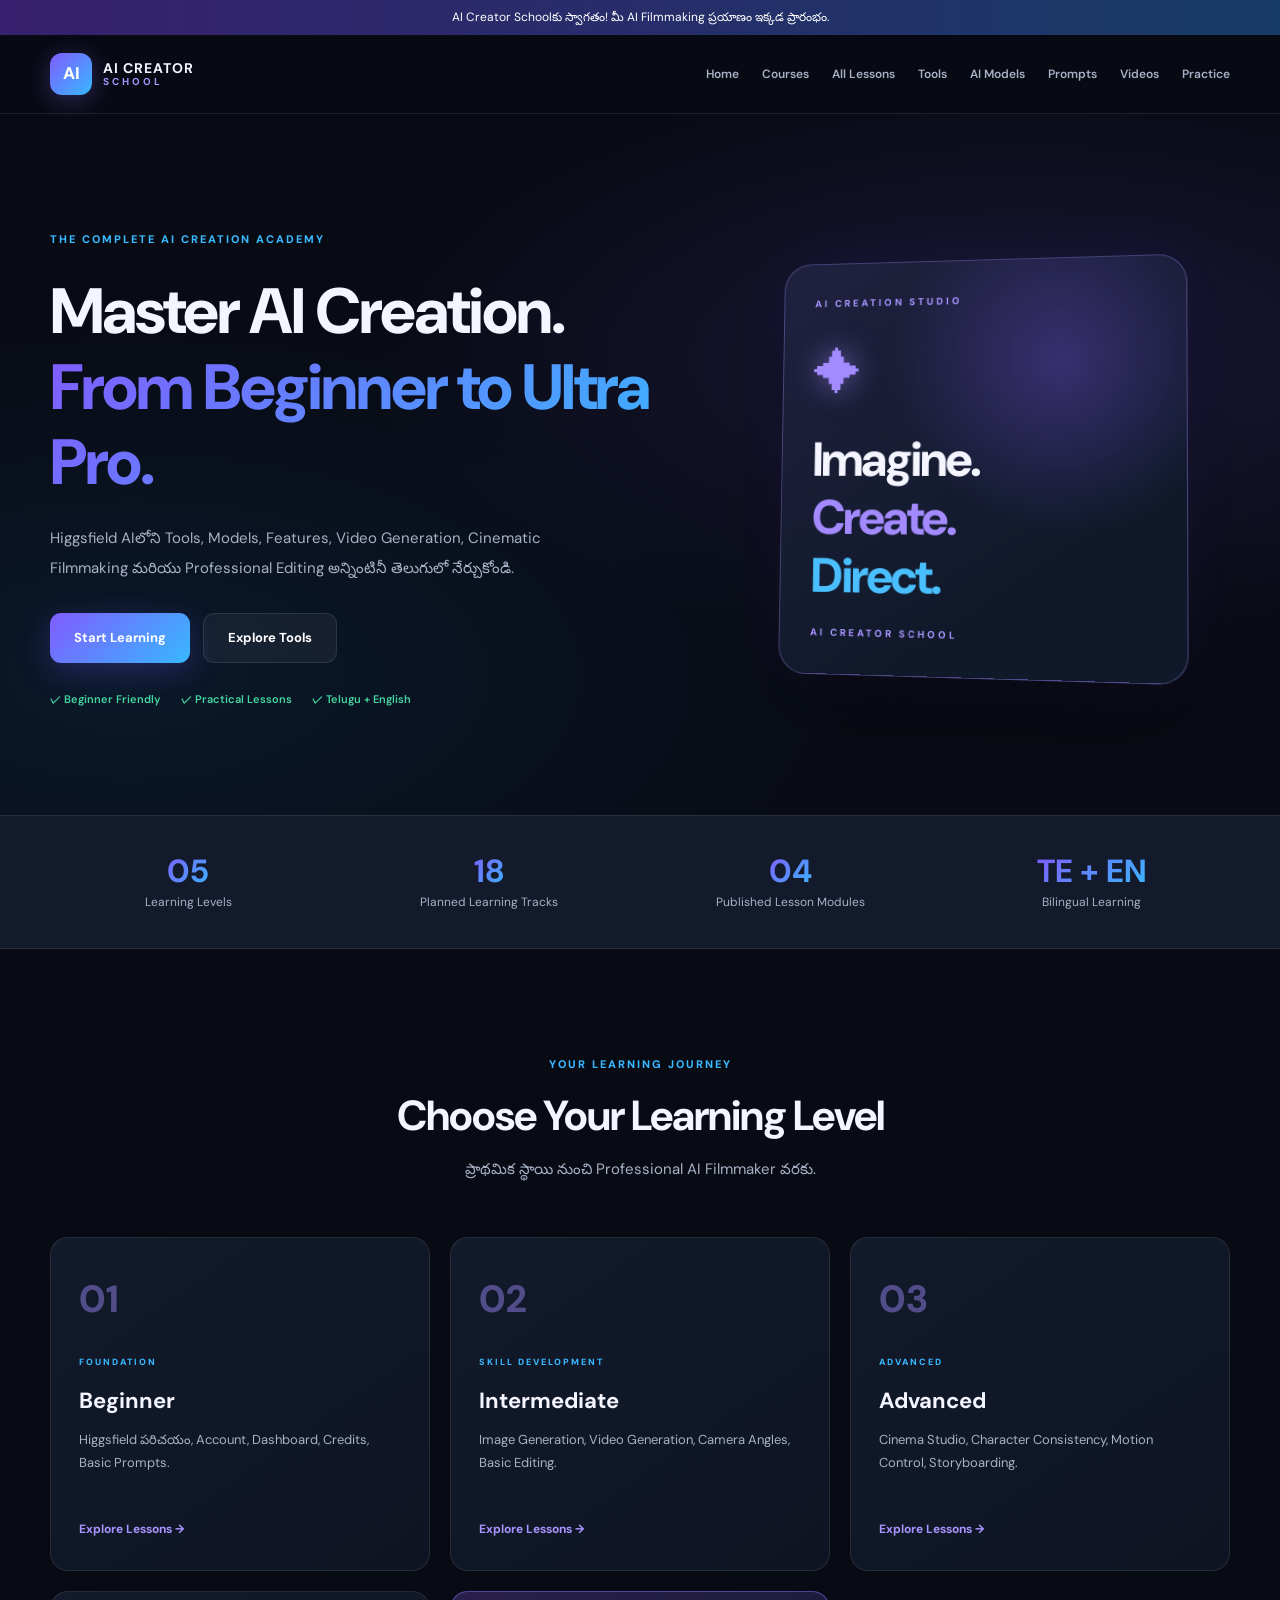
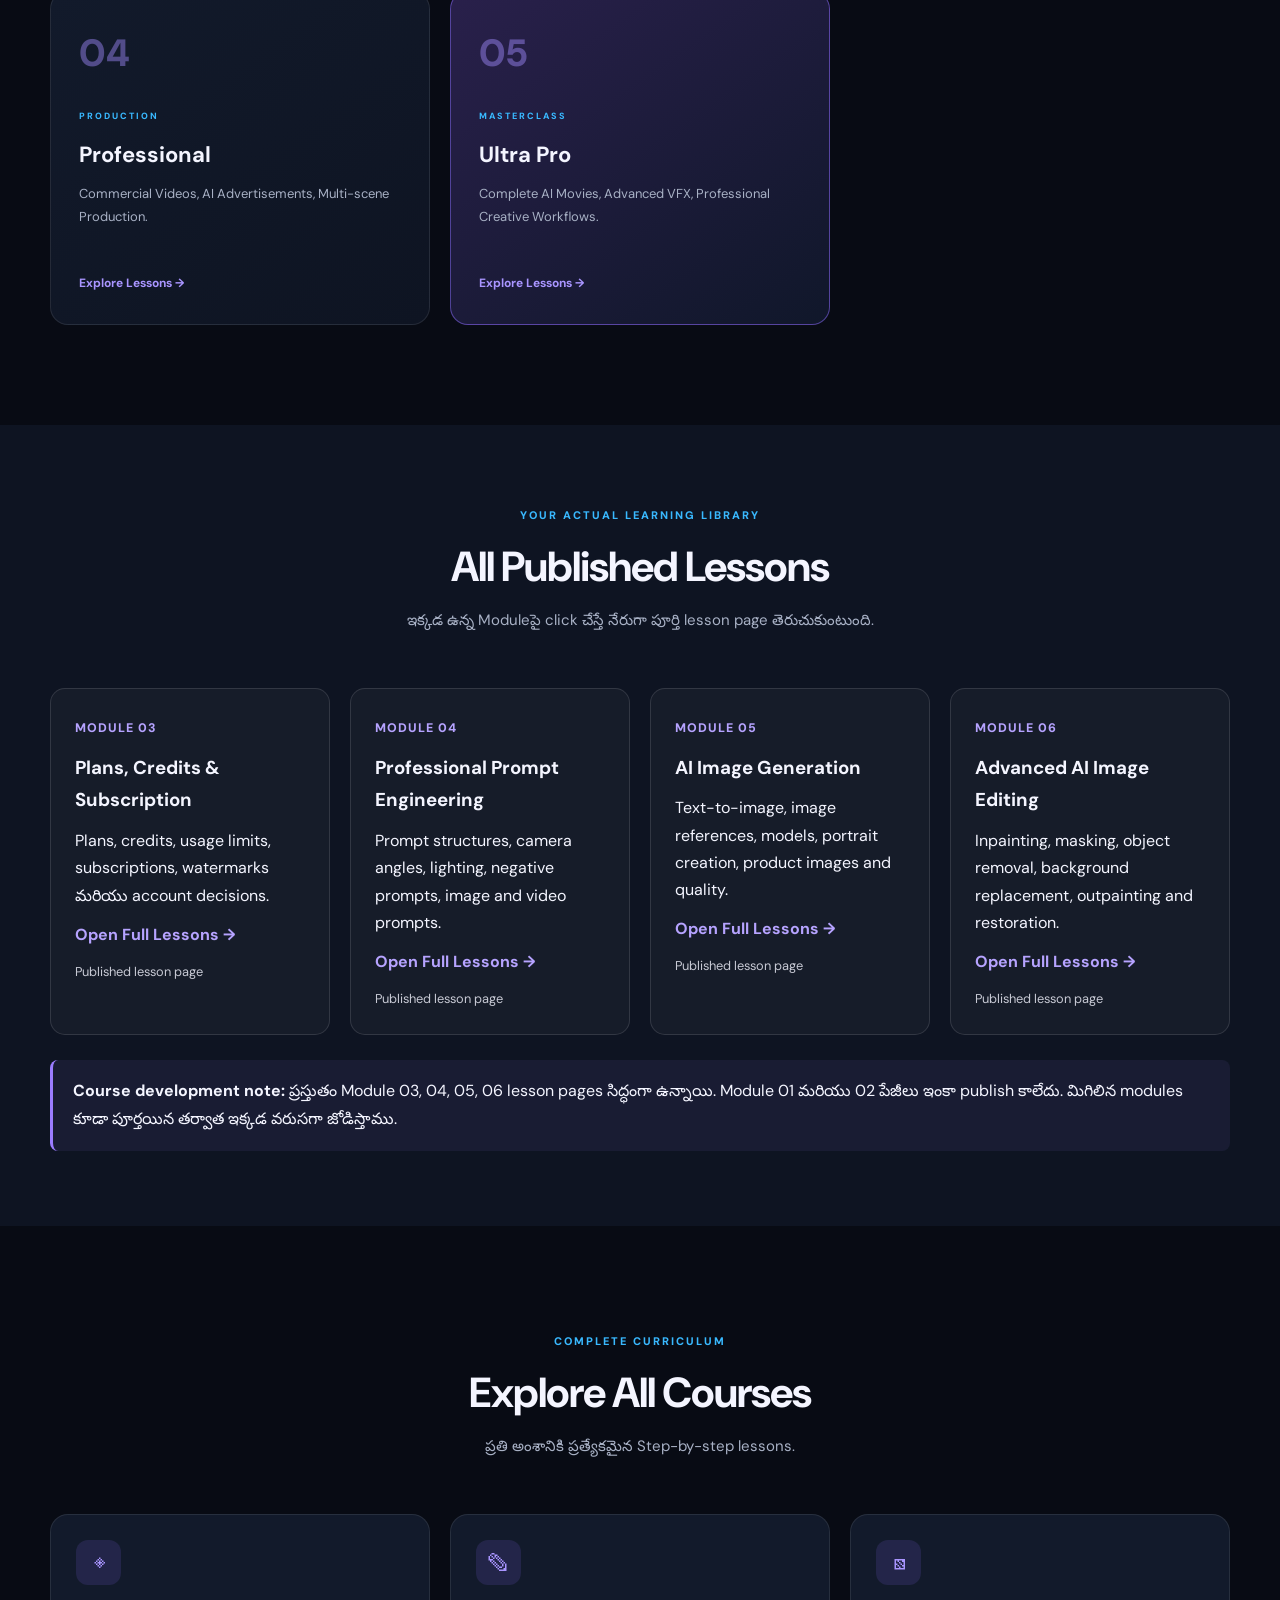
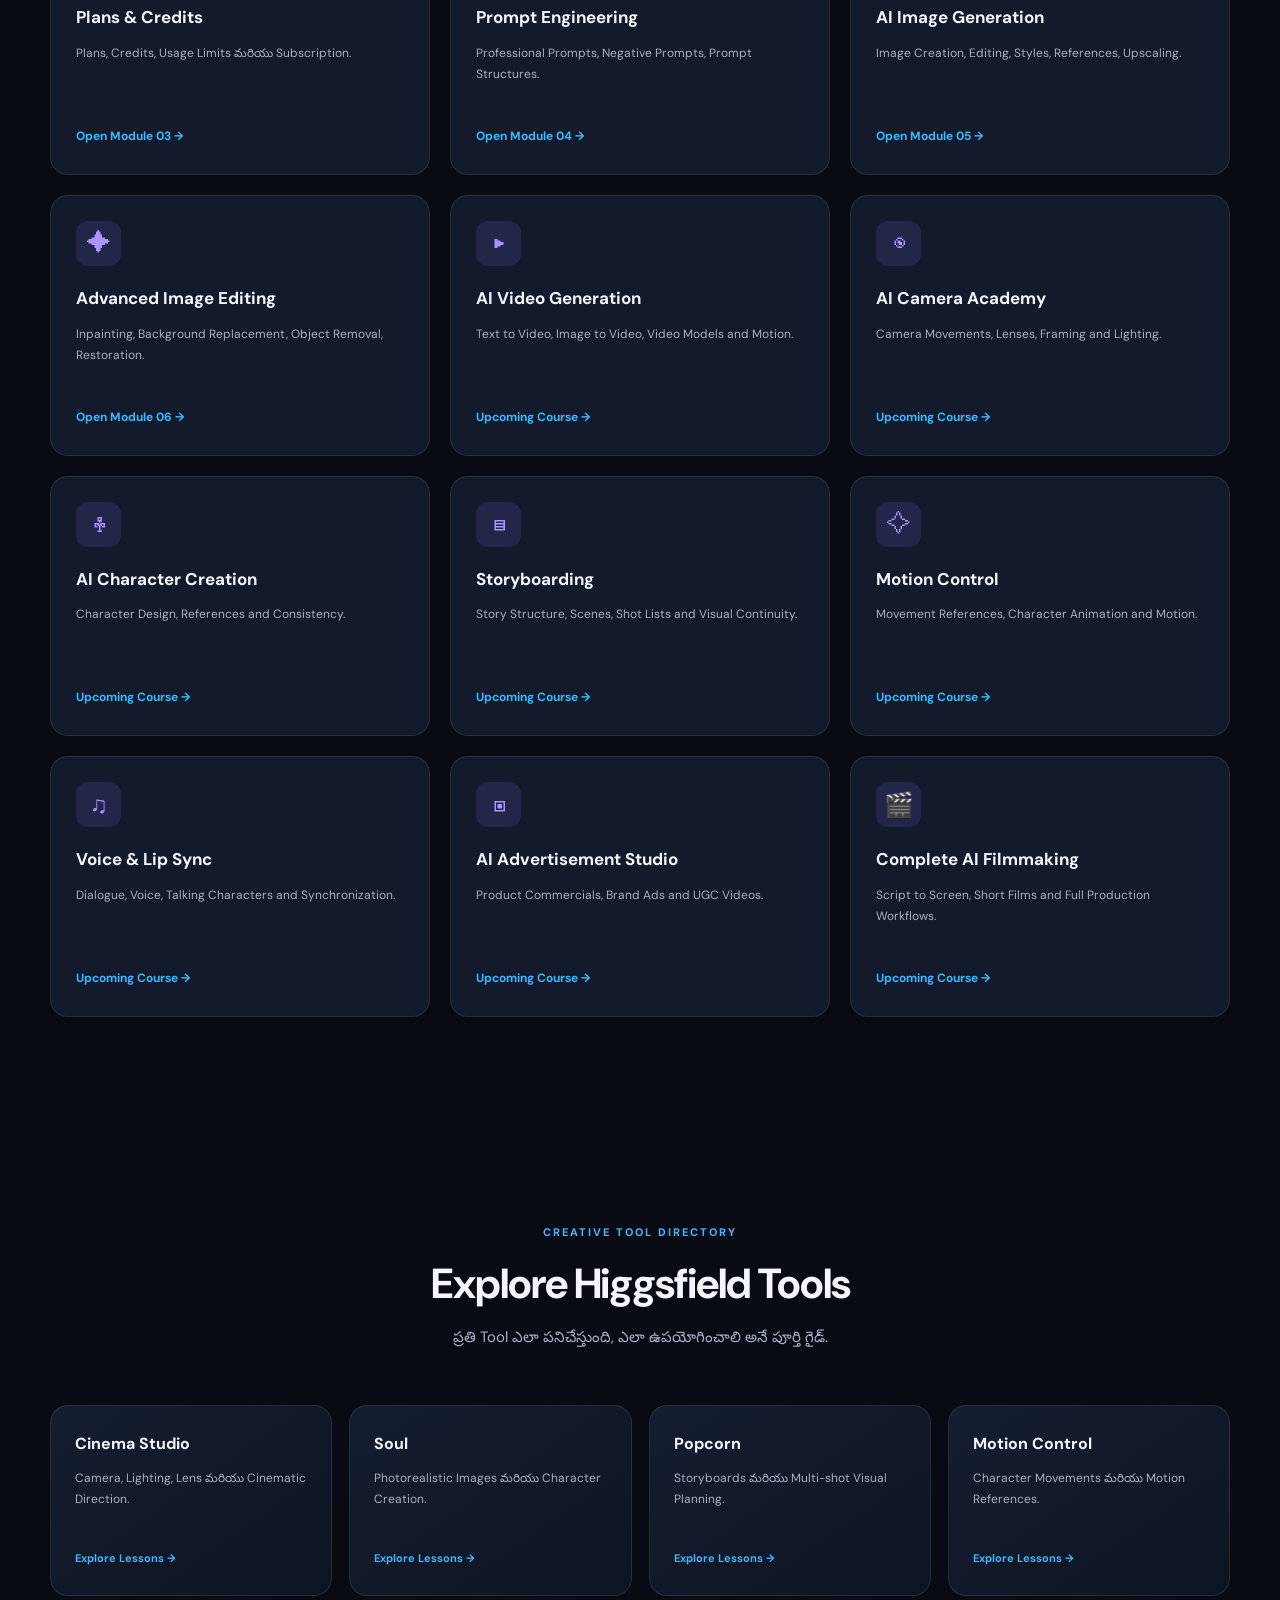
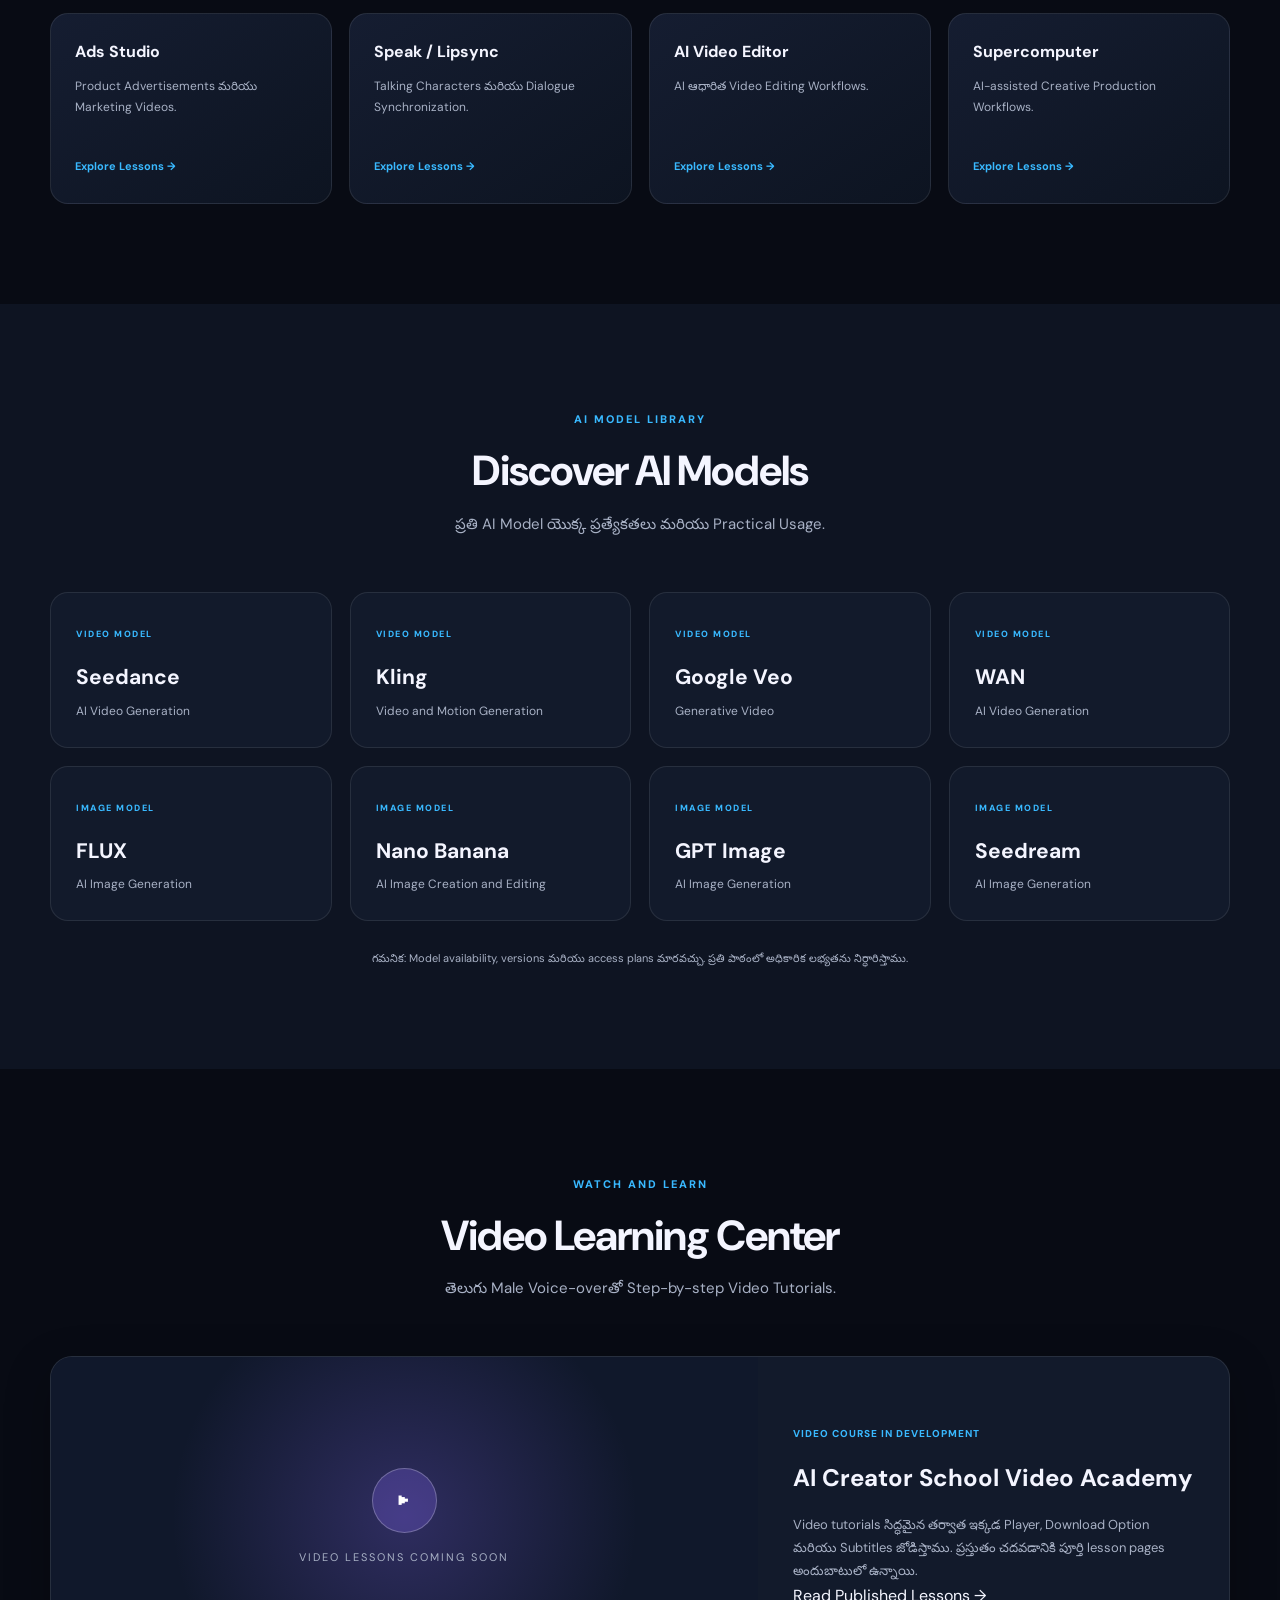
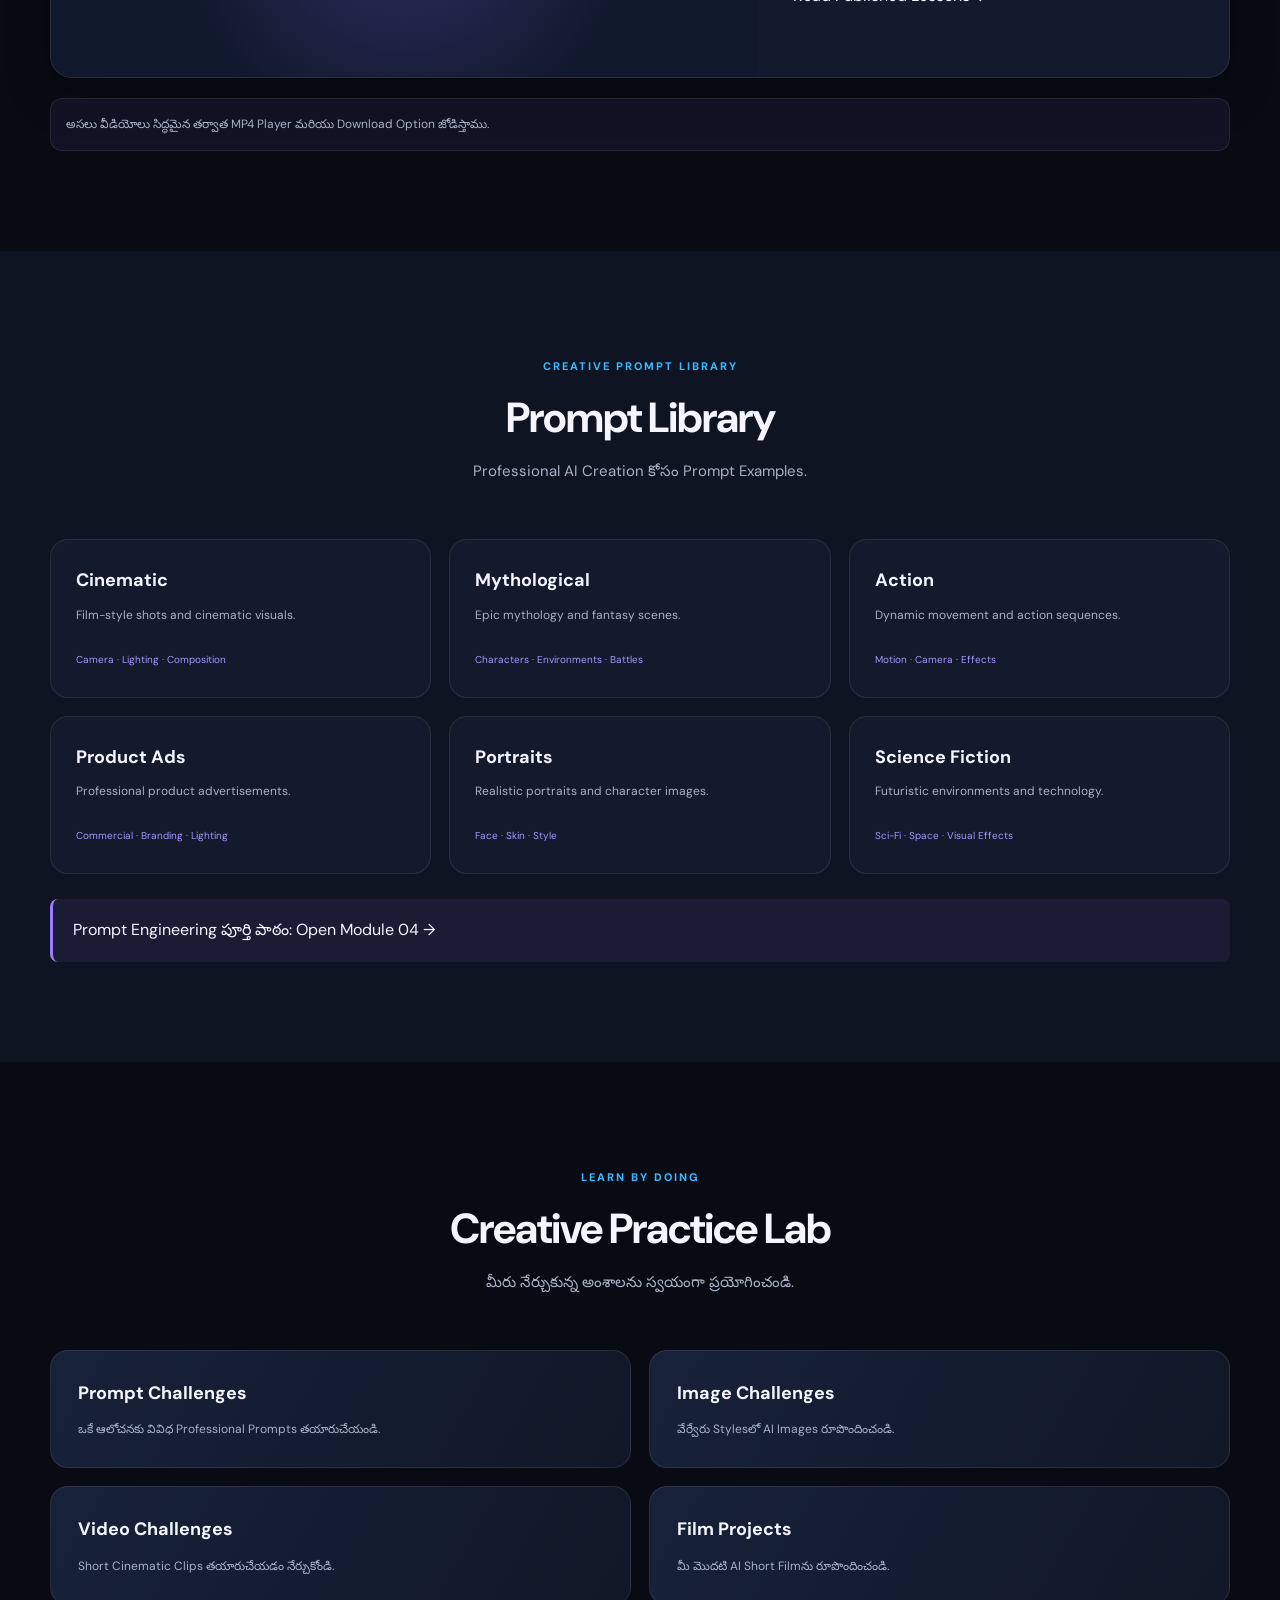
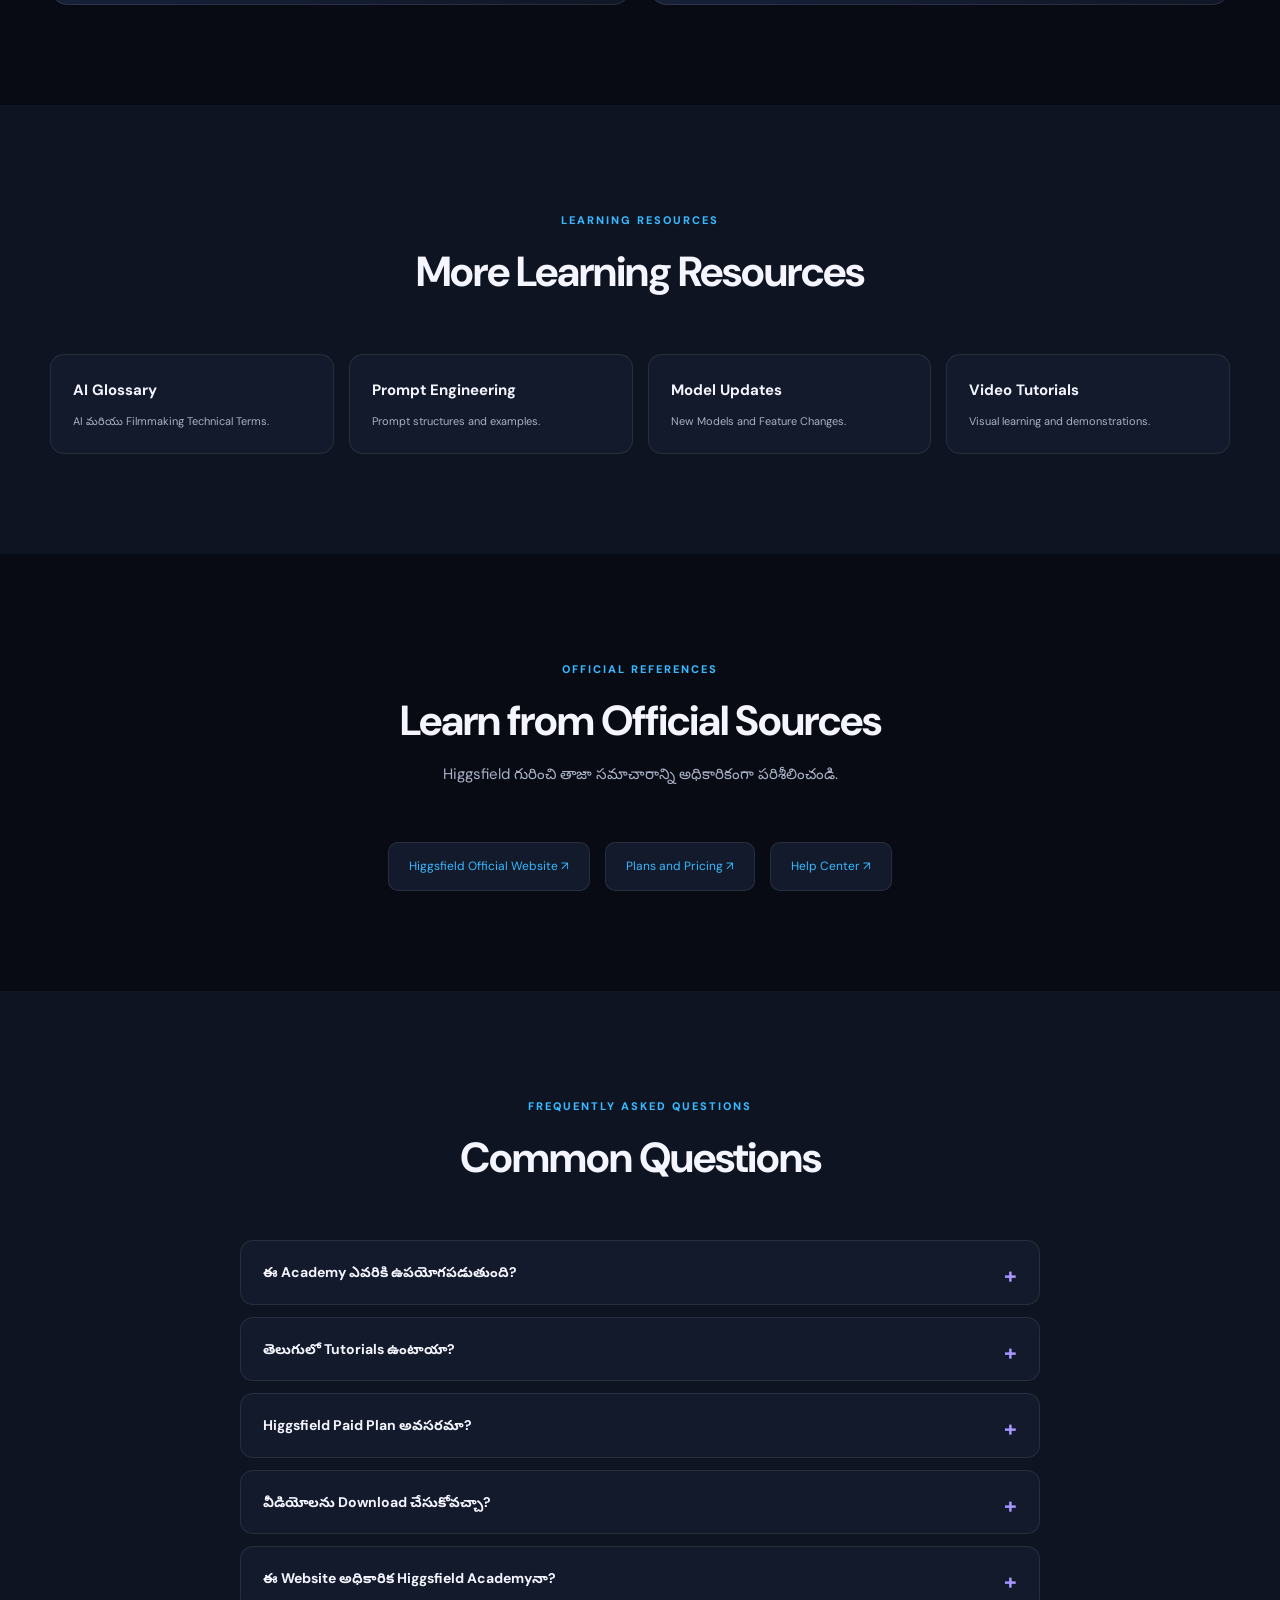
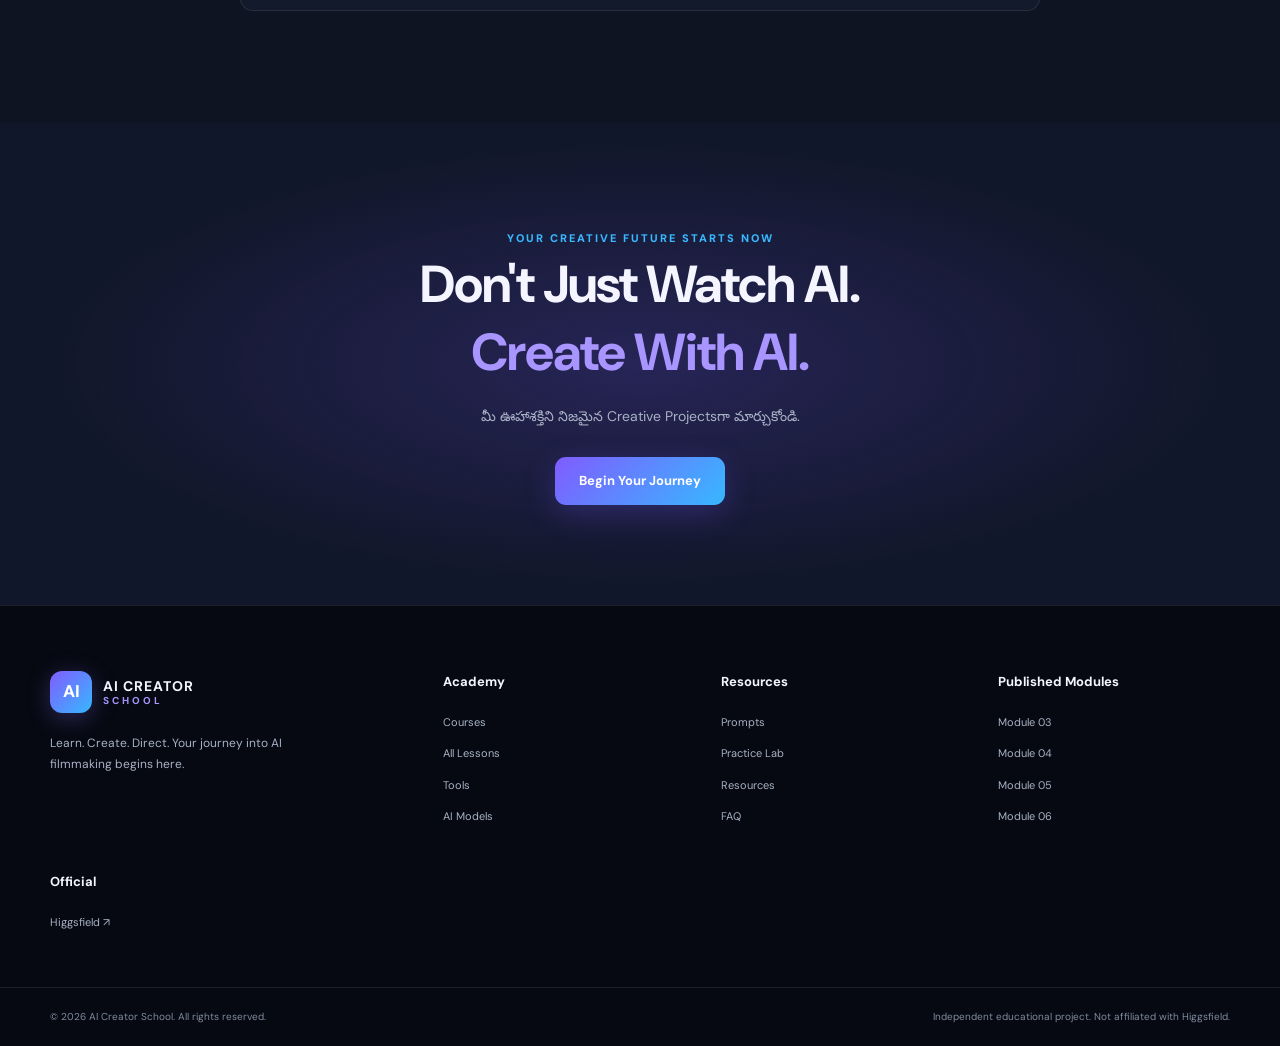
<file: index.html>
<!DOCTYPE html>
<html lang="te">
<head>
  <meta charset="UTF-8">
  <meta name="viewport" content="width=device-width, initial-scale=1.0">

  <title>AI Creator School | Complete AI Filmmaking Academy</title>

  <meta name="description" content="Learn Higgsfield AI from beginner to Ultra Pro in Telugu and English. Explore complete AI image editing, image generation, prompt engineering and filmmaking lessons.">
  <meta name="keywords" content="AI Creator School, Higgsfield AI Telugu, AI Filmmaking, AI Video Tutorials, AI Image Generation">
  <meta name="author" content="AI Creator School">
  <meta name="robots" content="index, follow">
  <meta name="theme-color" content="#080B14">

  <meta property="og:title" content="AI Creator School">
  <meta property="og:description" content="Master AI Creation from Beginner to Ultra Pro. Learn in Telugu.">
  <meta property="og:type" content="website">

  <link rel="icon" href="favicon.ico">
  <link rel="manifest" href="manifest.json">

  <link rel="preconnect" href="https://fonts.googleapis.com">
  <link rel="preconnect" href="https://fonts.gstatic.com" crossorigin>

  <link href="https://fonts.googleapis.com/css2?family=DM+Sans:wght@400;500;600;700;800&family=Noto+Sans+Telugu:wght@400;500;600;700;800&display=swap" rel="stylesheet">

  <link rel="stylesheet" href="style.css">
  <script src="script.js" defer></script>

  <style>
    .all-lessons-section {
      padding: 75px 0;
    }

    .lesson-list-grid {
      display: grid;
      grid-template-columns: repeat(auto-fit, minmax(250px, 1fr));
      gap: 20px;
      margin-top: 35px;
    }

    .lesson-link-card {
      display: block;
      padding: 24px;
      border: 1px solid rgba(255,255,255,.12);
      border-radius: 15px;
      background: rgba(255,255,255,.035);
      color: inherit;
      text-decoration: none;
      transition: transform .25s ease, border-color .25s ease;
    }

    .lesson-link-card:hover {
      transform: translateY(-5px);
      border-color: #9b7cff;
    }

    .lesson-link-card .module-label {
      display: inline-block;
      color: #b6a3ff;
      font-size: .78rem;
      font-weight: 800;
      letter-spacing: 1px;
      margin-bottom: 12px;
    }

    .lesson-link-card h3 {
      margin: 0 0 10px;
    }

    .lesson-link-card p {
      line-height: 1.7;
    }

    .lesson-link-card .open-lesson {
      display: inline-block;
      margin-top: 12px;
      font-weight: 700;
      color: #b6a3ff;
    }

    .lesson-status {
      font-size: .8rem;
      opacity: .8;
      margin-top: 12px;
    }

    .curriculum-note {
      padding: 17px 20px;
      margin-top: 25px;
      border-left: 3px solid #9b7cff;
      border-radius: 8px;
      background: rgba(155,124,255,.08);
      line-height: 1.8;
    }

    .course-card a,
    .level-card a {
      display: inline-block;
    }

    html {
      scroll-behavior: smooth;
    }
  </style>
</head>

<body>

<a class="skip-link" href="#main-content">Skip to content</a>

<div class="announcement-bar">
  <div class="container">
    <p>AI Creator Schoolకు స్వాగతం! మీ AI Filmmaking ప్రయాణం ఇక్కడ ప్రారంభం.</p>
  </div>
</div>

<header class="site-header">
  <div class="container header-container">

    <a class="brand" href="#home">
      <span class="brand-icon">AI</span>
      <span class="brand-text">
        <strong>AI CREATOR</strong>
        <small>SCHOOL</small>
      </span>
    </a>

    <button class="menu-toggle"
      aria-label="Open menu"
      aria-expanded="false"
      aria-controls="primary-navigation">
      <span></span>
      <span></span>
      <span></span>
    </button>

    <nav class="primary-navigation" id="primary-navigation">
      <a href="#home">Home</a>
      <a href="#learning-path">Courses</a>
      <a href="#all-lessons">All Lessons</a>
      <a href="#tools">Tools</a>
      <a href="#models">AI Models</a>
      <a href="#prompts">Prompts</a>
      <a href="#video-lessons">Videos</a>
      <a href="#practice">Practice</a>
    </nav>

  </div>
</header>

<main id="main-content">

<section class="hero-section" id="home">
  <div class="container hero-container">

    <div class="hero-content">
      <span class="eyebrow">THE COMPLETE AI CREATION ACADEMY</span>

      <h1>
        Master AI Creation.
        <span>From Beginner to Ultra Pro.</span>
      </h1>

      <p>
        Higgsfield AIలోని Tools, Models, Features,
        Video Generation, Cinematic Filmmaking మరియు
        Professional Editing అన్నింటినీ తెలుగులో నేర్చుకోండి.
      </p>

      <div class="hero-actions">
        <a href="#all-lessons" class="button button-primary">
          Start Learning
        </a>
        <a href="#tools" class="button button-secondary">
          Explore Tools
        </a>
      </div>

      <div class="hero-highlights">
        <span>✓ Beginner Friendly</span>
        <span>✓ Practical Lessons</span>
        <span>✓ Telugu + English</span>
      </div>
    </div>

    <div class="hero-visual">
      <div class="hero-visual-card">
        <span class="visual-label">AI CREATION STUDIO</span>
        <div class="visual-main">
          <span class="visual-icon">✦</span>
          <h2>Imagine.</h2>
          <h2>Create.</h2>
          <h2>Direct.</h2>
        </div>
        <span class="visual-footer">AI CREATOR SCHOOL</span>
      </div>
    </div>

  </div>
</section>

<section class="stats-section">
  <div class="container stats-grid">

    <div class="stat-item">
      <strong>05</strong>
      <span>Learning Levels</span>
    </div>

    <div class="stat-item">
      <strong>18</strong>
      <span>Planned Learning Tracks</span>
    </div>

    <div class="stat-item">
      <strong>04</strong>
      <span>Published Lesson Modules</span>
    </div>

    <div class="stat-item">
      <strong>TE + EN</strong>
      <span>Bilingual Learning</span>
    </div>

  </div>
</section>

<section class="section" id="learning-path">
  <div class="container">

    <div class="section-heading">
      <span class="eyebrow">YOUR LEARNING JOURNEY</span>
      <h2>Choose Your Learning Level</h2>
      <p>ప్రాథమిక స్థాయి నుంచి Professional AI Filmmaker వరకు.</p>
    </div>

    <div class="level-grid">

      <article class="level-card">
        <span class="level-number">01</span>
        <span class="level-tag">FOUNDATION</span>
        <h3>Beginner</h3>
        <p>Higgsfield పరిచయం, Account, Dashboard, Credits, Basic Prompts.</p>
        <a href="#all-lessons">Explore Lessons →</a>
      </article>

      <article class="level-card">
        <span class="level-number">02</span>
        <span class="level-tag">SKILL DEVELOPMENT</span>
        <h3>Intermediate</h3>
        <p>Image Generation, Video Generation, Camera Angles, Basic Editing.</p>
        <a href="#all-lessons">Explore Lessons →</a>
      </article>

      <article class="level-card">
        <span class="level-number">03</span>
        <span class="level-tag">ADVANCED</span>
        <h3>Advanced</h3>
        <p>Cinema Studio, Character Consistency, Motion Control, Storyboarding.</p>
        <a href="#all-lessons">Explore Lessons →</a>
      </article>

      <article class="level-card">
        <span class="level-number">04</span>
        <span class="level-tag">PRODUCTION</span>
        <h3>Professional</h3>
        <p>Commercial Videos, AI Advertisements, Multi-scene Production.</p>
        <a href="#all-lessons">Explore Lessons →</a>
      </article>

      <article class="level-card featured-level">
        <span class="level-number">05</span>
        <span class="level-tag">MASTERCLASS</span>
        <h3>Ultra Pro</h3>
        <p>Complete AI Movies, Advanced VFX, Professional Creative Workflows.</p>
        <a href="#all-lessons">Explore Lessons →</a>
      </article>

    </div>
  </div>
</section>

<!-- ALL PUBLISHED LESSONS -->
<section class="section section-alt all-lessons-section" id="all-lessons">
  <div class="container">

    <div class="section-heading">
      <span class="eyebrow">YOUR ACTUAL LEARNING LIBRARY</span>
      <h2>All Published Lessons</h2>
      <p>ఇక్కడ ఉన్న Moduleపై click చేస్తే నేరుగా పూర్తి lesson page తెరుచుకుంటుంది.</p>
    </div>

    <div class="lesson-list-grid">

      <a class="lesson-link-card" href="lessons/module-03.html">
        <span class="module-label">MODULE 03</span>
        <h3>Plans, Credits & Subscription</h3>
        <p>Plans, credits, usage limits, subscriptions, watermarks మరియు account decisions.</p>
        <span class="open-lesson">Open Full Lessons →</span>
        <p class="lesson-status">Published lesson page</p>
      </a>

      <a class="lesson-link-card" href="lessons/module-04.html">
        <span class="module-label">MODULE 04</span>
        <h3>Professional Prompt Engineering</h3>
        <p>Prompt structures, camera angles, lighting, negative prompts, image and video prompts.</p>
        <span class="open-lesson">Open Full Lessons →</span>
        <p class="lesson-status">Published lesson page</p>
      </a>

      <a class="lesson-link-card" href="lessons/module-05.html">
        <span class="module-label">MODULE 05</span>
        <h3>AI Image Generation</h3>
        <p>Text-to-image, image references, models, portrait creation, product images and quality.</p>
        <span class="open-lesson">Open Full Lessons →</span>
        <p class="lesson-status">Published lesson page</p>
      </a>

      <a class="lesson-link-card" href="lessons/module-06.html">
        <span class="module-label">MODULE 06</span>
        <h3>Advanced AI Image Editing</h3>
        <p>Inpainting, masking, object removal, background replacement, outpainting and restoration.</p>
        <span class="open-lesson">Open Full Lessons →</span>
        <p class="lesson-status">Published lesson page</p>
      </a>

    </div>

    <div class="curriculum-note">
      <strong>Course development note:</strong>
      ప్రస్తుతం Module 03, 04, 05, 06 lesson pages సిద్ధంగా ఉన్నాయి.
      Module 01 మరియు 02 పేజీలు ఇంకా publish కాలేదు.
      మిగిలిన modules కూడా పూర్తయిన తర్వాత ఇక్కడ వరుసగా జోడిస్తాము.
    </div>

  </div>
</section>

<section class="section" id="courses">
  <div class="container">

    <div class="section-heading">
      <span class="eyebrow">COMPLETE CURRICULUM</span>
      <h2>Explore All Courses</h2>
      <p>ప్రతి అంశానికి ప్రత్యేకమైన Step-by-step lessons.</p>
    </div>

    <div class="course-grid">

      <article class="course-card">
        <span class="course-icon">◈</span>
        <h3>Plans & Credits</h3>
        <p>Plans, Credits, Usage Limits మరియు Subscription.</p>
        <a href="lessons/module-03.html">Open Module 03 →</a>
      </article>

      <article class="course-card">
        <span class="course-icon">✎</span>
        <h3>Prompt Engineering</h3>
        <p>Professional Prompts, Negative Prompts, Prompt Structures.</p>
        <a href="lessons/module-04.html">Open Module 04 →</a>
      </article>

      <article class="course-card">
        <span class="course-icon">▧</span>
        <h3>AI Image Generation</h3>
        <p>Image Creation, Editing, Styles, References, Upscaling.</p>
        <a href="lessons/module-05.html">Open Module 05 →</a>
      </article>

      <article class="course-card">
        <span class="course-icon">✦</span>
        <h3>Advanced Image Editing</h3>
        <p>Inpainting, Background Replacement, Object Removal, Restoration.</p>
        <a href="lessons/module-06.html">Open Module 06 →</a>
      </article>

      <article class="course-card">
        <span class="course-icon">▶</span>
        <h3>AI Video Generation</h3>
        <p>Text to Video, Image to Video, Video Models and Motion.</p>
        <a href="#all-lessons">Upcoming Course →</a>
      </article>

      <article class="course-card">
        <span class="course-icon">◉</span>
        <h3>AI Camera Academy</h3>
        <p>Camera Movements, Lenses, Framing and Lighting.</p>
        <a href="#all-lessons">Upcoming Course →</a>
      </article>

      <article class="course-card">
        <span class="course-icon">♧</span>
        <h3>AI Character Creation</h3>
        <p>Character Design, References and Consistency.</p>
        <a href="#all-lessons">Upcoming Course →</a>
      </article>

      <article class="course-card">
        <span class="course-icon">▤</span>
        <h3>Storyboarding</h3>
        <p>Story Structure, Scenes, Shot Lists and Visual Continuity.</p>
        <a href="#all-lessons">Upcoming Course →</a>
      </article>

      <article class="course-card">
        <span class="course-icon">✧</span>
        <h3>Motion Control</h3>
        <p>Movement References, Character Animation and Motion.</p>
        <a href="#all-lessons">Upcoming Course →</a>
      </article>

      <article class="course-card">
        <span class="course-icon">♫</span>
        <h3>Voice & Lip Sync</h3>
        <p>Dialogue, Voice, Talking Characters and Synchronization.</p>
        <a href="#all-lessons">Upcoming Course →</a>
      </article>

      <article class="course-card">
        <span class="course-icon">▣</span>
        <h3>AI Advertisement Studio</h3>
        <p>Product Commercials, Brand Ads and UGC Videos.</p>
        <a href="#all-lessons">Upcoming Course →</a>
      </article>

      <article class="course-card">
        <span class="course-icon">🎬</span>
        <h3>Complete AI Filmmaking</h3>
        <p>Script to Screen, Short Films and Full Production Workflows.</p>
        <a href="#all-lessons">Upcoming Course →</a>
      </article>

    </div>
  </div>
</section>

<section class="section" id="tools">
  <div class="container">

    <div class="section-heading">
      <span class="eyebrow">CREATIVE TOOL DIRECTORY</span>
      <h2>Explore Higgsfield Tools</h2>
      <p>ప్రతి Tool ఎలా పనిచేస్తుంది, ఎలా ఉపయోగించాలి అనే పూర్తి గైడ్.</p>
    </div>

    <div class="tool-grid">

      <article class="tool-card">
        <h3>Cinema Studio</h3>
        <p>Camera, Lighting, Lens మరియు Cinematic Direction.</p>
        <a href="#all-lessons">Explore Lessons →</a>
      </article>

      <article class="tool-card">
        <h3>Soul</h3>
        <p>Photorealistic Images మరియు Character Creation.</p>
        <a href="#all-lessons">Explore Lessons →</a>
      </article>

      <article class="tool-card">
        <h3>Popcorn</h3>
        <p>Storyboards మరియు Multi-shot Visual Planning.</p>
        <a href="#all-lessons">Explore Lessons →</a>
      </article>

      <article class="tool-card">
        <h3>Motion Control</h3>
        <p>Character Movements మరియు Motion References.</p>
        <a href="#all-lessons">Explore Lessons →</a>
      </article>

      <article class="tool-card">
        <h3>Ads Studio</h3>
        <p>Product Advertisements మరియు Marketing Videos.</p>
        <a href="#all-lessons">Explore Lessons →</a>
      </article>

      <article class="tool-card">
        <h3>Speak / Lipsync</h3>
        <p>Talking Characters మరియు Dialogue Synchronization.</p>
        <a href="#all-lessons">Explore Lessons →</a>
      </article>

      <article class="tool-card">
        <h3>AI Video Editor</h3>
        <p>AI ఆధారిత Video Editing Workflows.</p>
        <a href="#all-lessons">Explore Lessons →</a>
      </article>

      <article class="tool-card">
        <h3>Supercomputer</h3>
        <p>AI-assisted Creative Production Workflows.</p>
        <a href="#all-lessons">Explore Lessons →</a>
      </article>

    </div>
  </div>
</section>

<section class="section section-alt" id="models">
  <div class="container">

    <div class="section-heading">
      <span class="eyebrow">AI MODEL LIBRARY</span>
      <h2>Discover AI Models</h2>
      <p>ప్రతి AI Model యొక్క ప్రత్యేకతలు మరియు Practical Usage.</p>
    </div>

    <div class="model-grid">

      <article class="model-card">
        <span>VIDEO MODEL</span>
        <h3>Seedance</h3>
        <p>AI Video Generation</p>
      </article>

      <article class="model-card">
        <span>VIDEO MODEL</span>
        <h3>Kling</h3>
        <p>Video and Motion Generation</p>
      </article>

      <article class="model-card">
        <span>VIDEO MODEL</span>
        <h3>Google Veo</h3>
        <p>Generative Video</p>
      </article>

      <article class="model-card">
        <span>VIDEO MODEL</span>
        <h3>WAN</h3>
        <p>AI Video Generation</p>
      </article>

      <article class="model-card">
        <span>IMAGE MODEL</span>
        <h3>FLUX</h3>
        <p>AI Image Generation</p>
      </article>

      <article class="model-card">
        <span>IMAGE MODEL</span>
        <h3>Nano Banana</h3>
        <p>AI Image Creation and Editing</p>
      </article>

      <article class="model-card">
        <span>IMAGE MODEL</span>
        <h3>GPT Image</h3>
        <p>AI Image Generation</p>
      </article>

      <article class="model-card">
        <span>IMAGE MODEL</span>
        <h3>Seedream</h3>
        <p>AI Image Generation</p>
      </article>

    </div>

    <p class="section-note">
      గమనిక: Model availability, versions మరియు access plans మారవచ్చు.
      ప్రతి పాఠంలో అధికారిక లభ్యతను నిర్ధారిస్తాము.
    </p>

  </div>
</section>

<section class="section" id="video-lessons">
  <div class="container">

    <div class="section-heading">
      <span class="eyebrow">WATCH AND LEARN</span>
      <h2>Video Learning Center</h2>
      <p>తెలుగు Male Voice-overతో Step-by-step Video Tutorials.</p>
    </div>

    <div class="video-feature">
      <div class="video-placeholder">
        <span class="video-play-icon">▶</span>
        <span>VIDEO LESSONS COMING SOON</span>
      </div>

      <div class="video-info">
        <span class="lesson-tag">VIDEO COURSE IN DEVELOPMENT</span>
        <h3>AI Creator School Video Academy</h3>
        <p>
          Video tutorials సిద్ధమైన తర్వాత ఇక్కడ Player,
          Download Option మరియు Subtitles జోడిస్తాము.
          ప్రస్తుతం చదవడానికి పూర్తి lesson pages అందుబాటులో ఉన్నాయి.
        </p>
        <a href="#all-lessons">Read Published Lessons →</a>
      </div>
    </div>

    <div class="video-note">
      అసలు వీడియోలు సిద్ధమైన తర్వాత MP4 Player మరియు Download Option జోడిస్తాము.
    </div>

  </div>
</section>

<section class="section section-alt" id="prompts">
  <div class="container">

    <div class="section-heading">
      <span class="eyebrow">CREATIVE PROMPT LIBRARY</span>
      <h2>Prompt Library</h2>
      <p>Professional AI Creation కోసం Prompt Examples.</p>
    </div>

    <div class="prompt-grid">

      <article class="prompt-card">
        <h3>Cinematic</h3>
        <p>Film-style shots and cinematic visuals.</p>
        <span>Camera · Lighting · Composition</span>
      </article>

      <article class="prompt-card">
        <h3>Mythological</h3>
        <p>Epic mythology and fantasy scenes.</p>
        <span>Characters · Environments · Battles</span>
      </article>

      <article class="prompt-card">
        <h3>Action</h3>
        <p>Dynamic movement and action sequences.</p>
        <span>Motion · Camera · Effects</span>
      </article>

      <article class="prompt-card">
        <h3>Product Ads</h3>
        <p>Professional product advertisements.</p>
        <span>Commercial · Branding · Lighting</span>
      </article>

      <article class="prompt-card">
        <h3>Portraits</h3>
        <p>Realistic portraits and character images.</p>
        <span>Face · Skin · Style</span>
      </article>

      <article class="prompt-card">
        <h3>Science Fiction</h3>
        <p>Futuristic environments and technology.</p>
        <span>Sci-Fi · Space · Visual Effects</span>
      </article>

    </div>

    <div class="curriculum-note">
      Prompt Engineering పూర్తి పాఠం:
      <a href="lessons/module-04.html">Open Module 04 →</a>
    </div>

  </div>
</section>

<section class="section" id="practice">
  <div class="container">

    <div class="section-heading">
      <span class="eyebrow">LEARN BY DOING</span>
      <h2>Creative Practice Lab</h2>
      <p>మీరు నేర్చుకున్న అంశాలను స్వయంగా ప్రయోగించండి.</p>
    </div>

    <div class="practice-grid">

      <article class="practice-card">
        <h3>Prompt Challenges</h3>
        <p>ఒకే ఆలోచనకు వివిధ Professional Prompts తయారుచేయండి.</p>
      </article>

      <article class="practice-card">
        <h3>Image Challenges</h3>
        <p>వేర్వేరు Stylesలో AI Images రూపొందించండి.</p>
      </article>

      <article class="practice-card">
        <h3>Video Challenges</h3>
        <p>Short Cinematic Clips తయారుచేయడం నేర్చుకోండి.</p>
      </article>

      <article class="practice-card">
        <h3>Film Projects</h3>
        <p>మీ మొదటి AI Short Filmను రూపొందించండి.</p>
      </article>

    </div>
  </div>
</section>

<section class="section section-alt" id="resources">
  <div class="container">

    <div class="section-heading">
      <span class="eyebrow">LEARNING RESOURCES</span>
      <h2>More Learning Resources</h2>
    </div>

    <div class="resource-grid">

      <a href="#courses" class="resource-card">
        <h3>AI Glossary</h3>
        <p>AI మరియు Filmmaking Technical Terms.</p>
      </a>

      <a href="lessons/module-04.html" class="resource-card">
        <h3>Prompt Engineering</h3>
        <p>Prompt structures and examples.</p>
      </a>

      <a href="#models" class="resource-card">
        <h3>Model Updates</h3>
        <p>New Models and Feature Changes.</p>
      </a>

      <a href="#video-lessons" class="resource-card">
        <h3>Video Tutorials</h3>
        <p>Visual learning and demonstrations.</p>
      </a>

    </div>
  </div>
</section>

<section class="section" id="official-resources">
  <div class="container">

    <div class="section-heading">
      <span class="eyebrow">OFFICIAL REFERENCES</span>
      <h2>Learn from Official Sources</h2>
      <p>Higgsfield గురించి తాజా సమాచారాన్ని అధికారికంగా పరిశీలించండి.</p>
    </div>

    <div class="official-links">

      <a href="https://higgsfield.ai/" target="_blank" rel="noopener noreferrer">
        Higgsfield Official Website ↗
      </a>

      <a href="https://higgsfield.ai/pricing" target="_blank" rel="noopener noreferrer">
        Plans and Pricing ↗
      </a>

      <a href="https://higgsfield.ai/creator-hub/help-center" target="_blank" rel="noopener noreferrer">
        Help Center ↗
      </a>

    </div>
  </div>
</section>

<section class="section section-alt" id="faq">
  <div class="container">

    <div class="section-heading">
      <span class="eyebrow">FREQUENTLY ASKED QUESTIONS</span>
      <h2>Common Questions</h2>
    </div>

    <div class="faq-list">

      <details>
        <summary>ఈ Academy ఎవరికి ఉపయోగపడుతుంది?</summary>
        <p>AI Creation మొదటిసారి నేర్చుకునేవారి నుంచి Professional Creators వరకు అందరికీ.</p>
      </details>

      <details>
        <summary>తెలుగులో Tutorials ఉంటాయా?</summary>
        <p>అవును. ప్రధాన వివరణ తెలుగులో ఉంటుంది. Technical Terms Englishలో ఉంటాయి.</p>
      </details>

      <details>
        <summary>Higgsfield Paid Plan అవసరమా?</summary>
        <p>ప్రాథమిక పాఠాలు Account లేకుండా నేర్చుకోవచ్చు. కొన్ని Practical Exercises కోసం సంబంధిత Featureకు తగిన Account లేదా Credits అవసరం కావచ్చు.</p>
      </details>

      <details>
        <summary>వీడియోలను Download చేసుకోవచ్చా?</summary>
        <p>అందుబాటులో ఉన్న Lessonsకు MP4 Download Option జోడించిన తర్వాత Download చేసుకోవచ్చు.</p>
      </details>

      <details>
        <summary>ఈ Website అధికారిక Higgsfield Academyనా?</summary>
        <p>కాదు. ఇది స్వతంత్ర విద్యా ప్రాజెక్ట్. Higgsfieldతో అధికారిక భాగస్వామ్యం ఉందని సూచించదు.</p>
      </details>

    </div>
  </div>
</section>

<section class="final-cta">
  <div class="container">
    <span class="eyebrow">YOUR CREATIVE FUTURE STARTS NOW</span>
    <h2>Don't Just Watch AI.</h2>
    <h2>Create With AI.</h2>
    <p>మీ ఊహాశక్తిని నిజమైన Creative Projectsగా మార్చుకోండి.</p>
    <a href="#all-lessons" class="button button-primary">
      Begin Your Journey
    </a>
  </div>
</section>

</main>

<footer class="site-footer">

  <div class="container footer-container">

    <div class="footer-brand">
      <a class="brand" href="#home">
        <span class="brand-icon">AI</span>
        <span class="brand-text">
          <strong>AI CREATOR</strong>
          <small>SCHOOL</small>
        </span>
      </a>

      <p>
        Learn. Create. Direct.
        Your journey into AI filmmaking begins here.
      </p>
    </div>

    <div class="footer-links">
      <h3>Academy</h3>
      <a href="#courses">Courses</a>
      <a href="#all-lessons">All Lessons</a>
      <a href="#tools">Tools</a>
      <a href="#models">AI Models</a>
    </div>

    <div class="footer-links">
      <h3>Resources</h3>
      <a href="#prompts">Prompts</a>
      <a href="#practice">Practice Lab</a>
      <a href="#resources">Resources</a>
      <a href="#faq">FAQ</a>
    </div>

    <div class="footer-links">
      <h3>Published Modules</h3>
      <a href="lessons/module-03.html">Module 03</a>
      <a href="lessons/module-04.html">Module 04</a>
      <a href="lessons/module-05.html">Module 05</a>
      <a href="lessons/module-06.html">Module 06</a>
    </div>

    <div class="footer-links">
      <h3>Official</h3>
      <a href="https://higgsfield.ai/" target="_blank" rel="noopener noreferrer">
        Higgsfield ↗
      </a>
    </div>

  </div>

  <div class="footer-bottom">
    <div class="container">
      <p>
        © <span id="current-year">2026</span>
        AI Creator School. All rights reserved.
      </p>

      <p>
        Independent educational project.
        Not affiliated with Higgsfield.
      </p>
    </div>
  </div>

</footer>

</body>
</html>
</file>
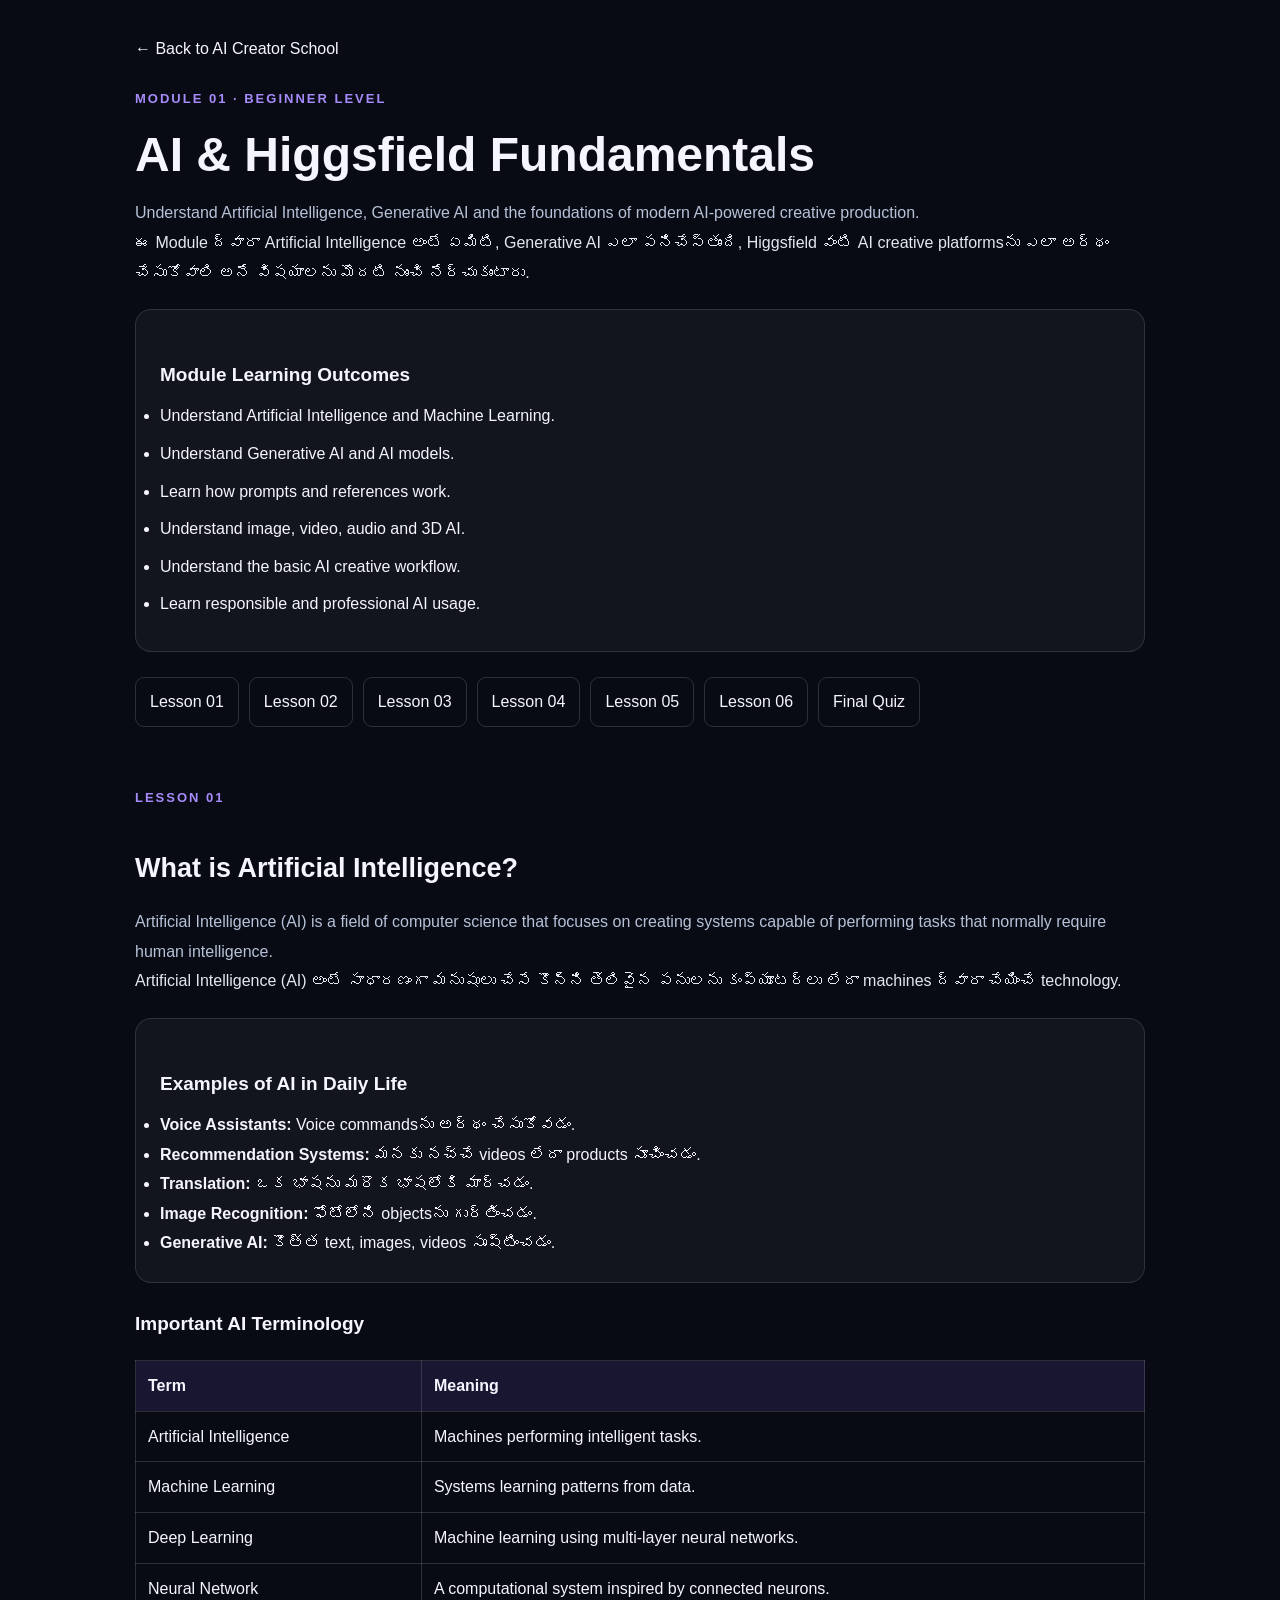
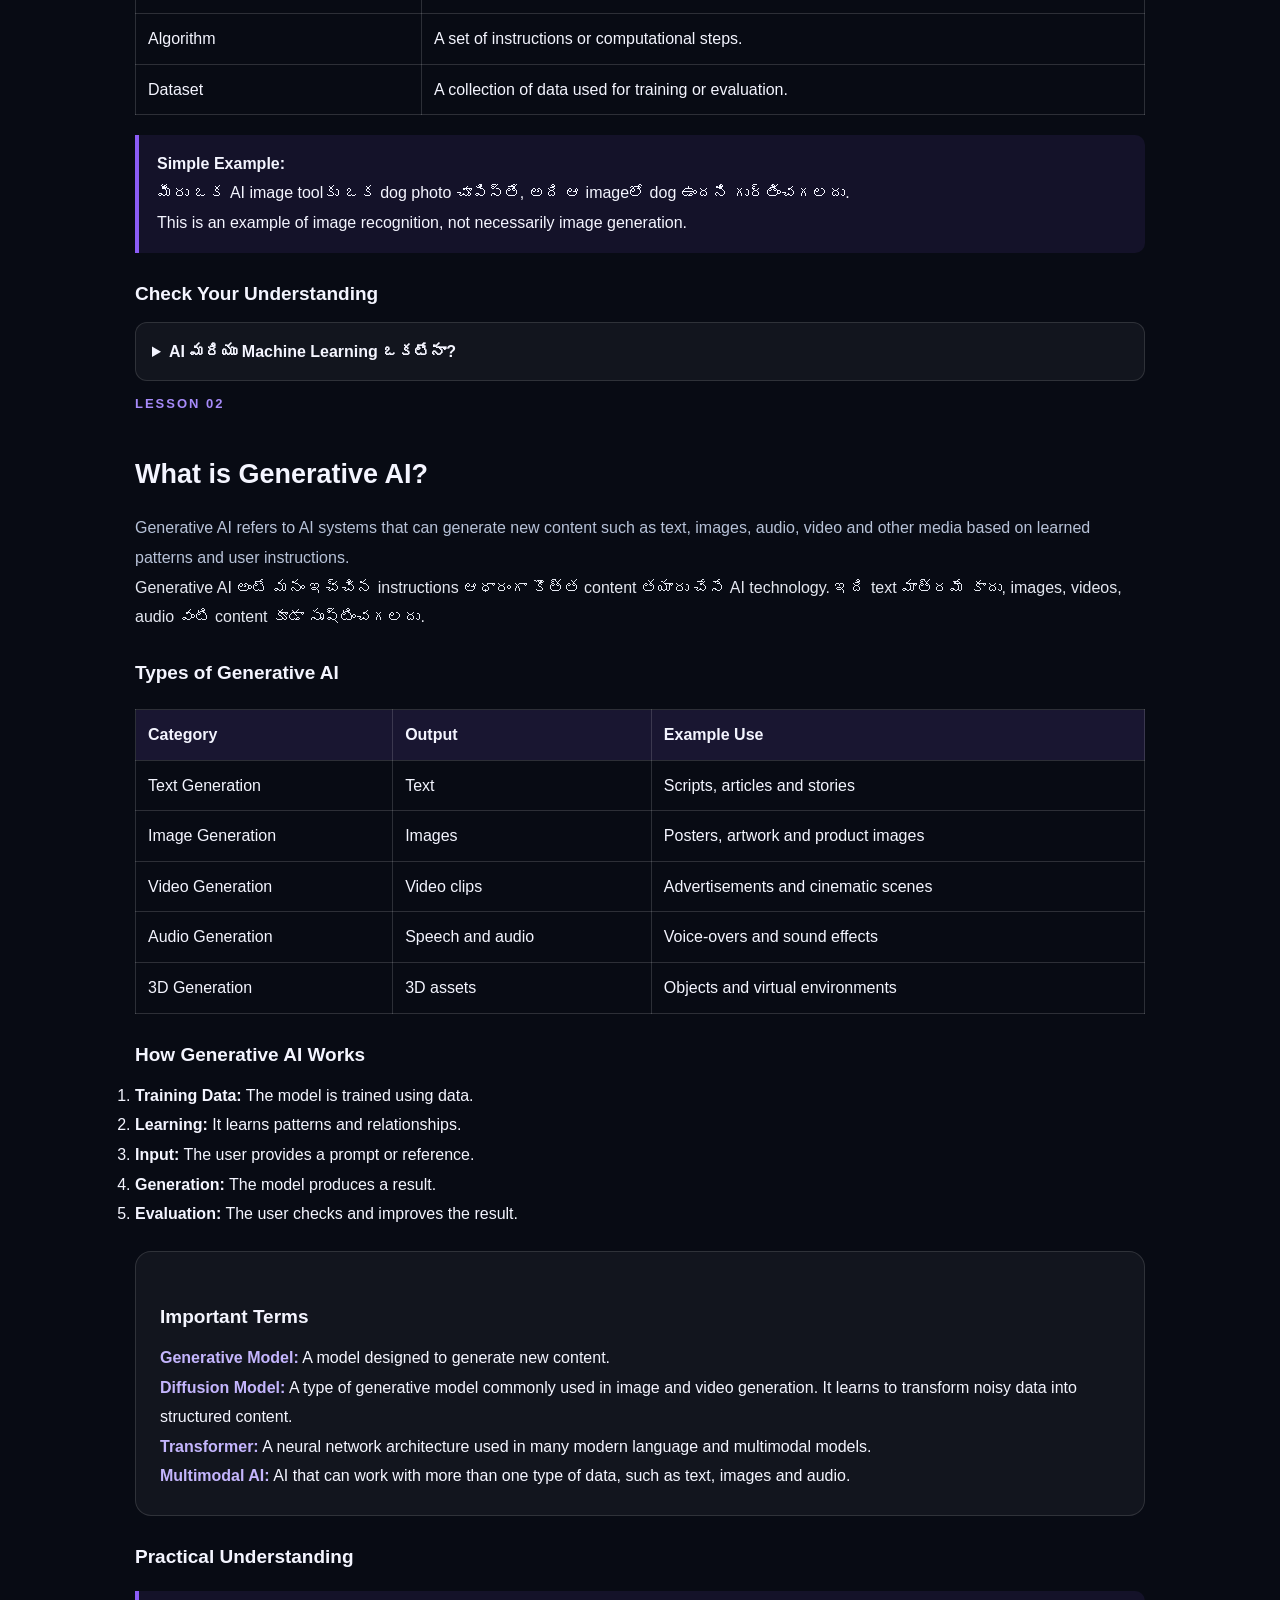
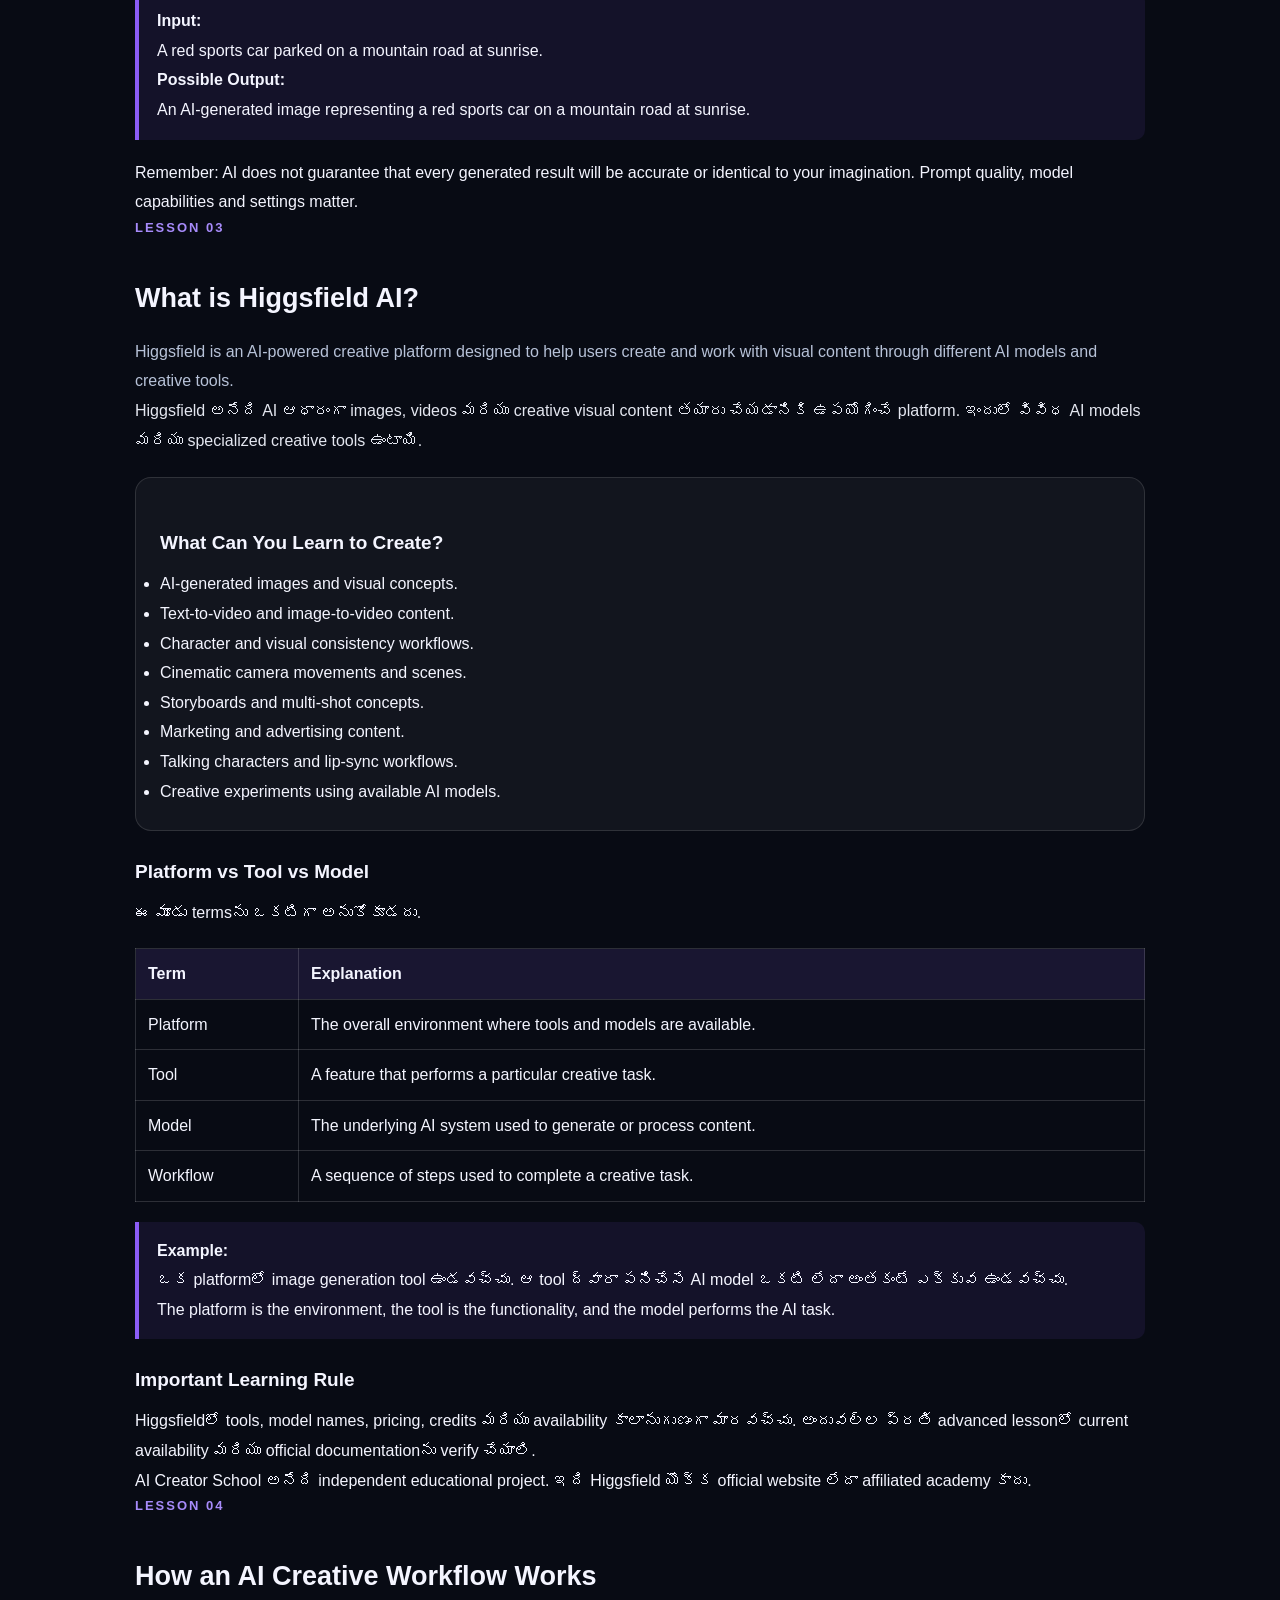
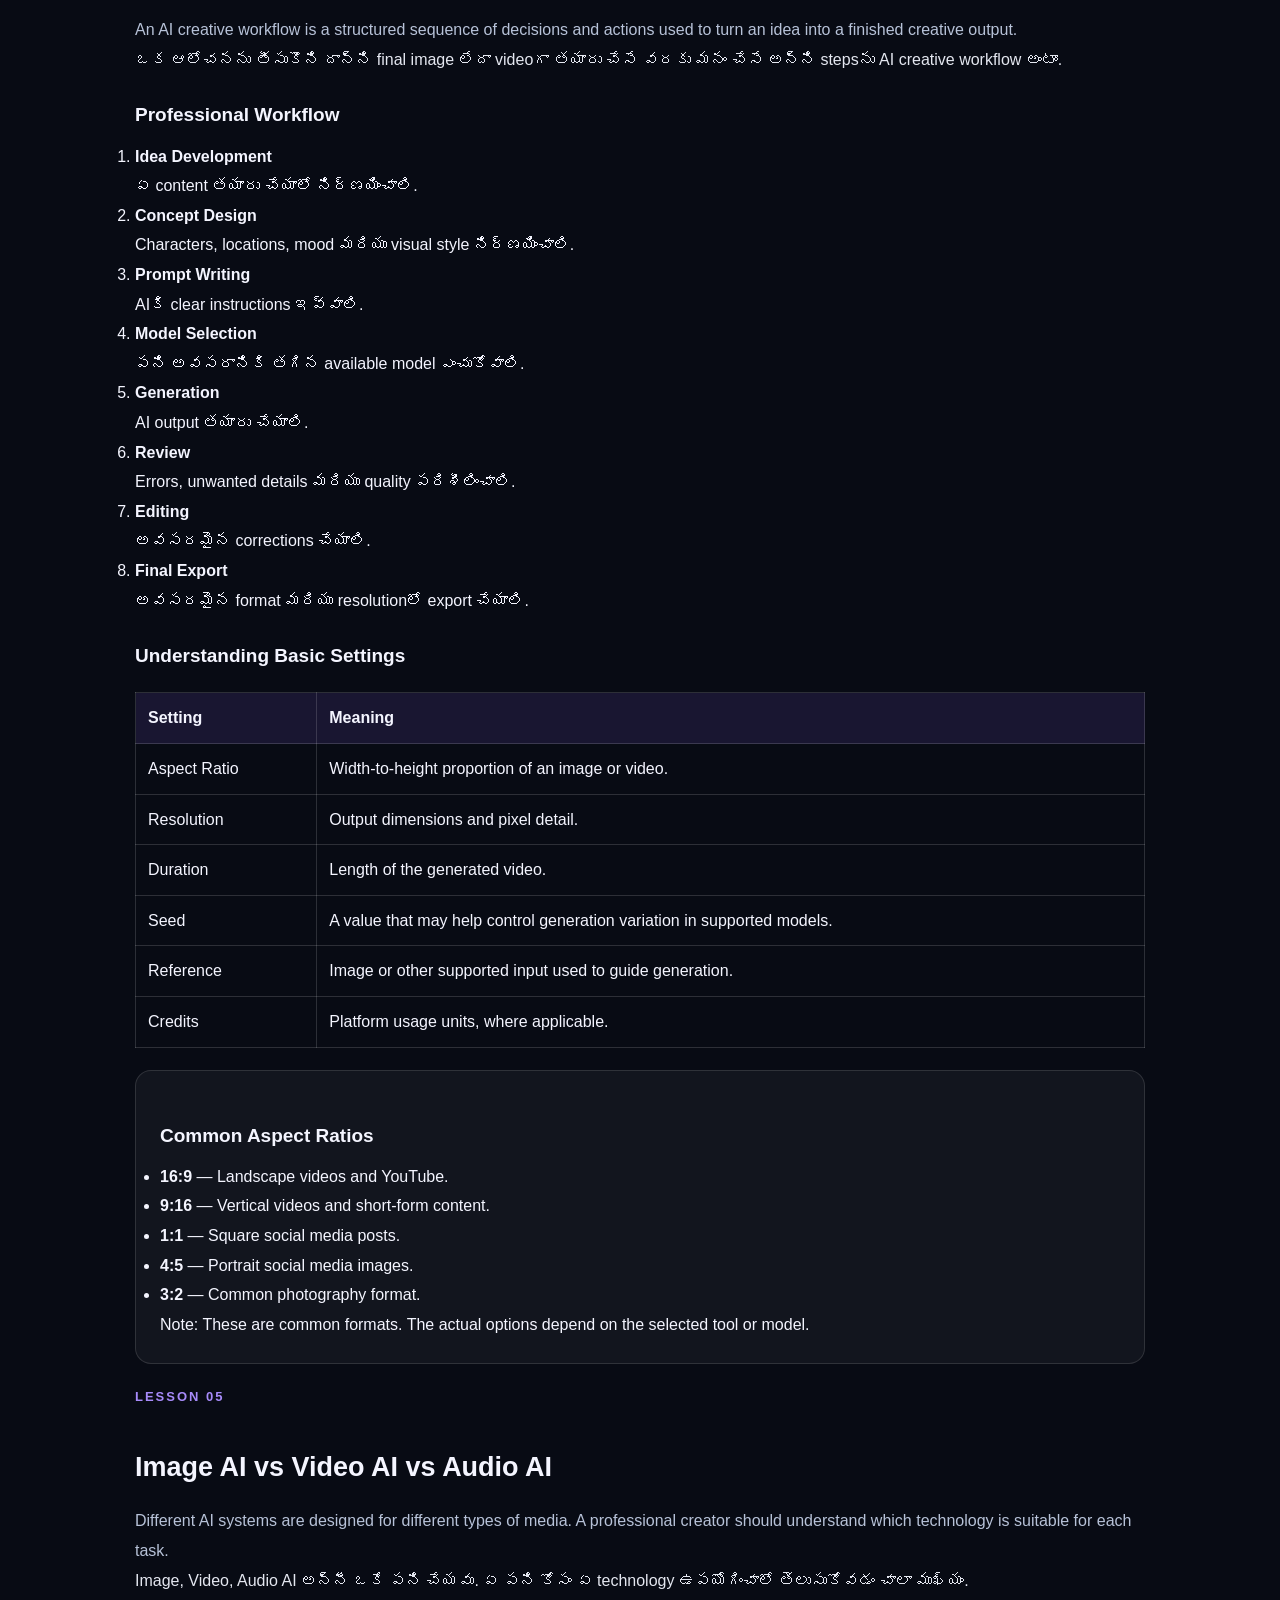
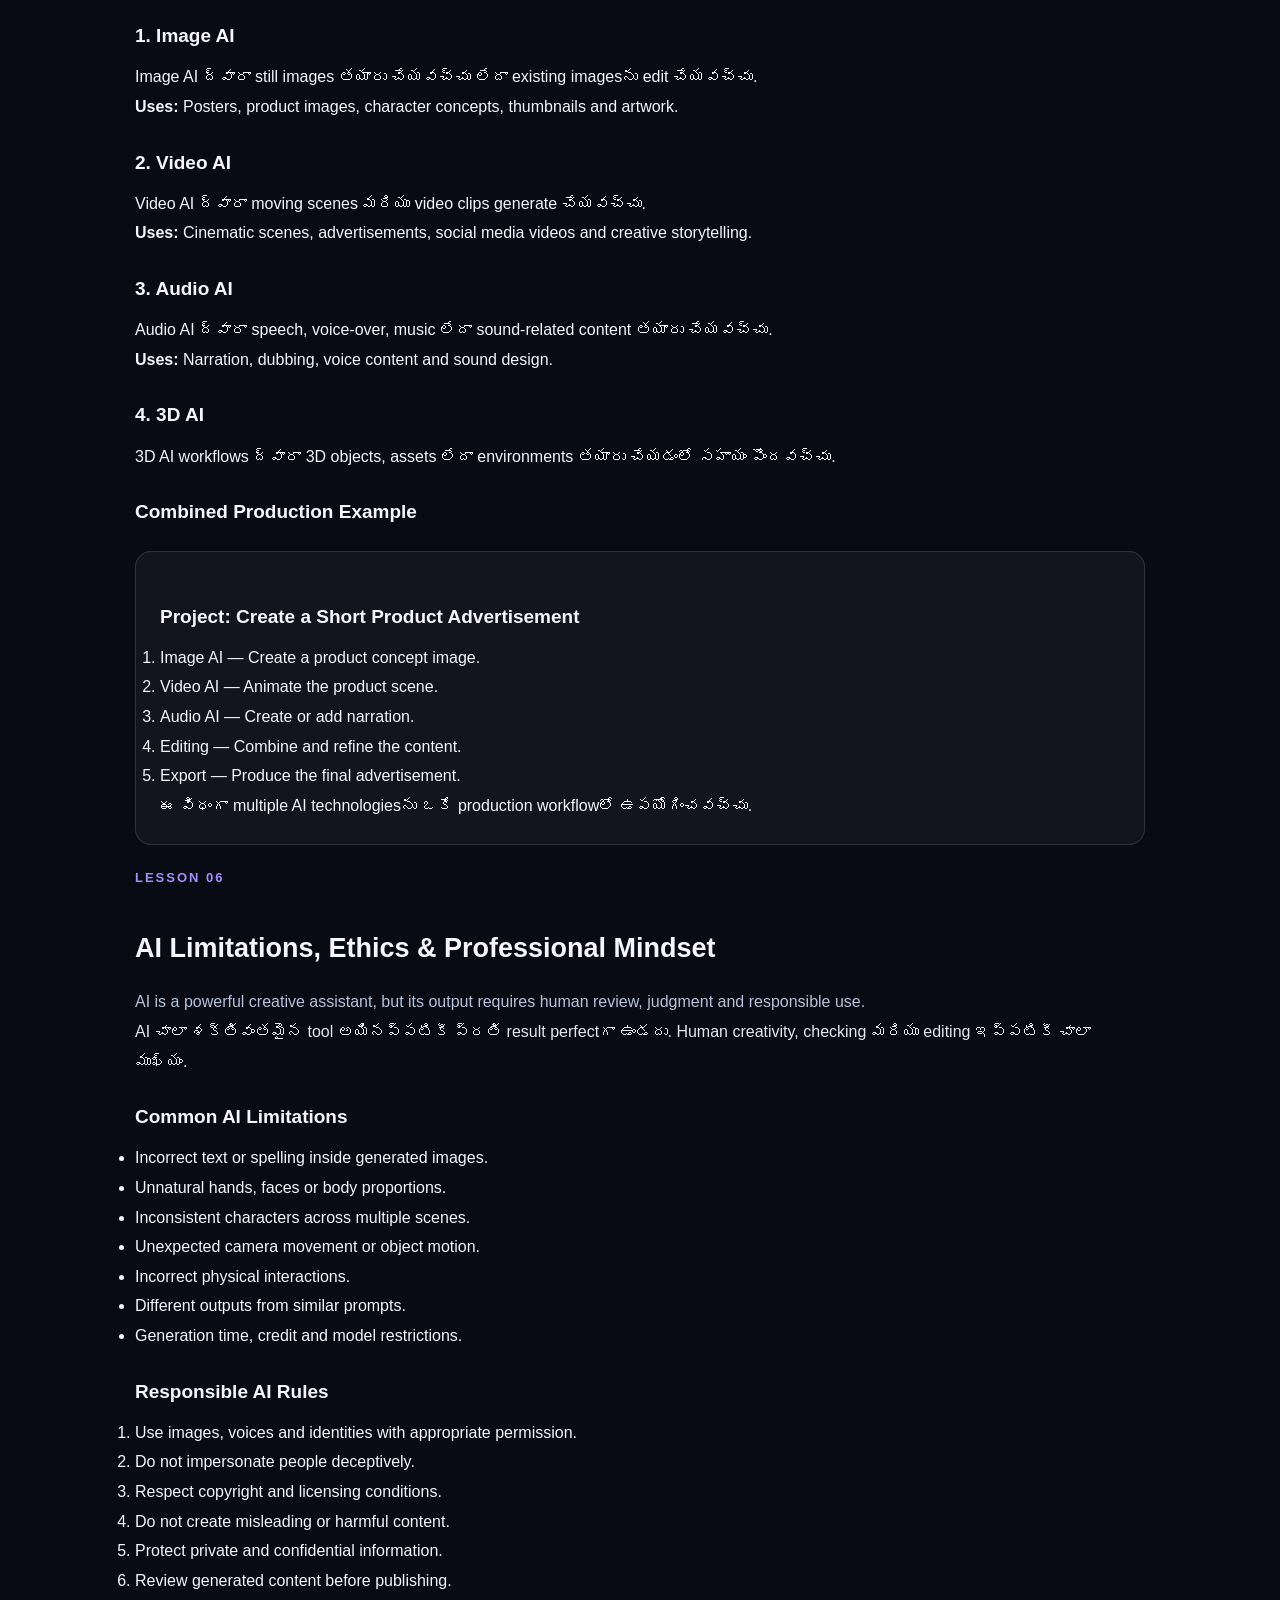
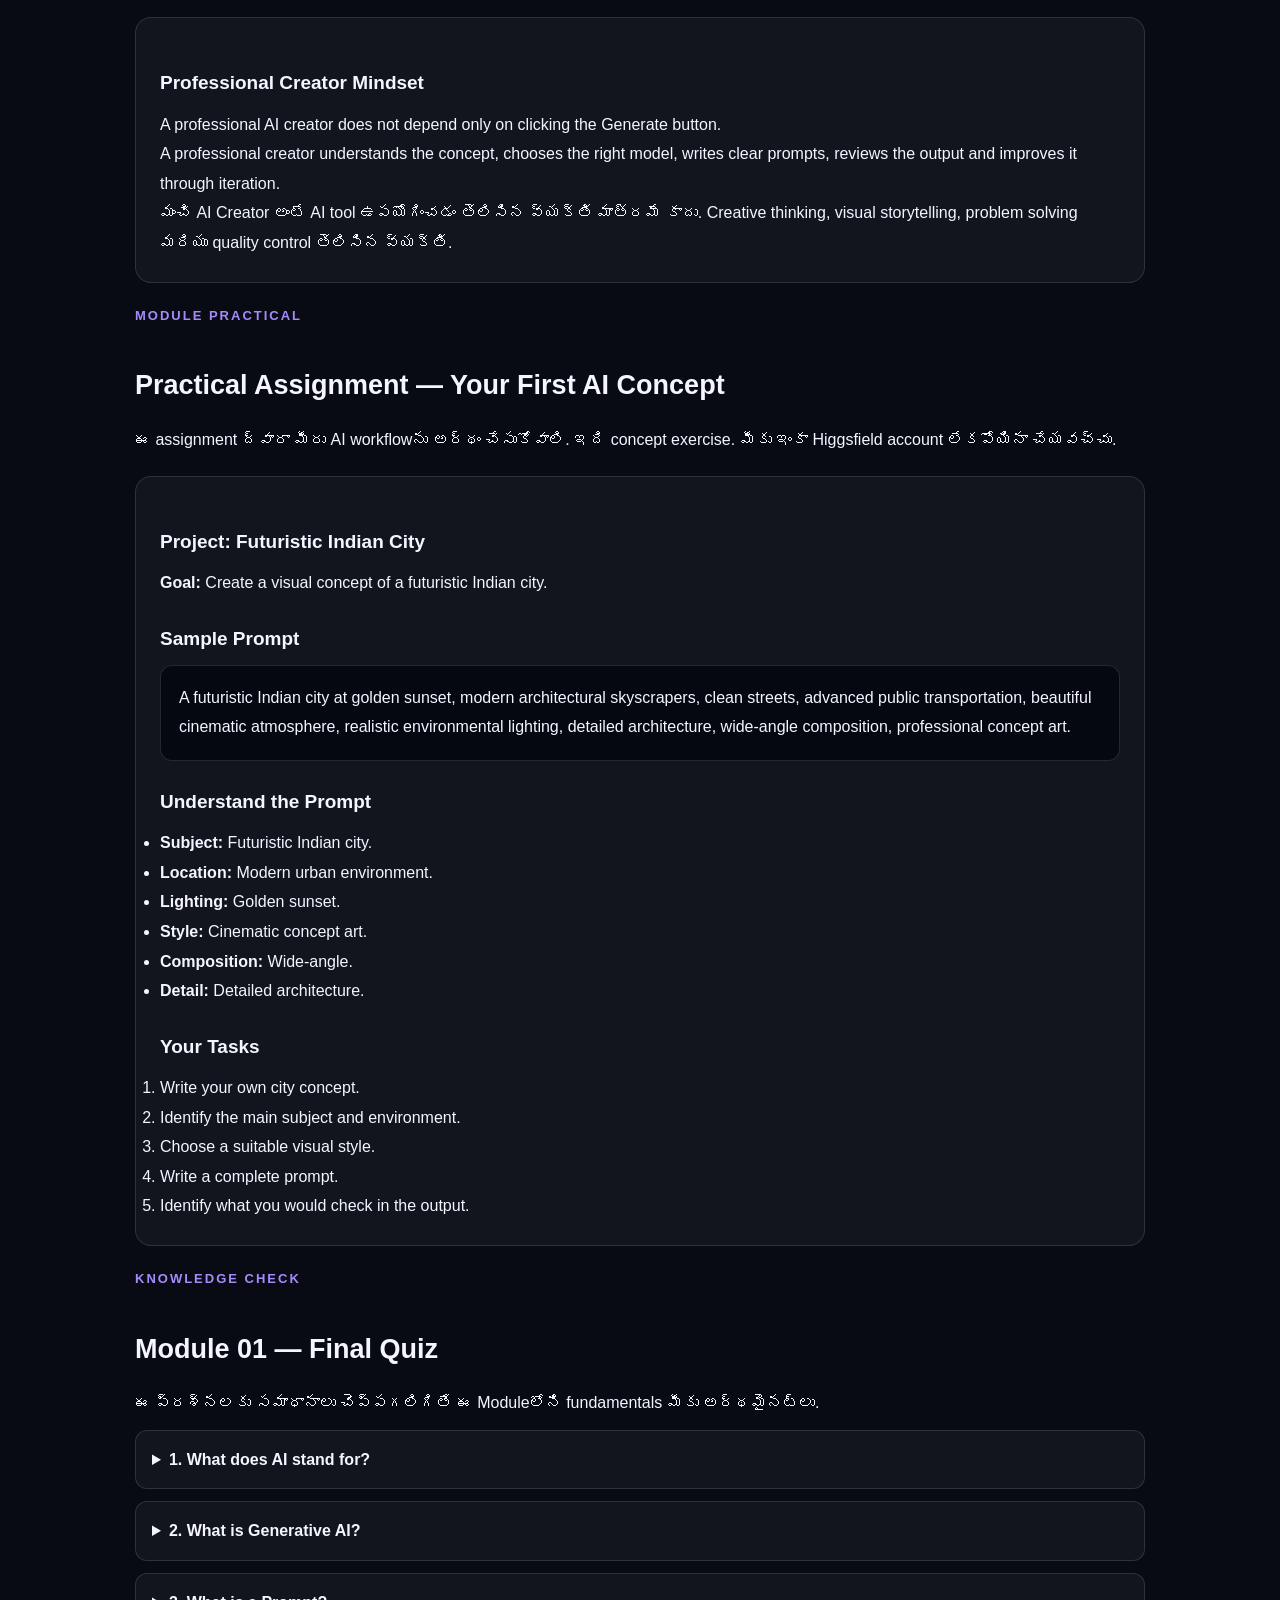
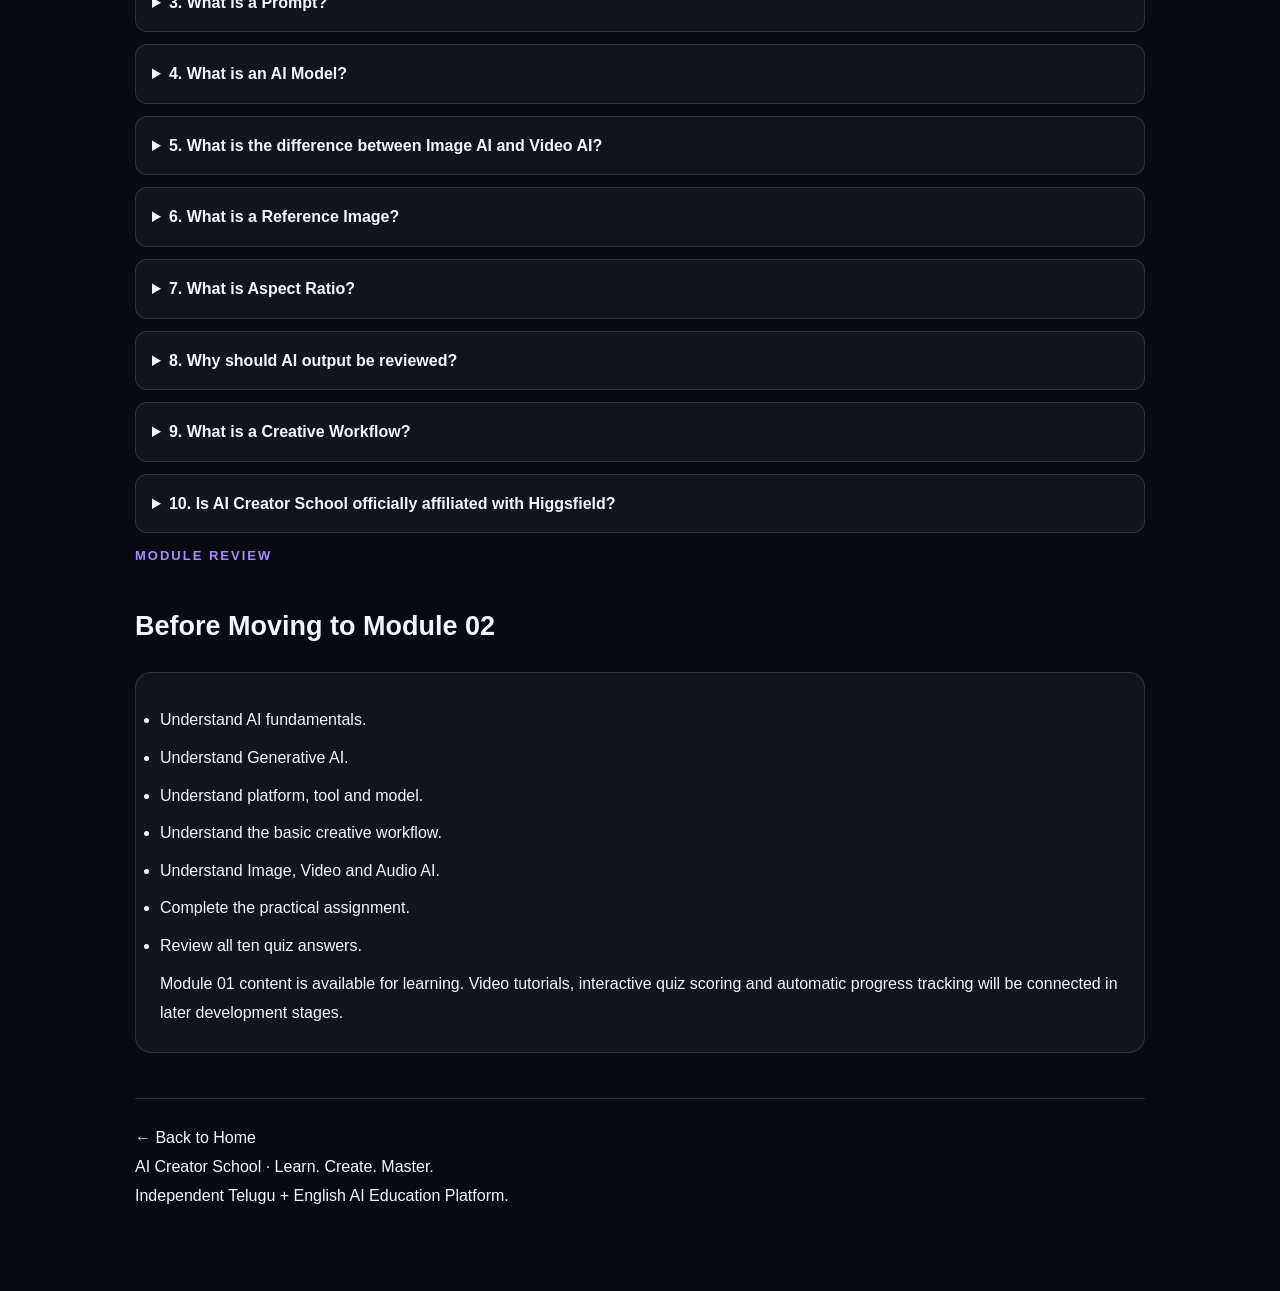
<file: lessons/module-01.html>
<!DOCTYPE html>
<html lang="en">
<head>
  <meta charset="UTF-8">
  <meta name="viewport" content="width=device-width, initial-scale=1.0">

  <meta name="description" content="Learn AI and Higgsfield fundamentals in Telugu and English. Complete beginner course with examples, practical exercises and quizzes.">

  <meta name="theme-color" content="#080b14">

  <title>Module 01: AI & Higgsfield Fundamentals | AI Creator School</title>

  <link rel="stylesheet" href="../style.css">

  <style>
    .lesson-page {
      max-width: 1050px;
      margin: auto;
      padding: 35px 20px 80px;
    }

    .lesson-top {
      margin-bottom: 35px;
    }

    .lesson-top a {
      display: inline-block;
      margin-bottom: 25px;
    }

    .lesson-label {
      color: #a78bfa;
      font-weight: 700;
      letter-spacing: 2px;
      font-size: 13px;
      text-transform: uppercase;
    }

    .lesson-page h1 {
      font-size: clamp(30px, 5vw, 48px);
      line-height: 1.2;
      margin: 15px 0;
    }

    .lesson-page h2 {
      font-size: 27px;
      margin: 35px 0 15px;
    }

    .lesson-page h3 {
      font-size: 19px;
      margin: 24px 0 10px;
    }

    .lesson-page p,
    .lesson-page li {
      line-height: 1.85;
    }

    .lesson-card {
      background: rgba(255,255,255,.045);
      border: 1px solid rgba(255,255,255,.12);
      border-radius: 16px;
      padding: 24px;
      margin: 22px 0;
    }

    .lesson-card p:last-child {
      margin-bottom: 0;
    }

    .telugu {
      color: #e4e7f0;
    }

    .english {
      color: #b7c2d8;
    }

    .term {
      color: #c4b5fd;
      font-weight: 700;
    }

    .example {
      border-left: 4px solid #8b5cf6;
      padding: 15px 18px;
      background: rgba(139,92,246,.09);
      border-radius: 0 10px 10px 0;
      margin: 18px 0;
    }

    .prompt-box {
      background: #050811;
      border: 1px solid rgba(255,255,255,.13);
      padding: 18px;
      border-radius: 12px;
      overflow-wrap: anywhere;
      line-height: 1.8;
    }

    .lesson-page code {
      color: #d8b4fe;
    }

    .lesson-page table {
      width: 100%;
      border-collapse: collapse;
      margin: 20px 0;
    }

    .lesson-page th,
    .lesson-page td {
      border: 1px solid rgba(255,255,255,.15);
      padding: 12px;
      text-align: left;
      line-height: 1.6;
    }

    .lesson-page th {
      background: rgba(139,92,246,.13);
    }

    .lesson-nav {
      display: flex;
      flex-wrap: wrap;
      gap: 10px;
      margin: 25px 0;
    }

    .lesson-nav a {
      border: 1px solid rgba(255,255,255,.15);
      padding: 10px 14px;
      border-radius: 9px;
      text-decoration: none;
    }

    .lesson-nav a:hover {
      background: rgba(139,92,246,.15);
    }

    .lesson-page details {
      background: rgba(255,255,255,.045);
      border: 1px solid rgba(255,255,255,.12);
      border-radius: 12px;
      padding: 16px;
      margin: 12px 0;
    }

    .lesson-page summary {
      cursor: pointer;
      font-weight: 700;
      line-height: 1.6;
    }

    .lesson-page details p {
      margin-bottom: 0;
    }

    .lesson-checklist li {
      margin: 8px 0;
    }

    .lesson-footer {
      border-top: 1px solid rgba(255,255,255,.15);
      margin-top: 45px;
      padding-top: 25px;
    }

    @media(max-width:600px) {
      .lesson-page {
        padding: 25px 15px 55px;
      }

      .lesson-card {
        padding: 18px;
      }

      .lesson-page table {
        font-size: 14px;
      }
    }
  </style>
</head>

<body>

<main class="lesson-page">

  <!-- MODULE HEADER -->

  <header class="lesson-top">

    <a href="../index.html">← Back to AI Creator School</a>

    <div class="lesson-label">
      MODULE 01 · BEGINNER LEVEL
    </div>

    <h1>AI & Higgsfield Fundamentals</h1>

    <p class="english">
      Understand Artificial Intelligence, Generative AI and the
      foundations of modern AI-powered creative production.
    </p>

    <p class="telugu">
      ఈ Module ద్వారా Artificial Intelligence అంటే ఏమిటి,
      Generative AI ఎలా పనిచేస్తుంది, Higgsfield వంటి AI
      creative platforms‌ను ఎలా అర్థం చేసుకోవాలి అనే విషయాలను
      మొదటి నుంచి నేర్చుకుంటారు.
    </p>

    <div class="lesson-card">
      <h3>Module Learning Outcomes</h3>

      <ul class="lesson-checklist">
        <li>Understand Artificial Intelligence and Machine Learning.</li>
        <li>Understand Generative AI and AI models.</li>
        <li>Learn how prompts and references work.</li>
        <li>Understand image, video, audio and 3D AI.</li>
        <li>Understand the basic AI creative workflow.</li>
        <li>Learn responsible and professional AI usage.</li>
      </ul>
    </div>

    <nav class="lesson-nav" aria-label="Module lessons">
      <a href="#lesson-1">Lesson 01</a>
      <a href="#lesson-2">Lesson 02</a>
      <a href="#lesson-3">Lesson 03</a>
      <a href="#lesson-4">Lesson 04</a>
      <a href="#lesson-5">Lesson 05</a>
      <a href="#lesson-6">Lesson 06</a>
      <a href="#quiz">Final Quiz</a>
    </nav>

  </header>


  <!-- LESSON 01 -->

  <section id="lesson-1">

    <div class="lesson-label">LESSON 01</div>

    <h2>What is Artificial Intelligence?</h2>

    <p class="english">
      Artificial Intelligence (AI) is a field of computer science
      that focuses on creating systems capable of performing tasks
      that normally require human intelligence.
    </p>

    <p class="telugu">
      Artificial Intelligence (AI) అంటే సాధారణంగా మనుషులు చేసే
      కొన్ని తెలివైన పనులను కంప్యూటర్లు లేదా machines ద్వారా
      చేయించే technology.
    </p>

    <div class="lesson-card">
      <h3>Examples of AI in Daily Life</h3>

      <ul>
        <li><strong>Voice Assistants:</strong> Voice commands‌ను అర్థం చేసుకోవడం.</li>
        <li><strong>Recommendation Systems:</strong> మనకు నచ్చే videos లేదా products సూచించడం.</li>
        <li><strong>Translation:</strong> ఒక భాషను మరొక భాషలోకి మార్చడం.</li>
        <li><strong>Image Recognition:</strong> ఫోటోలోని objects‌ను గుర్తించడం.</li>
        <li><strong>Generative AI:</strong> కొత్త text, images, videos సృష్టించడం.</li>
      </ul>
    </div>

    <h3>Important AI Terminology</h3>

    <table>
      <tr>
        <th>Term</th>
        <th>Meaning</th>
      </tr>
      <tr>
        <td>Artificial Intelligence</td>
        <td>Machines performing intelligent tasks.</td>
      </tr>
      <tr>
        <td>Machine Learning</td>
        <td>Systems learning patterns from data.</td>
      </tr>
      <tr>
        <td>Deep Learning</td>
        <td>Machine learning using multi-layer neural networks.</td>
      </tr>
      <tr>
        <td>Neural Network</td>
        <td>A computational system inspired by connected neurons.</td>
      </tr>
      <tr>
        <td>Algorithm</td>
        <td>A set of instructions or computational steps.</td>
      </tr>
      <tr>
        <td>Dataset</td>
        <td>A collection of data used for training or evaluation.</td>
      </tr>
    </table>

    <div class="example">
      <strong>Simple Example:</strong>

      <p>
        మీరు ఒక AI image tool‌కు ఒక dog photo చూపిస్తే,
        అది ఆ image‌లో dog ఉందని గుర్తించగలదు.
      </p>

      <p>
        This is an example of image recognition, not necessarily
        image generation.
      </p>
    </div>

    <h3>Check Your Understanding</h3>

    <details>
      <summary>AI మరియు Machine Learning ఒకటేనా?</summary>
      <p>
        కాదు. Artificial Intelligence అనేది పెద్ద field.
        Machine Learning అనేది AIలో ఒక భాగం. Machine Learning
        ద్వారా systems dataలోని patterns నేర్చుకుంటాయి.
      </p>
    </details>

  </section>


  <!-- LESSON 02 -->

  <section id="lesson-2">

    <div class="lesson-label">LESSON 02</div>

    <h2>What is Generative AI?</h2>

    <p class="english">
      Generative AI refers to AI systems that can generate new
      content such as text, images, audio, video and other media
      based on learned patterns and user instructions.
    </p>

    <p class="telugu">
      Generative AI అంటే మనం ఇచ్చిన instructions ఆధారంగా
      కొత్త content తయారు చేసే AI technology.
      ఇది text మాత్రమే కాదు, images, videos, audio వంటి
      content కూడా సృష్టించగలదు.
    </p>

    <h3>Types of Generative AI</h3>

    <table>
      <tr>
        <th>Category</th>
        <th>Output</th>
        <th>Example Use</th>
      </tr>
      <tr>
        <td>Text Generation</td>
        <td>Text</td>
        <td>Scripts, articles and stories</td>
      </tr>
      <tr>
        <td>Image Generation</td>
        <td>Images</td>
        <td>Posters, artwork and product images</td>
      </tr>
      <tr>
        <td>Video Generation</td>
        <td>Video clips</td>
        <td>Advertisements and cinematic scenes</td>
      </tr>
      <tr>
        <td>Audio Generation</td>
        <td>Speech and audio</td>
        <td>Voice-overs and sound effects</td>
      </tr>
      <tr>
        <td>3D Generation</td>
        <td>3D assets</td>
        <td>Objects and virtual environments</td>
      </tr>
    </table>

    <h3>How Generative AI Works</h3>

    <ol>
      <li><strong>Training Data:</strong> The model is trained using data.</li>
      <li><strong>Learning:</strong> It learns patterns and relationships.</li>
      <li><strong>Input:</strong> The user provides a prompt or reference.</li>
      <li><strong>Generation:</strong> The model produces a result.</li>
      <li><strong>Evaluation:</strong> The user checks and improves the result.</li>
    </ol>

    <div class="lesson-card">
      <h3>Important Terms</h3>

      <p><span class="term">Generative Model:</span>
        A model designed to generate new content.</p>

      <p><span class="term">Diffusion Model:</span>
        A type of generative model commonly used in image and
        video generation. It learns to transform noisy data
        into structured content.</p>

      <p><span class="term">Transformer:</span>
        A neural network architecture used in many modern
        language and multimodal models.</p>

      <p><span class="term">Multimodal AI:</span>
        AI that can work with more than one type of data,
        such as text, images and audio.</p>
    </div>

    <h3>Practical Understanding</h3>

    <div class="example">
      <p><strong>Input:</strong></p>
      <p>A red sports car parked on a mountain road at sunrise.</p>

      <p><strong>Possible Output:</strong></p>
      <p>
        An AI-generated image representing a red sports car
        on a mountain road at sunrise.
      </p>
    </div>

    <p>
      Remember: AI does not guarantee that every generated
      result will be accurate or identical to your imagination.
      Prompt quality, model capabilities and settings matter.
    </p>

  </section>


  <!-- LESSON 03 -->

  <section id="lesson-3">

    <div class="lesson-label">LESSON 03</div>

    <h2>What is Higgsfield AI?</h2>

    <p class="english">
      Higgsfield is an AI-powered creative platform designed
      to help users create and work with visual content through
      different AI models and creative tools.
    </p>

    <p class="telugu">
      Higgsfield అనేది AI ఆధారంగా images, videos మరియు
      creative visual content తయారు చేయడానికి ఉపయోగించే
      platform. ఇందులో వివిధ AI models మరియు specialized
      creative tools ఉంటాయి.
    </p>

    <div class="lesson-card">
      <h3>What Can You Learn to Create?</h3>

      <ul>
        <li>AI-generated images and visual concepts.</li>
        <li>Text-to-video and image-to-video content.</li>
        <li>Character and visual consistency workflows.</li>
        <li>Cinematic camera movements and scenes.</li>
        <li>Storyboards and multi-shot concepts.</li>
        <li>Marketing and advertising content.</li>
        <li>Talking characters and lip-sync workflows.</li>
        <li>Creative experiments using available AI models.</li>
      </ul>
    </div>

    <h3>Platform vs Tool vs Model</h3>

    <p>
      ఈ మూడు terms‌ను ఒకటిగా అనుకోకూడదు.
    </p>

    <table>
      <tr>
        <th>Term</th>
        <th>Explanation</th>
      </tr>
      <tr>
        <td>Platform</td>
        <td>The overall environment where tools and models are available.</td>
      </tr>
      <tr>
        <td>Tool</td>
        <td>A feature that performs a particular creative task.</td>
      </tr>
      <tr>
        <td>Model</td>
        <td>The underlying AI system used to generate or process content.</td>
      </tr>
      <tr>
        <td>Workflow</td>
        <td>A sequence of steps used to complete a creative task.</td>
      </tr>
    </table>

    <div class="example">
      <strong>Example:</strong>

      <p>
        ఒక platform‌లో image generation tool ఉండవచ్చు.
        ఆ tool ద్వారా పనిచేసే AI model ఒకటి లేదా అంతకంటే
        ఎక్కువ ఉండవచ్చు.
      </p>

      <p>
        The platform is the environment, the tool is the
        functionality, and the model performs the AI task.
      </p>
    </div>

    <h3>Important Learning Rule</h3>

    <p>
      Higgsfieldలో tools, model names, pricing, credits మరియు
      availability కాలానుగుణంగా మారవచ్చు. అందువల్ల ప్రతి
      advanced lesson‌లో current availability మరియు official
      documentation‌ను verify చేయాలి.
    </p>

    <p>
      AI Creator School అనేది independent educational project.
      ఇది Higgsfield యొక్క official website లేదా affiliated
      academy కాదు.
    </p>

  </section>


  <!-- LESSON 04 -->

  <section id="lesson-4">

    <div class="lesson-label">LESSON 04</div>

    <h2>How an AI Creative Workflow Works</h2>

    <p class="english">
      An AI creative workflow is a structured sequence of
      decisions and actions used to turn an idea into a
      finished creative output.
    </p>

    <p class="telugu">
      ఒక ఆలోచనను తీసుకొని దాన్ని final image లేదా videoగా
      తయారు చేసే వరకు మనం చేసే అన్ని steps‌ను AI creative
      workflow అంటాం.
    </p>

    <h3>Professional Workflow</h3>

    <ol>
      <li>
        <strong>Idea Development</strong>
        <p>ఏ content తయారు చేయాలో నిర్ణయించాలి.</p>
      </li>

      <li>
        <strong>Concept Design</strong>
        <p>Characters, locations, mood మరియు visual style నిర్ణయించాలి.</p>
      </li>

      <li>
        <strong>Prompt Writing</strong>
        <p>AIకి clear instructions ఇవ్వాలి.</p>
      </li>

      <li>
        <strong>Model Selection</strong>
        <p>పని అవసరానికి తగిన available model ఎంచుకోవాలి.</p>
      </li>

      <li>
        <strong>Generation</strong>
        <p>AI output తయారు చేయాలి.</p>
      </li>

      <li>
        <strong>Review</strong>
        <p>Errors, unwanted details మరియు quality పరిశీలించాలి.</p>
      </li>

      <li>
        <strong>Editing</strong>
        <p>అవసరమైన corrections చేయాలి.</p>
      </li>

      <li>
        <strong>Final Export</strong>
        <p>అవసరమైన format మరియు resolutionలో export చేయాలి.</p>
      </li>
    </ol>

    <h3>Understanding Basic Settings</h3>

    <table>
      <tr>
        <th>Setting</th>
        <th>Meaning</th>
      </tr>
      <tr>
        <td>Aspect Ratio</td>
        <td>Width-to-height proportion of an image or video.</td>
      </tr>
      <tr>
        <td>Resolution</td>
        <td>Output dimensions and pixel detail.</td>
      </tr>
      <tr>
        <td>Duration</td>
        <td>Length of the generated video.</td>
      </tr>
      <tr>
        <td>Seed</td>
        <td>A value that may help control generation variation in supported models.</td>
      </tr>
      <tr>
        <td>Reference</td>
        <td>Image or other supported input used to guide generation.</td>
      </tr>
      <tr>
        <td>Credits</td>
        <td>Platform usage units, where applicable.</td>
      </tr>
    </table>

    <div class="lesson-card">
      <h3>Common Aspect Ratios</h3>

      <ul>
        <li><strong>16:9</strong> — Landscape videos and YouTube.</li>
        <li><strong>9:16</strong> — Vertical videos and short-form content.</li>
        <li><strong>1:1</strong> — Square social media posts.</li>
        <li><strong>4:5</strong> — Portrait social media images.</li>
        <li><strong>3:2</strong> — Common photography format.</li>
      </ul>

      <p>
        Note: These are common formats. The actual options
        depend on the selected tool or model.
      </p>
    </div>

  </section>


  <!-- LESSON 05 -->

  <section id="lesson-5">

    <div class="lesson-label">LESSON 05</div>

    <h2>Image AI vs Video AI vs Audio AI</h2>

    <p class="english">
      Different AI systems are designed for different types
      of media. A professional creator should understand
      which technology is suitable for each task.
    </p>

    <p class="telugu">
      Image, Video, Audio AI అన్నీ ఒకే పని చేయవు.
      ఏ పని కోసం ఏ technology ఉపయోగించాలో తెలుసుకోవడం
      చాలా ముఖ్యం.
    </p>

    <h3>1. Image AI</h3>

    <p>
      Image AI ద్వారా still images తయారు చేయవచ్చు లేదా
      existing images‌ను edit చేయవచ్చు.
    </p>

    <p><strong>Uses:</strong> Posters, product images,
      character concepts, thumbnails and artwork.</p>

    <h3>2. Video AI</h3>

    <p>
      Video AI ద్వారా moving scenes మరియు video clips
      generate చేయవచ్చు.
    </p>

    <p><strong>Uses:</strong> Cinematic scenes, advertisements,
      social media videos and creative storytelling.</p>

    <h3>3. Audio AI</h3>

    <p>
      Audio AI ద్వారా speech, voice-over, music లేదా
      sound-related content తయారు చేయవచ్చు.
    </p>

    <p><strong>Uses:</strong> Narration, dubbing,
      voice content and sound design.</p>

    <h3>4. 3D AI</h3>

    <p>
      3D AI workflows ద్వారా 3D objects, assets లేదా
      environments తయారు చేయడంలో సహాయం పొందవచ్చు.
    </p>

    <h3>Combined Production Example</h3>

    <div class="lesson-card">
      <h3>Project: Create a Short Product Advertisement</h3>

      <ol>
        <li>Image AI — Create a product concept image.</li>
        <li>Video AI — Animate the product scene.</li>
        <li>Audio AI — Create or add narration.</li>
        <li>Editing — Combine and refine the content.</li>
        <li>Export — Produce the final advertisement.</li>
      </ol>

      <p>
        ఈ విధంగా multiple AI technologies‌ను ఒకే
        production workflowలో ఉపయోగించవచ్చు.
      </p>
    </div>

  </section>


  <!-- LESSON 06 -->

  <section id="lesson-6">

    <div class="lesson-label">LESSON 06</div>

    <h2>AI Limitations, Ethics & Professional Mindset</h2>

    <p class="english">
      AI is a powerful creative assistant, but its output
      requires human review, judgment and responsible use.
    </p>

    <p class="telugu">
      AI చాలా శక్తివంతమైన tool అయినప్పటికీ ప్రతి result
      perfect‌గా ఉండదు. Human creativity, checking మరియు
      editing ఇప్పటికీ చాలా ముఖ్యం.
    </p>

    <h3>Common AI Limitations</h3>

    <ul>
      <li>Incorrect text or spelling inside generated images.</li>
      <li>Unnatural hands, faces or body proportions.</li>
      <li>Inconsistent characters across multiple scenes.</li>
      <li>Unexpected camera movement or object motion.</li>
      <li>Incorrect physical interactions.</li>
      <li>Different outputs from similar prompts.</li>
      <li>Generation time, credit and model restrictions.</li>
    </ul>

    <h3>Responsible AI Rules</h3>

    <ol>
      <li>Use images, voices and identities with appropriate permission.</li>
      <li>Do not impersonate people deceptively.</li>
      <li>Respect copyright and licensing conditions.</li>
      <li>Do not create misleading or harmful content.</li>
      <li>Protect private and confidential information.</li>
      <li>Review generated content before publishing.</li>
    </ol>

    <div class="lesson-card">
      <h3>Professional Creator Mindset</h3>

      <p>
        A professional AI creator does not depend only on
        clicking the Generate button.
      </p>

      <p>
        A professional creator understands the concept,
        chooses the right model, writes clear prompts,
        reviews the output and improves it through iteration.
      </p>

      <p>
        మంచి AI Creator అంటే AI tool ఉపయోగించడం తెలిసిన వ్యక్తి
        మాత్రమే కాదు. Creative thinking, visual storytelling,
        problem solving మరియు quality control తెలిసిన వ్యక్తి.
      </p>
    </div>

  </section>


  <!-- PRACTICAL ASSIGNMENT -->

  <section id="assignment">

    <div class="lesson-label">MODULE PRACTICAL</div>

    <h2>Practical Assignment — Your First AI Concept</h2>

    <p>
      ఈ assignment ద్వారా మీరు AI workflow‌ను అర్థం చేసుకోవాలి.
      ఇది concept exercise. మీకు ఇంకా Higgsfield account
      లేకపోయినా చేయవచ్చు.
    </p>

    <div class="lesson-card">

      <h3>Project: Futuristic Indian City</h3>

      <p><strong>Goal:</strong> Create a visual concept of a futuristic Indian city.</p>

      <h3>Sample Prompt</h3>

      <div class="prompt-box">
        A futuristic Indian city at golden sunset,
        modern architectural skyscrapers, clean streets,
        advanced public transportation, beautiful cinematic
        atmosphere, realistic environmental lighting,
        detailed architecture, wide-angle composition,
        professional concept art.
      </div>

      <h3>Understand the Prompt</h3>

      <ul>
        <li><strong>Subject:</strong> Futuristic Indian city.</li>
        <li><strong>Location:</strong> Modern urban environment.</li>
        <li><strong>Lighting:</strong> Golden sunset.</li>
        <li><strong>Style:</strong> Cinematic concept art.</li>
        <li><strong>Composition:</strong> Wide-angle.</li>
        <li><strong>Detail:</strong> Detailed architecture.</li>
      </ul>

      <h3>Your Tasks</h3>

      <ol>
        <li>Write your own city concept.</li>
        <li>Identify the main subject and environment.</li>
        <li>Choose a suitable visual style.</li>
        <li>Write a complete prompt.</li>
        <li>Identify what you would check in the output.</li>
      </ol>

    </div>

  </section>


  <!-- FINAL QUIZ -->

  <section id="quiz">

    <div class="lesson-label">KNOWLEDGE CHECK</div>

    <h2>Module 01 — Final Quiz</h2>

    <p>
      ఈ ప్రశ్నలకు సమాధానాలు చెప్పగలిగితే ఈ Module‌లోని
      fundamentals మీకు అర్థమైనట్లు.
    </p>

    <details>
      <summary>1. What does AI stand for?</summary>
      <p>Artificial Intelligence.</p>
    </details>

    <details>
      <summary>2. What is Generative AI?</summary>
      <p>
        Generative AI creates new content such as text,
        images, video or audio based on learned patterns
        and user inputs.
      </p>
    </details>

    <details>
      <summary>3. What is a Prompt?</summary>
      <p>
        A prompt is an instruction or description given
        to an AI system to guide its output.
      </p>
    </details>

    <details>
      <summary>4. What is an AI Model?</summary>
      <p>
        An AI model is a trained computational system
        that performs tasks such as generating or
        processing content.
      </p>
    </details>

    <details>
      <summary>5. What is the difference between Image AI and Video AI?</summary>
      <p>
        Image AI creates or edits still images.
        Video AI creates or processes moving visual content.
      </p>
    </details>

    <details>
      <summary>6. What is a Reference Image?</summary>
      <p>
        A reference image is a visual input used to guide
        an AI system, when supported by the selected tool.
      </p>
    </details>

    <details>
      <summary>7. What is Aspect Ratio?</summary>
      <p>
        Aspect ratio describes the proportional relationship
        between the width and height of an image or video.
      </p>
    </details>

    <details>
      <summary>8. Why should AI output be reviewed?</summary>
      <p>
        AI output may contain errors, inconsistencies or
        unwanted details. Human review improves quality
        and reliability.
      </p>
    </details>

    <details>
      <summary>9. What is a Creative Workflow?</summary>
      <p>
        It is a structured process from idea development
        to generation, review, editing and final export.
      </p>
    </details>

    <details>
      <summary>10. Is AI Creator School officially affiliated with Higgsfield?</summary>
      <p>
        No. AI Creator School is an independent educational
        project and is not officially affiliated with Higgsfield.
      </p>
    </details>

  </section>


  <!-- COMPLETION CHECKLIST -->

  <section id="completion">

    <div class="lesson-label">MODULE REVIEW</div>

    <h2>Before Moving to Module 02</h2>

    <div class="lesson-card">

      <ul class="lesson-checklist">
        <li>Understand AI fundamentals.</li>
        <li>Understand Generative AI.</li>
        <li>Understand platform, tool and model.</li>
        <li>Understand the basic creative workflow.</li>
        <li>Understand Image, Video and Audio AI.</li>
        <li>Complete the practical assignment.</li>
        <li>Review all ten quiz answers.</li>
      </ul>

      <p>
        Module 01 content is available for learning.
        Video tutorials, interactive quiz scoring and
        automatic progress tracking will be connected
        in later development stages.
      </p>

    </div>

  </section>


  <!-- MODULE FOOTER -->

  <footer class="lesson-footer">

    <a href="../index.html">← Back to Home</a>

    <p>
      AI Creator School · Learn. Create. Master.
    </p>

    <p>
      Independent Telugu + English AI Education Platform.
    </p>

  </footer>

</main>

<script src="../script.js"></script>

</body>
</html>
</file>
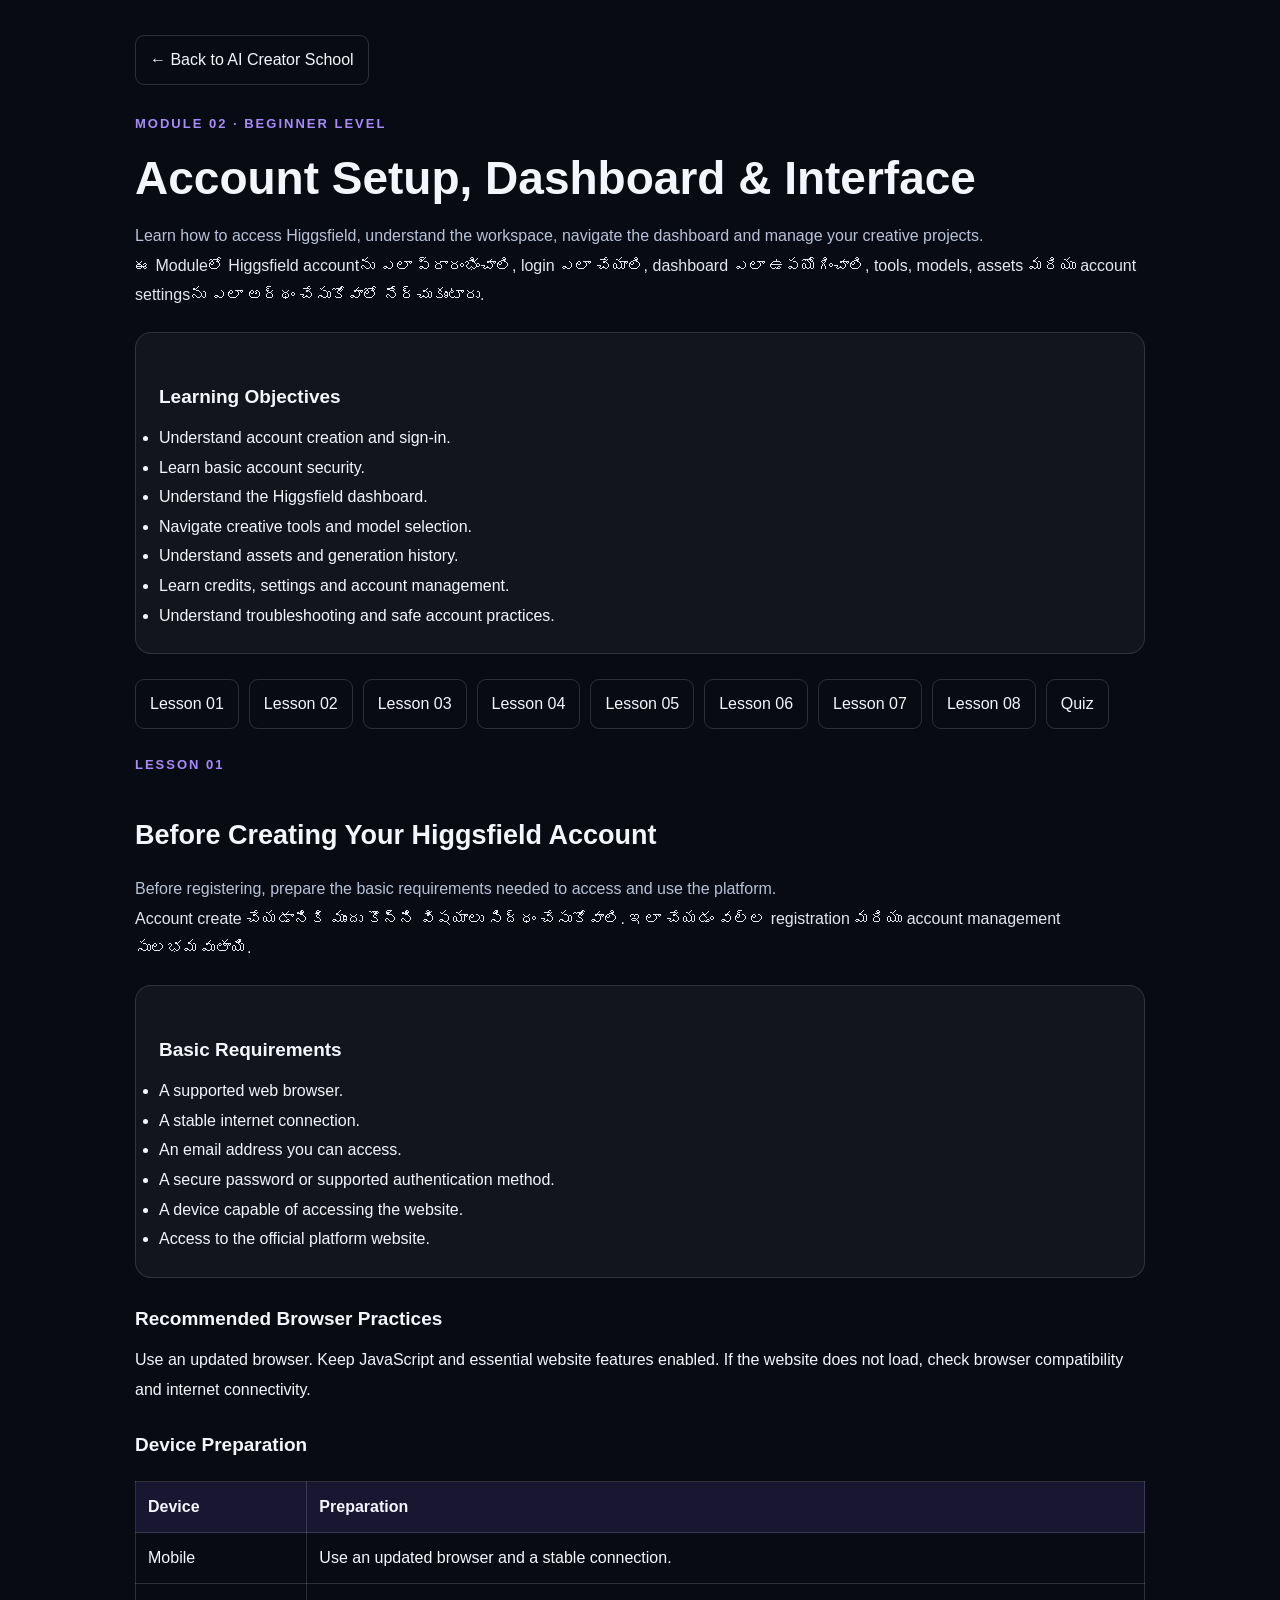
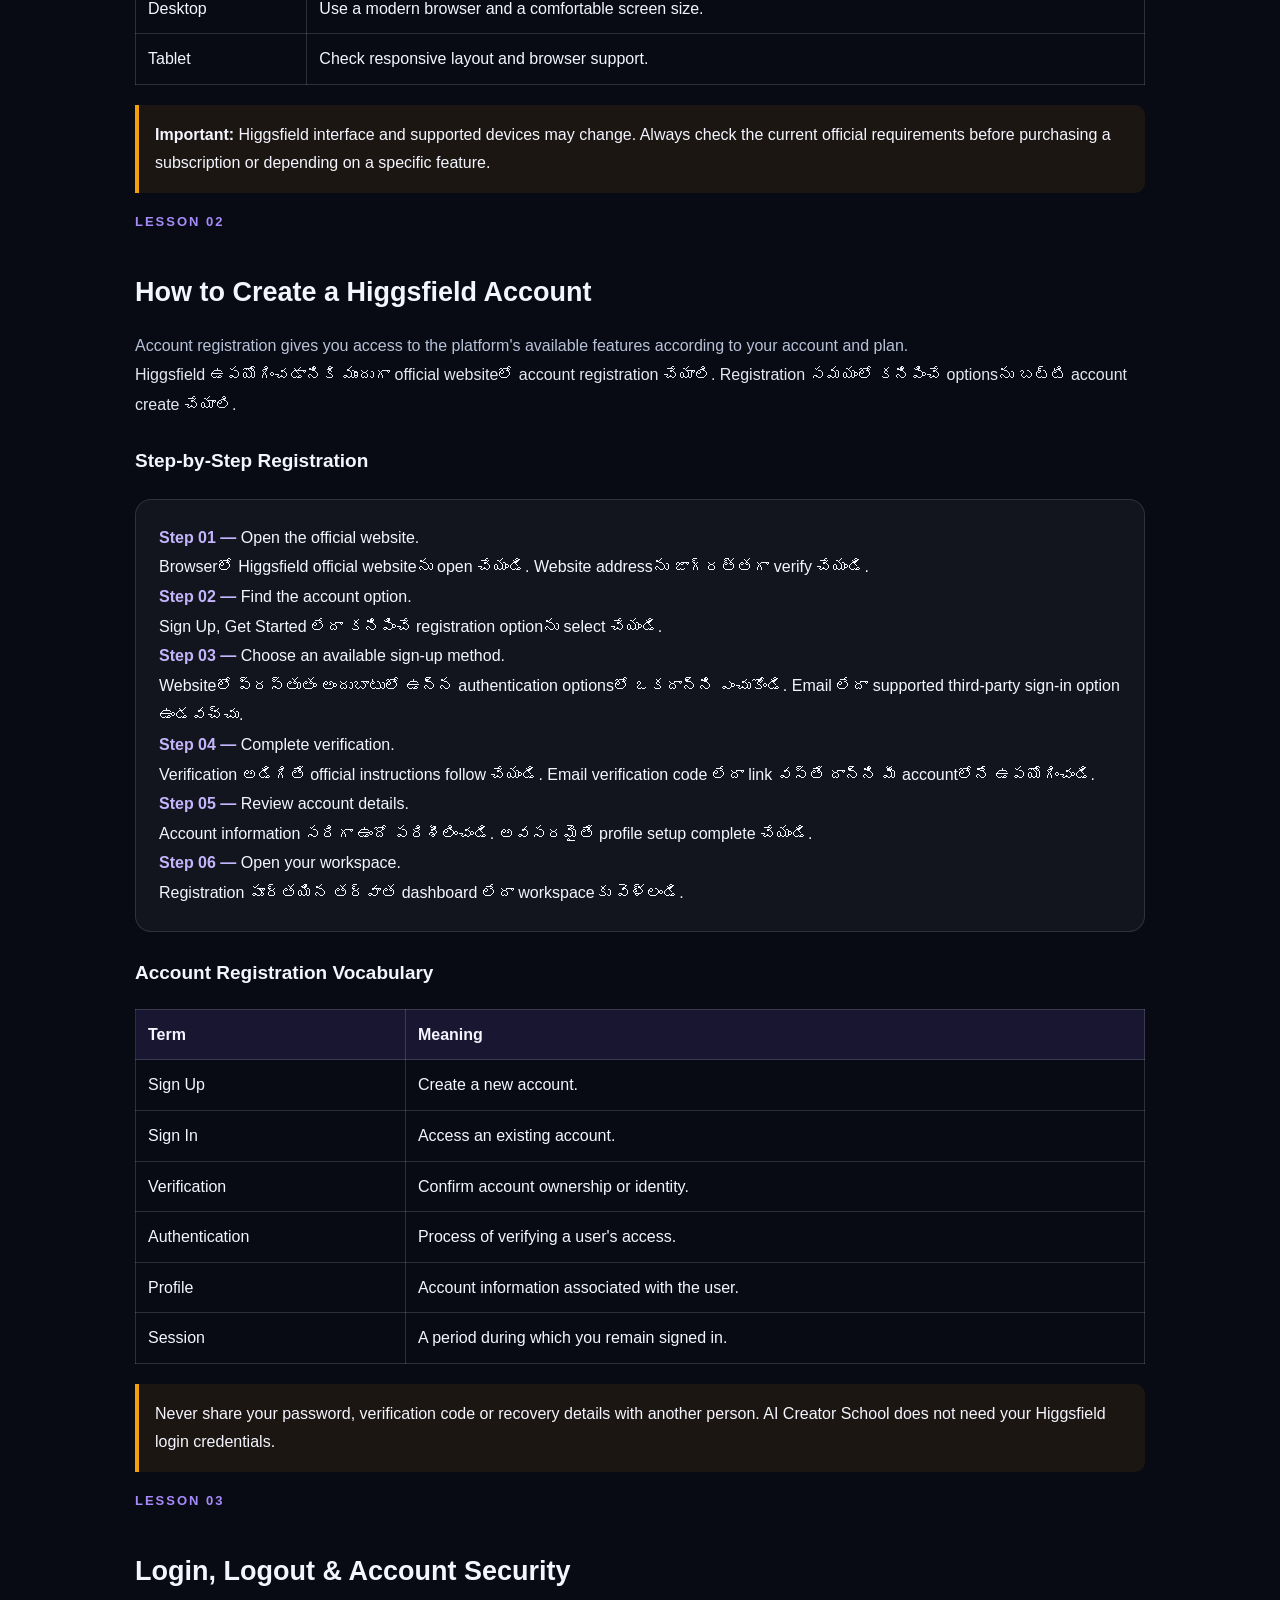
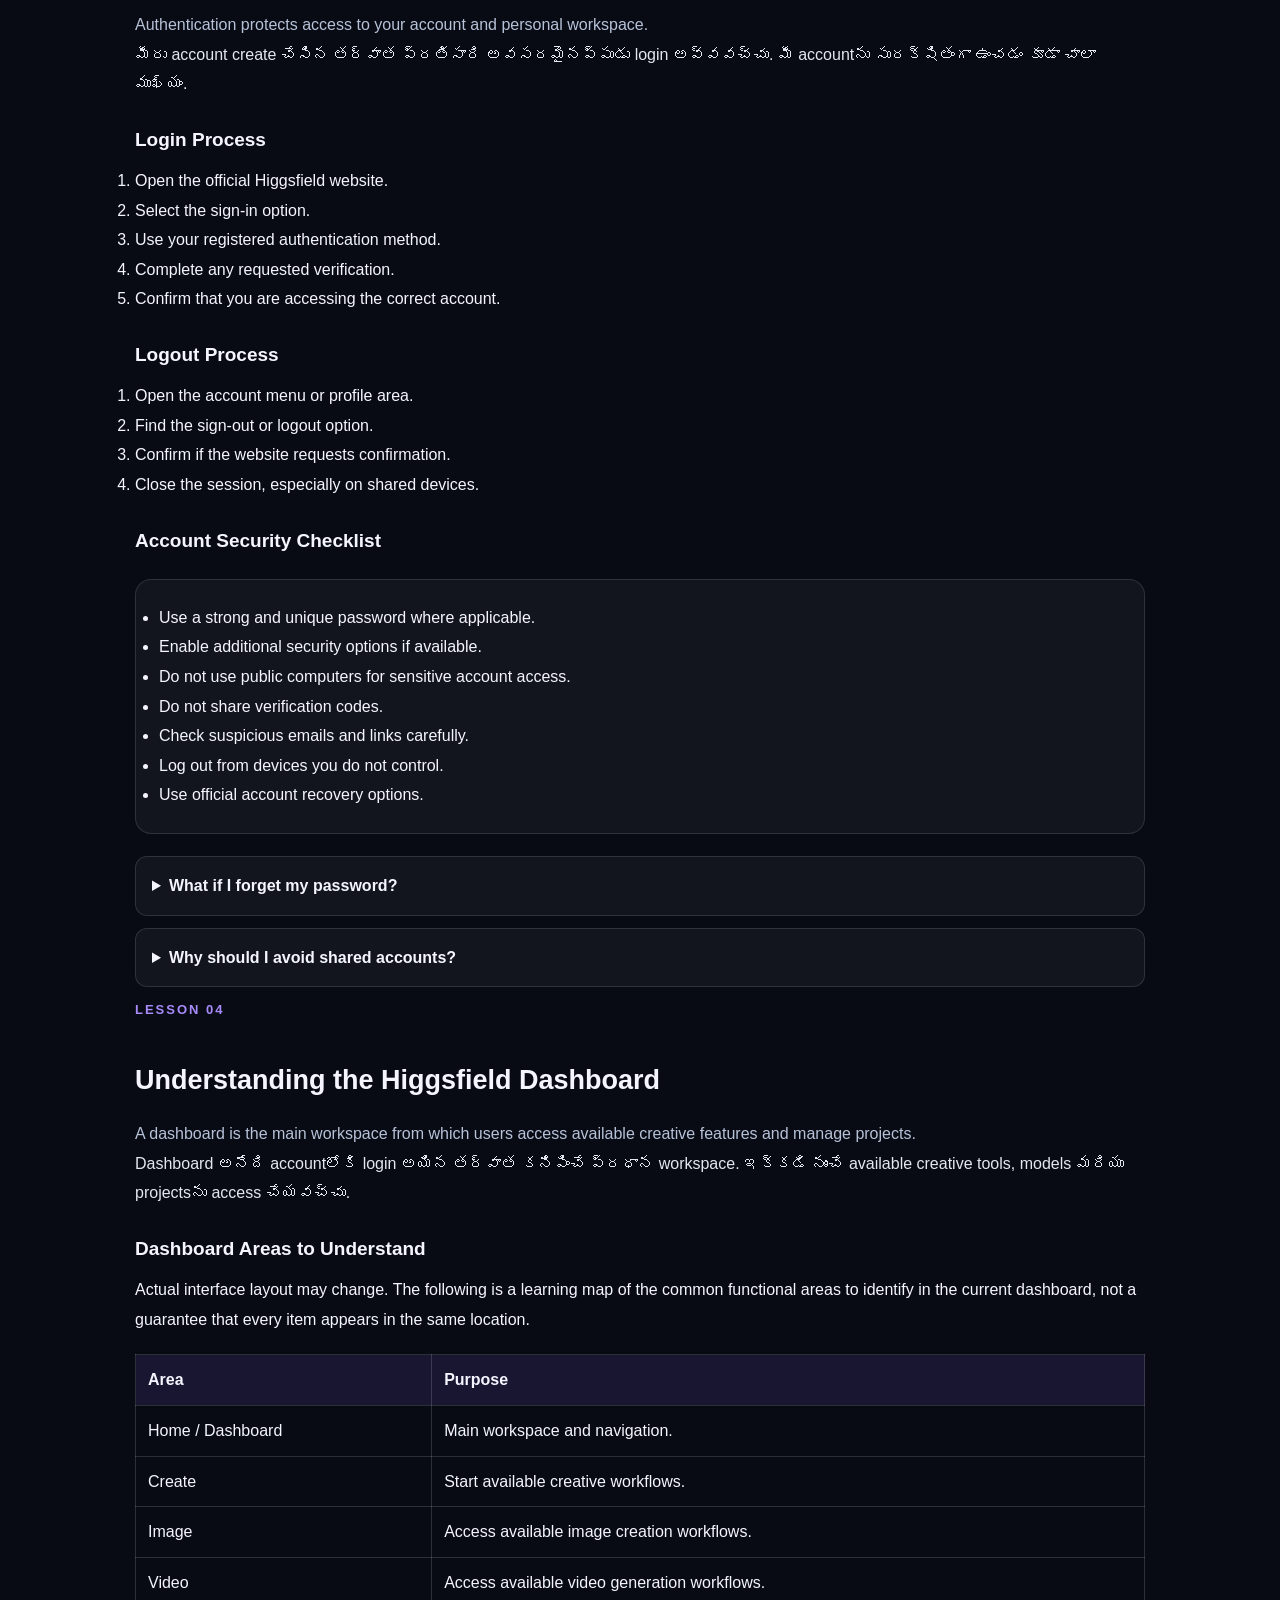
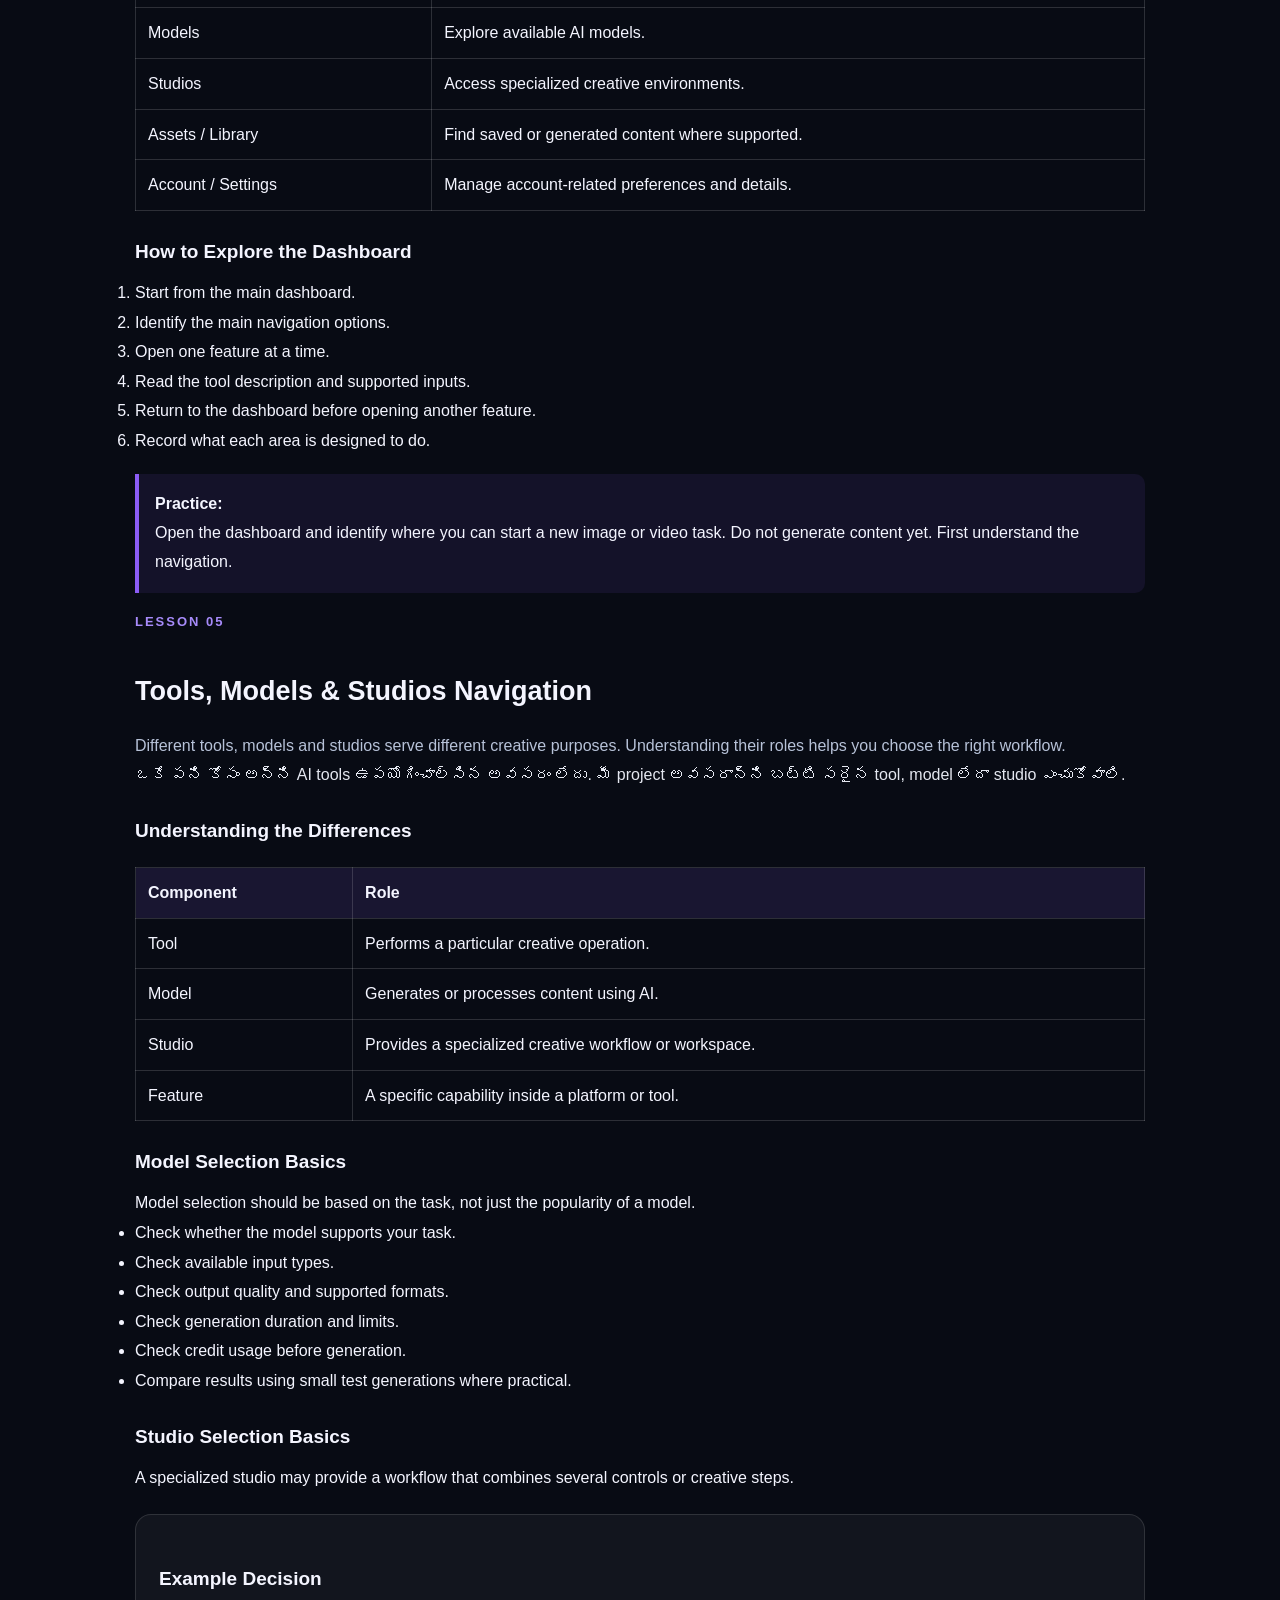
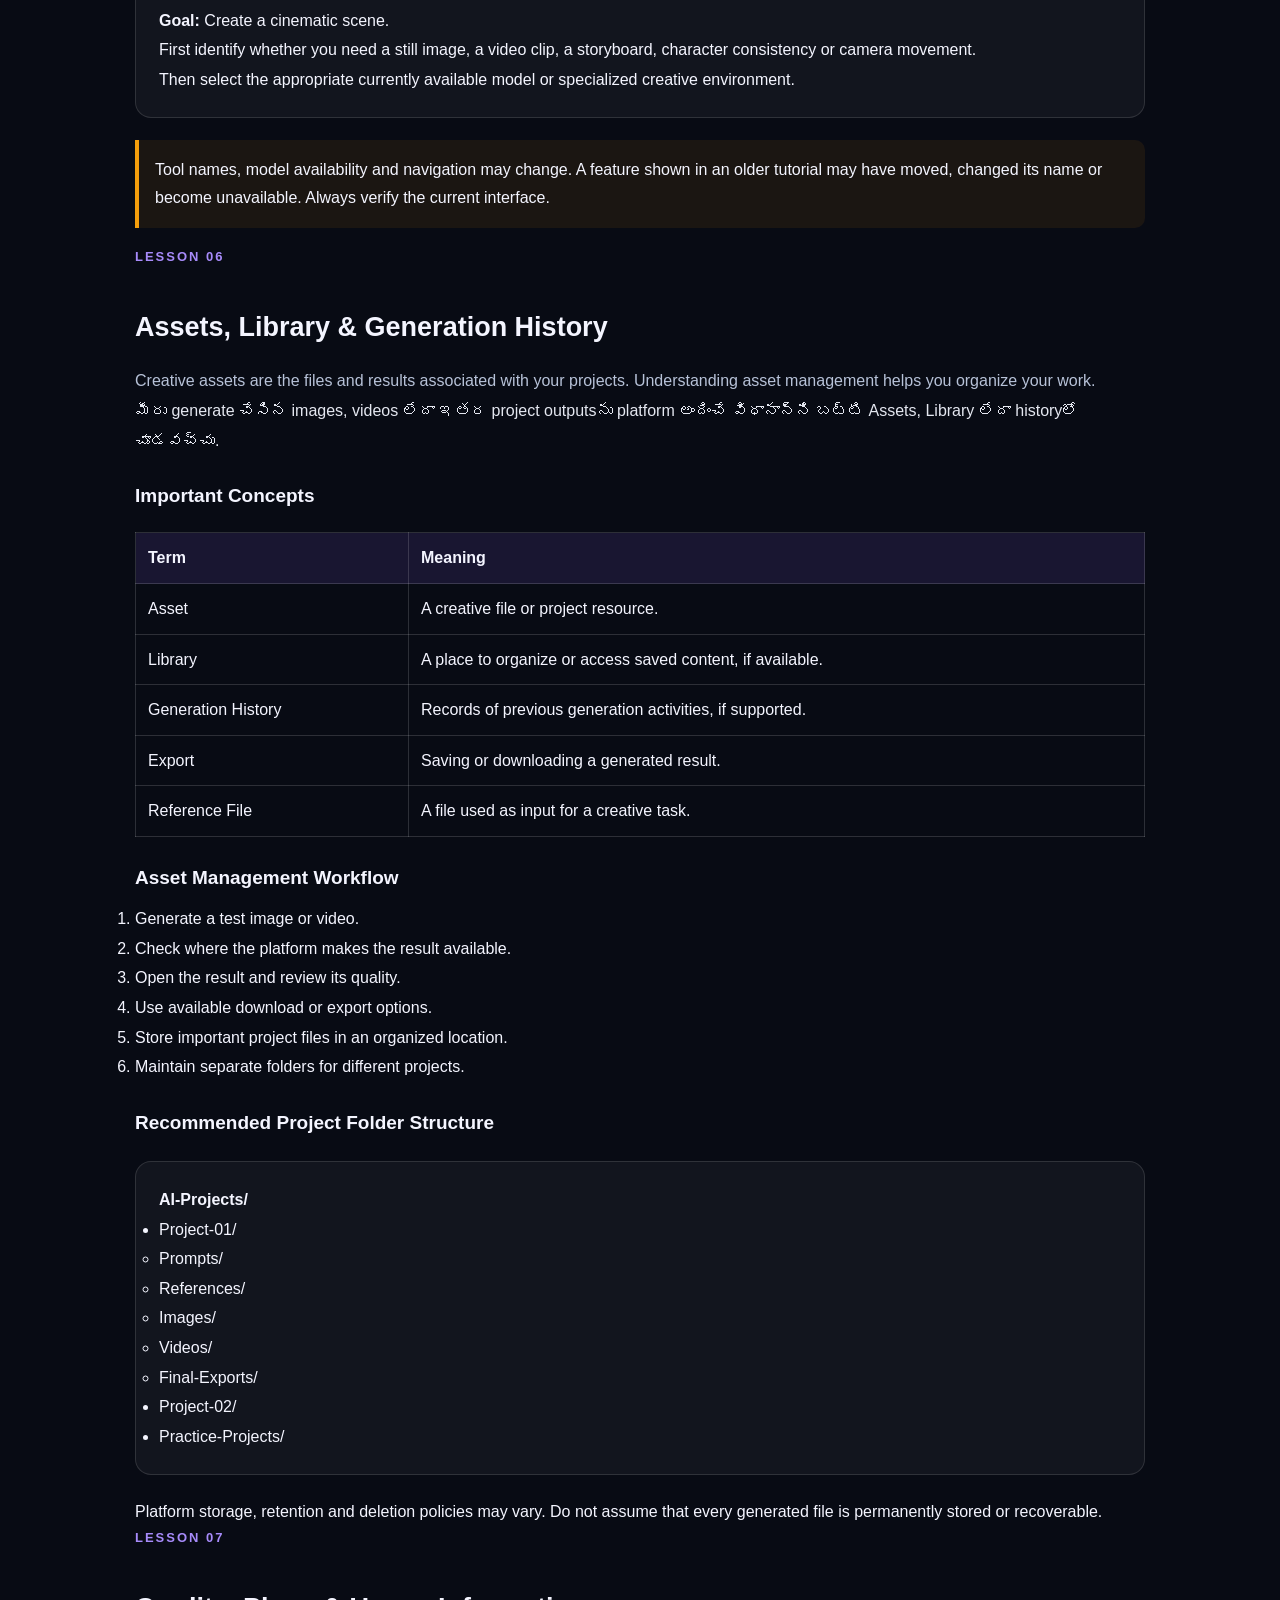
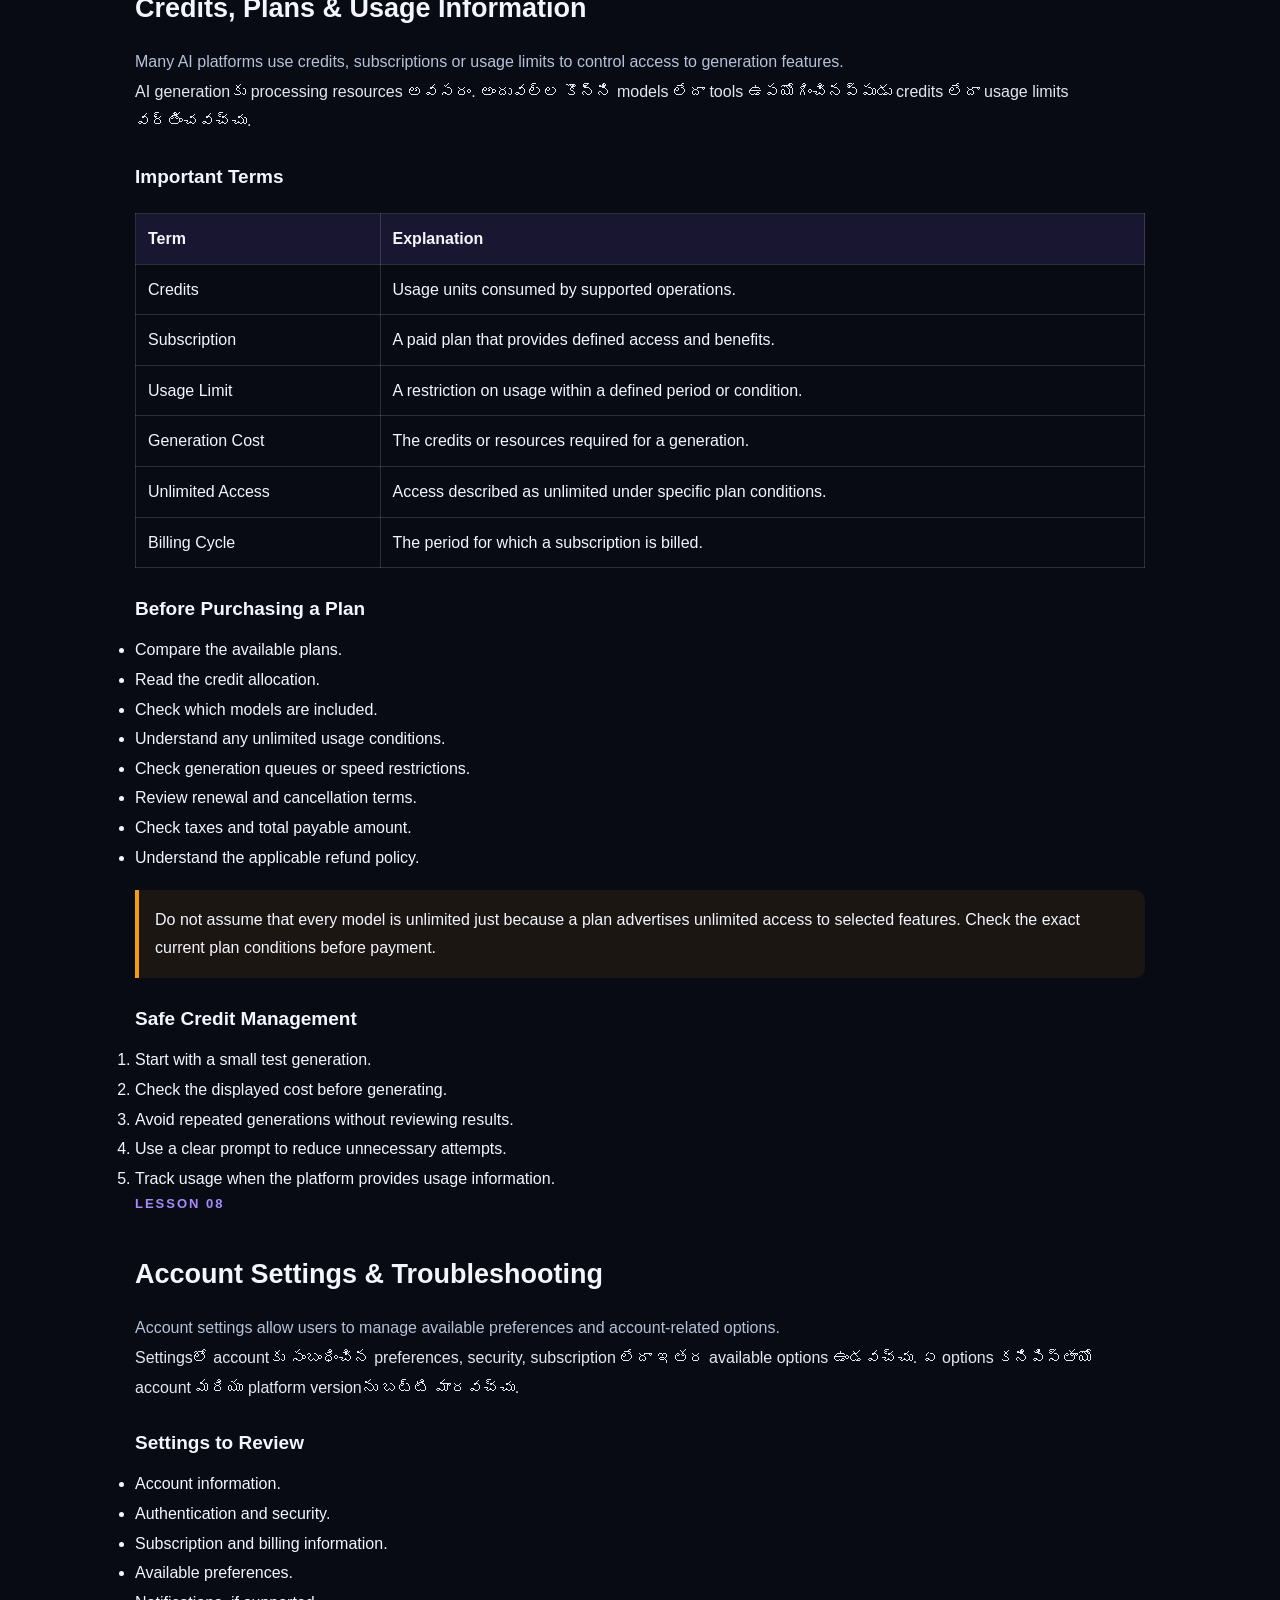
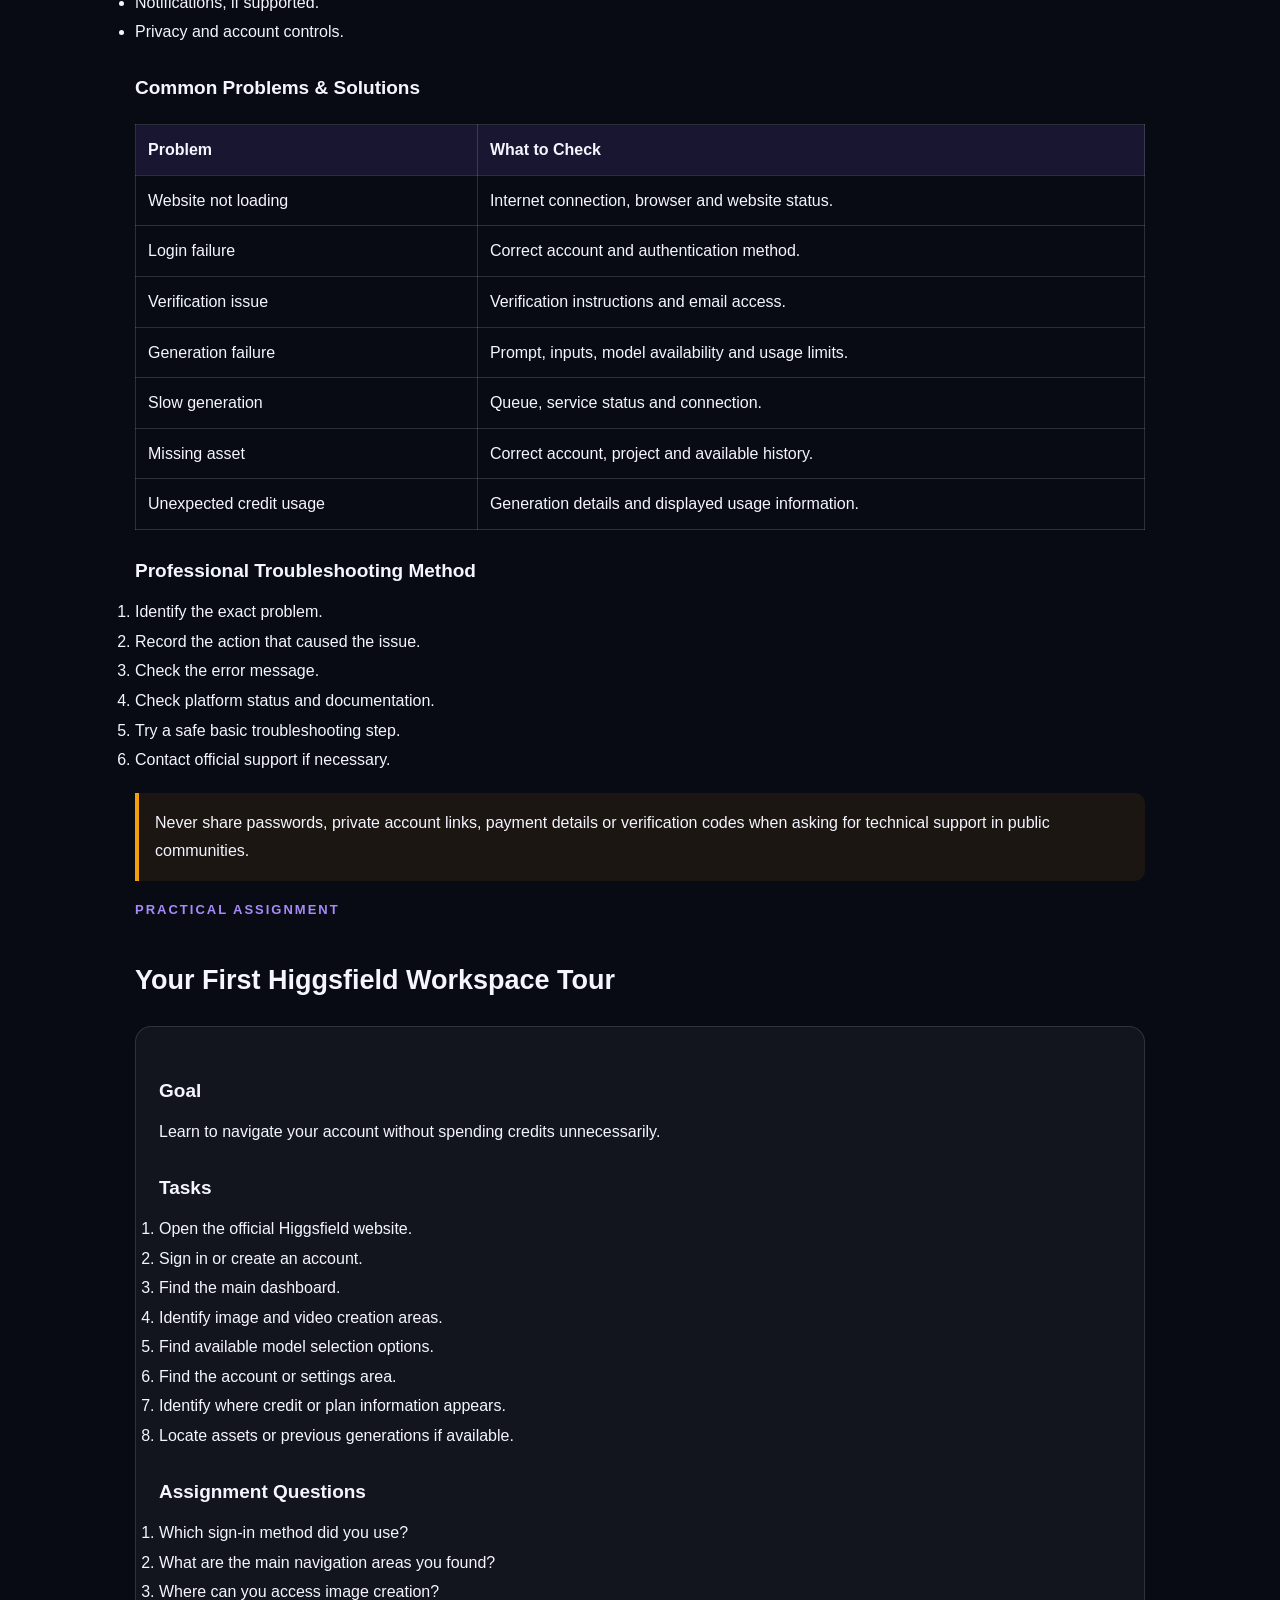
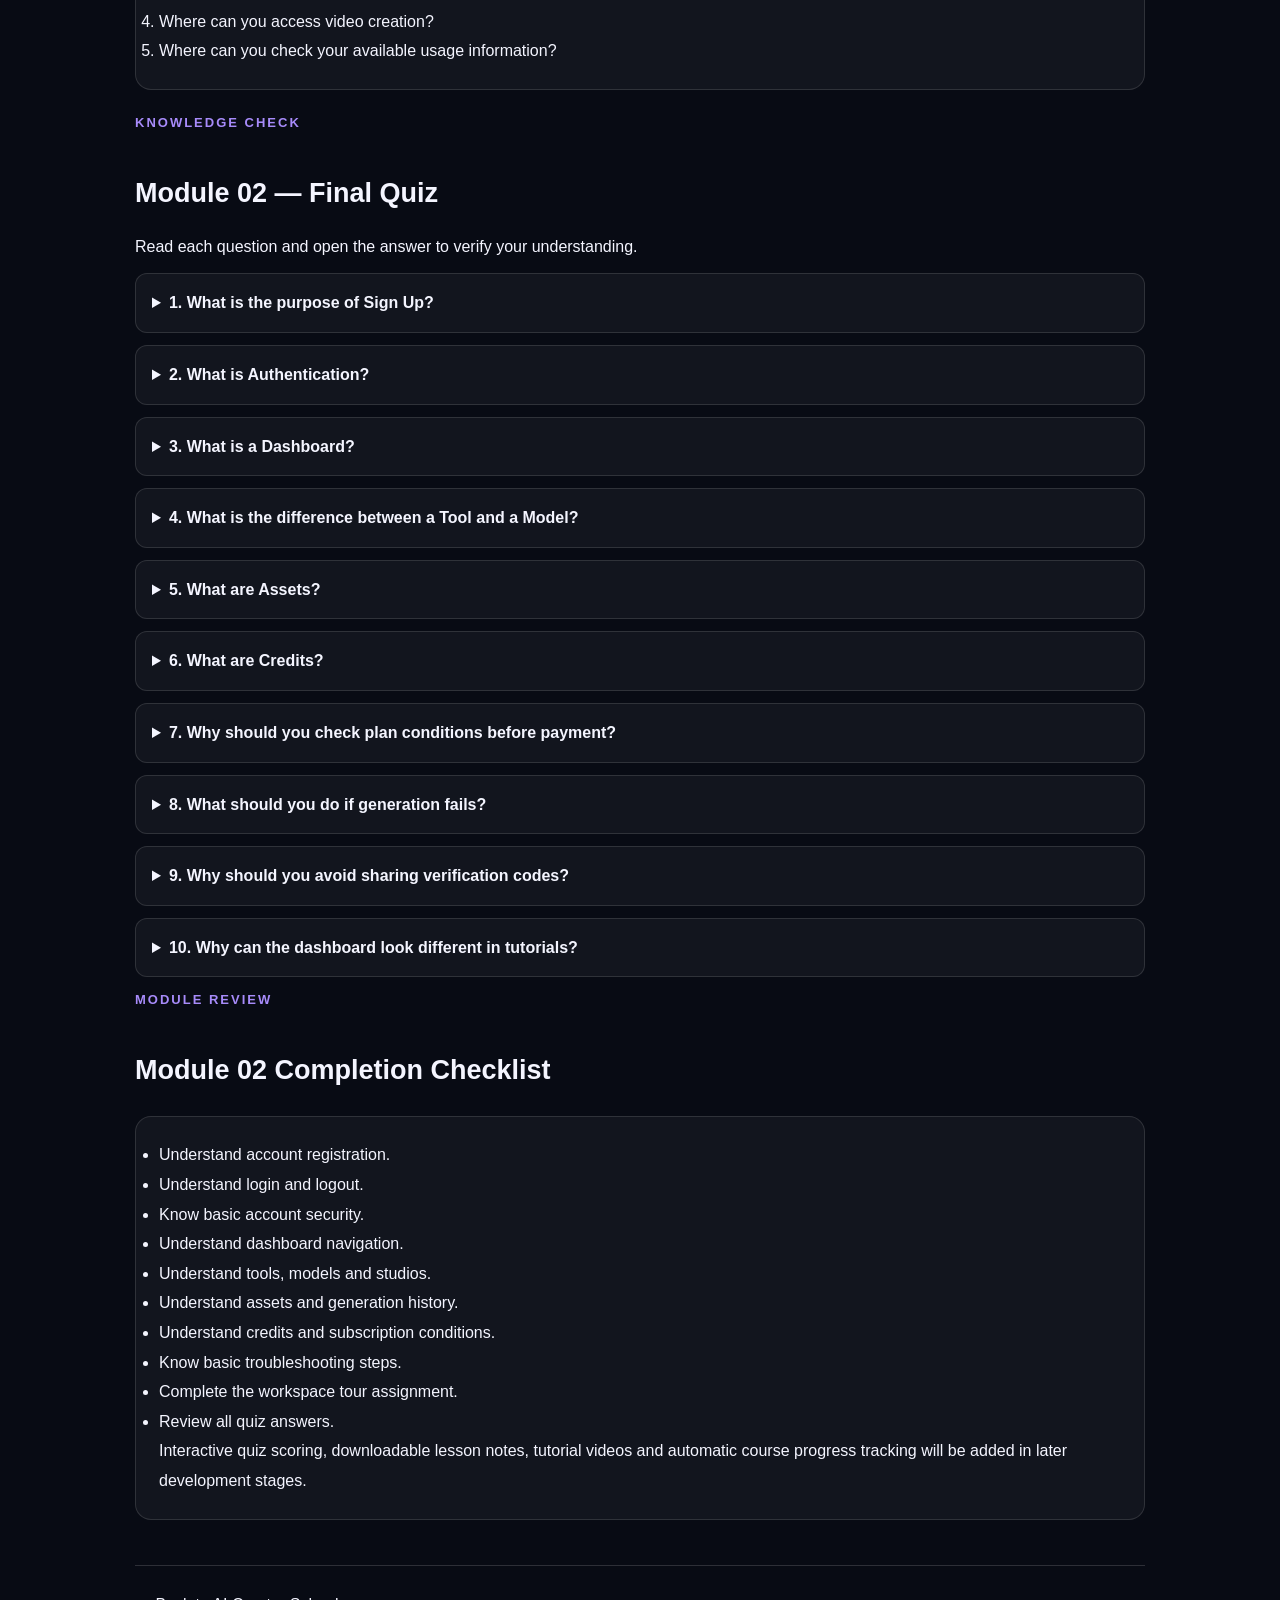
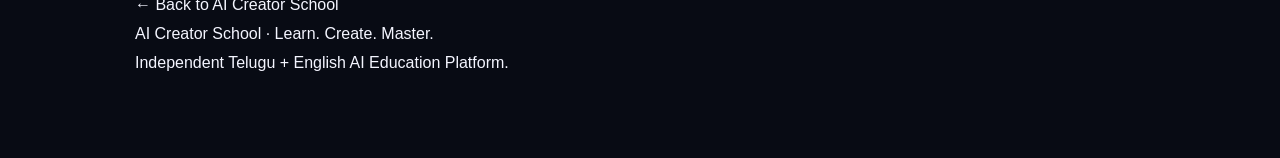
<file: lessons/module-02.html>
<!DOCTYPE html>
<html lang="en">
<head>
  <meta charset="UTF-8">
  <meta name="viewport" content="width=device-width, initial-scale=1.0">
  <meta name="theme-color" content="#080b14">

  <meta name="description" content="Complete Higgsfield account setup, dashboard navigation, workspace, settings and interface guide in Telugu and English.">

  <title>Module 02: Account Setup & Dashboard | AI Creator School</title>

  <link rel="stylesheet" href="../style.css">

  <style>
    .lesson-page {
      max-width: 1050px;
      margin: auto;
      padding: 35px 20px 80px;
    }

    .lesson-label {
      color: #a78bfa;
      font-size: 13px;
      font-weight: 700;
      letter-spacing: 2px;
      text-transform: uppercase;
    }

    .lesson-page h1 {
      font-size: clamp(30px, 5vw, 46px);
      line-height: 1.2;
      margin: 15px 0;
    }

    .lesson-page h2 {
      font-size: 27px;
      margin: 35px 0 15px;
    }

    .lesson-page h3 {
      font-size: 19px;
      margin: 24px 0 10px;
    }

    .lesson-page p,
    .lesson-page li {
      line-height: 1.85;
    }

    .lesson-card {
      background: rgba(255,255,255,.045);
      border: 1px solid rgba(255,255,255,.12);
      border-radius: 16px;
      padding: 23px;
      margin: 22px 0;
    }

    .lesson-page .telugu {
      color: #e4e7f0;
    }

    .lesson-page .english {
      color: #b7c2d8;
    }

    .lesson-page .term {
      color: #c4b5fd;
      font-weight: 700;
    }

    .lesson-page table {
      width: 100%;
      border-collapse: collapse;
      margin: 20px 0;
    }

    .lesson-page th,
    .lesson-page td {
      border: 1px solid rgba(255,255,255,.15);
      padding: 12px;
      text-align: left;
      line-height: 1.6;
    }

    .lesson-page th {
      background: rgba(139,92,246,.13);
    }

    .lesson-page details {
      background: rgba(255,255,255,.045);
      border: 1px solid rgba(255,255,255,.12);
      border-radius: 12px;
      padding: 16px;
      margin: 12px 0;
    }

    .lesson-page summary {
      cursor: pointer;
      font-weight: 700;
      line-height: 1.6;
    }

    .lesson-nav {
      display: flex;
      flex-wrap: wrap;
      gap: 10px;
      margin: 25px 0;
    }

    .lesson-nav a,
    .lesson-page .back-link {
      display: inline-block;
      border: 1px solid rgba(255,255,255,.15);
      padding: 10px 14px;
      border-radius: 9px;
      text-decoration: none;
    }

    .lesson-page .example {
      background: rgba(139,92,246,.09);
      border-left: 4px solid #8b5cf6;
      border-radius: 0 10px 10px 0;
      padding: 16px;
      margin: 18px 0;
    }

    .lesson-page .warning {
      background: rgba(245,158,11,.08);
      border-left: 4px solid #f59e0b;
      border-radius: 0 10px 10px 0;
      padding: 16px;
      margin: 18px 0;
    }

    .lesson-page .step-number {
      color: #c4b5fd;
      font-weight: 800;
    }

    .lesson-footer {
      border-top: 1px solid rgba(255,255,255,.15);
      margin-top: 45px;
      padding-top: 25px;
    }

    @media(max-width:600px) {
      .lesson-page {
        padding: 25px 15px 55px;
      }

      .lesson-card {
        padding: 17px;
      }

      .lesson-page table {
        font-size: 13px;
      }
    }
  </style>
</head>

<body>

<main class="lesson-page">

  <header>
    <a class="back-link" href="../index.html">
      ← Back to AI Creator School
    </a>

    <br><br>

    <div class="lesson-label">MODULE 02 · BEGINNER LEVEL</div>

    <h1>Account Setup, Dashboard & Interface</h1>

    <p class="english">
      Learn how to access Higgsfield, understand the workspace,
      navigate the dashboard and manage your creative projects.
    </p>

    <p class="telugu">
      ఈ Module‌లో Higgsfield account‌ను ఎలా ప్రారంభించాలి,
      login ఎలా చేయాలి, dashboard ఎలా ఉపయోగించాలి, tools,
      models, assets మరియు account settings‌ను ఎలా అర్థం
      చేసుకోవాలో నేర్చుకుంటారు.
    </p>

    <div class="lesson-card">
      <h3>Learning Objectives</h3>
      <ul>
        <li>Understand account creation and sign-in.</li>
        <li>Learn basic account security.</li>
        <li>Understand the Higgsfield dashboard.</li>
        <li>Navigate creative tools and model selection.</li>
        <li>Understand assets and generation history.</li>
        <li>Learn credits, settings and account management.</li>
        <li>Understand troubleshooting and safe account practices.</li>
      </ul>
    </div>

    <nav class="lesson-nav" aria-label="Module lessons">
      <a href="#lesson-1">Lesson 01</a>
      <a href="#lesson-2">Lesson 02</a>
      <a href="#lesson-3">Lesson 03</a>
      <a href="#lesson-4">Lesson 04</a>
      <a href="#lesson-5">Lesson 05</a>
      <a href="#lesson-6">Lesson 06</a>
      <a href="#lesson-7">Lesson 07</a>
      <a href="#lesson-8">Lesson 08</a>
      <a href="#quiz">Quiz</a>
    </nav>
  </header>


  <!-- LESSON 01 -->

  <section id="lesson-1">

    <div class="lesson-label">LESSON 01</div>
    <h2>Before Creating Your Higgsfield Account</h2>

    <p class="english">
      Before registering, prepare the basic requirements
      needed to access and use the platform.
    </p>

    <p class="telugu">
      Account create చేయడానికి ముందు కొన్ని విషయాలు సిద్ధం
      చేసుకోవాలి. ఇలా చేయడం వల్ల registration మరియు
      account management సులభమవుతాయి.
    </p>

    <div class="lesson-card">
      <h3>Basic Requirements</h3>
      <ul>
        <li>A supported web browser.</li>
        <li>A stable internet connection.</li>
        <li>An email address you can access.</li>
        <li>A secure password or supported authentication method.</li>
        <li>A device capable of accessing the website.</li>
        <li>Access to the official platform website.</li>
      </ul>
    </div>

    <h3>Recommended Browser Practices</h3>

    <p>
      Use an updated browser. Keep JavaScript and essential
      website features enabled. If the website does not load,
      check browser compatibility and internet connectivity.
    </p>

    <h3>Device Preparation</h3>

    <table>
      <tr>
        <th>Device</th>
        <th>Preparation</th>
      </tr>
      <tr>
        <td>Mobile</td>
        <td>Use an updated browser and a stable connection.</td>
      </tr>
      <tr>
        <td>Desktop</td>
        <td>Use a modern browser and a comfortable screen size.</td>
      </tr>
      <tr>
        <td>Tablet</td>
        <td>Check responsive layout and browser support.</td>
      </tr>
    </table>

    <div class="warning">
      <strong>Important:</strong>
      Higgsfield interface and supported devices may change.
      Always check the current official requirements before
      purchasing a subscription or depending on a specific feature.
    </div>

  </section>


  <!-- LESSON 02 -->

  <section id="lesson-2">

    <div class="lesson-label">LESSON 02</div>
    <h2>How to Create a Higgsfield Account</h2>

    <p class="english">
      Account registration gives you access to the platform's
      available features according to your account and plan.
    </p>

    <p class="telugu">
      Higgsfield ఉపయోగించడానికి ముందుగా official website‌లో
      account registration చేయాలి. Registration సమయంలో
      కనిపించే options‌ను బట్టి account create చేయాలి.
    </p>

    <h3>Step-by-Step Registration</h3>

    <div class="lesson-card">
      <p><span class="step-number">Step 01 —</span> Open the official website.</p>
      <p>
        Browser‌లో Higgsfield official website‌ను open చేయండి.
        Website address‌ను జాగ్రత్తగా verify చేయండి.
      </p>

      <p><span class="step-number">Step 02 —</span> Find the account option.</p>
      <p>
        Sign Up, Get Started లేదా కనిపించే registration
        option‌ను select చేయండి.
      </p>

      <p><span class="step-number">Step 03 —</span> Choose an available sign-up method.</p>
      <p>
        Website‌లో ప్రస్తుతం అందుబాటులో ఉన్న authentication
        options‌లో ఒకదాన్ని ఎంచుకోండి. Email లేదా supported
        third-party sign-in option ఉండవచ్చు.
      </p>

      <p><span class="step-number">Step 04 —</span> Complete verification.</p>
      <p>
        Verification అడిగితే official instructions follow
        చేయండి. Email verification code లేదా link వస్తే
        దాన్ని మీ account‌లోనే ఉపయోగించండి.
      </p>

      <p><span class="step-number">Step 05 —</span> Review account details.</p>
      <p>
        Account information సరిగా ఉందో పరిశీలించండి.
        అవసరమైతే profile setup complete చేయండి.
      </p>

      <p><span class="step-number">Step 06 —</span> Open your workspace.</p>
      <p>
        Registration పూర్తయిన తర్వాత dashboard లేదా
        workspace‌కు వెళ్లండి.
      </p>
    </div>

    <h3>Account Registration Vocabulary</h3>

    <table>
      <tr>
        <th>Term</th>
        <th>Meaning</th>
      </tr>
      <tr>
        <td>Sign Up</td>
        <td>Create a new account.</td>
      </tr>
      <tr>
        <td>Sign In</td>
        <td>Access an existing account.</td>
      </tr>
      <tr>
        <td>Verification</td>
        <td>Confirm account ownership or identity.</td>
      </tr>
      <tr>
        <td>Authentication</td>
        <td>Process of verifying a user's access.</td>
      </tr>
      <tr>
        <td>Profile</td>
        <td>Account information associated with the user.</td>
      </tr>
      <tr>
        <td>Session</td>
        <td>A period during which you remain signed in.</td>
      </tr>
    </table>

    <div class="warning">
      Never share your password, verification code or recovery
      details with another person. AI Creator School does not
      need your Higgsfield login credentials.
    </div>

  </section>


  <!-- LESSON 03 -->

  <section id="lesson-3">

    <div class="lesson-label">LESSON 03</div>
    <h2>Login, Logout & Account Security</h2>

    <p class="english">
      Authentication protects access to your account and
      personal workspace.
    </p>

    <p class="telugu">
      మీరు account create చేసిన తర్వాత ప్రతిసారి అవసరమైనప్పుడు
      login అవ్వవచ్చు. మీ account‌ను సురక్షితంగా ఉంచడం కూడా
      చాలా ముఖ్యం.
    </p>

    <h3>Login Process</h3>

    <ol>
      <li>Open the official Higgsfield website.</li>
      <li>Select the sign-in option.</li>
      <li>Use your registered authentication method.</li>
      <li>Complete any requested verification.</li>
      <li>Confirm that you are accessing the correct account.</li>
    </ol>

    <h3>Logout Process</h3>

    <ol>
      <li>Open the account menu or profile area.</li>
      <li>Find the sign-out or logout option.</li>
      <li>Confirm if the website requests confirmation.</li>
      <li>Close the session, especially on shared devices.</li>
    </ol>

    <h3>Account Security Checklist</h3>

    <div class="lesson-card">
      <ul>
        <li>Use a strong and unique password where applicable.</li>
        <li>Enable additional security options if available.</li>
        <li>Do not use public computers for sensitive account access.</li>
        <li>Do not share verification codes.</li>
        <li>Check suspicious emails and links carefully.</li>
        <li>Log out from devices you do not control.</li>
        <li>Use official account recovery options.</li>
      </ul>
    </div>

    <details>
      <summary>What if I forget my password?</summary>
      <p>
        Use the official password recovery process if the
        selected sign-in method supports it. If you use a
        third-party login, recovery may need to happen through
        that provider.
      </p>
    </details>

    <details>
      <summary>Why should I avoid shared accounts?</summary>
      <p>
        Shared accounts can create privacy, security, ownership
        and usage-limit problems. Follow the platform's
        account-sharing terms.
      </p>
    </details>

  </section>


  <!-- LESSON 04 -->

  <section id="lesson-4">

    <div class="lesson-label">LESSON 04</div>
    <h2>Understanding the Higgsfield Dashboard</h2>

    <p class="english">
      A dashboard is the main workspace from which users
      access available creative features and manage projects.
    </p>

    <p class="telugu">
      Dashboard అనేది account‌లోకి login అయిన తర్వాత
      కనిపించే ప్రధాన workspace. ఇక్కడి నుంచే available
      creative tools, models మరియు projects‌ను access
      చేయవచ్చు.
    </p>

    <h3>Dashboard Areas to Understand</h3>

    <p>
      Actual interface layout may change. The following is a
      learning map of the common functional areas to identify
      in the current dashboard, not a guarantee that every
      item appears in the same location.
    </p>

    <table>
      <tr>
        <th>Area</th>
        <th>Purpose</th>
      </tr>
      <tr>
        <td>Home / Dashboard</td>
        <td>Main workspace and navigation.</td>
      </tr>
      <tr>
        <td>Create</td>
        <td>Start available creative workflows.</td>
      </tr>
      <tr>
        <td>Image</td>
        <td>Access available image creation workflows.</td>
      </tr>
      <tr>
        <td>Video</td>
        <td>Access available video generation workflows.</td>
      </tr>
      <tr>
        <td>Models</td>
        <td>Explore available AI models.</td>
      </tr>
      <tr>
        <td>Studios</td>
        <td>Access specialized creative environments.</td>
      </tr>
      <tr>
        <td>Assets / Library</td>
        <td>Find saved or generated content where supported.</td>
      </tr>
      <tr>
        <td>Account / Settings</td>
        <td>Manage account-related preferences and details.</td>
      </tr>
    </table>

    <h3>How to Explore the Dashboard</h3>

    <ol>
      <li>Start from the main dashboard.</li>
      <li>Identify the main navigation options.</li>
      <li>Open one feature at a time.</li>
      <li>Read the tool description and supported inputs.</li>
      <li>Return to the dashboard before opening another feature.</li>
      <li>Record what each area is designed to do.</li>
    </ol>

    <div class="example">
      <strong>Practice:</strong>
      <p>
        Open the dashboard and identify where you can start
        a new image or video task. Do not generate content yet.
        First understand the navigation.
      </p>
    </div>

  </section>


  <!-- LESSON 05 -->

  <section id="lesson-5">

    <div class="lesson-label">LESSON 05</div>
    <h2>Tools, Models & Studios Navigation</h2>

    <p class="english">
      Different tools, models and studios serve different
      creative purposes. Understanding their roles helps
      you choose the right workflow.
    </p>

    <p class="telugu">
      ఒకే పని కోసం అన్ని AI tools ఉపయోగించాల్సిన అవసరం లేదు.
      మీ project అవసరాన్ని బట్టి సరైన tool, model లేదా
      studio ఎంచుకోవాలి.
    </p>

    <h3>Understanding the Differences</h3>

    <table>
      <tr>
        <th>Component</th>
        <th>Role</th>
      </tr>
      <tr>
        <td>Tool</td>
        <td>Performs a particular creative operation.</td>
      </tr>
      <tr>
        <td>Model</td>
        <td>Generates or processes content using AI.</td>
      </tr>
      <tr>
        <td>Studio</td>
        <td>Provides a specialized creative workflow or workspace.</td>
      </tr>
      <tr>
        <td>Feature</td>
        <td>A specific capability inside a platform or tool.</td>
      </tr>
    </table>

    <h3>Model Selection Basics</h3>

    <p>
      Model selection should be based on the task, not just
      the popularity of a model.
    </p>

    <ul>
      <li>Check whether the model supports your task.</li>
      <li>Check available input types.</li>
      <li>Check output quality and supported formats.</li>
      <li>Check generation duration and limits.</li>
      <li>Check credit usage before generation.</li>
      <li>Compare results using small test generations where practical.</li>
    </ul>

    <h3>Studio Selection Basics</h3>

    <p>
      A specialized studio may provide a workflow that combines
      several controls or creative steps.
    </p>

    <div class="lesson-card">
      <h3>Example Decision</h3>

      <p><strong>Goal:</strong> Create a cinematic scene.</p>

      <p>
        First identify whether you need a still image,
        a video clip, a storyboard, character consistency
        or camera movement.
      </p>

      <p>
        Then select the appropriate currently available
        model or specialized creative environment.
      </p>
    </div>

    <div class="warning">
      Tool names, model availability and navigation may change.
      A feature shown in an older tutorial may have moved,
      changed its name or become unavailable. Always verify
      the current interface.
    </div>

  </section>


  <!-- LESSON 06 -->

  <section id="lesson-6">

    <div class="lesson-label">LESSON 06</div>
    <h2>Assets, Library & Generation History</h2>

    <p class="english">
      Creative assets are the files and results associated
      with your projects. Understanding asset management
      helps you organize your work.
    </p>

    <p class="telugu">
      మీరు generate చేసిన images, videos లేదా ఇతర project
      outputs‌ను platform అందించే విధానాన్ని బట్టి Assets,
      Library లేదా historyలో చూడవచ్చు.
    </p>

    <h3>Important Concepts</h3>

    <table>
      <tr>
        <th>Term</th>
        <th>Meaning</th>
      </tr>
      <tr>
        <td>Asset</td>
        <td>A creative file or project resource.</td>
      </tr>
      <tr>
        <td>Library</td>
        <td>A place to organize or access saved content, if available.</td>
      </tr>
      <tr>
        <td>Generation History</td>
        <td>Records of previous generation activities, if supported.</td>
      </tr>
      <tr>
        <td>Export</td>
        <td>Saving or downloading a generated result.</td>
      </tr>
      <tr>
        <td>Reference File</td>
        <td>A file used as input for a creative task.</td>
      </tr>
    </table>

    <h3>Asset Management Workflow</h3>

    <ol>
      <li>Generate a test image or video.</li>
      <li>Check where the platform makes the result available.</li>
      <li>Open the result and review its quality.</li>
      <li>Use available download or export options.</li>
      <li>Store important project files in an organized location.</li>
      <li>Maintain separate folders for different projects.</li>
    </ol>

    <h3>Recommended Project Folder Structure</h3>

    <div class="lesson-card">
      <p><strong>AI-Projects/</strong></p>
      <ul>
        <li>Project-01/
          <ul>
            <li>Prompts/</li>
            <li>References/</li>
            <li>Images/</li>
            <li>Videos/</li>
            <li>Final-Exports/</li>
          </ul>
        </li>
        <li>Project-02/</li>
        <li>Practice-Projects/</li>
      </ul>
    </div>

    <p>
      Platform storage, retention and deletion policies may
      vary. Do not assume that every generated file is
      permanently stored or recoverable.
    </p>

  </section>


  <!-- LESSON 07 -->

  <section id="lesson-7">

    <div class="lesson-label">LESSON 07</div>
    <h2>Credits, Plans & Usage Information</h2>

    <p class="english">
      Many AI platforms use credits, subscriptions or
      usage limits to control access to generation features.
    </p>

    <p class="telugu">
      AI generationకు processing resources అవసరం. అందువల్ల
      కొన్ని models లేదా tools ఉపయోగించినప్పుడు credits
      లేదా usage limits వర్తించవచ్చు.
    </p>

    <h3>Important Terms</h3>

    <table>
      <tr>
        <th>Term</th>
        <th>Explanation</th>
      </tr>
      <tr>
        <td>Credits</td>
        <td>Usage units consumed by supported operations.</td>
      </tr>
      <tr>
        <td>Subscription</td>
        <td>A paid plan that provides defined access and benefits.</td>
      </tr>
      <tr>
        <td>Usage Limit</td>
        <td>A restriction on usage within a defined period or condition.</td>
      </tr>
      <tr>
        <td>Generation Cost</td>
        <td>The credits or resources required for a generation.</td>
      </tr>
      <tr>
        <td>Unlimited Access</td>
        <td>Access described as unlimited under specific plan conditions.</td>
      </tr>
      <tr>
        <td>Billing Cycle</td>
        <td>The period for which a subscription is billed.</td>
      </tr>
    </table>

    <h3>Before Purchasing a Plan</h3>

    <ul>
      <li>Compare the available plans.</li>
      <li>Read the credit allocation.</li>
      <li>Check which models are included.</li>
      <li>Understand any unlimited usage conditions.</li>
      <li>Check generation queues or speed restrictions.</li>
      <li>Review renewal and cancellation terms.</li>
      <li>Check taxes and total payable amount.</li>
      <li>Understand the applicable refund policy.</li>
    </ul>

    <div class="warning">
      Do not assume that every model is unlimited just because
      a plan advertises unlimited access to selected features.
      Check the exact current plan conditions before payment.
    </div>

    <h3>Safe Credit Management</h3>

    <ol>
      <li>Start with a small test generation.</li>
      <li>Check the displayed cost before generating.</li>
      <li>Avoid repeated generations without reviewing results.</li>
      <li>Use a clear prompt to reduce unnecessary attempts.</li>
      <li>Track usage when the platform provides usage information.</li>
    </ol>

  </section>


  <!-- LESSON 08 -->

  <section id="lesson-8">

    <div class="lesson-label">LESSON 08</div>
    <h2>Account Settings & Troubleshooting</h2>

    <p class="english">
      Account settings allow users to manage available
      preferences and account-related options.
    </p>

    <p class="telugu">
      Settingsలో account‌కు సంబంధించిన preferences,
      security, subscription లేదా ఇతర available options
      ఉండవచ్చు. ఏ options కనిపిస్తాయో account మరియు
      platform version‌ను బట్టి మారవచ్చు.
    </p>

    <h3>Settings to Review</h3>

    <ul>
      <li>Account information.</li>
      <li>Authentication and security.</li>
      <li>Subscription and billing information.</li>
      <li>Available preferences.</li>
      <li>Notifications, if supported.</li>
      <li>Privacy and account controls.</li>
    </ul>

    <h3>Common Problems & Solutions</h3>

    <table>
      <tr>
        <th>Problem</th>
        <th>What to Check</th>
      </tr>
      <tr>
        <td>Website not loading</td>
        <td>Internet connection, browser and website status.</td>
      </tr>
      <tr>
        <td>Login failure</td>
        <td>Correct account and authentication method.</td>
      </tr>
      <tr>
        <td>Verification issue</td>
        <td>Verification instructions and email access.</td>
      </tr>
      <tr>
        <td>Generation failure</td>
        <td>Prompt, inputs, model availability and usage limits.</td>
      </tr>
      <tr>
        <td>Slow generation</td>
        <td>Queue, service status and connection.</td>
      </tr>
      <tr>
        <td>Missing asset</td>
        <td>Correct account, project and available history.</td>
      </tr>
      <tr>
        <td>Unexpected credit usage</td>
        <td>Generation details and displayed usage information.</td>
      </tr>
    </table>

    <h3>Professional Troubleshooting Method</h3>

    <ol>
      <li>Identify the exact problem.</li>
      <li>Record the action that caused the issue.</li>
      <li>Check the error message.</li>
      <li>Check platform status and documentation.</li>
      <li>Try a safe basic troubleshooting step.</li>
      <li>Contact official support if necessary.</li>
    </ol>

    <div class="warning">
      Never share passwords, private account links,
      payment details or verification codes when asking
      for technical support in public communities.
    </div>

  </section>


  <!-- PRACTICAL ASSIGNMENT -->

  <section id="assignment">

    <div class="lesson-label">PRACTICAL ASSIGNMENT</div>
    <h2>Your First Higgsfield Workspace Tour</h2>

    <div class="lesson-card">
      <h3>Goal</h3>
      <p>
        Learn to navigate your account without spending
        credits unnecessarily.
      </p>

      <h3>Tasks</h3>

      <ol>
        <li>Open the official Higgsfield website.</li>
        <li>Sign in or create an account.</li>
        <li>Find the main dashboard.</li>
        <li>Identify image and video creation areas.</li>
        <li>Find available model selection options.</li>
        <li>Find the account or settings area.</li>
        <li>Identify where credit or plan information appears.</li>
        <li>Locate assets or previous generations if available.</li>
      </ol>

      <h3>Assignment Questions</h3>

      <ol>
        <li>Which sign-in method did you use?</li>
        <li>What are the main navigation areas you found?</li>
        <li>Where can you access image creation?</li>
        <li>Where can you access video creation?</li>
        <li>Where can you check your available usage information?</li>
      </ol>
    </div>

  </section>


  <!-- FINAL QUIZ -->

  <section id="quiz">

    <div class="lesson-label">KNOWLEDGE CHECK</div>
    <h2>Module 02 — Final Quiz</h2>

    <p>
      Read each question and open the answer to verify
      your understanding.
    </p>

    <details>
      <summary>1. What is the purpose of Sign Up?</summary>
      <p>To create a new account.</p>
    </details>

    <details>
      <summary>2. What is Authentication?</summary>
      <p>It is the process of verifying a user's access.</p>
    </details>

    <details>
      <summary>3. What is a Dashboard?</summary>
      <p>
        It is the main workspace used to access platform
        features and manage activities.
      </p>
    </details>

    <details>
      <summary>4. What is the difference between a Tool and a Model?</summary>
      <p>
        A tool provides a particular function, while a model
        is the AI system that performs a generation or
        processing task.
      </p>
    </details>

    <details>
      <summary>5. What are Assets?</summary>
      <p>
        Assets are creative files or resources associated
        with projects.
      </p>
    </details>

    <details>
      <summary>6. What are Credits?</summary>
      <p>
        Credits are usage units that may be consumed by
        supported platform operations.
      </p>
    </details>

    <details>
      <summary>7. Why should you check plan conditions before payment?</summary>
      <p>
        To understand model access, credit allocation,
        restrictions, renewal and cancellation conditions.
      </p>
    </details>

    <details>
      <summary>8. What should you do if generation fails?</summary>
      <p>
        Check the error, prompt, inputs, model availability,
        usage limits and platform status.
      </p>
    </details>

    <details>
      <summary>9. Why should you avoid sharing verification codes?</summary>
      <p>
        Verification codes can provide access to your account.
        Sharing them can compromise account security.
      </p>
    </details>

    <details>
      <summary>10. Why can the dashboard look different in tutorials?</summary>
      <p>
        Platform interfaces change over time. Features can move,
        be renamed or be updated.
      </p>
    </details>

  </section>


  <!-- COMPLETION -->

  <section id="completion">

    <div class="lesson-label">MODULE REVIEW</div>
    <h2>Module 02 Completion Checklist</h2>

    <div class="lesson-card">
      <ul>
        <li>Understand account registration.</li>
        <li>Understand login and logout.</li>
        <li>Know basic account security.</li>
        <li>Understand dashboard navigation.</li>
        <li>Understand tools, models and studios.</li>
        <li>Understand assets and generation history.</li>
        <li>Understand credits and subscription conditions.</li>
        <li>Know basic troubleshooting steps.</li>
        <li>Complete the workspace tour assignment.</li>
        <li>Review all quiz answers.</li>
      </ul>

      <p>
        Interactive quiz scoring, downloadable lesson notes,
        tutorial videos and automatic course progress tracking
        will be added in later development stages.
      </p>
    </div>

  </section>


  <footer class="lesson-footer">
    <a href="../index.html">← Back to AI Creator School</a>

    <p>AI Creator School · Learn. Create. Master.</p>

    <p>Independent Telugu + English AI Education Platform.</p>
  </footer>

</main>

<script src="../script.js"></script>

</body>
</html>
</file>
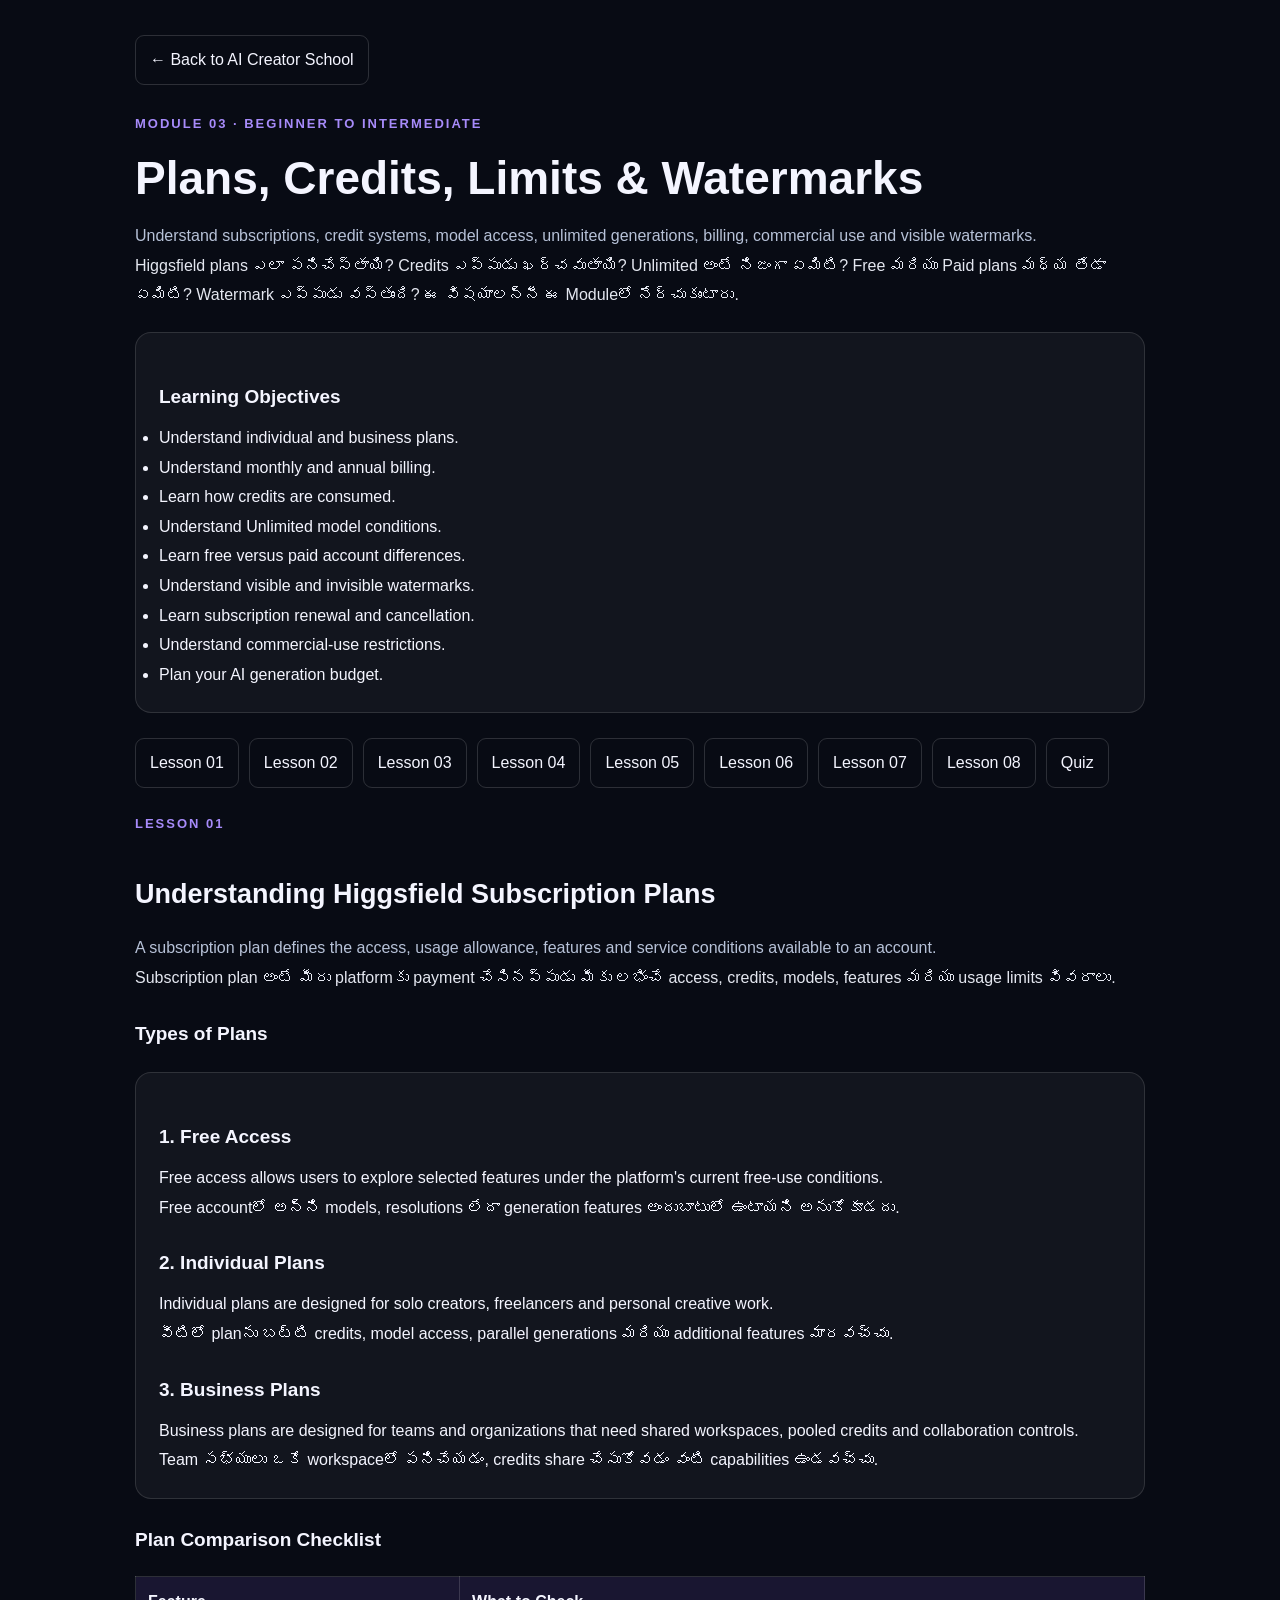
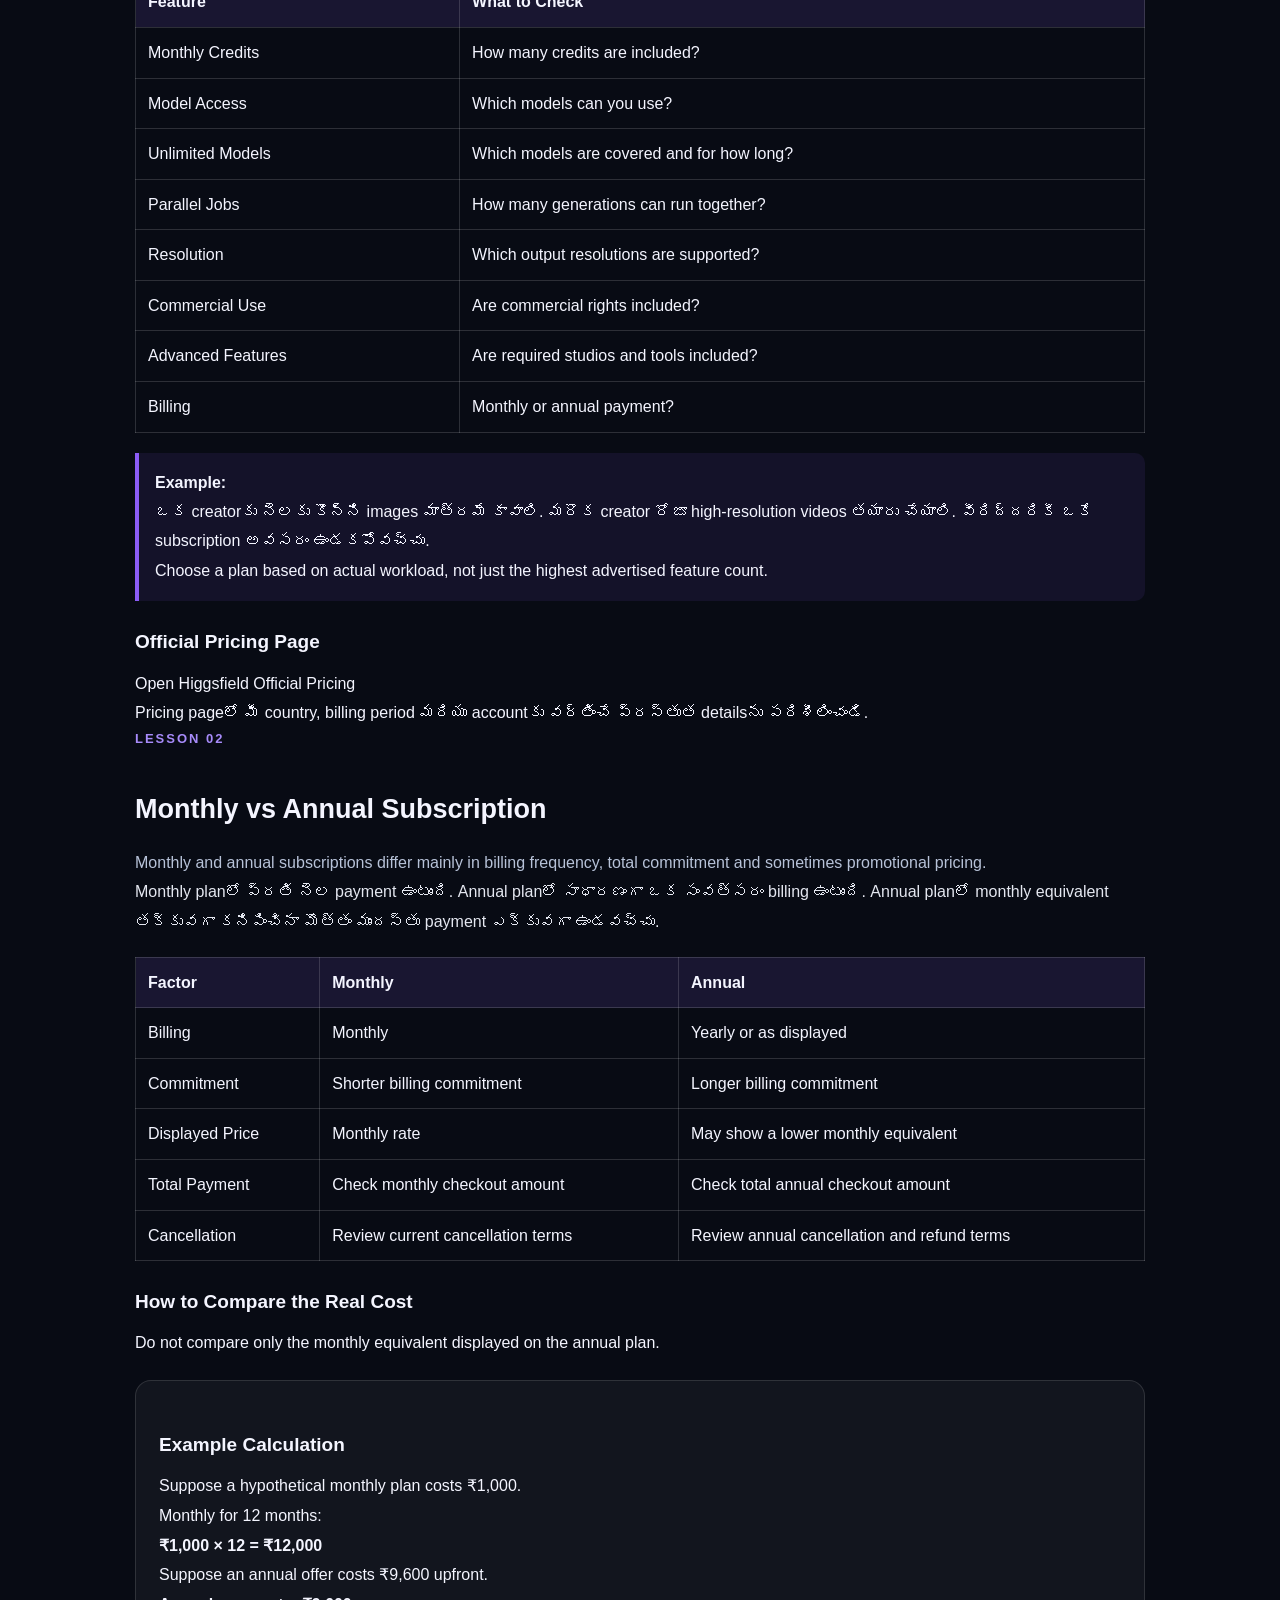
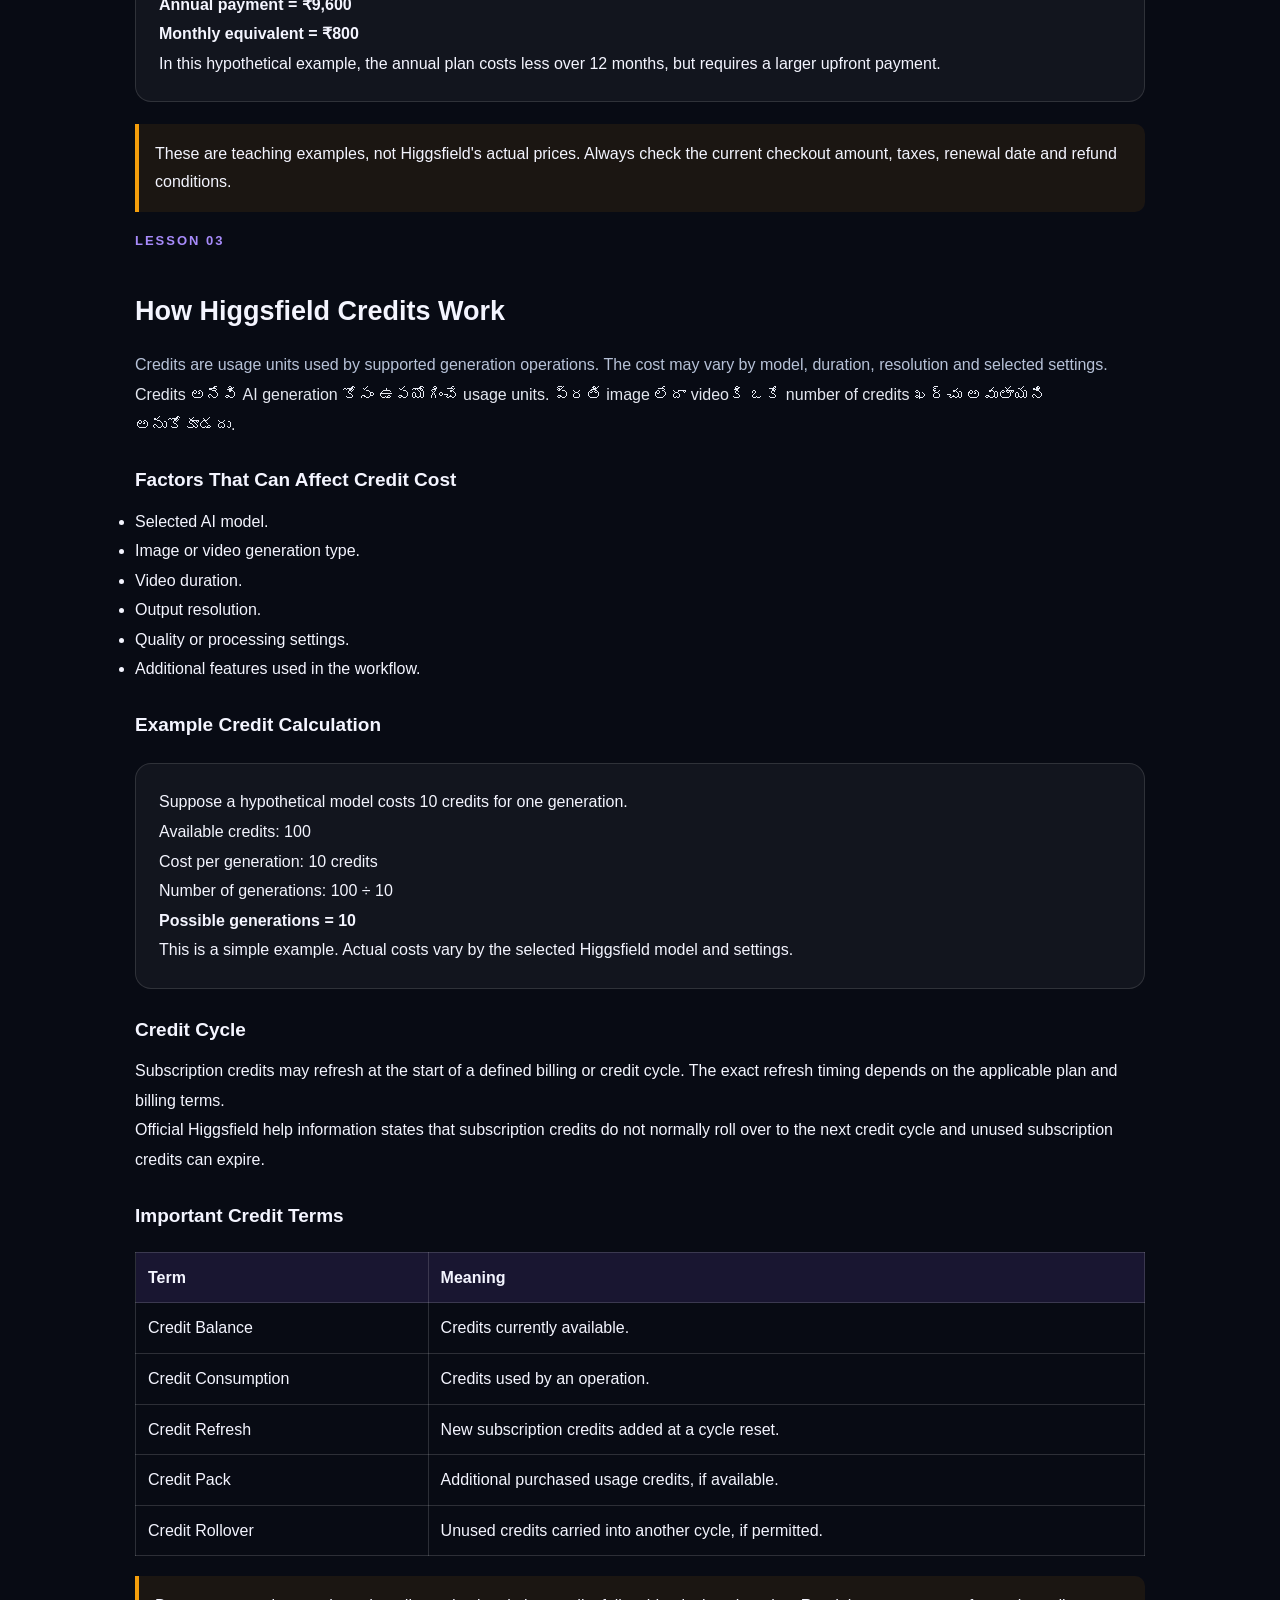
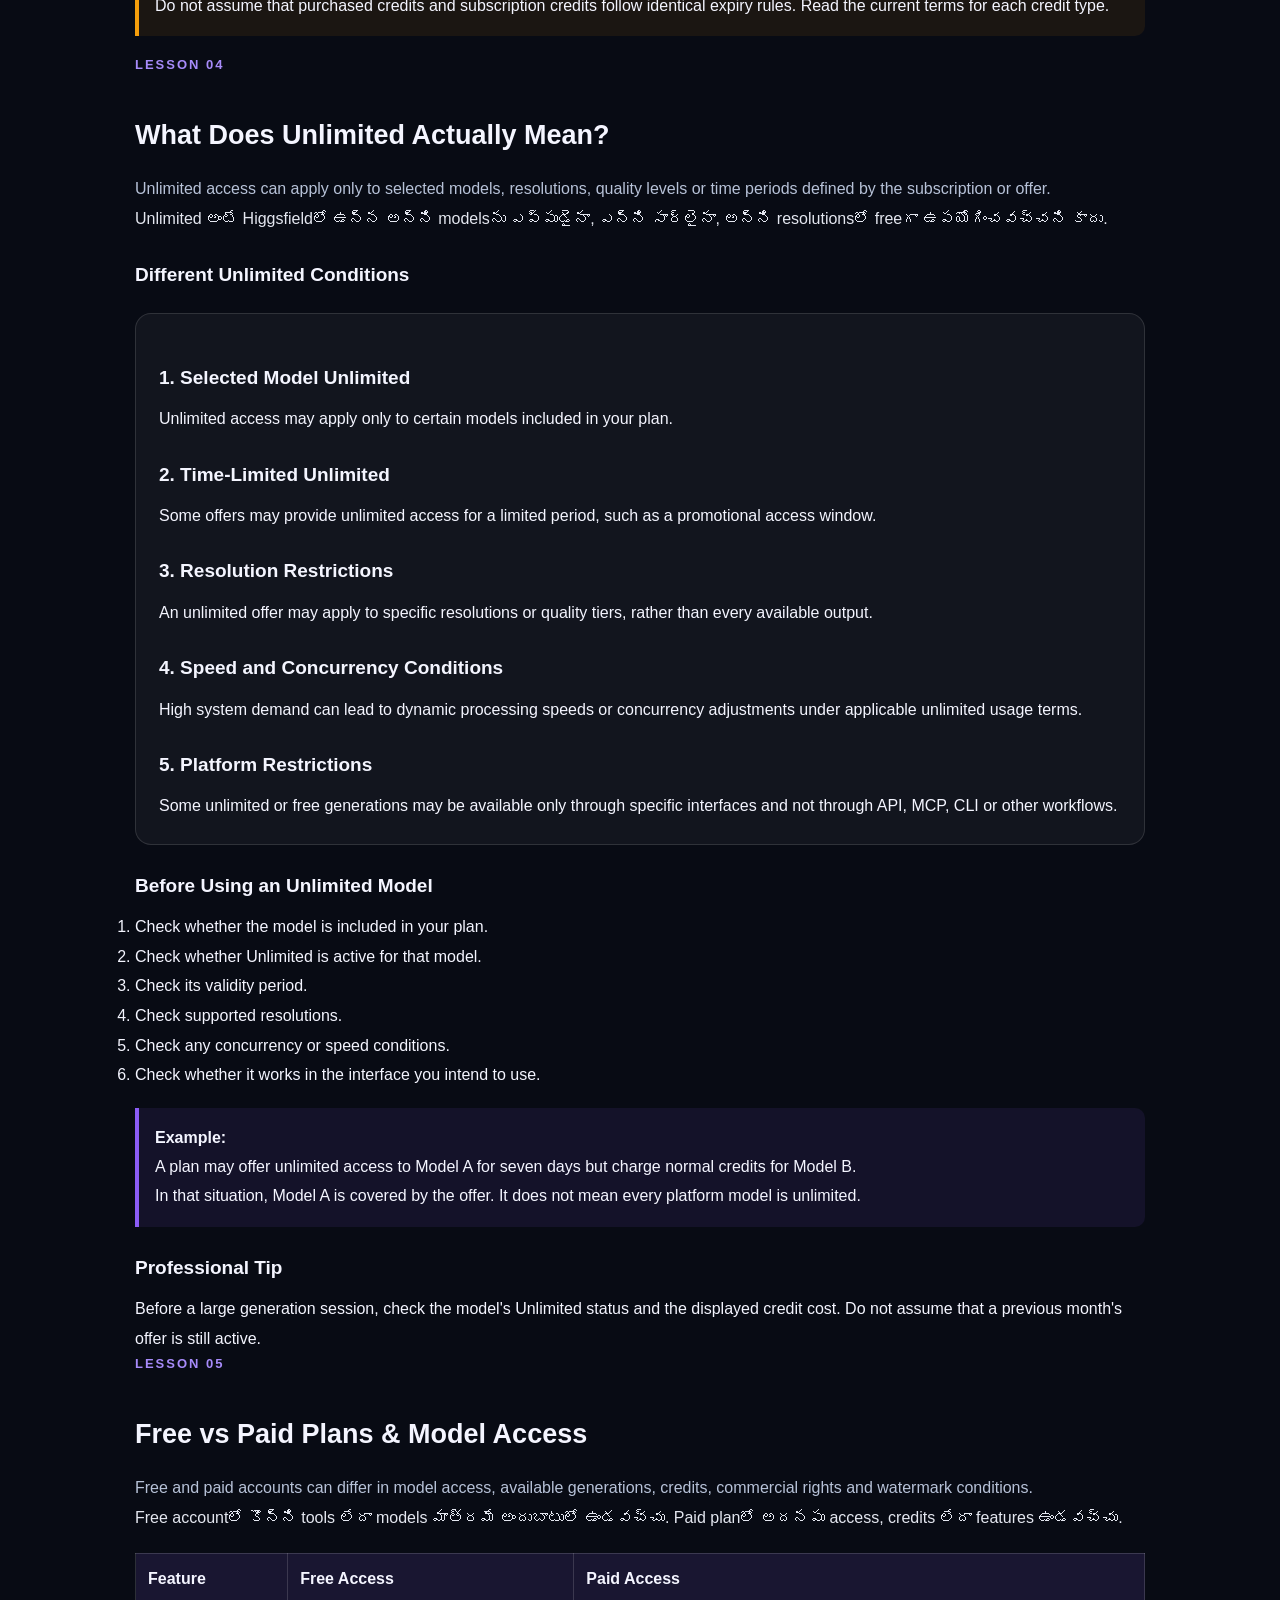
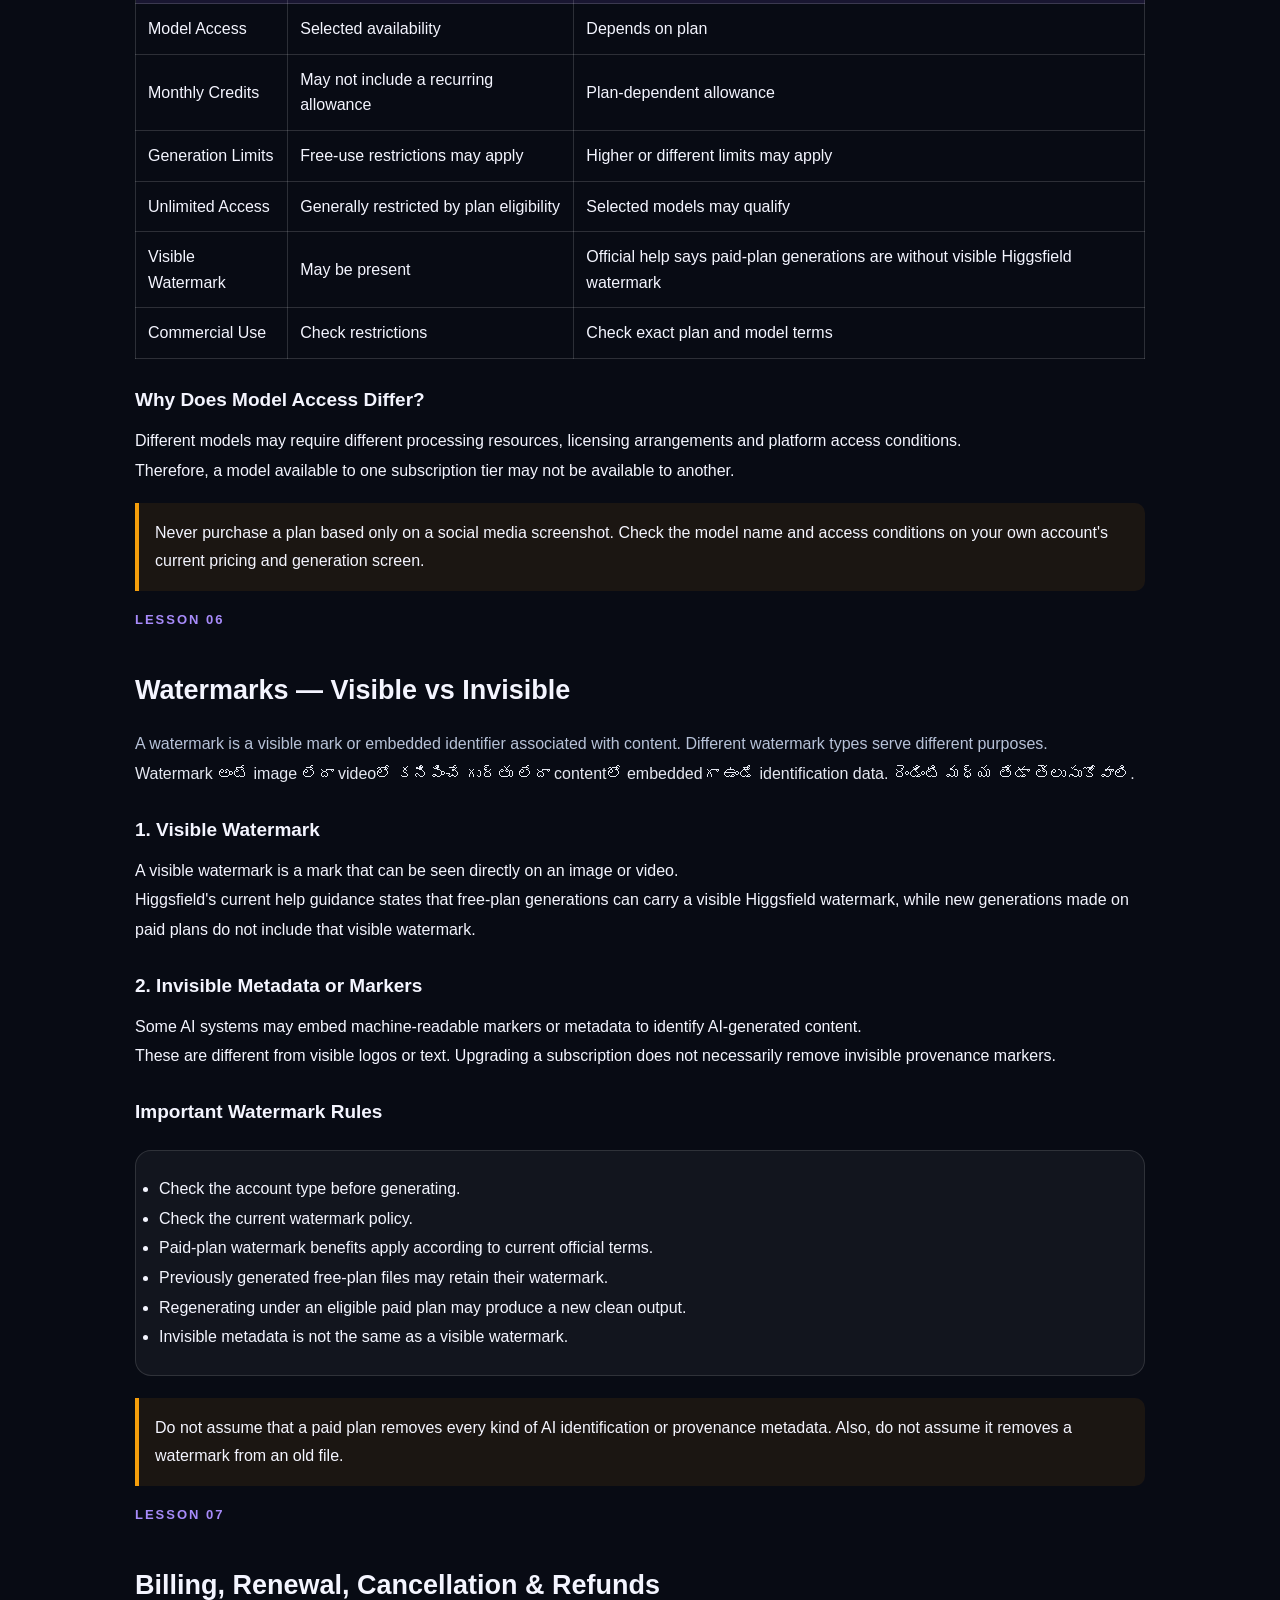
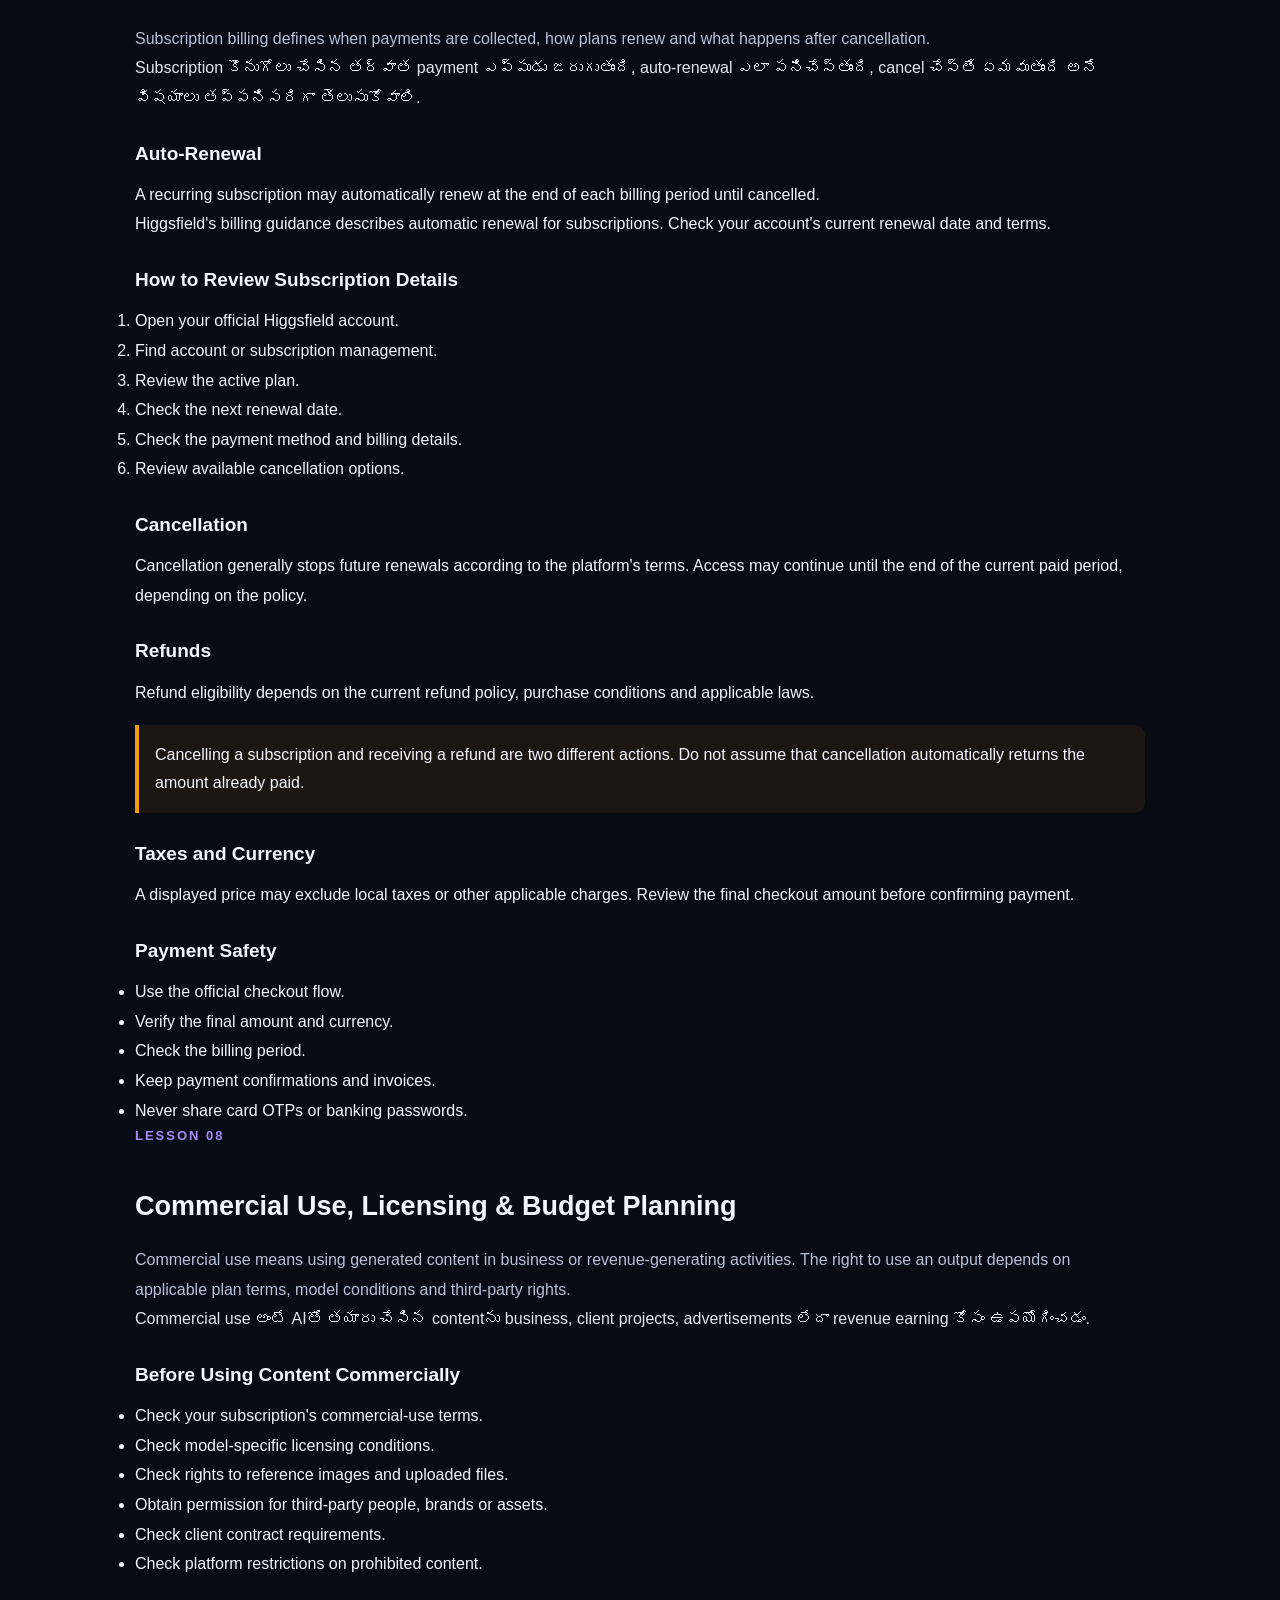
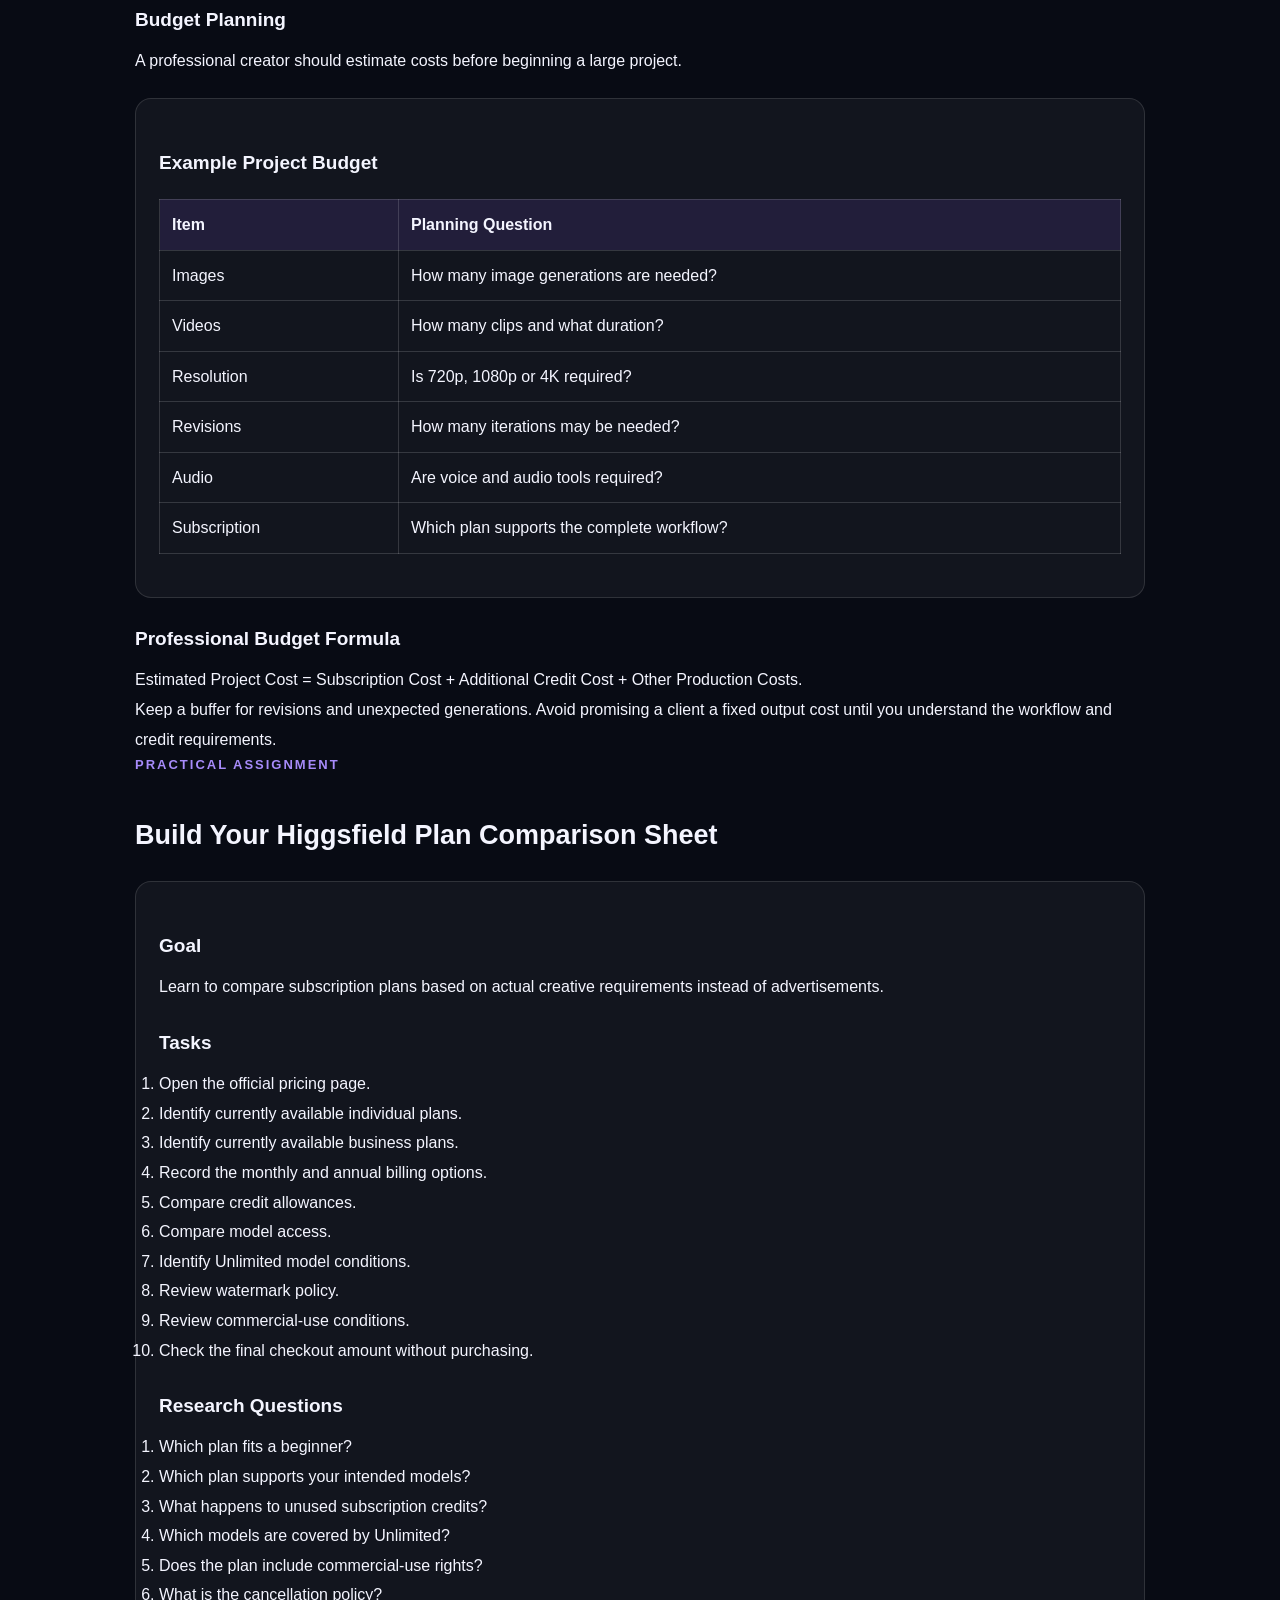
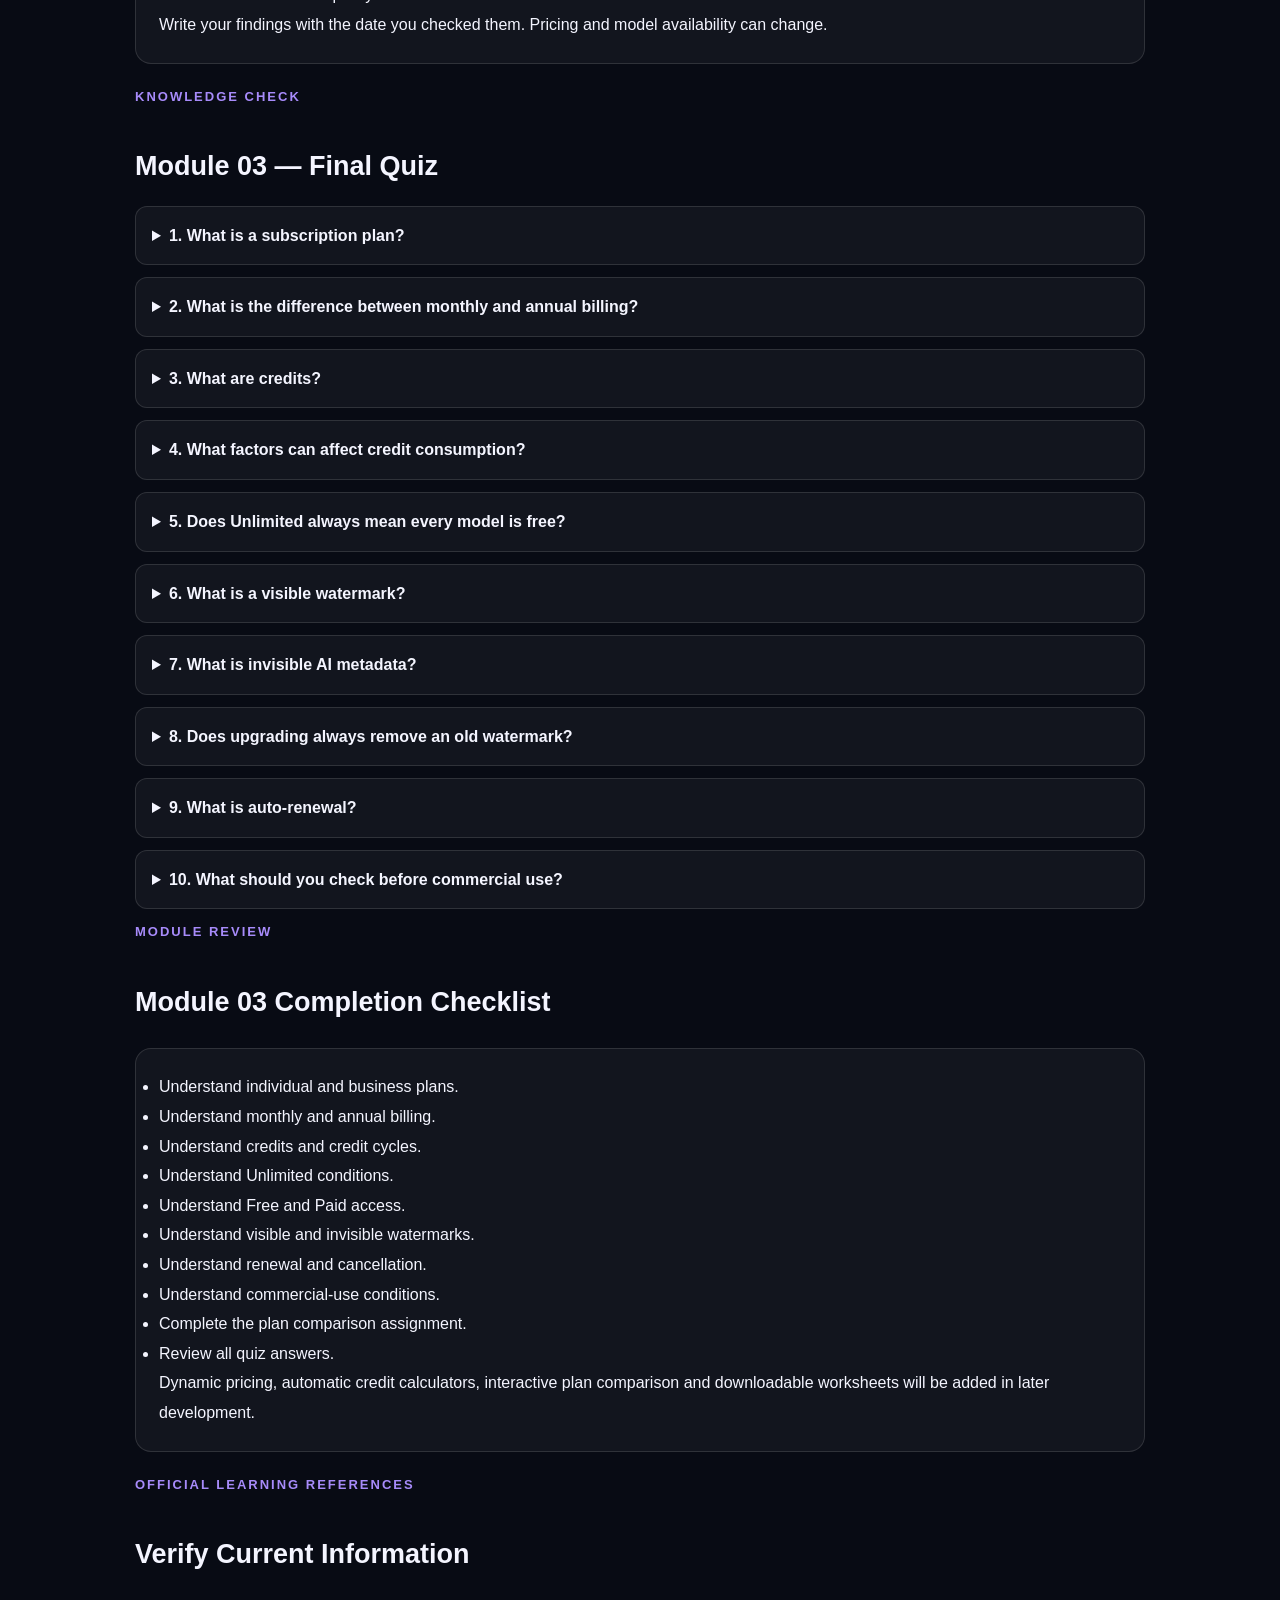
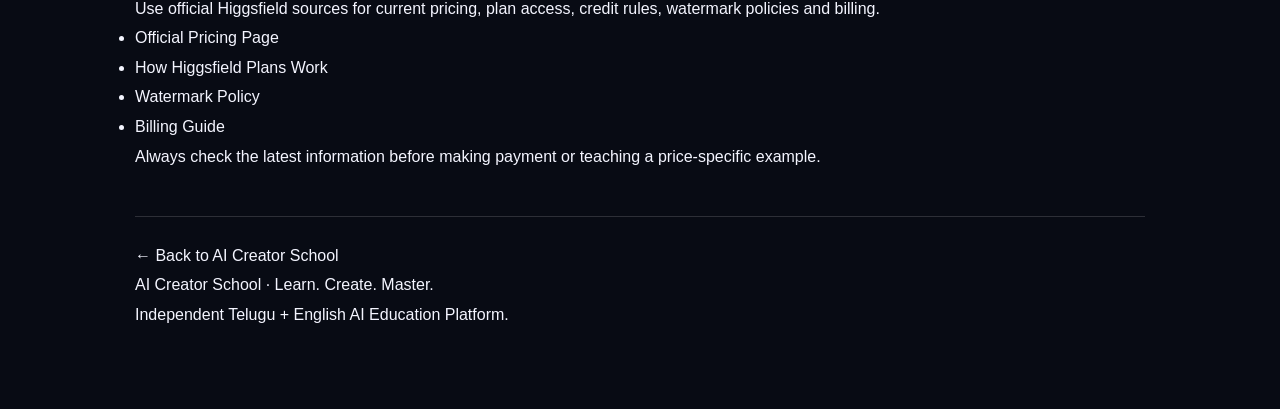
<file: lessons/module-03.html>
<!DOCTYPE html>
<html lang="en">
<head>
  <meta charset="UTF-8">
  <meta name="viewport" content="width=device-width, initial-scale=1.0">
  <meta name="theme-color" content="#080b14">

  <meta name="description" content="Learn Higgsfield plans, subscriptions, credits, unlimited models, usage limits, billing and watermarks in Telugu and English.">

  <title>Module 03: Plans, Credits & Billing | AI Creator School</title>

  <link rel="stylesheet" href="../style.css">

  <style>
    .lesson-page {
      max-width: 1050px;
      margin: auto;
      padding: 35px 20px 80px;
    }

    .lesson-label {
      color: #a78bfa;
      font-size: 13px;
      font-weight: 700;
      letter-spacing: 2px;
      text-transform: uppercase;
    }

    .lesson-page h1 {
      font-size: clamp(30px, 5vw, 46px);
      line-height: 1.2;
      margin: 15px 0;
    }

    .lesson-page h2 {
      font-size: 27px;
      margin: 35px 0 15px;
    }

    .lesson-page h3 {
      font-size: 19px;
      margin: 24px 0 10px;
    }

    .lesson-page p,
    .lesson-page li {
      line-height: 1.85;
    }

    .lesson-card {
      background: rgba(255,255,255,.045);
      border: 1px solid rgba(255,255,255,.12);
      border-radius: 16px;
      padding: 23px;
      margin: 22px 0;
    }

    .lesson-page .telugu {
      color: #e4e7f0;
    }

    .lesson-page .english {
      color: #b7c2d8;
    }

    .lesson-page .term {
      color: #c4b5fd;
      font-weight: 700;
    }

    .lesson-page table {
      width: 100%;
      border-collapse: collapse;
      margin: 20px 0;
    }

    .lesson-page th,
    .lesson-page td {
      border: 1px solid rgba(255,255,255,.15);
      padding: 12px;
      text-align: left;
      line-height: 1.6;
    }

    .lesson-page th {
      background: rgba(139,92,246,.13);
    }

    .lesson-page details {
      background: rgba(255,255,255,.045);
      border: 1px solid rgba(255,255,255,.12);
      border-radius: 12px;
      padding: 16px;
      margin: 12px 0;
    }

    .lesson-page summary {
      cursor: pointer;
      font-weight: 700;
      line-height: 1.6;
    }

    .lesson-nav {
      display: flex;
      flex-wrap: wrap;
      gap: 10px;
      margin: 25px 0;
    }

    .lesson-nav a,
    .lesson-page .back-link {
      display: inline-block;
      border: 1px solid rgba(255,255,255,.15);
      padding: 10px 14px;
      border-radius: 9px;
      text-decoration: none;
    }

    .lesson-page .example {
      background: rgba(139,92,246,.09);
      border-left: 4px solid #8b5cf6;
      border-radius: 0 10px 10px 0;
      padding: 16px;
      margin: 18px 0;
    }

    .lesson-page .warning {
      background: rgba(245,158,11,.08);
      border-left: 4px solid #f59e0b;
      border-radius: 0 10px 10px 0;
      padding: 16px;
      margin: 18px 0;
    }

    .lesson-page .info-link {
      overflow-wrap: anywhere;
    }

    .lesson-footer {
      border-top: 1px solid rgba(255,255,255,.15);
      margin-top: 45px;
      padding-top: 25px;
    }

    @media(max-width:600px) {
      .lesson-page {
        padding: 25px 15px 55px;
      }

      .lesson-card {
        padding: 17px;
      }

      .lesson-page table {
        font-size: 13px;
      }
    }
  </style>
</head>

<body>

<main class="lesson-page">

  <header>
    <a class="back-link" href="../index.html">
      ← Back to AI Creator School
    </a>

    <br><br>

    <div class="lesson-label">MODULE 03 · BEGINNER TO INTERMEDIATE</div>

    <h1>Plans, Credits, Limits & Watermarks</h1>

    <p class="english">
      Understand subscriptions, credit systems, model access,
      unlimited generations, billing, commercial use and
      visible watermarks.
    </p>

    <p class="telugu">
      Higgsfield plans ఎలా పనిచేస్తాయి? Credits ఎప్పుడు
      ఖర్చవుతాయి? Unlimited అంటే నిజంగా ఏమిటి? Free మరియు
      Paid plans మధ్య తేడా ఏమిటి? Watermark ఎప్పుడు వస్తుంది?
      ఈ విషయాలన్నీ ఈ Module‌లో నేర్చుకుంటారు.
    </p>

    <div class="lesson-card">
      <h3>Learning Objectives</h3>
      <ul>
        <li>Understand individual and business plans.</li>
        <li>Understand monthly and annual billing.</li>
        <li>Learn how credits are consumed.</li>
        <li>Understand Unlimited model conditions.</li>
        <li>Learn free versus paid account differences.</li>
        <li>Understand visible and invisible watermarks.</li>
        <li>Learn subscription renewal and cancellation.</li>
        <li>Understand commercial-use restrictions.</li>
        <li>Plan your AI generation budget.</li>
      </ul>
    </div>

    <nav class="lesson-nav" aria-label="Module lessons">
      <a href="#lesson-1">Lesson 01</a>
      <a href="#lesson-2">Lesson 02</a>
      <a href="#lesson-3">Lesson 03</a>
      <a href="#lesson-4">Lesson 04</a>
      <a href="#lesson-5">Lesson 05</a>
      <a href="#lesson-6">Lesson 06</a>
      <a href="#lesson-7">Lesson 07</a>
      <a href="#lesson-8">Lesson 08</a>
      <a href="#quiz">Quiz</a>
    </nav>
  </header>


  <!-- LESSON 01 -->

  <section id="lesson-1">

    <div class="lesson-label">LESSON 01</div>
    <h2>Understanding Higgsfield Subscription Plans</h2>

    <p class="english">
      A subscription plan defines the access, usage allowance,
      features and service conditions available to an account.
    </p>

    <p class="telugu">
      Subscription plan అంటే మీరు platform‌కు payment చేసినప్పుడు
      మీకు లభించే access, credits, models, features మరియు
      usage limits వివరాలు.
    </p>

    <h3>Types of Plans</h3>

    <div class="lesson-card">
      <h3>1. Free Access</h3>
      <p>
        Free access allows users to explore selected features
        under the platform's current free-use conditions.
      </p>
      <p>
        Free accountలో అన్ని models, resolutions లేదా
        generation features అందుబాటులో ఉంటాయని అనుకోకూడదు.
      </p>

      <h3>2. Individual Plans</h3>
      <p>
        Individual plans are designed for solo creators,
        freelancers and personal creative work.
      </p>
      <p>
        వీటిలో plan‌ను బట్టి credits, model access,
        parallel generations మరియు additional features మారవచ్చు.
      </p>

      <h3>3. Business Plans</h3>
      <p>
        Business plans are designed for teams and organizations
        that need shared workspaces, pooled credits and
        collaboration controls.
      </p>
      <p>
        Team సభ్యులు ఒకే workspaceలో పనిచేయడం, credits
        share చేసుకోవడం వంటి capabilities ఉండవచ్చు.
      </p>
    </div>

    <h3>Plan Comparison Checklist</h3>

    <table>
      <tr>
        <th>Feature</th>
        <th>What to Check</th>
      </tr>
      <tr>
        <td>Monthly Credits</td>
        <td>How many credits are included?</td>
      </tr>
      <tr>
        <td>Model Access</td>
        <td>Which models can you use?</td>
      </tr>
      <tr>
        <td>Unlimited Models</td>
        <td>Which models are covered and for how long?</td>
      </tr>
      <tr>
        <td>Parallel Jobs</td>
        <td>How many generations can run together?</td>
      </tr>
      <tr>
        <td>Resolution</td>
        <td>Which output resolutions are supported?</td>
      </tr>
      <tr>
        <td>Commercial Use</td>
        <td>Are commercial rights included?</td>
      </tr>
      <tr>
        <td>Advanced Features</td>
        <td>Are required studios and tools included?</td>
      </tr>
      <tr>
        <td>Billing</td>
        <td>Monthly or annual payment?</td>
      </tr>
    </table>

    <div class="example">
      <strong>Example:</strong>
      <p>
        ఒక creator‌కు నెలకు కొన్ని images మాత్రమే కావాలి.
        మరొక creator రోజూ high-resolution videos తయారు చేయాలి.
        వీరిద్దరికీ ఒకే subscription అవసరం ఉండకపోవచ్చు.
      </p>
      <p>
        Choose a plan based on actual workload, not just
        the highest advertised feature count.
      </p>
    </div>

    <h3>Official Pricing Page</h3>

    <p class="info-link">
      <a href="https://higgsfield.ai/pricing"
         target="_blank" rel="noopener noreferrer">
        Open Higgsfield Official Pricing
      </a>
    </p>

    <p>
      Pricing pageలో మీ country, billing period మరియు
      account‌కు వర్తించే ప్రస్తుత details‌ను పరిశీలించండి.
    </p>

  </section>


  <!-- LESSON 02 -->

  <section id="lesson-2">

    <div class="lesson-label">LESSON 02</div>
    <h2>Monthly vs Annual Subscription</h2>

    <p class="english">
      Monthly and annual subscriptions differ mainly in
      billing frequency, total commitment and sometimes
      promotional pricing.
    </p>

    <p class="telugu">
      Monthly planలో ప్రతి నెల payment ఉంటుంది.
      Annual planలో సాధారణంగా ఒక సంవత్సరం billing
      ఉంటుంది. Annual planలో monthly equivalent తక్కువగా
      కనిపించినా మొత్తం ముందస్తు payment ఎక్కువగా ఉండవచ్చు.
    </p>

    <table>
      <tr>
        <th>Factor</th>
        <th>Monthly</th>
        <th>Annual</th>
      </tr>
      <tr>
        <td>Billing</td>
        <td>Monthly</td>
        <td>Yearly or as displayed</td>
      </tr>
      <tr>
        <td>Commitment</td>
        <td>Shorter billing commitment</td>
        <td>Longer billing commitment</td>
      </tr>
      <tr>
        <td>Displayed Price</td>
        <td>Monthly rate</td>
        <td>May show a lower monthly equivalent</td>
      </tr>
      <tr>
        <td>Total Payment</td>
        <td>Check monthly checkout amount</td>
        <td>Check total annual checkout amount</td>
      </tr>
      <tr>
        <td>Cancellation</td>
        <td>Review current cancellation terms</td>
        <td>Review annual cancellation and refund terms</td>
      </tr>
    </table>

    <h3>How to Compare the Real Cost</h3>

    <p>
      Do not compare only the monthly equivalent displayed
      on the annual plan.
    </p>

    <div class="lesson-card">
      <h3>Example Calculation</h3>

      <p>Suppose a hypothetical monthly plan costs ₹1,000.</p>

      <p>Monthly for 12 months:</p>

      <p><strong>₹1,000 × 12 = ₹12,000</strong></p>

      <p>Suppose an annual offer costs ₹9,600 upfront.</p>

      <p><strong>Annual payment = ₹9,600</strong></p>

      <p><strong>Monthly equivalent = ₹800</strong></p>

      <p>
        In this hypothetical example, the annual plan costs
        less over 12 months, but requires a larger upfront payment.
      </p>
    </div>

    <div class="warning">
      These are teaching examples, not Higgsfield's actual prices.
      Always check the current checkout amount, taxes,
      renewal date and refund conditions.
    </div>

  </section>


  <!-- LESSON 03 -->

  <section id="lesson-3">

    <div class="lesson-label">LESSON 03</div>
    <h2>How Higgsfield Credits Work</h2>

    <p class="english">
      Credits are usage units used by supported generation
      operations. The cost may vary by model, duration,
      resolution and selected settings.
    </p>

    <p class="telugu">
      Credits అనేవి AI generation కోసం ఉపయోగించే usage units.
      ప్రతి image లేదా videoకి ఒకే number of credits ఖర్చు
      అవుతాయని అనుకోకూడదు.
    </p>

    <h3>Factors That Can Affect Credit Cost</h3>

    <ul>
      <li>Selected AI model.</li>
      <li>Image or video generation type.</li>
      <li>Video duration.</li>
      <li>Output resolution.</li>
      <li>Quality or processing settings.</li>
      <li>Additional features used in the workflow.</li>
    </ul>

    <h3>Example Credit Calculation</h3>

    <div class="lesson-card">
      <p>
        Suppose a hypothetical model costs 10 credits
        for one generation.
      </p>

      <p>Available credits: 100</p>
      <p>Cost per generation: 10 credits</p>
      <p>Number of generations: 100 ÷ 10</p>

      <p><strong>Possible generations = 10</strong></p>

      <p>
        This is a simple example. Actual costs vary by the
        selected Higgsfield model and settings.
      </p>
    </div>

    <h3>Credit Cycle</h3>

    <p>
      Subscription credits may refresh at the start of a
      defined billing or credit cycle. The exact refresh
      timing depends on the applicable plan and billing terms.
    </p>

    <p>
      Official Higgsfield help information states that
      subscription credits do not normally roll over to
      the next credit cycle and unused subscription credits
      can expire.
    </p>

    <h3>Important Credit Terms</h3>

    <table>
      <tr>
        <th>Term</th>
        <th>Meaning</th>
      </tr>
      <tr>
        <td>Credit Balance</td>
        <td>Credits currently available.</td>
      </tr>
      <tr>
        <td>Credit Consumption</td>
        <td>Credits used by an operation.</td>
      </tr>
      <tr>
        <td>Credit Refresh</td>
        <td>New subscription credits added at a cycle reset.</td>
      </tr>
      <tr>
        <td>Credit Pack</td>
        <td>Additional purchased usage credits, if available.</td>
      </tr>
      <tr>
        <td>Credit Rollover</td>
        <td>Unused credits carried into another cycle, if permitted.</td>
      </tr>
    </table>

    <div class="warning">
      Do not assume that purchased credits and subscription
      credits follow identical expiry rules. Read the current
      terms for each credit type.
    </div>

  </section>


  <!-- LESSON 04 -->

  <section id="lesson-4">

    <div class="lesson-label">LESSON 04</div>
    <h2>What Does Unlimited Actually Mean?</h2>

    <p class="english">
      Unlimited access can apply only to selected models,
      resolutions, quality levels or time periods defined
      by the subscription or offer.
    </p>

    <p class="telugu">
      Unlimited అంటే Higgsfieldలో ఉన్న అన్ని models‌ను
      ఎప్పుడైనా, ఎన్ని సార్లైనా, అన్ని resolutionsలో
      freeగా ఉపయోగించవచ్చని కాదు.
    </p>

    <h3>Different Unlimited Conditions</h3>

    <div class="lesson-card">
      <h3>1. Selected Model Unlimited</h3>
      <p>
        Unlimited access may apply only to certain models
        included in your plan.
      </p>

      <h3>2. Time-Limited Unlimited</h3>
      <p>
        Some offers may provide unlimited access for a
        limited period, such as a promotional access window.
      </p>

      <h3>3. Resolution Restrictions</h3>
      <p>
        An unlimited offer may apply to specific resolutions
        or quality tiers, rather than every available output.
      </p>

      <h3>4. Speed and Concurrency Conditions</h3>
      <p>
        High system demand can lead to dynamic processing
        speeds or concurrency adjustments under applicable
        unlimited usage terms.
      </p>

      <h3>5. Platform Restrictions</h3>
      <p>
        Some unlimited or free generations may be available
        only through specific interfaces and not through
        API, MCP, CLI or other workflows.
      </p>
    </div>

    <h3>Before Using an Unlimited Model</h3>

    <ol>
      <li>Check whether the model is included in your plan.</li>
      <li>Check whether Unlimited is active for that model.</li>
      <li>Check its validity period.</li>
      <li>Check supported resolutions.</li>
      <li>Check any concurrency or speed conditions.</li>
      <li>Check whether it works in the interface you intend to use.</li>
    </ol>

    <div class="example">
      <strong>Example:</strong>
      <p>
        A plan may offer unlimited access to Model A for
        seven days but charge normal credits for Model B.
      </p>
      <p>
        In that situation, Model A is covered by the offer.
        It does not mean every platform model is unlimited.
      </p>
    </div>

    <h3>Professional Tip</h3>

    <p>
      Before a large generation session, check the model's
      Unlimited status and the displayed credit cost.
      Do not assume that a previous month's offer is still active.
    </p>

  </section>


  <!-- LESSON 05 -->

  <section id="lesson-5">

    <div class="lesson-label">LESSON 05</div>
    <h2>Free vs Paid Plans & Model Access</h2>

    <p class="english">
      Free and paid accounts can differ in model access,
      available generations, credits, commercial rights
      and watermark conditions.
    </p>

    <p class="telugu">
      Free accountలో కొన్ని tools లేదా models మాత్రమే
      అందుబాటులో ఉండవచ్చు. Paid planలో అదనపు access,
      credits లేదా features ఉండవచ్చు.
    </p>

    <table>
      <tr>
        <th>Feature</th>
        <th>Free Access</th>
        <th>Paid Access</th>
      </tr>
      <tr>
        <td>Model Access</td>
        <td>Selected availability</td>
        <td>Depends on plan</td>
      </tr>
      <tr>
        <td>Monthly Credits</td>
        <td>May not include a recurring allowance</td>
        <td>Plan-dependent allowance</td>
      </tr>
      <tr>
        <td>Generation Limits</td>
        <td>Free-use restrictions may apply</td>
        <td>Higher or different limits may apply</td>
      </tr>
      <tr>
        <td>Unlimited Access</td>
        <td>Generally restricted by plan eligibility</td>
        <td>Selected models may qualify</td>
      </tr>
      <tr>
        <td>Visible Watermark</td>
        <td>May be present</td>
        <td>Official help says paid-plan generations are without visible Higgsfield watermark</td>
      </tr>
      <tr>
        <td>Commercial Use</td>
        <td>Check restrictions</td>
        <td>Check exact plan and model terms</td>
      </tr>
    </table>

    <h3>Why Does Model Access Differ?</h3>

    <p>
      Different models may require different processing
      resources, licensing arrangements and platform
      access conditions.
    </p>

    <p>
      Therefore, a model available to one subscription tier
      may not be available to another.
    </p>

    <div class="warning">
      Never purchase a plan based only on a social media
      screenshot. Check the model name and access conditions
      on your own account's current pricing and generation screen.
    </div>

  </section>


  <!-- LESSON 06 -->

  <section id="lesson-6">

    <div class="lesson-label">LESSON 06</div>
    <h2>Watermarks — Visible vs Invisible</h2>

    <p class="english">
      A watermark is a visible mark or embedded identifier
      associated with content. Different watermark types
      serve different purposes.
    </p>

    <p class="telugu">
      Watermark అంటే image లేదా videoలో కనిపించే గుర్తు
      లేదా contentలో embeddedగా ఉండే identification data.
      రెండింటి మధ్య తేడా తెలుసుకోవాలి.
    </p>

    <h3>1. Visible Watermark</h3>

    <p>
      A visible watermark is a mark that can be seen directly
      on an image or video.
    </p>

    <p>
      Higgsfield's current help guidance states that free-plan
      generations can carry a visible Higgsfield watermark,
      while new generations made on paid plans do not include
      that visible watermark.
    </p>

    <h3>2. Invisible Metadata or Markers</h3>

    <p>
      Some AI systems may embed machine-readable markers
      or metadata to identify AI-generated content.
    </p>

    <p>
      These are different from visible logos or text.
      Upgrading a subscription does not necessarily remove
      invisible provenance markers.
    </p>

    <h3>Important Watermark Rules</h3>

    <div class="lesson-card">
      <ul>
        <li>Check the account type before generating.</li>
        <li>Check the current watermark policy.</li>
        <li>Paid-plan watermark benefits apply according to current official terms.</li>
        <li>Previously generated free-plan files may retain their watermark.</li>
        <li>Regenerating under an eligible paid plan may produce a new clean output.</li>
        <li>Invisible metadata is not the same as a visible watermark.</li>
      </ul>
    </div>

    <div class="warning">
      Do not assume that a paid plan removes every kind of
      AI identification or provenance metadata. Also,
      do not assume it removes a watermark from an old file.
    </div>

  </section>


  <!-- LESSON 07 -->

  <section id="lesson-7">

    <div class="lesson-label">LESSON 07</div>
    <h2>Billing, Renewal, Cancellation & Refunds</h2>

    <p class="english">
      Subscription billing defines when payments are collected,
      how plans renew and what happens after cancellation.
    </p>

    <p class="telugu">
      Subscription కొనుగోలు చేసిన తర్వాత payment ఎప్పుడు
      జరుగుతుంది, auto-renewal ఎలా పనిచేస్తుంది, cancel
      చేస్తే ఏమవుతుంది అనే విషయాలు తప్పనిసరిగా తెలుసుకోవాలి.
    </p>

    <h3>Auto-Renewal</h3>

    <p>
      A recurring subscription may automatically renew at
      the end of each billing period until cancelled.
    </p>

    <p>
      Higgsfield's billing guidance describes automatic
      renewal for subscriptions. Check your account's
      current renewal date and terms.
    </p>

    <h3>How to Review Subscription Details</h3>

    <ol>
      <li>Open your official Higgsfield account.</li>
      <li>Find account or subscription management.</li>
      <li>Review the active plan.</li>
      <li>Check the next renewal date.</li>
      <li>Check the payment method and billing details.</li>
      <li>Review available cancellation options.</li>
    </ol>

    <h3>Cancellation</h3>

    <p>
      Cancellation generally stops future renewals according
      to the platform's terms. Access may continue until the
      end of the current paid period, depending on the policy.
    </p>

    <h3>Refunds</h3>

    <p>
      Refund eligibility depends on the current refund policy,
      purchase conditions and applicable laws.
    </p>

    <div class="warning">
      Cancelling a subscription and receiving a refund are
      two different actions. Do not assume that cancellation
      automatically returns the amount already paid.
    </div>

    <h3>Taxes and Currency</h3>

    <p>
      A displayed price may exclude local taxes or other
      applicable charges. Review the final checkout amount
      before confirming payment.
    </p>

    <h3>Payment Safety</h3>

    <ul>
      <li>Use the official checkout flow.</li>
      <li>Verify the final amount and currency.</li>
      <li>Check the billing period.</li>
      <li>Keep payment confirmations and invoices.</li>
      <li>Never share card OTPs or banking passwords.</li>
    </ul>

  </section>


  <!-- LESSON 08 -->

  <section id="lesson-8">

    <div class="lesson-label">LESSON 08</div>
    <h2>Commercial Use, Licensing & Budget Planning</h2>

    <p class="english">
      Commercial use means using generated content in
      business or revenue-generating activities. The right
      to use an output depends on applicable plan terms,
      model conditions and third-party rights.
    </p>

    <p class="telugu">
      Commercial use అంటే AIతో తయారు చేసిన content‌ను
      business, client projects, advertisements లేదా
      revenue earning కోసం ఉపయోగించడం.
    </p>

    <h3>Before Using Content Commercially</h3>

    <ul>
      <li>Check your subscription's commercial-use terms.</li>
      <li>Check model-specific licensing conditions.</li>
      <li>Check rights to reference images and uploaded files.</li>
      <li>Obtain permission for third-party people, brands or assets.</li>
      <li>Check client contract requirements.</li>
      <li>Check platform restrictions on prohibited content.</li>
    </ul>

    <h3>Budget Planning</h3>

    <p>
      A professional creator should estimate costs before
      beginning a large project.
    </p>

    <div class="lesson-card">
      <h3>Example Project Budget</h3>

      <table>
        <tr>
          <th>Item</th>
          <th>Planning Question</th>
        </tr>
        <tr>
          <td>Images</td>
          <td>How many image generations are needed?</td>
        </tr>
        <tr>
          <td>Videos</td>
          <td>How many clips and what duration?</td>
        </tr>
        <tr>
          <td>Resolution</td>
          <td>Is 720p, 1080p or 4K required?</td>
        </tr>
        <tr>
          <td>Revisions</td>
          <td>How many iterations may be needed?</td>
        </tr>
        <tr>
          <td>Audio</td>
          <td>Are voice and audio tools required?</td>
        </tr>
        <tr>
          <td>Subscription</td>
          <td>Which plan supports the complete workflow?</td>
        </tr>
      </table>
    </div>

    <h3>Professional Budget Formula</h3>

    <p>
      Estimated Project Cost =
      Subscription Cost + Additional Credit Cost +
      Other Production Costs.
    </p>

    <p>
      Keep a buffer for revisions and unexpected generations.
      Avoid promising a client a fixed output cost until
      you understand the workflow and credit requirements.
    </p>

  </section>


  <!-- PRACTICAL ASSIGNMENT -->

  <section id="assignment">

    <div class="lesson-label">PRACTICAL ASSIGNMENT</div>
    <h2>Build Your Higgsfield Plan Comparison Sheet</h2>

    <div class="lesson-card">
      <h3>Goal</h3>

      <p>
        Learn to compare subscription plans based on actual
        creative requirements instead of advertisements.
      </p>

      <h3>Tasks</h3>

      <ol>
        <li>Open the official pricing page.</li>
        <li>Identify currently available individual plans.</li>
        <li>Identify currently available business plans.</li>
        <li>Record the monthly and annual billing options.</li>
        <li>Compare credit allowances.</li>
        <li>Compare model access.</li>
        <li>Identify Unlimited model conditions.</li>
        <li>Review watermark policy.</li>
        <li>Review commercial-use conditions.</li>
        <li>Check the final checkout amount without purchasing.</li>
      </ol>

      <h3>Research Questions</h3>

      <ol>
        <li>Which plan fits a beginner?</li>
        <li>Which plan supports your intended models?</li>
        <li>What happens to unused subscription credits?</li>
        <li>Which models are covered by Unlimited?</li>
        <li>Does the plan include commercial-use rights?</li>
        <li>What is the cancellation policy?</li>
      </ol>

      <p>
        Write your findings with the date you checked them.
        Pricing and model availability can change.
      </p>
    </div>

  </section>


  <!-- FINAL QUIZ -->

  <section id="quiz">

    <div class="lesson-label">KNOWLEDGE CHECK</div>
    <h2>Module 03 — Final Quiz</h2>

    <details>
      <summary>1. What is a subscription plan?</summary>
      <p>
        A plan that defines access, credits, features and
        usage conditions for an account.
      </p>
    </details>

    <details>
      <summary>2. What is the difference between monthly and annual billing?</summary>
      <p>
        Monthly billing charges on a monthly cycle, while
        annual billing generally covers a yearly period.
      </p>
    </details>

    <details>
      <summary>3. What are credits?</summary>
      <p>
        Credits are usage units consumed by supported
        generation operations.
      </p>
    </details>

    <details>
      <summary>4. What factors can affect credit consumption?</summary>
      <p>
        Model, duration, resolution and selected generation
        settings can affect credit cost.
      </p>
    </details>

    <details>
      <summary>5. Does Unlimited always mean every model is free?</summary>
      <p>
        No. Unlimited access can be restricted by model,
        plan, resolution, duration and validity period.
      </p>
    </details>

    <details>
      <summary>6. What is a visible watermark?</summary>
      <p>
        A mark that can be seen directly on an image or video.
      </p>
    </details>

    <details>
      <summary>7. What is invisible AI metadata?</summary>
      <p>
        Machine-readable information that may identify
        content as AI-generated.
      </p>
    </details>

    <details>
      <summary>8. Does upgrading always remove an old watermark?</summary>
      <p>
        No. Previously generated files may retain their
        original watermark. A new generation may be required.
      </p>
    </details>

    <details>
      <summary>9. What is auto-renewal?</summary>
      <p>
        Automatic renewal of a recurring subscription at
        the end of its billing period unless cancelled.
      </p>
    </details>

    <details>
      <summary>10. What should you check before commercial use?</summary>
      <p>
        Subscription conditions, model licensing, asset rights,
        permissions and applicable restrictions.
      </p>
    </details>

  </section>


  <!-- COMPLETION -->

  <section id="completion">

    <div class="lesson-label">MODULE REVIEW</div>
    <h2>Module 03 Completion Checklist</h2>

    <div class="lesson-card">
      <ul>
        <li>Understand individual and business plans.</li>
        <li>Understand monthly and annual billing.</li>
        <li>Understand credits and credit cycles.</li>
        <li>Understand Unlimited conditions.</li>
        <li>Understand Free and Paid access.</li>
        <li>Understand visible and invisible watermarks.</li>
        <li>Understand renewal and cancellation.</li>
        <li>Understand commercial-use conditions.</li>
        <li>Complete the plan comparison assignment.</li>
        <li>Review all quiz answers.</li>
      </ul>

      <p>
        Dynamic pricing, automatic credit calculators,
        interactive plan comparison and downloadable
        worksheets will be added in later development.
      </p>
    </div>

  </section>


  <!-- OFFICIAL REFERENCES -->

  <section id="references">

    <div class="lesson-label">OFFICIAL LEARNING REFERENCES</div>
    <h2>Verify Current Information</h2>

    <p>
      Use official Higgsfield sources for current pricing,
      plan access, credit rules, watermark policies and billing.
    </p>

    <ul>
      <li>
        <a href="https://higgsfield.ai/pricing"
           target="_blank" rel="noopener noreferrer">
          Official Pricing Page
        </a>
      </li>

      <li>
        <a href="https://higgsfield.ai/creator-hub/help-center/plans/how-do-higgsfield-plans-work"
           target="_blank" rel="noopener noreferrer">
          How Higgsfield Plans Work
        </a>
      </li>

      <li>
        <a href="https://higgsfield.ai/creator-hub/help-center/credits/watermark-and-how-to-remove"
           target="_blank" rel="noopener noreferrer">
          Watermark Policy
        </a>
      </li>

      <li>
        <a href="https://higgsfield.ai/creator-hub/help-center/billing/how-does-billing-work"
           target="_blank" rel="noopener noreferrer">
          Billing Guide
        </a>
      </li>
    </ul>

    <p>
      Always check the latest information before making
      payment or teaching a price-specific example.
    </p>

  </section>


  <footer class="lesson-footer">
    <a href="../index.html">← Back to AI Creator School</a>

    <p>AI Creator School · Learn. Create. Master.</p>
    <p>Independent Telugu + English AI Education Platform.</p>
  </footer>

</main>

<script src="../script.js"></script>

</body>
</html>
</file>
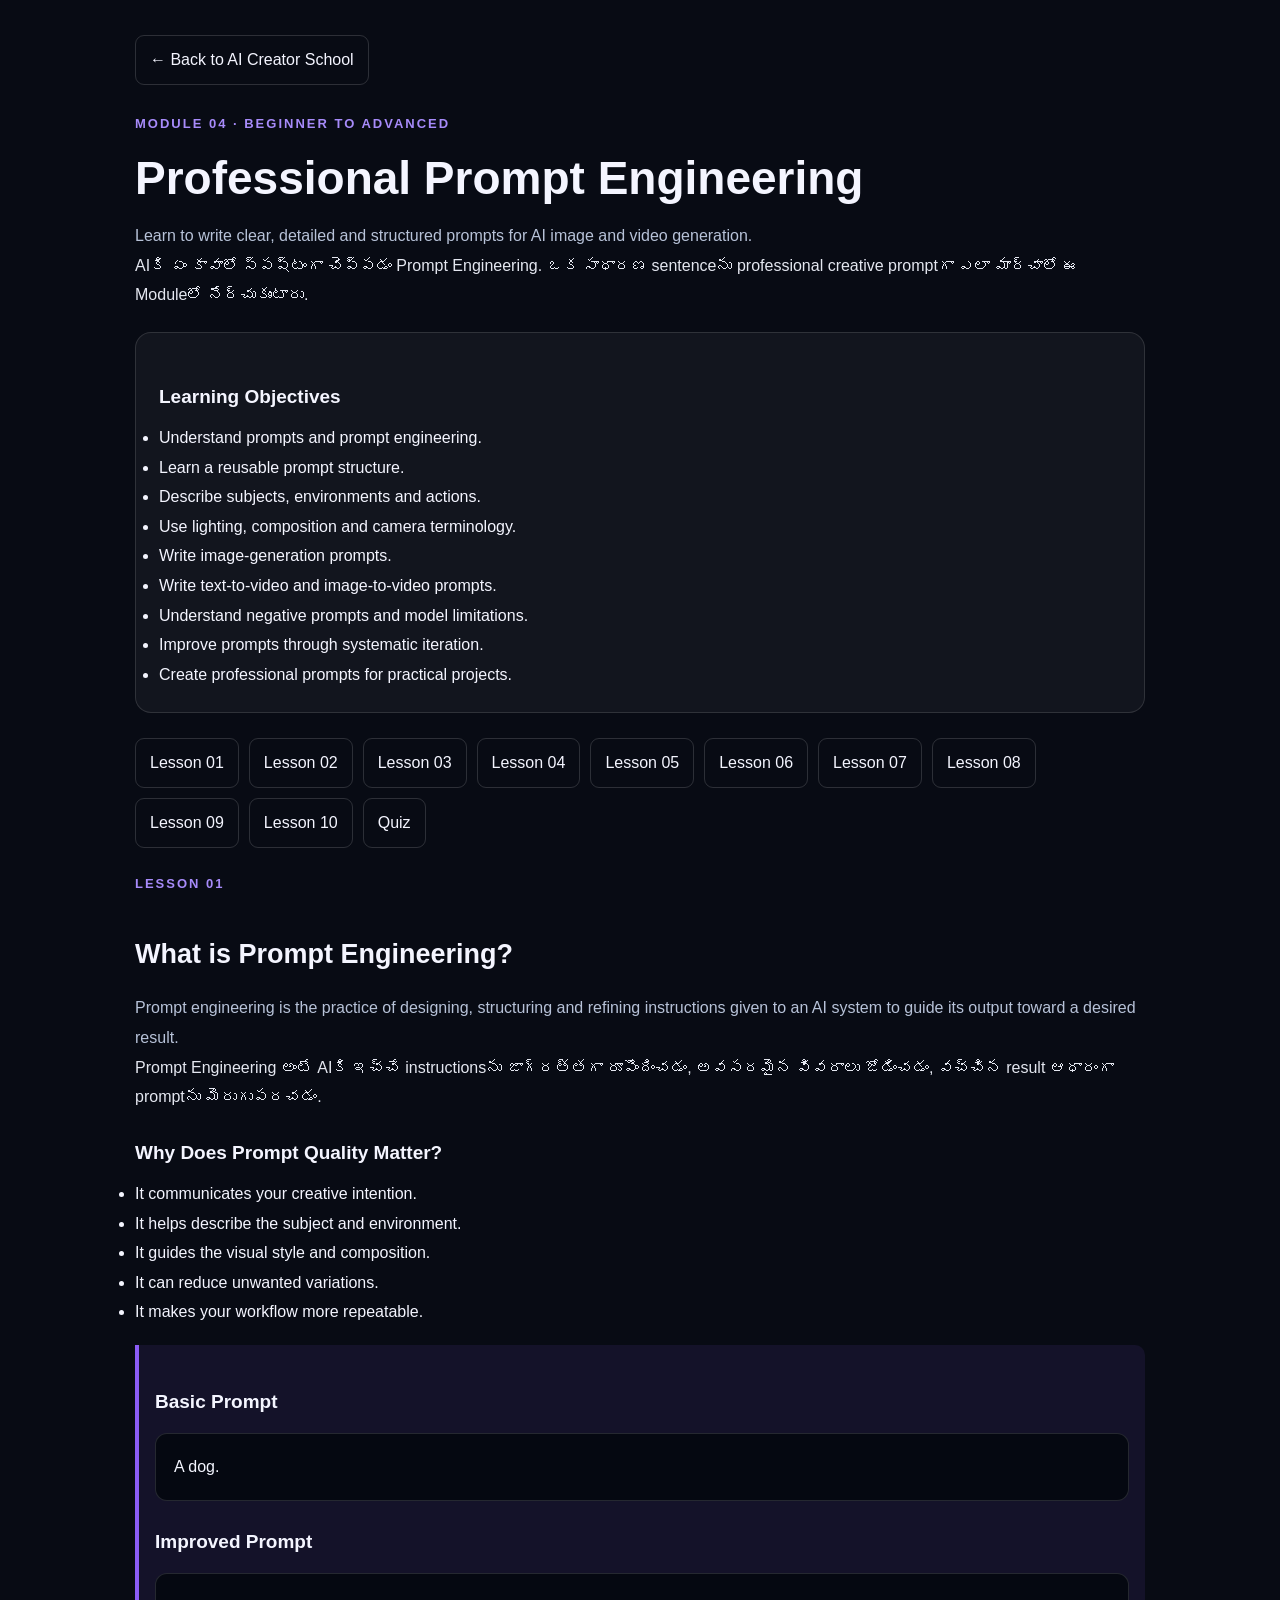
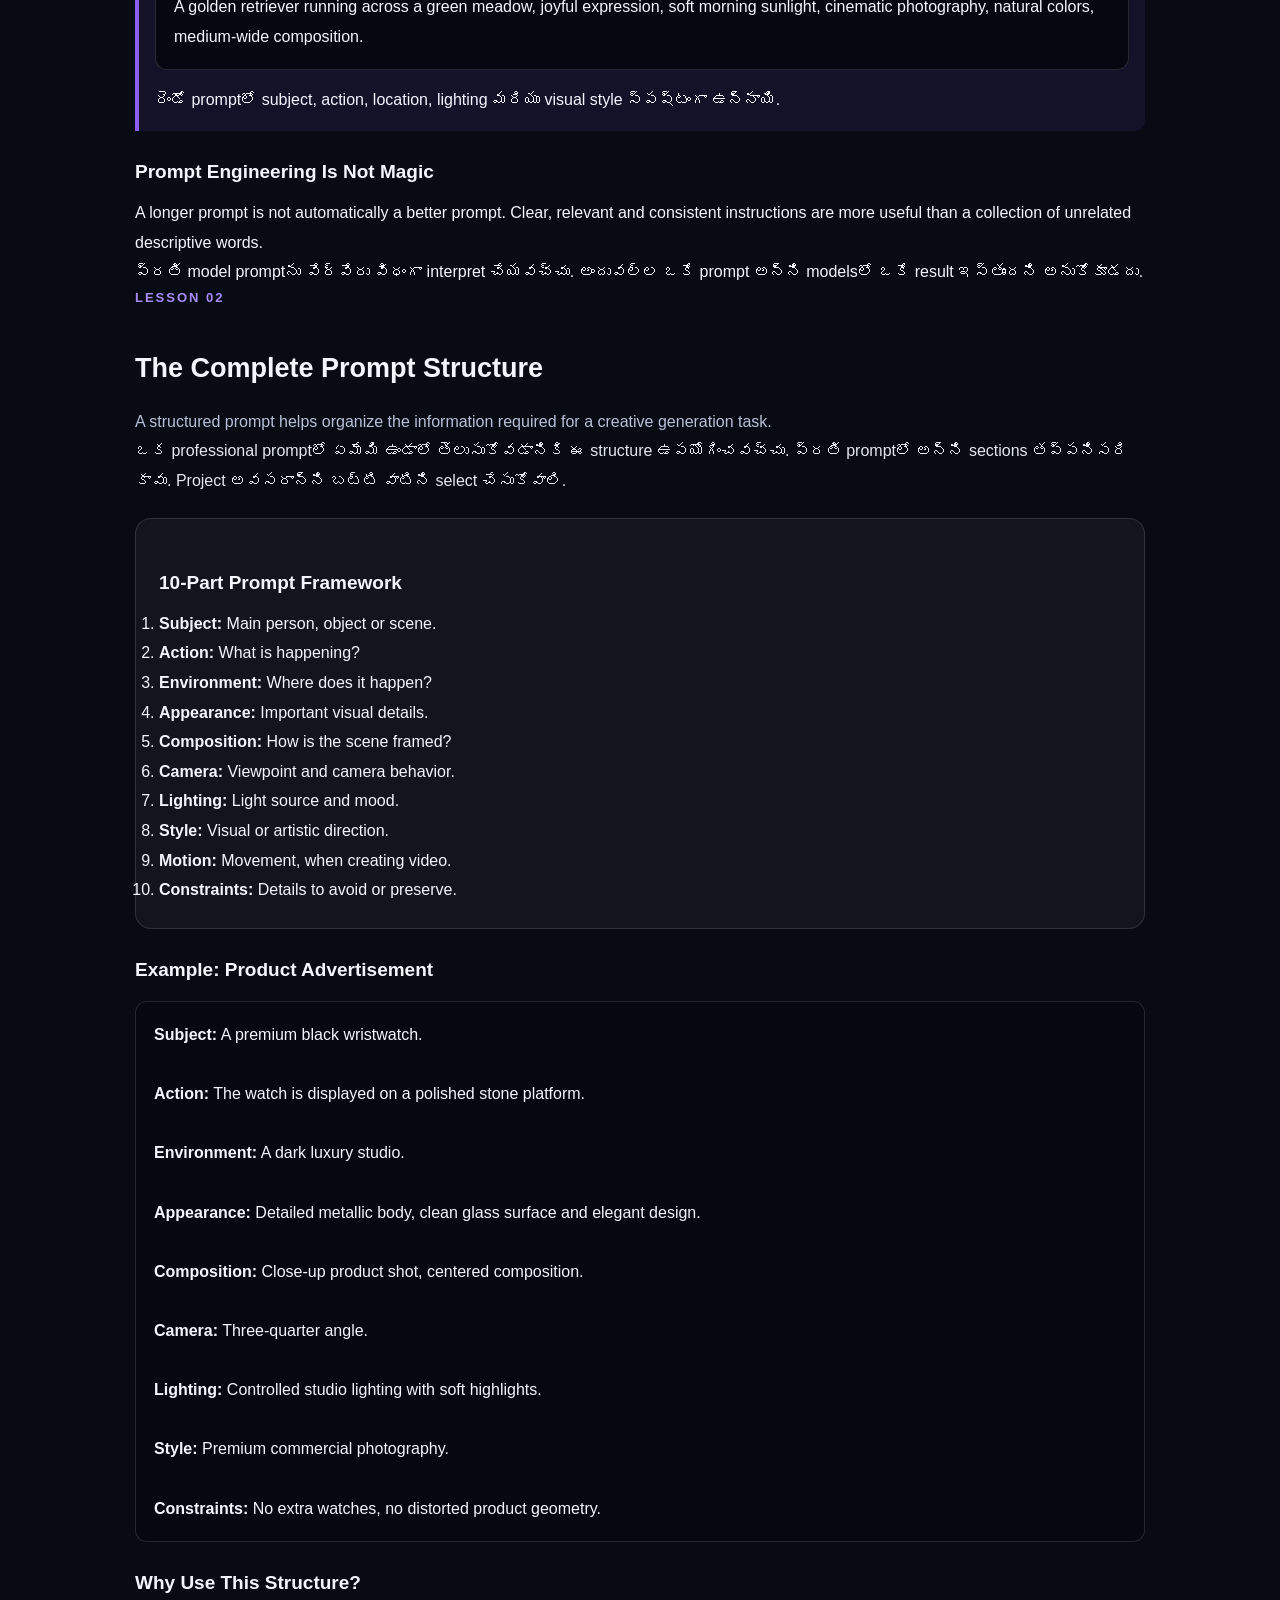
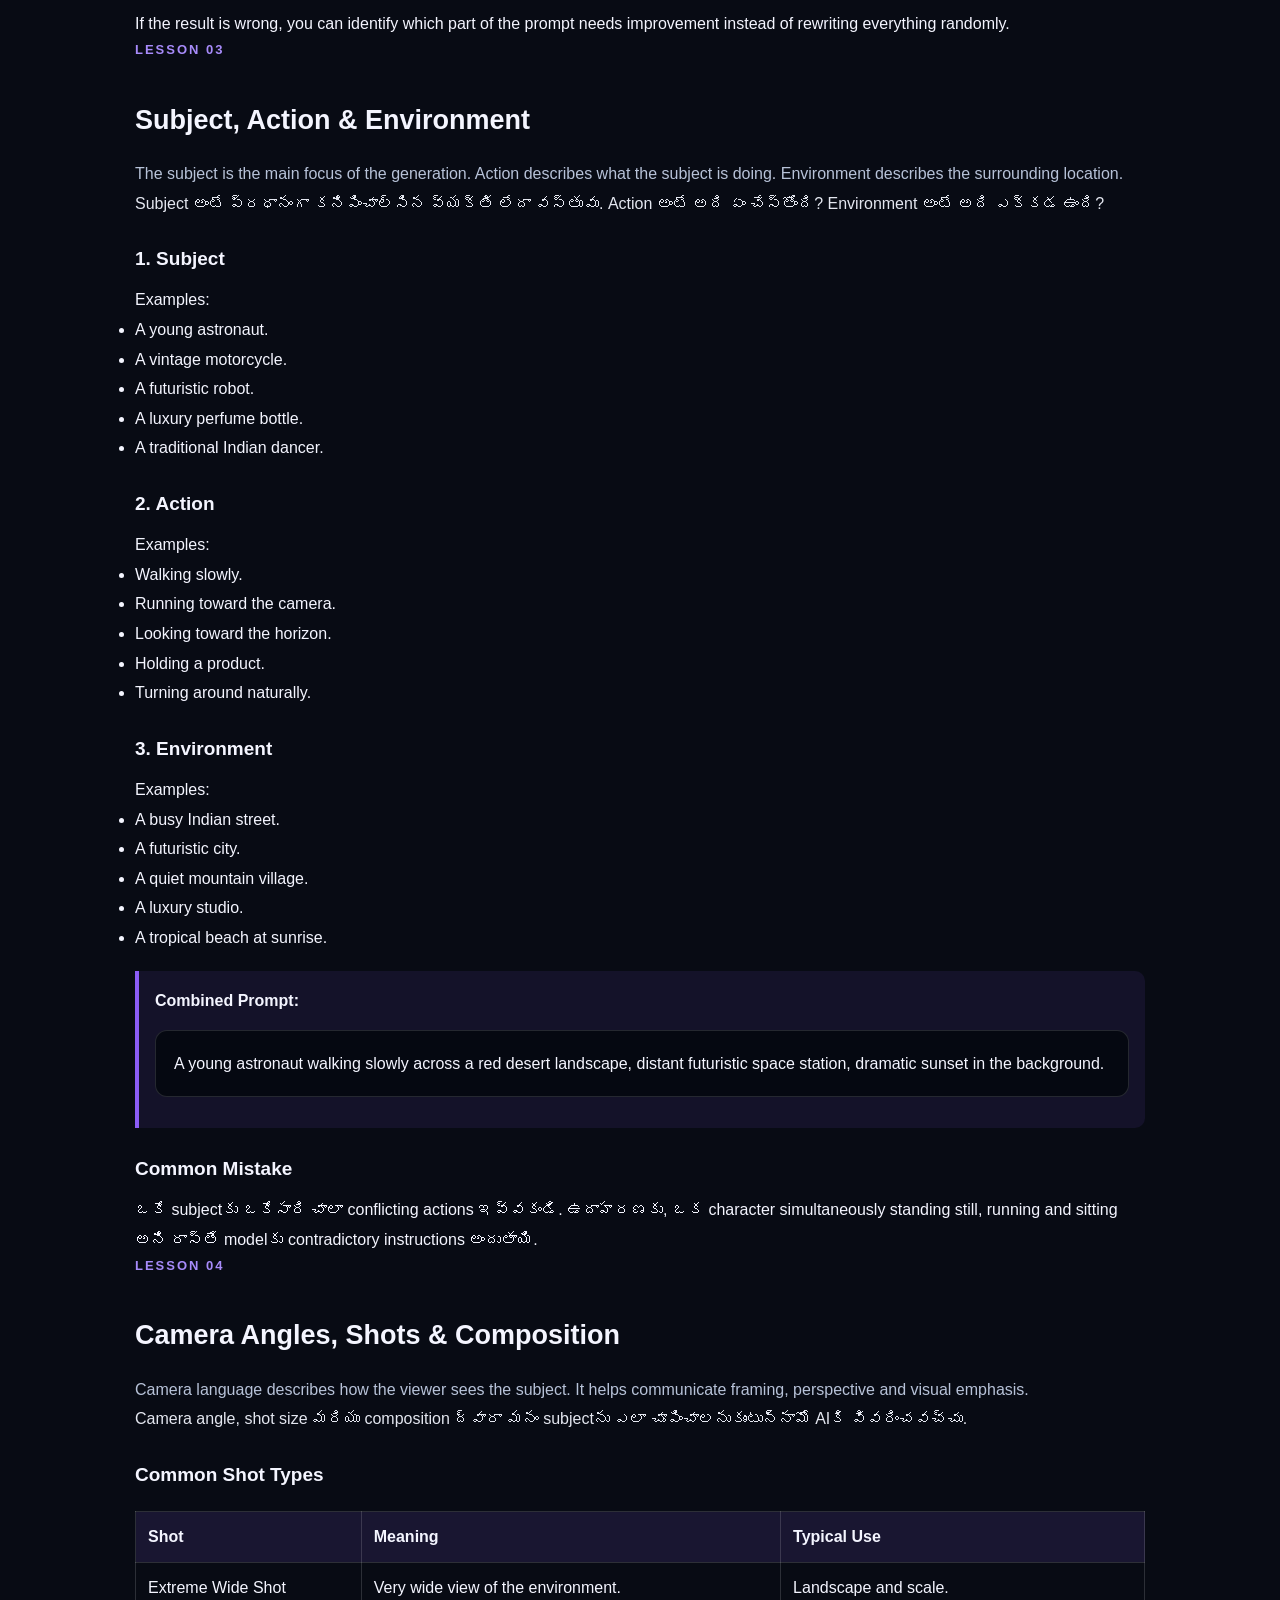
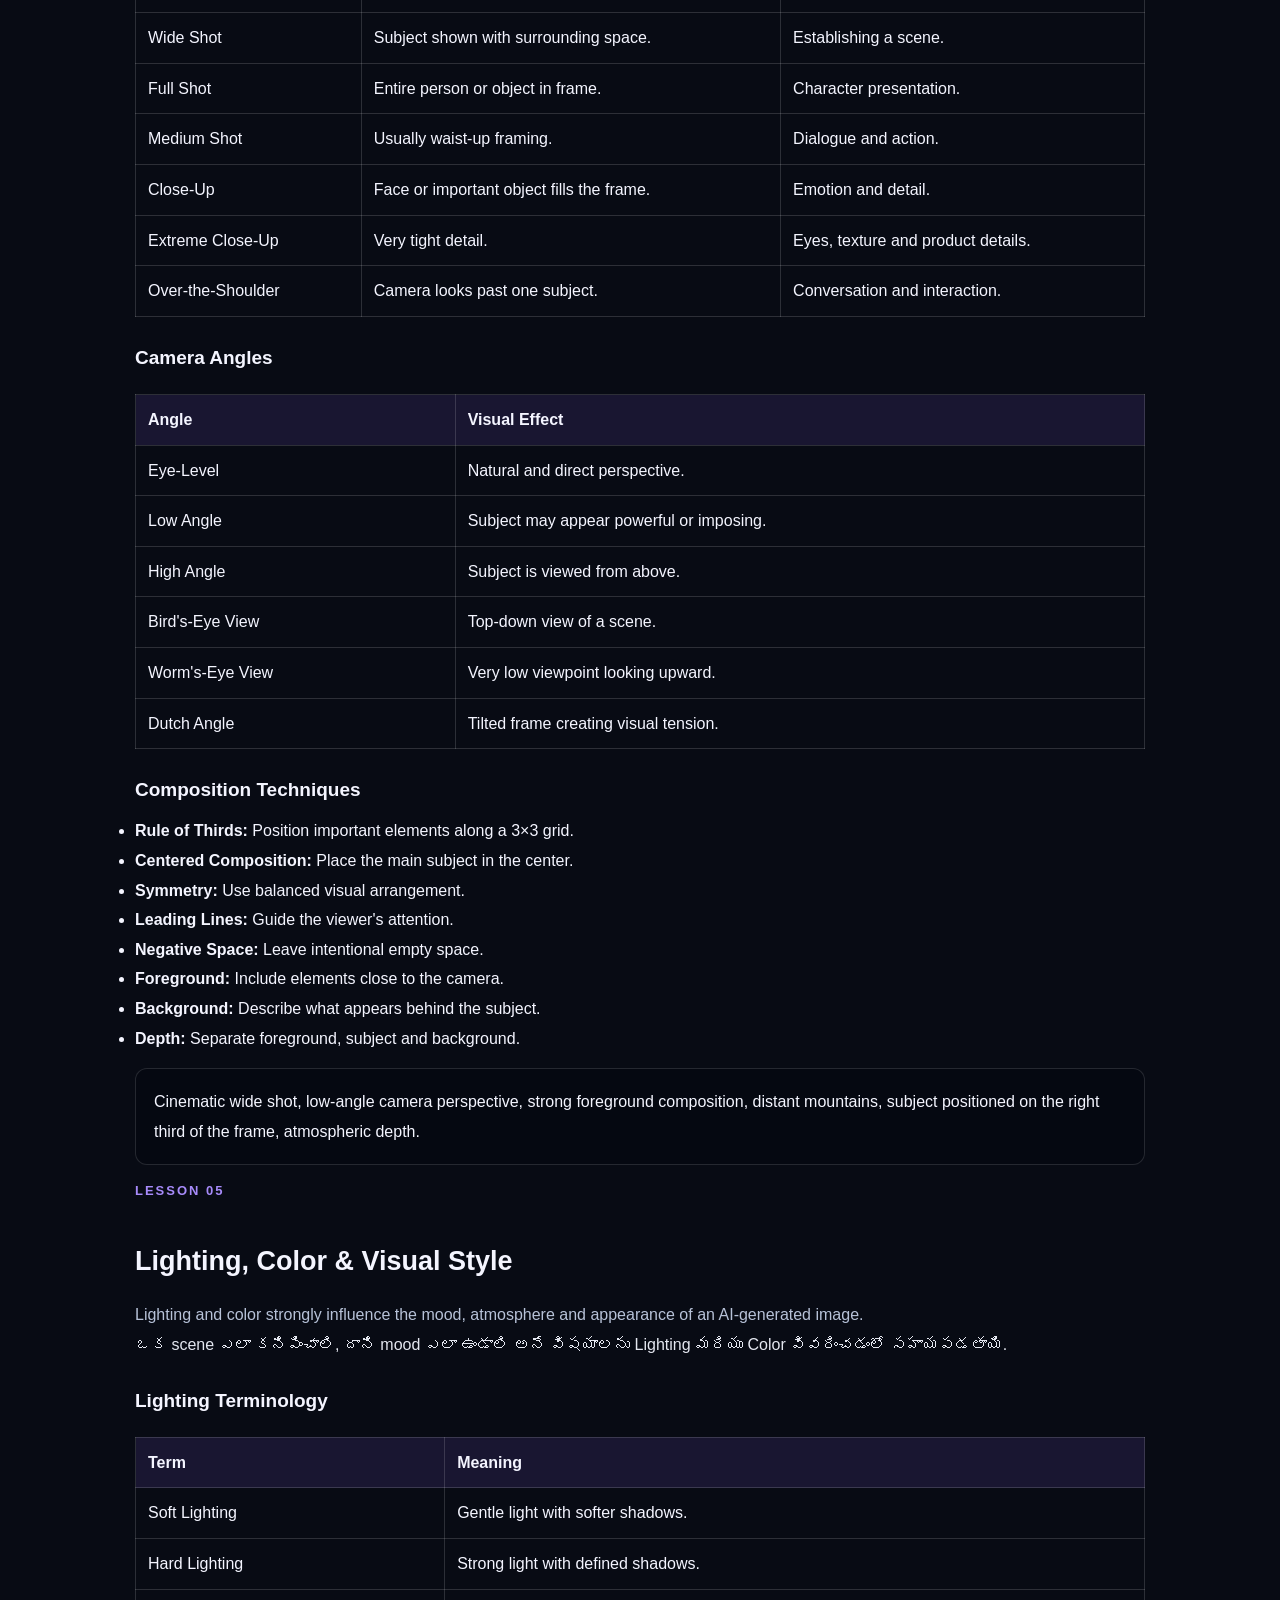
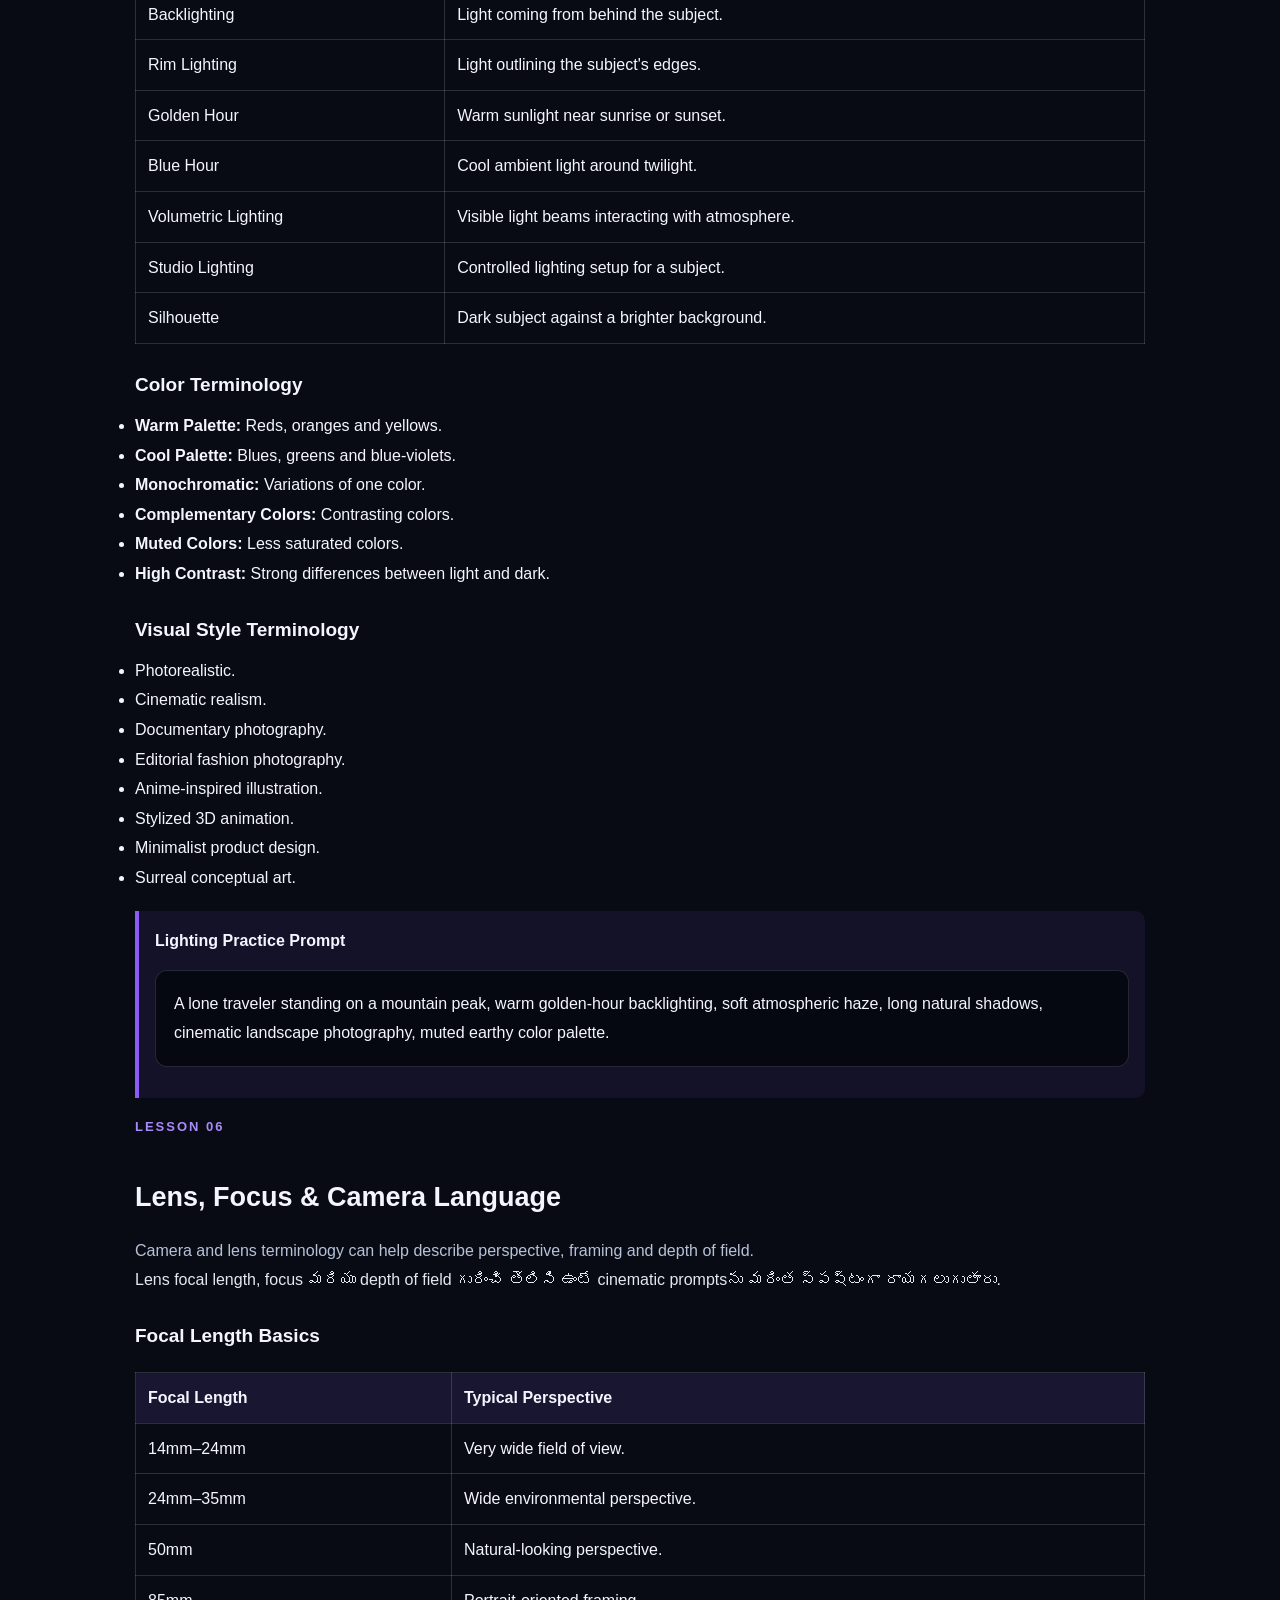
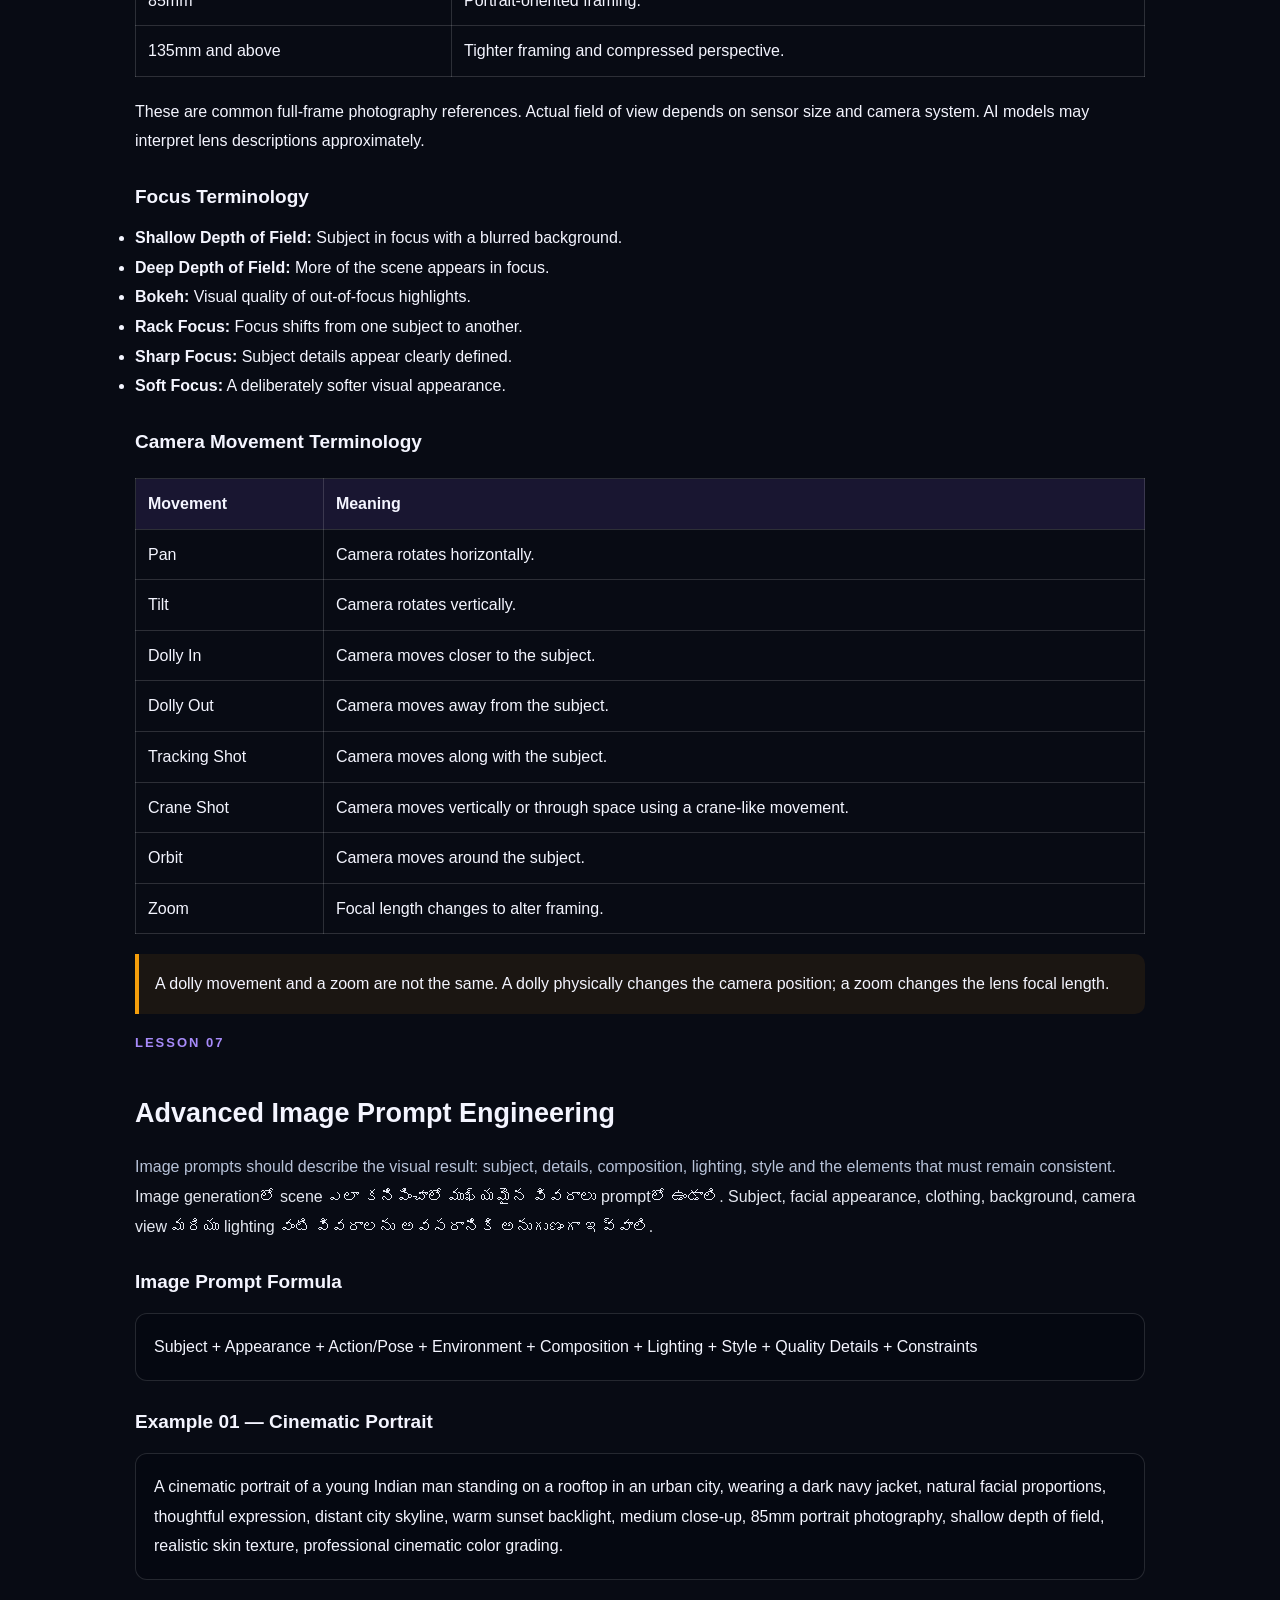
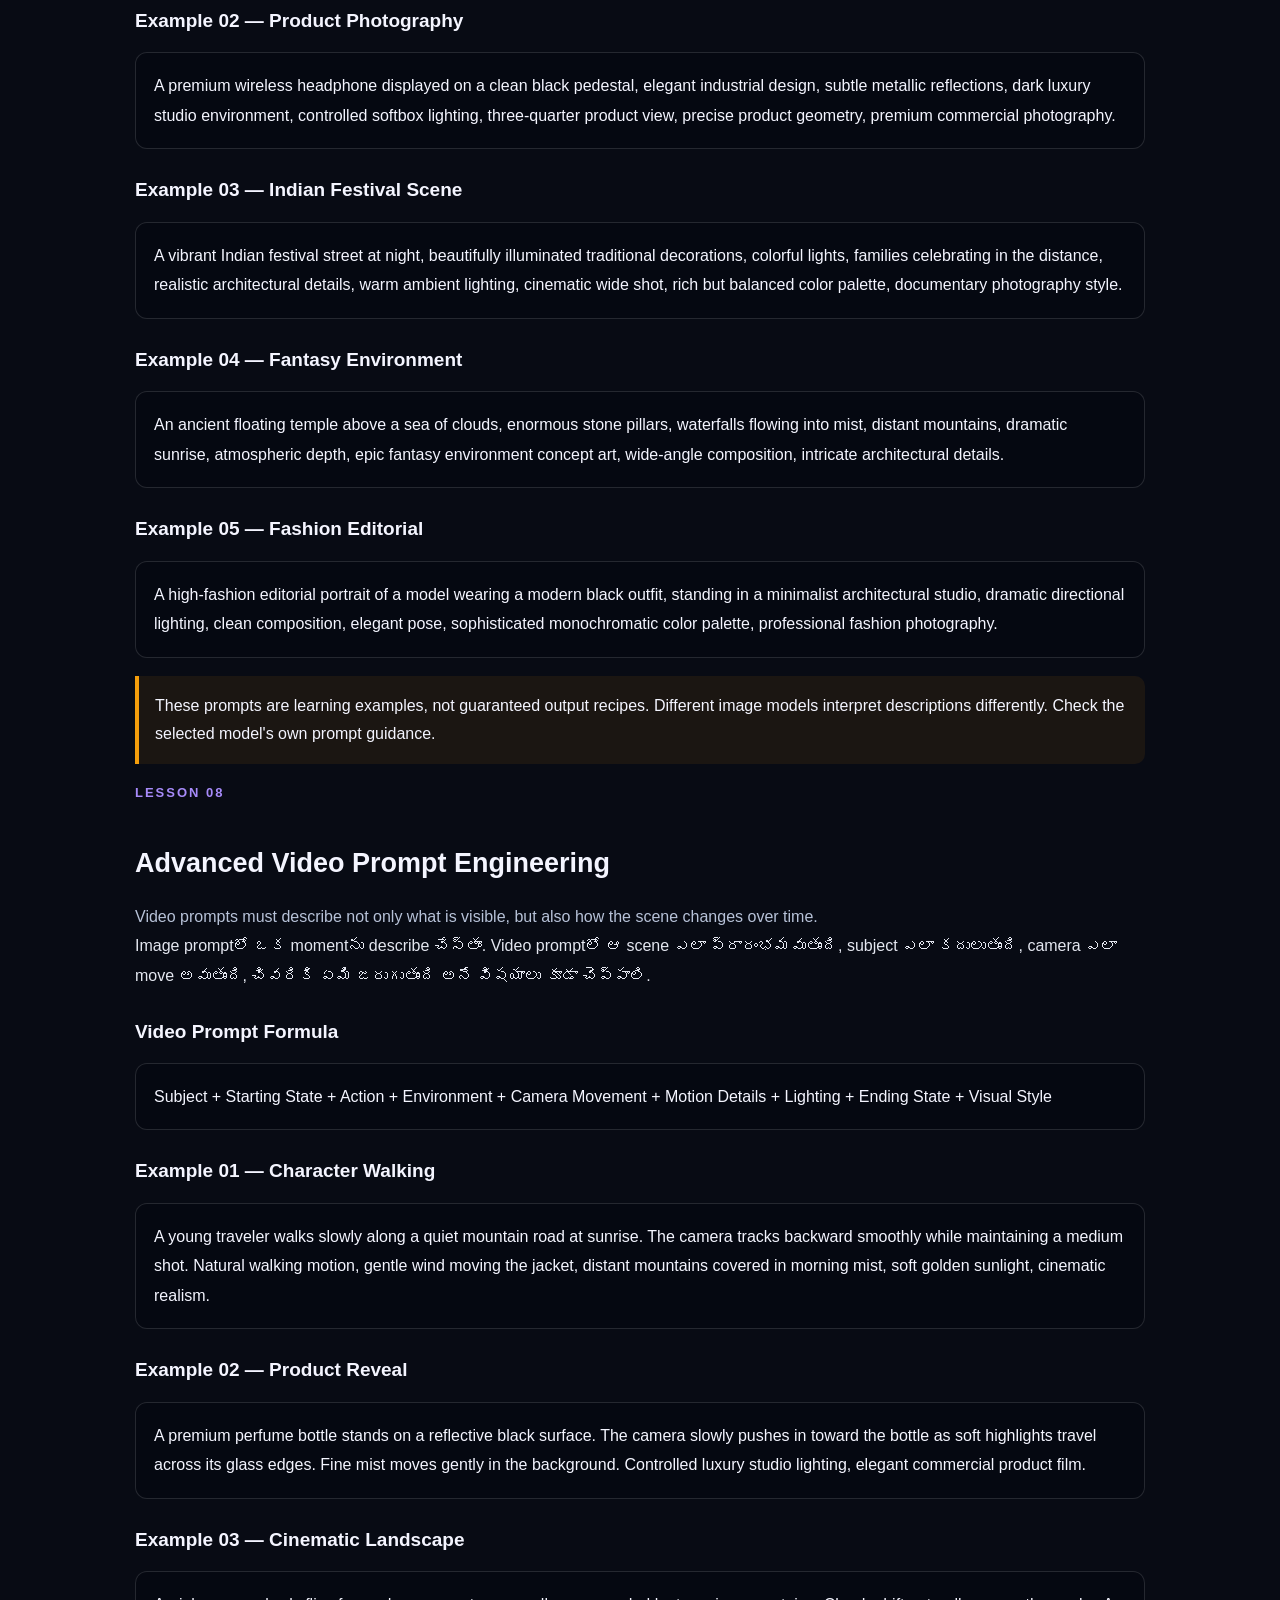
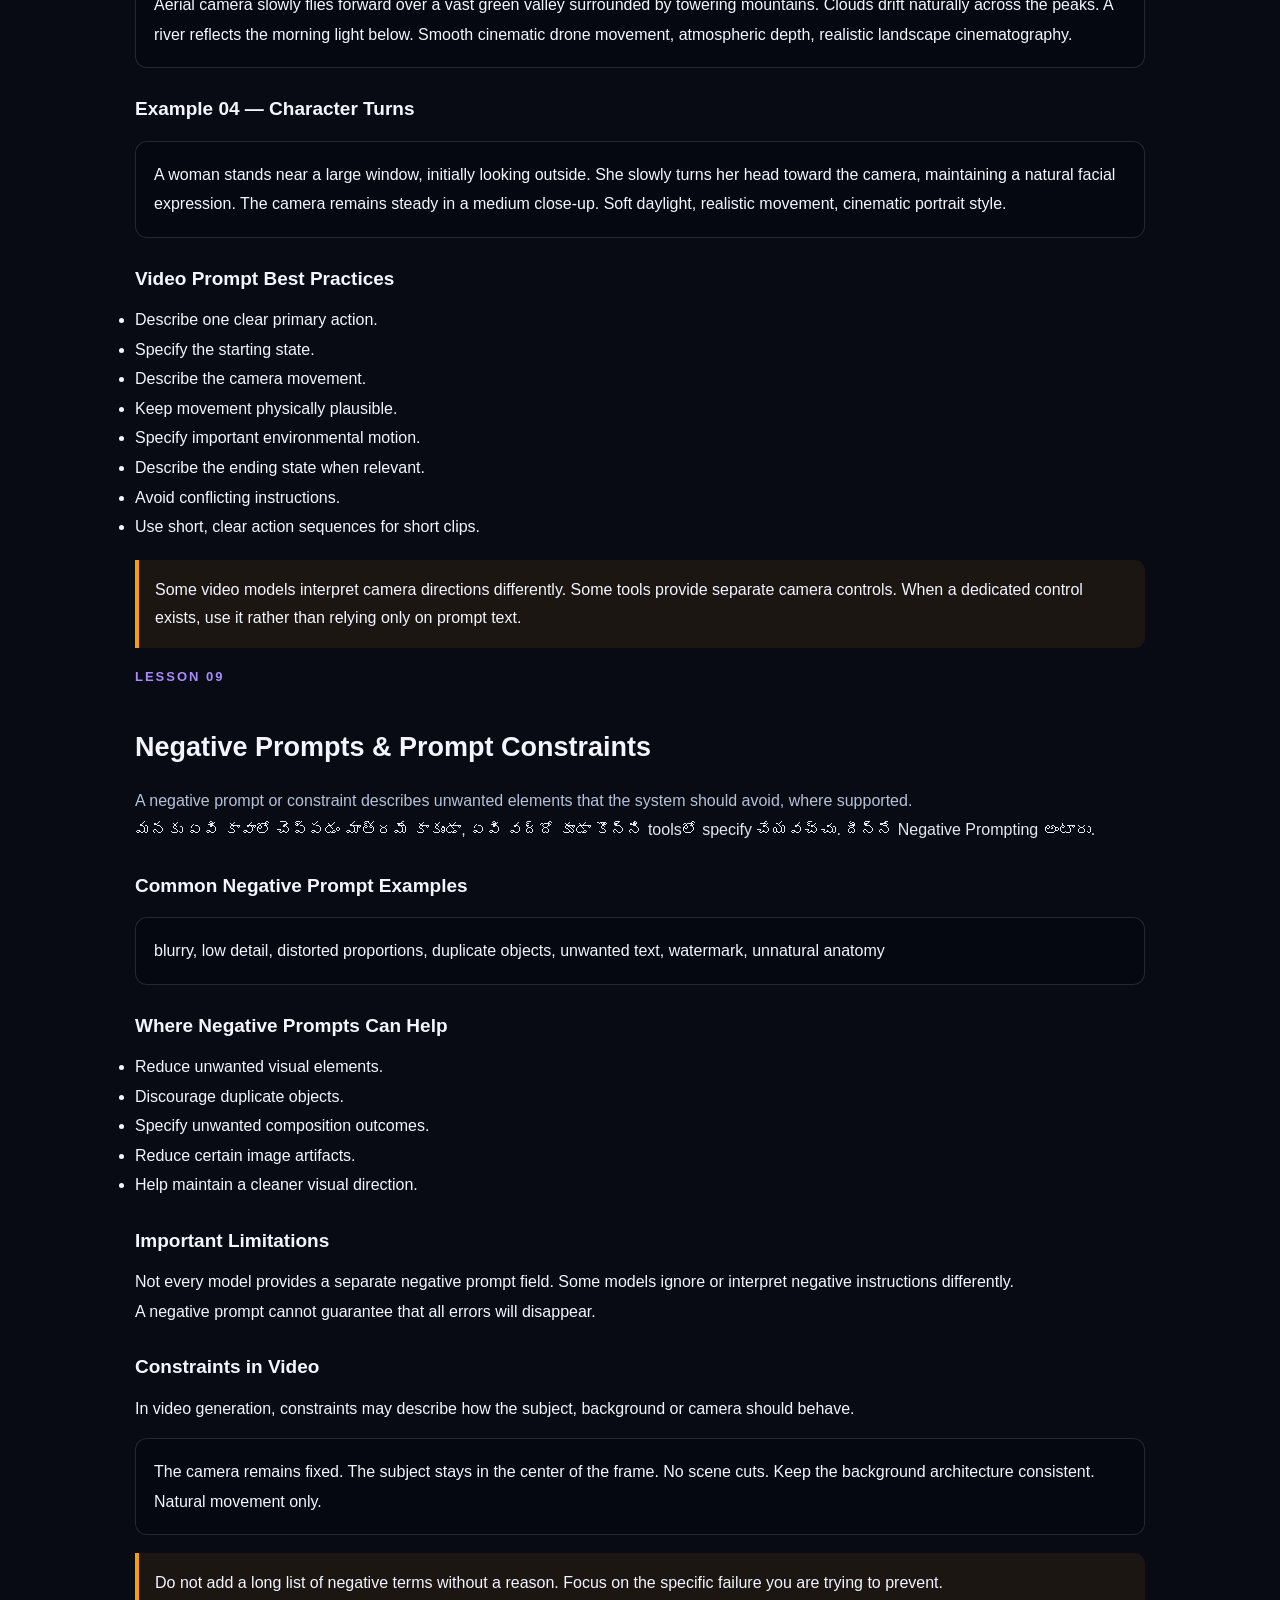
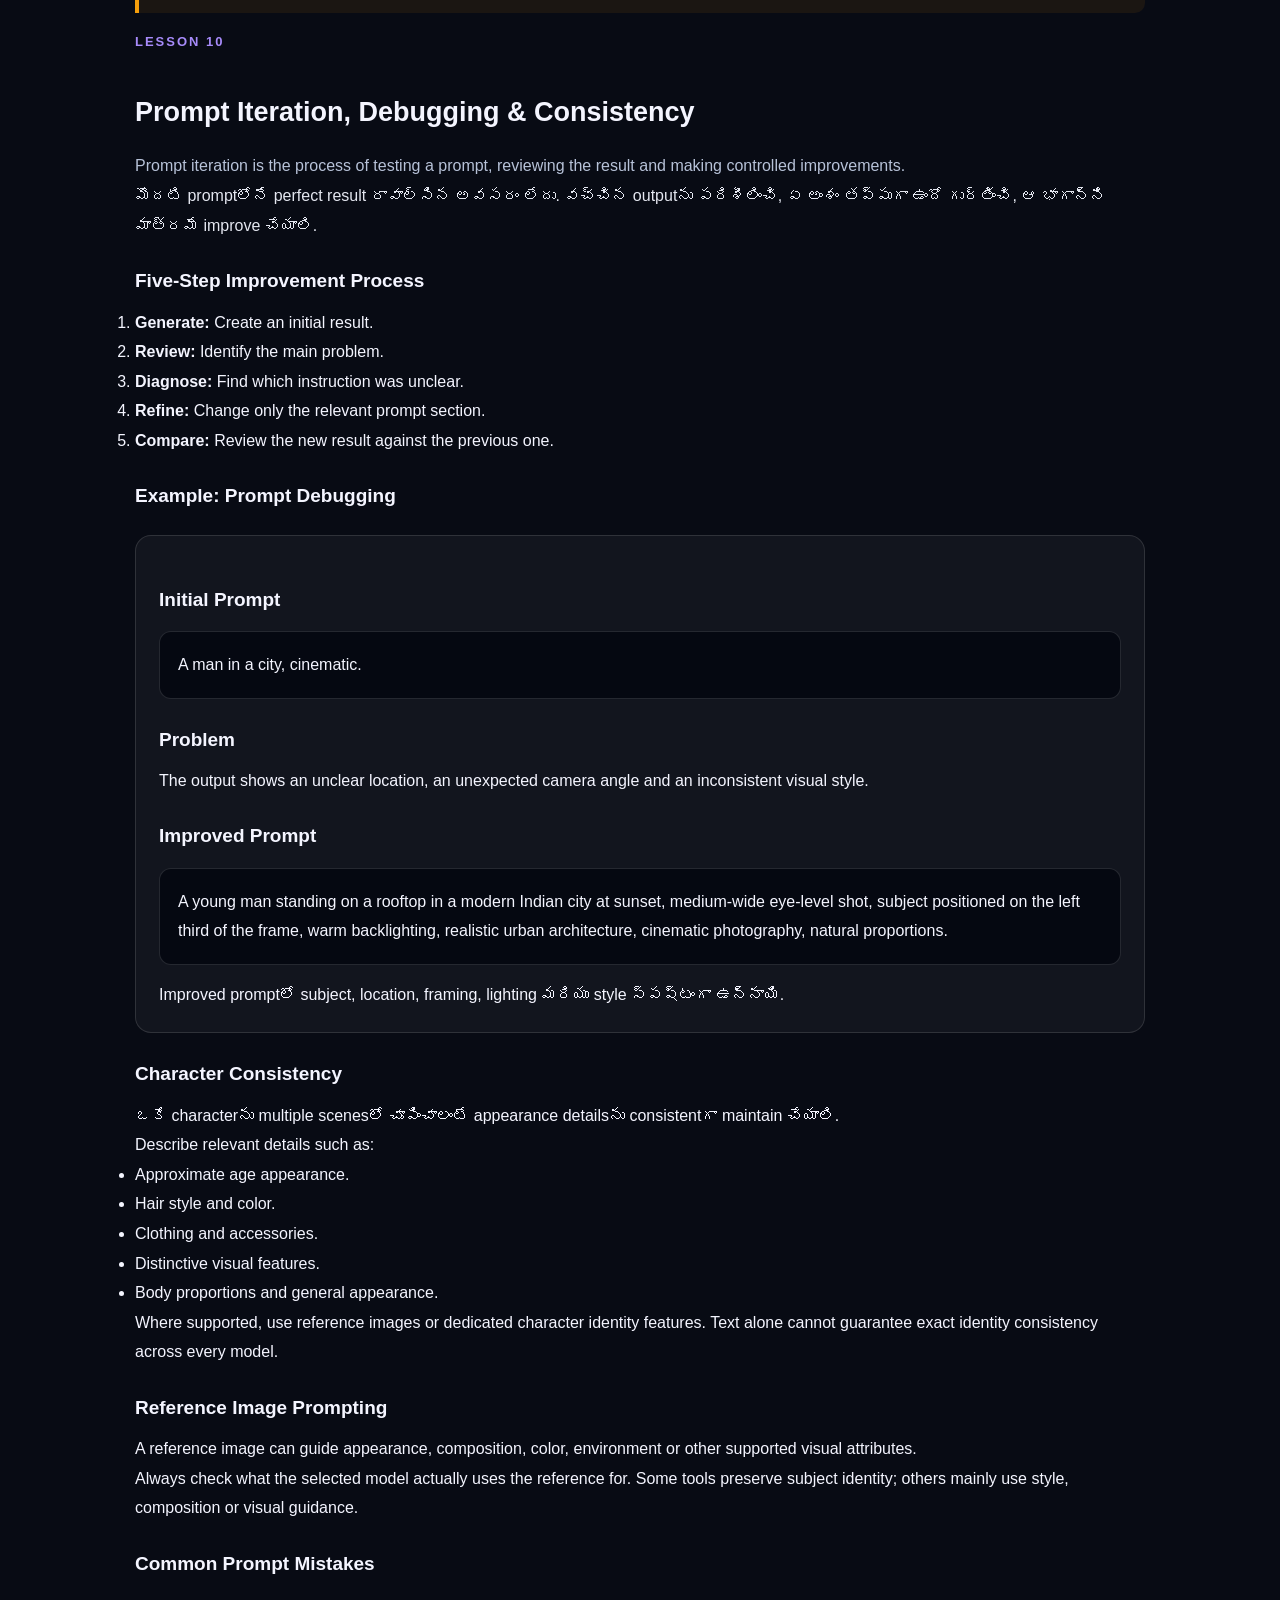
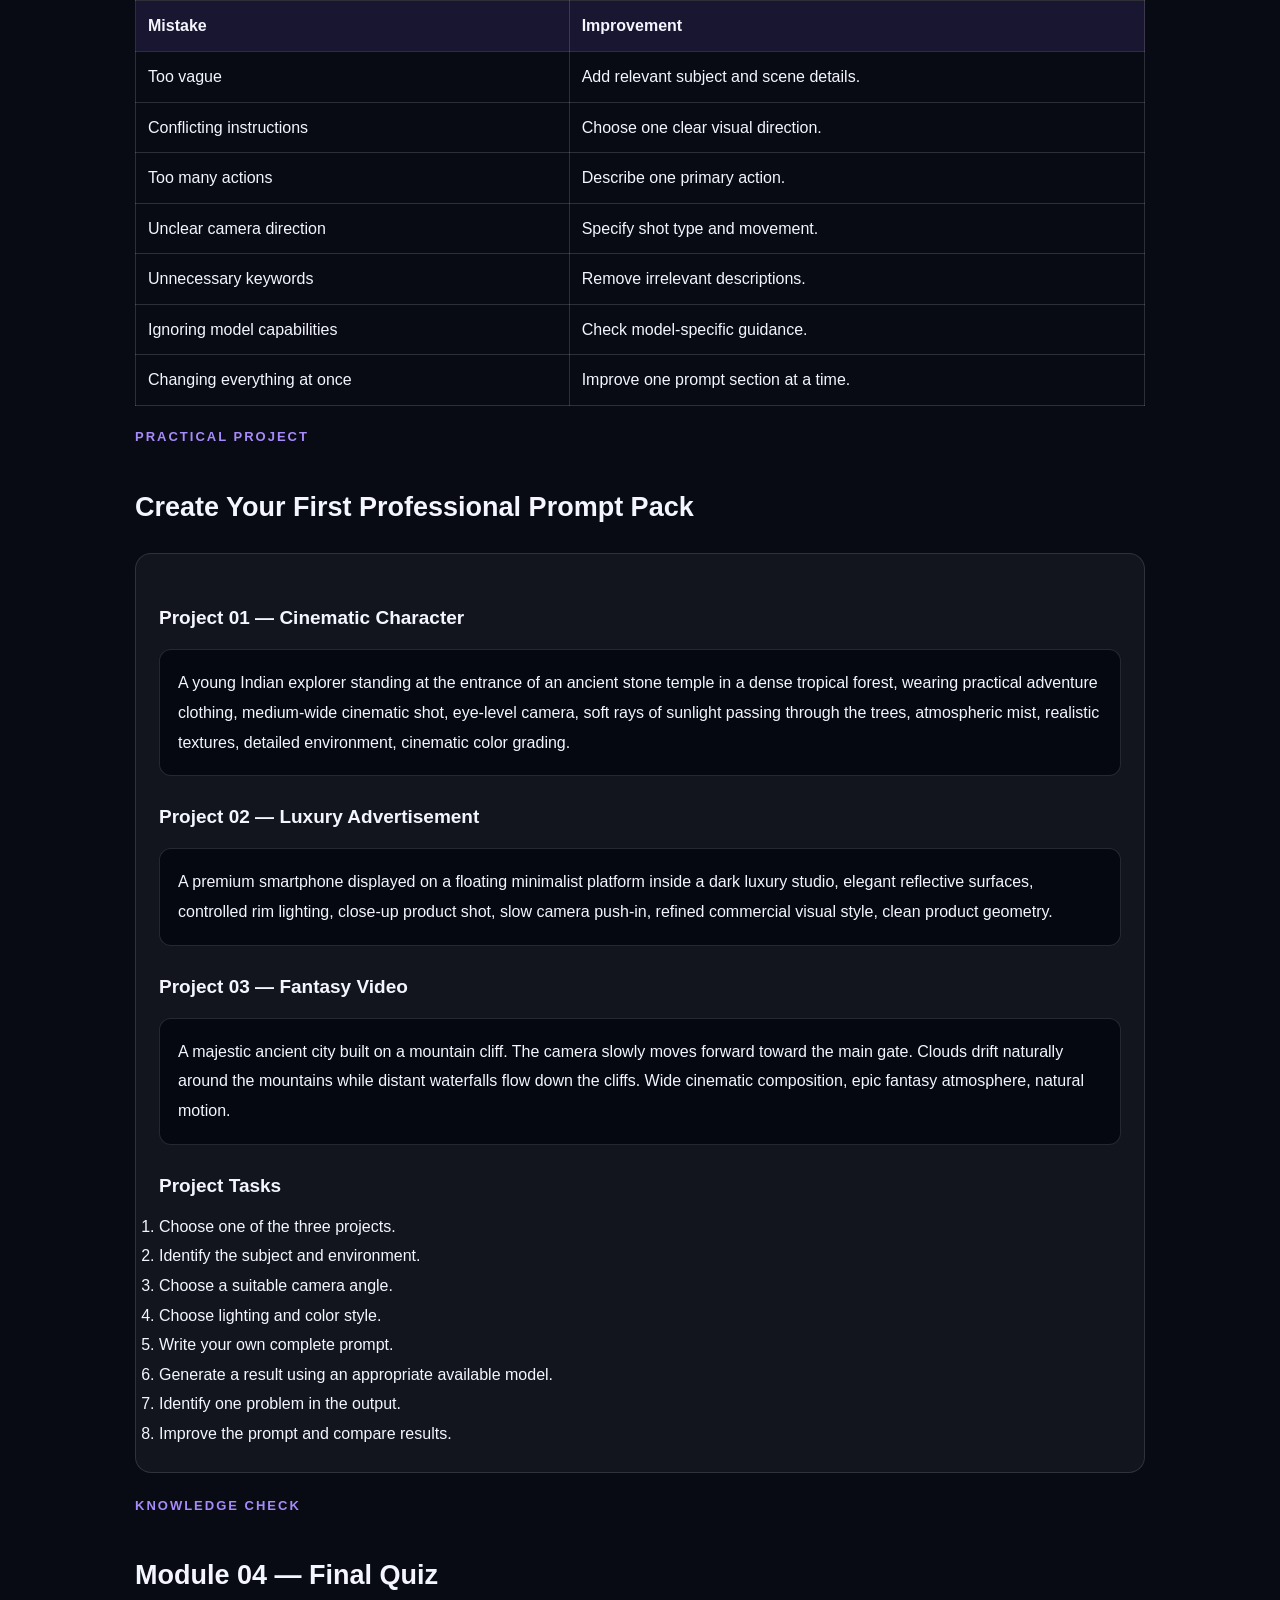
<file: lessons/module-04.html>
<!DOCTYPE html>
<html lang="en">
<head>
  <meta charset="UTF-8">
  <meta name="viewport" content="width=device-width, initial-scale=1.0">
  <meta name="theme-color" content="#080b14">

  <meta name="description" content="Master AI prompt engineering from beginner to advanced. Learn cinematic image and video prompts in Telugu and English.">

  <title>Module 04: Professional Prompt Engineering | AI Creator School</title>

  <link rel="stylesheet" href="../style.css">

  <style>
    .lesson-page {
      max-width: 1050px;
      margin: auto;
      padding: 35px 20px 80px;
    }

    .lesson-label {
      color: #a78bfa;
      font-size: 13px;
      font-weight: 700;
      letter-spacing: 2px;
      text-transform: uppercase;
    }

    .lesson-page h1 {
      font-size: clamp(30px, 5vw, 46px);
      line-height: 1.2;
      margin: 15px 0;
    }

    .lesson-page h2 {
      font-size: 27px;
      margin: 35px 0 15px;
    }

    .lesson-page h3 {
      font-size: 19px;
      margin: 24px 0 10px;
    }

    .lesson-page p,
    .lesson-page li {
      line-height: 1.85;
    }

    .lesson-card {
      background: rgba(255,255,255,.045);
      border: 1px solid rgba(255,255,255,.12);
      border-radius: 16px;
      padding: 23px;
      margin: 22px 0;
    }

    .lesson-page .telugu {
      color: #e4e7f0;
    }

    .lesson-page .english {
      color: #b7c2d8;
    }

    .lesson-page .term {
      color: #c4b5fd;
      font-weight: 700;
    }

    .lesson-page table {
      width: 100%;
      border-collapse: collapse;
      margin: 20px 0;
    }

    .lesson-page th,
    .lesson-page td {
      border: 1px solid rgba(255,255,255,.15);
      padding: 12px;
      text-align: left;
      line-height: 1.6;
    }

    .lesson-page th {
      background: rgba(139,92,246,.13);
    }

    .lesson-page details {
      background: rgba(255,255,255,.045);
      border: 1px solid rgba(255,255,255,.12);
      border-radius: 12px;
      padding: 16px;
      margin: 12px 0;
    }

    .lesson-page summary {
      cursor: pointer;
      font-weight: 700;
      line-height: 1.6;
    }

    .lesson-nav {
      display: flex;
      flex-wrap: wrap;
      gap: 10px;
      margin: 25px 0;
    }

    .lesson-nav a,
    .lesson-page .back-link {
      display: inline-block;
      border: 1px solid rgba(255,255,255,.15);
      padding: 10px 14px;
      border-radius: 9px;
      text-decoration: none;
    }

    .lesson-page .prompt-box {
      background: #050811;
      border: 1px solid rgba(255,255,255,.13);
      padding: 18px;
      border-radius: 12px;
      overflow-wrap: anywhere;
      line-height: 1.85;
      margin: 15px 0;
    }

    .lesson-page .example {
      background: rgba(139,92,246,.09);
      border-left: 4px solid #8b5cf6;
      border-radius: 0 10px 10px 0;
      padding: 16px;
      margin: 18px 0;
    }

    .lesson-page .warning {
      background: rgba(245,158,11,.08);
      border-left: 4px solid #f59e0b;
      border-radius: 0 10px 10px 0;
      padding: 16px;
      margin: 18px 0;
    }

    .lesson-footer {
      border-top: 1px solid rgba(255,255,255,.15);
      margin-top: 45px;
      padding-top: 25px;
    }

    @media(max-width:600px) {
      .lesson-page {
        padding: 25px 15px 55px;
      }

      .lesson-card {
        padding: 17px;
      }

      .lesson-page table {
        font-size: 13px;
      }
    }
  </style>
</head>

<body>

<main class="lesson-page">

  <header>
    <a class="back-link" href="../index.html">
      ← Back to AI Creator School
    </a>

    <br><br>

    <div class="lesson-label">MODULE 04 · BEGINNER TO ADVANCED</div>

    <h1>Professional Prompt Engineering</h1>

    <p class="english">
      Learn to write clear, detailed and structured prompts
      for AI image and video generation.
    </p>

    <p class="telugu">
      AIకి ఏం కావాలో స్పష్టంగా చెప్పడం Prompt Engineering.
      ఒక సాధారణ sentence‌ను professional creative prompt‌గా
      ఎలా మార్చాలో ఈ Module‌లో నేర్చుకుంటారు.
    </p>

    <div class="lesson-card">
      <h3>Learning Objectives</h3>
      <ul>
        <li>Understand prompts and prompt engineering.</li>
        <li>Learn a reusable prompt structure.</li>
        <li>Describe subjects, environments and actions.</li>
        <li>Use lighting, composition and camera terminology.</li>
        <li>Write image-generation prompts.</li>
        <li>Write text-to-video and image-to-video prompts.</li>
        <li>Understand negative prompts and model limitations.</li>
        <li>Improve prompts through systematic iteration.</li>
        <li>Create professional prompts for practical projects.</li>
      </ul>
    </div>

    <nav class="lesson-nav" aria-label="Module lessons">
      <a href="#lesson-1">Lesson 01</a>
      <a href="#lesson-2">Lesson 02</a>
      <a href="#lesson-3">Lesson 03</a>
      <a href="#lesson-4">Lesson 04</a>
      <a href="#lesson-5">Lesson 05</a>
      <a href="#lesson-6">Lesson 06</a>
      <a href="#lesson-7">Lesson 07</a>
      <a href="#lesson-8">Lesson 08</a>
      <a href="#lesson-9">Lesson 09</a>
      <a href="#lesson-10">Lesson 10</a>
      <a href="#quiz">Quiz</a>
    </nav>
  </header>


  <!-- LESSON 01 -->

  <section id="lesson-1">

    <div class="lesson-label">LESSON 01</div>
    <h2>What is Prompt Engineering?</h2>

    <p class="english">
      Prompt engineering is the practice of designing,
      structuring and refining instructions given to an AI
      system to guide its output toward a desired result.
    </p>

    <p class="telugu">
      Prompt Engineering అంటే AIకి ఇచ్చే instructions‌ను
      జాగ్రత్తగా రూపొందించడం, అవసరమైన వివరాలు జోడించడం,
      వచ్చిన result ఆధారంగా prompt‌ను మెరుగుపరచడం.
    </p>

    <h3>Why Does Prompt Quality Matter?</h3>

    <ul>
      <li>It communicates your creative intention.</li>
      <li>It helps describe the subject and environment.</li>
      <li>It guides the visual style and composition.</li>
      <li>It can reduce unwanted variations.</li>
      <li>It makes your workflow more repeatable.</li>
    </ul>

    <div class="example">
      <h3>Basic Prompt</h3>
      <div class="prompt-box">
        A dog.
      </div>

      <h3>Improved Prompt</h3>
      <div class="prompt-box">
        A golden retriever running across a green meadow,
        joyful expression, soft morning sunlight,
        cinematic photography, natural colors,
        medium-wide composition.
      </div>

      <p>
        రెండో prompt‌లో subject, action, location,
        lighting మరియు visual style స్పష్టంగా ఉన్నాయి.
      </p>
    </div>

    <h3>Prompt Engineering Is Not Magic</h3>

    <p>
      A longer prompt is not automatically a better prompt.
      Clear, relevant and consistent instructions are more
      useful than a collection of unrelated descriptive words.
    </p>

    <p>
      ప్రతి model prompt‌ను వేర్వేరు విధంగా interpret చేయవచ్చు.
      అందువల్ల ఒకే prompt అన్ని models‌లో ఒకే result ఇస్తుందని
      అనుకోకూడదు.
    </p>

  </section>


  <!-- LESSON 02 -->

  <section id="lesson-2">

    <div class="lesson-label">LESSON 02</div>
    <h2>The Complete Prompt Structure</h2>

    <p class="english">
      A structured prompt helps organize the information
      required for a creative generation task.
    </p>

    <p class="telugu">
      ఒక professional prompt‌లో ఏమేమి ఉండాలో తెలుసుకోవడానికి
      ఈ structure ఉపయోగించవచ్చు. ప్రతి prompt‌లో అన్ని
      sections తప్పనిసరి కావు. Project అవసరాన్ని బట్టి
      వాటిని select చేసుకోవాలి.
    </p>

    <div class="lesson-card">
      <h3>10-Part Prompt Framework</h3>

      <ol>
        <li><strong>Subject:</strong> Main person, object or scene.</li>
        <li><strong>Action:</strong> What is happening?</li>
        <li><strong>Environment:</strong> Where does it happen?</li>
        <li><strong>Appearance:</strong> Important visual details.</li>
        <li><strong>Composition:</strong> How is the scene framed?</li>
        <li><strong>Camera:</strong> Viewpoint and camera behavior.</li>
        <li><strong>Lighting:</strong> Light source and mood.</li>
        <li><strong>Style:</strong> Visual or artistic direction.</li>
        <li><strong>Motion:</strong> Movement, when creating video.</li>
        <li><strong>Constraints:</strong> Details to avoid or preserve.</li>
      </ol>
    </div>

    <h3>Example: Product Advertisement</h3>

    <div class="prompt-box">
      <strong>Subject:</strong> A premium black wristwatch.

      <br><br>

      <strong>Action:</strong> The watch is displayed
      on a polished stone platform.

      <br><br>

      <strong>Environment:</strong> A dark luxury studio.

      <br><br>

      <strong>Appearance:</strong> Detailed metallic body,
      clean glass surface and elegant design.

      <br><br>

      <strong>Composition:</strong> Close-up product shot,
      centered composition.

      <br><br>

      <strong>Camera:</strong> Three-quarter angle.

      <br><br>

      <strong>Lighting:</strong> Controlled studio lighting
      with soft highlights.

      <br><br>

      <strong>Style:</strong> Premium commercial photography.

      <br><br>

      <strong>Constraints:</strong> No extra watches,
      no distorted product geometry.
    </div>

    <h3>Why Use This Structure?</h3>

    <p>
      If the result is wrong, you can identify which
      part of the prompt needs improvement instead of
      rewriting everything randomly.
    </p>

  </section>


  <!-- LESSON 03 -->

  <section id="lesson-3">

    <div class="lesson-label">LESSON 03</div>
    <h2>Subject, Action & Environment</h2>

    <p class="english">
      The subject is the main focus of the generation.
      Action describes what the subject is doing.
      Environment describes the surrounding location.
    </p>

    <p class="telugu">
      Subject అంటే ప్రధానంగా కనిపించాల్సిన వ్యక్తి లేదా వస్తువు.
      Action అంటే అది ఏం చేస్తోంది? Environment అంటే అది
      ఎక్కడ ఉంది?
    </p>

    <h3>1. Subject</h3>

    <p>Examples:</p>
    <ul>
      <li>A young astronaut.</li>
      <li>A vintage motorcycle.</li>
      <li>A futuristic robot.</li>
      <li>A luxury perfume bottle.</li>
      <li>A traditional Indian dancer.</li>
    </ul>

    <h3>2. Action</h3>

    <p>Examples:</p>
    <ul>
      <li>Walking slowly.</li>
      <li>Running toward the camera.</li>
      <li>Looking toward the horizon.</li>
      <li>Holding a product.</li>
      <li>Turning around naturally.</li>
    </ul>

    <h3>3. Environment</h3>

    <p>Examples:</p>
    <ul>
      <li>A busy Indian street.</li>
      <li>A futuristic city.</li>
      <li>A quiet mountain village.</li>
      <li>A luxury studio.</li>
      <li>A tropical beach at sunrise.</li>
    </ul>

    <div class="example">
      <strong>Combined Prompt:</strong>

      <div class="prompt-box">
        A young astronaut walking slowly across a red
        desert landscape, distant futuristic space station,
        dramatic sunset in the background.
      </div>
    </div>

    <h3>Common Mistake</h3>

    <p>
      ఒకే subject‌కు ఒకేసారి చాలా conflicting actions ఇవ్వకండి.
      ఉదాహరణకు, ఒక character simultaneously standing still,
      running and sitting అని రాస్తే model‌కు contradictory
      instructions అందుతాయి.
    </p>

  </section>


  <!-- LESSON 04 -->

  <section id="lesson-4">

    <div class="lesson-label">LESSON 04</div>
    <h2>Camera Angles, Shots & Composition</h2>

    <p class="english">
      Camera language describes how the viewer sees the subject.
      It helps communicate framing, perspective and visual emphasis.
    </p>

    <p class="telugu">
      Camera angle, shot size మరియు composition ద్వారా
      మనం subject‌ను ఎలా చూపించాలనుకుంటున్నామో AIకి
      వివరించవచ్చు.
    </p>

    <h3>Common Shot Types</h3>

    <table>
      <tr>
        <th>Shot</th>
        <th>Meaning</th>
        <th>Typical Use</th>
      </tr>
      <tr>
        <td>Extreme Wide Shot</td>
        <td>Very wide view of the environment.</td>
        <td>Landscape and scale.</td>
      </tr>
      <tr>
        <td>Wide Shot</td>
        <td>Subject shown with surrounding space.</td>
        <td>Establishing a scene.</td>
      </tr>
      <tr>
        <td>Full Shot</td>
        <td>Entire person or object in frame.</td>
        <td>Character presentation.</td>
      </tr>
      <tr>
        <td>Medium Shot</td>
        <td>Usually waist-up framing.</td>
        <td>Dialogue and action.</td>
      </tr>
      <tr>
        <td>Close-Up</td>
        <td>Face or important object fills the frame.</td>
        <td>Emotion and detail.</td>
      </tr>
      <tr>
        <td>Extreme Close-Up</td>
        <td>Very tight detail.</td>
        <td>Eyes, texture and product details.</td>
      </tr>
      <tr>
        <td>Over-the-Shoulder</td>
        <td>Camera looks past one subject.</td>
        <td>Conversation and interaction.</td>
      </tr>
    </table>

    <h3>Camera Angles</h3>

    <table>
      <tr>
        <th>Angle</th>
        <th>Visual Effect</th>
      </tr>
      <tr>
        <td>Eye-Level</td>
        <td>Natural and direct perspective.</td>
      </tr>
      <tr>
        <td>Low Angle</td>
        <td>Subject may appear powerful or imposing.</td>
      </tr>
      <tr>
        <td>High Angle</td>
        <td>Subject is viewed from above.</td>
      </tr>
      <tr>
        <td>Bird's-Eye View</td>
        <td>Top-down view of a scene.</td>
      </tr>
      <tr>
        <td>Worm's-Eye View</td>
        <td>Very low viewpoint looking upward.</td>
      </tr>
      <tr>
        <td>Dutch Angle</td>
        <td>Tilted frame creating visual tension.</td>
      </tr>
    </table>

    <h3>Composition Techniques</h3>

    <ul>
      <li><strong>Rule of Thirds:</strong> Position important elements along a 3×3 grid.</li>
      <li><strong>Centered Composition:</strong> Place the main subject in the center.</li>
      <li><strong>Symmetry:</strong> Use balanced visual arrangement.</li>
      <li><strong>Leading Lines:</strong> Guide the viewer's attention.</li>
      <li><strong>Negative Space:</strong> Leave intentional empty space.</li>
      <li><strong>Foreground:</strong> Include elements close to the camera.</li>
      <li><strong>Background:</strong> Describe what appears behind the subject.</li>
      <li><strong>Depth:</strong> Separate foreground, subject and background.</li>
    </ul>

    <div class="prompt-box">
      Cinematic wide shot, low-angle camera perspective,
      strong foreground composition, distant mountains,
      subject positioned on the right third of the frame,
      atmospheric depth.
    </div>

  </section>


  <!-- LESSON 05 -->

  <section id="lesson-5">

    <div class="lesson-label">LESSON 05</div>
    <h2>Lighting, Color & Visual Style</h2>

    <p class="english">
      Lighting and color strongly influence the mood,
      atmosphere and appearance of an AI-generated image.
    </p>

    <p class="telugu">
      ఒక scene ఎలా కనిపించాలి, దాని mood ఎలా ఉండాలి అనే
      విషయాలను Lighting మరియు Color వివరించడంలో సహాయపడతాయి.
    </p>

    <h3>Lighting Terminology</h3>

    <table>
      <tr>
        <th>Term</th>
        <th>Meaning</th>
      </tr>
      <tr>
        <td>Soft Lighting</td>
        <td>Gentle light with softer shadows.</td>
      </tr>
      <tr>
        <td>Hard Lighting</td>
        <td>Strong light with defined shadows.</td>
      </tr>
      <tr>
        <td>Backlighting</td>
        <td>Light coming from behind the subject.</td>
      </tr>
      <tr>
        <td>Rim Lighting</td>
        <td>Light outlining the subject's edges.</td>
      </tr>
      <tr>
        <td>Golden Hour</td>
        <td>Warm sunlight near sunrise or sunset.</td>
      </tr>
      <tr>
        <td>Blue Hour</td>
        <td>Cool ambient light around twilight.</td>
      </tr>
      <tr>
        <td>Volumetric Lighting</td>
        <td>Visible light beams interacting with atmosphere.</td>
      </tr>
      <tr>
        <td>Studio Lighting</td>
        <td>Controlled lighting setup for a subject.</td>
      </tr>
      <tr>
        <td>Silhouette</td>
        <td>Dark subject against a brighter background.</td>
      </tr>
    </table>

    <h3>Color Terminology</h3>

    <ul>
      <li><strong>Warm Palette:</strong> Reds, oranges and yellows.</li>
      <li><strong>Cool Palette:</strong> Blues, greens and blue-violets.</li>
      <li><strong>Monochromatic:</strong> Variations of one color.</li>
      <li><strong>Complementary Colors:</strong> Contrasting colors.</li>
      <li><strong>Muted Colors:</strong> Less saturated colors.</li>
      <li><strong>High Contrast:</strong> Strong differences between light and dark.</li>
    </ul>

    <h3>Visual Style Terminology</h3>

    <ul>
      <li>Photorealistic.</li>
      <li>Cinematic realism.</li>
      <li>Documentary photography.</li>
      <li>Editorial fashion photography.</li>
      <li>Anime-inspired illustration.</li>
      <li>Stylized 3D animation.</li>
      <li>Minimalist product design.</li>
      <li>Surreal conceptual art.</li>
    </ul>

    <div class="example">
      <strong>Lighting Practice Prompt</strong>
      <div class="prompt-box">
        A lone traveler standing on a mountain peak,
        warm golden-hour backlighting, soft atmospheric haze,
        long natural shadows, cinematic landscape photography,
        muted earthy color palette.
      </div>
    </div>

  </section>


  <!-- LESSON 06 -->

  <section id="lesson-6">

    <div class="lesson-label">LESSON 06</div>
    <h2>Lens, Focus & Camera Language</h2>

    <p class="english">
      Camera and lens terminology can help describe
      perspective, framing and depth of field.
    </p>

    <p class="telugu">
      Lens focal length, focus మరియు depth of field గురించి
      తెలిసి ఉంటే cinematic prompts‌ను మరింత స్పష్టంగా
      రాయగలుగుతారు.
    </p>

    <h3>Focal Length Basics</h3>

    <table>
      <tr>
        <th>Focal Length</th>
        <th>Typical Perspective</th>
      </tr>
      <tr>
        <td>14mm–24mm</td>
        <td>Very wide field of view.</td>
      </tr>
      <tr>
        <td>24mm–35mm</td>
        <td>Wide environmental perspective.</td>
      </tr>
      <tr>
        <td>50mm</td>
        <td>Natural-looking perspective.</td>
      </tr>
      <tr>
        <td>85mm</td>
        <td>Portrait-oriented framing.</td>
      </tr>
      <tr>
        <td>135mm and above</td>
        <td>Tighter framing and compressed perspective.</td>
      </tr>
    </table>

    <p>
      These are common full-frame photography references.
      Actual field of view depends on sensor size and camera system.
      AI models may interpret lens descriptions approximately.
    </p>

    <h3>Focus Terminology</h3>

    <ul>
      <li><strong>Shallow Depth of Field:</strong> Subject in focus with a blurred background.</li>
      <li><strong>Deep Depth of Field:</strong> More of the scene appears in focus.</li>
      <li><strong>Bokeh:</strong> Visual quality of out-of-focus highlights.</li>
      <li><strong>Rack Focus:</strong> Focus shifts from one subject to another.</li>
      <li><strong>Sharp Focus:</strong> Subject details appear clearly defined.</li>
      <li><strong>Soft Focus:</strong> A deliberately softer visual appearance.</li>
    </ul>

    <h3>Camera Movement Terminology</h3>

    <table>
      <tr>
        <th>Movement</th>
        <th>Meaning</th>
      </tr>
      <tr>
        <td>Pan</td>
        <td>Camera rotates horizontally.</td>
      </tr>
      <tr>
        <td>Tilt</td>
        <td>Camera rotates vertically.</td>
      </tr>
      <tr>
        <td>Dolly In</td>
        <td>Camera moves closer to the subject.</td>
      </tr>
      <tr>
        <td>Dolly Out</td>
        <td>Camera moves away from the subject.</td>
      </tr>
      <tr>
        <td>Tracking Shot</td>
        <td>Camera moves along with the subject.</td>
      </tr>
      <tr>
        <td>Crane Shot</td>
        <td>Camera moves vertically or through space using a crane-like movement.</td>
      </tr>
      <tr>
        <td>Orbit</td>
        <td>Camera moves around the subject.</td>
      </tr>
      <tr>
        <td>Zoom</td>
        <td>Focal length changes to alter framing.</td>
      </tr>
    </table>

    <div class="warning">
      A dolly movement and a zoom are not the same.
      A dolly physically changes the camera position;
      a zoom changes the lens focal length.
    </div>

  </section>


  <!-- LESSON 07 -->

  <section id="lesson-7">

    <div class="lesson-label">LESSON 07</div>
    <h2>Advanced Image Prompt Engineering</h2>

    <p class="english">
      Image prompts should describe the visual result:
      subject, details, composition, lighting, style and
      the elements that must remain consistent.
    </p>

    <p class="telugu">
      Image generationలో scene ఎలా కనిపించాలో ముఖ్యమైన
      వివరాలు prompt‌లో ఉండాలి. Subject, facial appearance,
      clothing, background, camera view మరియు lighting
      వంటి వివరాలను అవసరానికి అనుగుణంగా ఇవ్వాలి.
    </p>

    <h3>Image Prompt Formula</h3>

    <div class="prompt-box">
      Subject + Appearance + Action/Pose + Environment
      + Composition + Lighting + Style + Quality Details
      + Constraints
    </div>

    <h3>Example 01 — Cinematic Portrait</h3>

    <div class="prompt-box">
      A cinematic portrait of a young Indian man standing
      on a rooftop in an urban city, wearing a dark navy
      jacket, natural facial proportions, thoughtful expression,
      distant city skyline, warm sunset backlight,
      medium close-up, 85mm portrait photography,
      shallow depth of field, realistic skin texture,
      professional cinematic color grading.
    </div>

    <h3>Example 02 — Product Photography</h3>

    <div class="prompt-box">
      A premium wireless headphone displayed on a clean
      black pedestal, elegant industrial design, subtle
      metallic reflections, dark luxury studio environment,
      controlled softbox lighting, three-quarter product view,
      precise product geometry, premium commercial photography.
    </div>

    <h3>Example 03 — Indian Festival Scene</h3>

    <div class="prompt-box">
      A vibrant Indian festival street at night,
      beautifully illuminated traditional decorations,
      colorful lights, families celebrating in the distance,
      realistic architectural details, warm ambient lighting,
      cinematic wide shot, rich but balanced color palette,
      documentary photography style.
    </div>

    <h3>Example 04 — Fantasy Environment</h3>

    <div class="prompt-box">
      An ancient floating temple above a sea of clouds,
      enormous stone pillars, waterfalls flowing into mist,
      distant mountains, dramatic sunrise, atmospheric depth,
      epic fantasy environment concept art, wide-angle
      composition, intricate architectural details.
    </div>

    <h3>Example 05 — Fashion Editorial</h3>

    <div class="prompt-box">
      A high-fashion editorial portrait of a model wearing
      a modern black outfit, standing in a minimalist
      architectural studio, dramatic directional lighting,
      clean composition, elegant pose, sophisticated
      monochromatic color palette, professional fashion
      photography.
    </div>

    <div class="warning">
      These prompts are learning examples, not guaranteed
      output recipes. Different image models interpret
      descriptions differently. Check the selected model's
      own prompt guidance.
    </div>

  </section>


  <!-- LESSON 08 -->

  <section id="lesson-8">

    <div class="lesson-label">LESSON 08</div>
    <h2>Advanced Video Prompt Engineering</h2>

    <p class="english">
      Video prompts must describe not only what is visible,
      but also how the scene changes over time.
    </p>

    <p class="telugu">
      Image prompt‌లో ఒక moment‌ను describe చేస్తాం.
      Video prompt‌లో ఆ scene ఎలా ప్రారంభమవుతుంది,
      subject ఎలా కదులుతుంది, camera ఎలా move అవుతుంది,
      చివరికి ఏమి జరుగుతుంది అనే విషయాలు కూడా చెప్పాలి.
    </p>

    <h3>Video Prompt Formula</h3>

    <div class="prompt-box">
      Subject + Starting State + Action + Environment
      + Camera Movement + Motion Details + Lighting
      + Ending State + Visual Style
    </div>

    <h3>Example 01 — Character Walking</h3>

    <div class="prompt-box">
      A young traveler walks slowly along a quiet mountain
      road at sunrise. The camera tracks backward smoothly
      while maintaining a medium shot. Natural walking motion,
      gentle wind moving the jacket, distant mountains covered
      in morning mist, soft golden sunlight, cinematic realism.
    </div>

    <h3>Example 02 — Product Reveal</h3>

    <div class="prompt-box">
      A premium perfume bottle stands on a reflective
      black surface. The camera slowly pushes in toward
      the bottle as soft highlights travel across its glass
      edges. Fine mist moves gently in the background.
      Controlled luxury studio lighting, elegant commercial
      product film.
    </div>

    <h3>Example 03 — Cinematic Landscape</h3>

    <div class="prompt-box">
      Aerial camera slowly flies forward over a vast green
      valley surrounded by towering mountains. Clouds drift
      naturally across the peaks. A river reflects the morning
      light below. Smooth cinematic drone movement, atmospheric
      depth, realistic landscape cinematography.
    </div>

    <h3>Example 04 — Character Turns</h3>

    <div class="prompt-box">
      A woman stands near a large window, initially looking
      outside. She slowly turns her head toward the camera,
      maintaining a natural facial expression. The camera
      remains steady in a medium close-up. Soft daylight,
      realistic movement, cinematic portrait style.
    </div>

    <h3>Video Prompt Best Practices</h3>

    <ul>
      <li>Describe one clear primary action.</li>
      <li>Specify the starting state.</li>
      <li>Describe the camera movement.</li>
      <li>Keep movement physically plausible.</li>
      <li>Specify important environmental motion.</li>
      <li>Describe the ending state when relevant.</li>
      <li>Avoid conflicting instructions.</li>
      <li>Use short, clear action sequences for short clips.</li>
    </ul>

    <div class="warning">
      Some video models interpret camera directions differently.
      Some tools provide separate camera controls. When a
      dedicated control exists, use it rather than relying
      only on prompt text.
    </div>

  </section>


  <!-- LESSON 09 -->

  <section id="lesson-9">

    <div class="lesson-label">LESSON 09</div>
    <h2>Negative Prompts & Prompt Constraints</h2>

    <p class="english">
      A negative prompt or constraint describes unwanted
      elements that the system should avoid, where supported.
    </p>

    <p class="telugu">
      మనకు ఏవి కావాలో చెప్పడం మాత్రమే కాకుండా, ఏవి వద్దో
      కూడా కొన్ని tools‌లో specify చేయవచ్చు. దీన్నే
      Negative Prompting అంటారు.
    </p>

    <h3>Common Negative Prompt Examples</h3>

    <div class="prompt-box">
      blurry, low detail, distorted proportions,
      duplicate objects, unwanted text, watermark,
      unnatural anatomy
    </div>

    <h3>Where Negative Prompts Can Help</h3>

    <ul>
      <li>Reduce unwanted visual elements.</li>
      <li>Discourage duplicate objects.</li>
      <li>Specify unwanted composition outcomes.</li>
      <li>Reduce certain image artifacts.</li>
      <li>Help maintain a cleaner visual direction.</li>
    </ul>

    <h3>Important Limitations</h3>

    <p>
      Not every model provides a separate negative prompt field.
      Some models ignore or interpret negative instructions
      differently.
    </p>

    <p>
      A negative prompt cannot guarantee that all errors
      will disappear.
    </p>

    <h3>Constraints in Video</h3>

    <p>
      In video generation, constraints may describe how the
      subject, background or camera should behave.
    </p>

    <div class="prompt-box">
      The camera remains fixed. The subject stays in the
      center of the frame. No scene cuts. Keep the background
      architecture consistent. Natural movement only.
    </div>

    <div class="warning">
      Do not add a long list of negative terms without a reason.
      Focus on the specific failure you are trying to prevent.
    </div>

  </section>


  <!-- LESSON 10 -->

  <section id="lesson-10">

    <div class="lesson-label">LESSON 10</div>
    <h2>Prompt Iteration, Debugging & Consistency</h2>

    <p class="english">
      Prompt iteration is the process of testing a prompt,
      reviewing the result and making controlled improvements.
    </p>

    <p class="telugu">
      మొదటి prompt‌లోనే perfect result రావాల్సిన అవసరం లేదు.
      వచ్చిన output‌ను పరిశీలించి, ఏ అంశం తప్పుగా ఉందో
      గుర్తించి, ఆ భాగాన్ని మాత్రమే improve చేయాలి.
    </p>

    <h3>Five-Step Improvement Process</h3>

    <ol>
      <li><strong>Generate:</strong> Create an initial result.</li>
      <li><strong>Review:</strong> Identify the main problem.</li>
      <li><strong>Diagnose:</strong> Find which instruction was unclear.</li>
      <li><strong>Refine:</strong> Change only the relevant prompt section.</li>
      <li><strong>Compare:</strong> Review the new result against the previous one.</li>
    </ol>

    <h3>Example: Prompt Debugging</h3>

    <div class="lesson-card">
      <h3>Initial Prompt</h3>
      <div class="prompt-box">
        A man in a city, cinematic.
      </div>

      <h3>Problem</h3>
      <p>
        The output shows an unclear location, an unexpected
        camera angle and an inconsistent visual style.
      </p>

      <h3>Improved Prompt</h3>
      <div class="prompt-box">
        A young man standing on a rooftop in a modern Indian
        city at sunset, medium-wide eye-level shot, subject
        positioned on the left third of the frame, warm
        backlighting, realistic urban architecture,
        cinematic photography, natural proportions.
      </div>

      <p>
        Improved prompt‌లో subject, location, framing,
        lighting మరియు style స్పష్టంగా ఉన్నాయి.
      </p>
    </div>

    <h3>Character Consistency</h3>

    <p>
      ఒకే character‌ను multiple scenes‌లో చూపించాలంటే
      appearance details‌ను consistent‌గా maintain చేయాలి.
    </p>

    <p>Describe relevant details such as:</p>

    <ul>
      <li>Approximate age appearance.</li>
      <li>Hair style and color.</li>
      <li>Clothing and accessories.</li>
      <li>Distinctive visual features.</li>
      <li>Body proportions and general appearance.</li>
    </ul>

    <p>
      Where supported, use reference images or dedicated
      character identity features. Text alone cannot guarantee
      exact identity consistency across every model.
    </p>

    <h3>Reference Image Prompting</h3>

    <p>
      A reference image can guide appearance, composition,
      color, environment or other supported visual attributes.
    </p>

    <p>
      Always check what the selected model actually uses
      the reference for. Some tools preserve subject identity;
      others mainly use style, composition or visual guidance.
    </p>

    <h3>Common Prompt Mistakes</h3>

    <table>
      <tr>
        <th>Mistake</th>
        <th>Improvement</th>
      </tr>
      <tr>
        <td>Too vague</td>
        <td>Add relevant subject and scene details.</td>
      </tr>
      <tr>
        <td>Conflicting instructions</td>
        <td>Choose one clear visual direction.</td>
      </tr>
      <tr>
        <td>Too many actions</td>
        <td>Describe one primary action.</td>
      </tr>
      <tr>
        <td>Unclear camera direction</td>
        <td>Specify shot type and movement.</td>
      </tr>
      <tr>
        <td>Unnecessary keywords</td>
        <td>Remove irrelevant descriptions.</td>
      </tr>
      <tr>
        <td>Ignoring model capabilities</td>
        <td>Check model-specific guidance.</td>
      </tr>
      <tr>
        <td>Changing everything at once</td>
        <td>Improve one prompt section at a time.</td>
      </tr>
    </table>

  </section>


  <!-- PRACTICAL PROJECT -->

  <section id="assignment">

    <div class="lesson-label">PRACTICAL PROJECT</div>
    <h2>Create Your First Professional Prompt Pack</h2>

    <div class="lesson-card">

      <h3>Project 01 — Cinematic Character</h3>

      <div class="prompt-box">
        A young Indian explorer standing at the entrance
        of an ancient stone temple in a dense tropical forest,
        wearing practical adventure clothing, medium-wide
        cinematic shot, eye-level camera, soft rays of sunlight
        passing through the trees, atmospheric mist, realistic
        textures, detailed environment, cinematic color grading.
      </div>

      <h3>Project 02 — Luxury Advertisement</h3>

      <div class="prompt-box">
        A premium smartphone displayed on a floating
        minimalist platform inside a dark luxury studio,
        elegant reflective surfaces, controlled rim lighting,
        close-up product shot, slow camera push-in,
        refined commercial visual style, clean product geometry.
      </div>

      <h3>Project 03 — Fantasy Video</h3>

      <div class="prompt-box">
        A majestic ancient city built on a mountain cliff.
        The camera slowly moves forward toward the main gate.
        Clouds drift naturally around the mountains while
        distant waterfalls flow down the cliffs. Wide cinematic
        composition, epic fantasy atmosphere, natural motion.
      </div>

      <h3>Project Tasks</h3>

      <ol>
        <li>Choose one of the three projects.</li>
        <li>Identify the subject and environment.</li>
        <li>Choose a suitable camera angle.</li>
        <li>Choose lighting and color style.</li>
        <li>Write your own complete prompt.</li>
        <li>Generate a result using an appropriate available model.</li>
        <li>Identify one problem in the output.</li>
        <li>Improve the prompt and compare results.</li>
      </ol>

    </div>

  </section>


  <!-- QUIZ -->

  <section id="quiz">

    <div class="lesson-label">KNOWLEDGE CHECK</div>
    <h2>Module 04 — Final Quiz</h2>

    <details>
      <summary>1. What is Prompt Engineering?</summary>
      <p>
        Designing and refining instructions to guide an
        AI system toward a desired output.
      </p>
    </details>

    <details>
      <summary>2. What are the main parts of a structured prompt?</summary>
      <p>
        Subject, action, environment, appearance, composition,
        camera, lighting, style, motion and constraints.
      </p>
    </details>

    <details>
      <summary>3. What is a Subject?</summary>
      <p>The main person, object or scene in a prompt.</p>
    </details>

    <details>
      <summary>4. What is a Close-Up shot?</summary>
      <p>
        A tight framing that emphasizes a face or important object.
      </p>
    </details>

    <details>
      <summary>5. What is Backlighting?</summary>
      <p>Lighting that comes from behind the subject.</p>
    </details>

    <details>
      <summary>6. What is Depth of Field?</summary>
      <p>
        The range of distances that appear acceptably sharp
        in an image.
      </p>
    </details>

    <details>
      <summary>7. What is the difference between Pan and Tilt?</summary>
      <p>
        Pan is horizontal camera rotation; tilt is vertical
        camera rotation.
      </p>
    </details>

    <details>
      <summary>8. What is a Negative Prompt?</summary>
      <p>
        An instruction describing unwanted elements,
        where the selected model supports it.
      </p>
    </details>

    <details>
      <summary>9. What is Prompt Iteration?</summary>
      <p>
        Testing, reviewing and refining prompts in a
        controlled process.
      </p>
    </details>

    <details>
      <summary>10. Does a long prompt always produce a better result?</summary>
      <p>
        No. Clear, relevant and consistent instructions
        are more important than unnecessary length.
      </p>
    </details>

    <details>
      <summary>11. What is a Reference Image?</summary>
      <p>
        An image supplied to guide supported visual attributes
        in a generation workflow.
      </p>
    </details>

    <details>
      <summary>12. Why should you check model-specific prompt guidance?</summary>
      <p>
        Different models interpret prompts and supported
        controls differently.
      </p>
    </details>

  </section>


  <!-- COMPLETION -->

  <section id="completion">

    <div class="lesson-label">MODULE REVIEW</div>
    <h2>Module 04 Completion Checklist</h2>

    <div class="lesson-card">
      <ul>
        <li>Understand Prompt Engineering.</li>
        <li>Learn the structured prompt framework.</li>
        <li>Understand subject, action and environment.</li>
        <li>Learn camera shots and angles.</li>
        <li>Understand lighting and color terminology.</li>
        <li>Learn lens and focus terminology.</li>
        <li>Write advanced image prompts.</li>
        <li>Write video prompts with motion descriptions.</li>
        <li>Understand negative prompts.</li>
        <li>Practice prompt debugging and iteration.</li>
        <li>Complete the professional prompt pack.</li>
        <li>Review all quiz answers.</li>
      </ul>

      <p>
        Interactive prompt builder, prompt library,
        copy buttons, model-specific prompt templates
        and video tutorials will be connected in later
        development stages.
      </p>
    </div>

  </section>


  <!-- REFERENCES -->

  <section id="references">

    <div class="lesson-label">FURTHER LEARNING</div>
    <h2>Prompt Engineering Resources</h2>

    <ul>
      <li>
        <a href="https://higgsfield.ai/"
           target="_blank" rel="noopener noreferrer">
          Higgsfield Official Platform
        </a>
      </li>
      <li>
        <a href="https://platform.openai.com/docs/guides/prompt-engineering"
           target="_blank" rel="noopener noreferrer">
          OpenAI Prompt Engineering Guide
        </a>
      </li>
    </ul>

    <p>
      Model-specific prompt instructions should always be
      checked for the exact model and generation mode you use.
    </p>

  </section>


  <footer class="lesson-footer">
    <a href="../index.html">← Back to AI Creator School</a>

    <p>AI Creator School · Learn. Create. Master.</p>
    <p>Independent Telugu + English AI Education Platform.</p>
  </footer>

</main>

<script src="../script.js"></script>

</body>
</html>
</file>
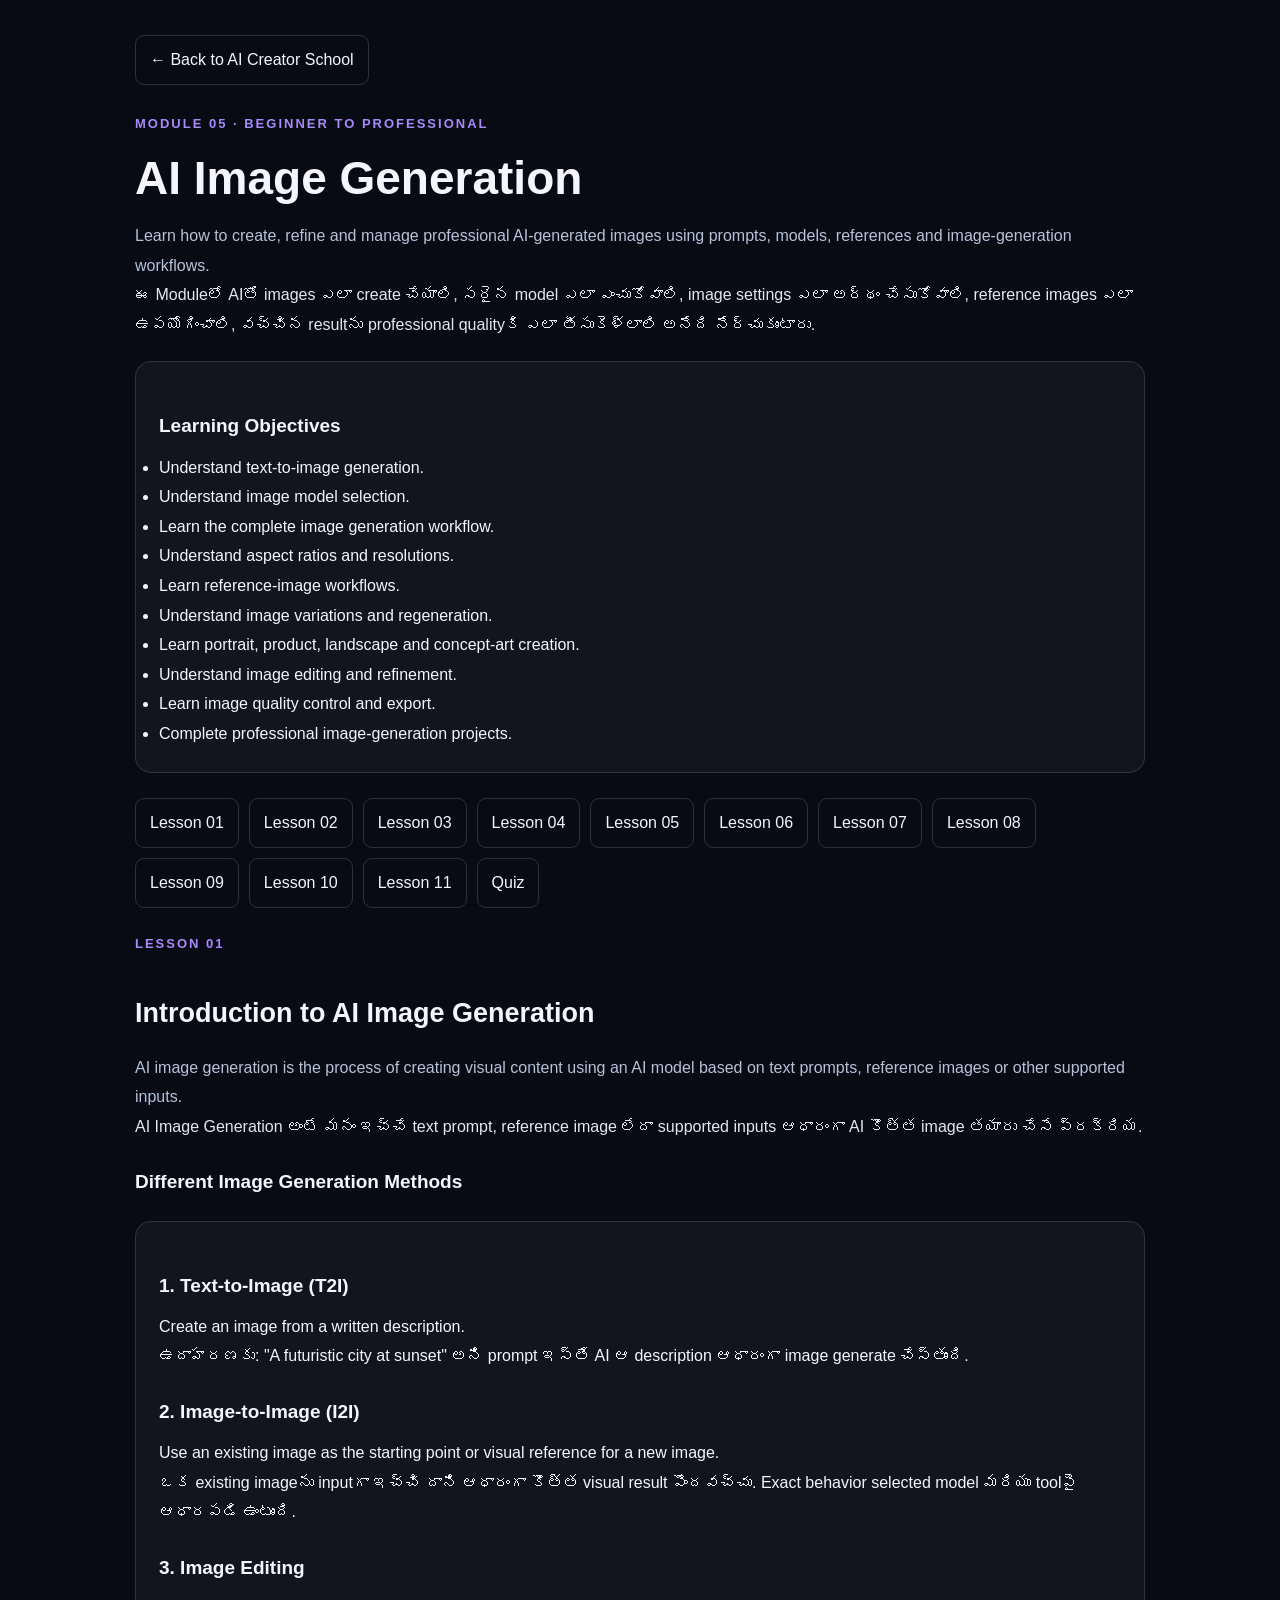
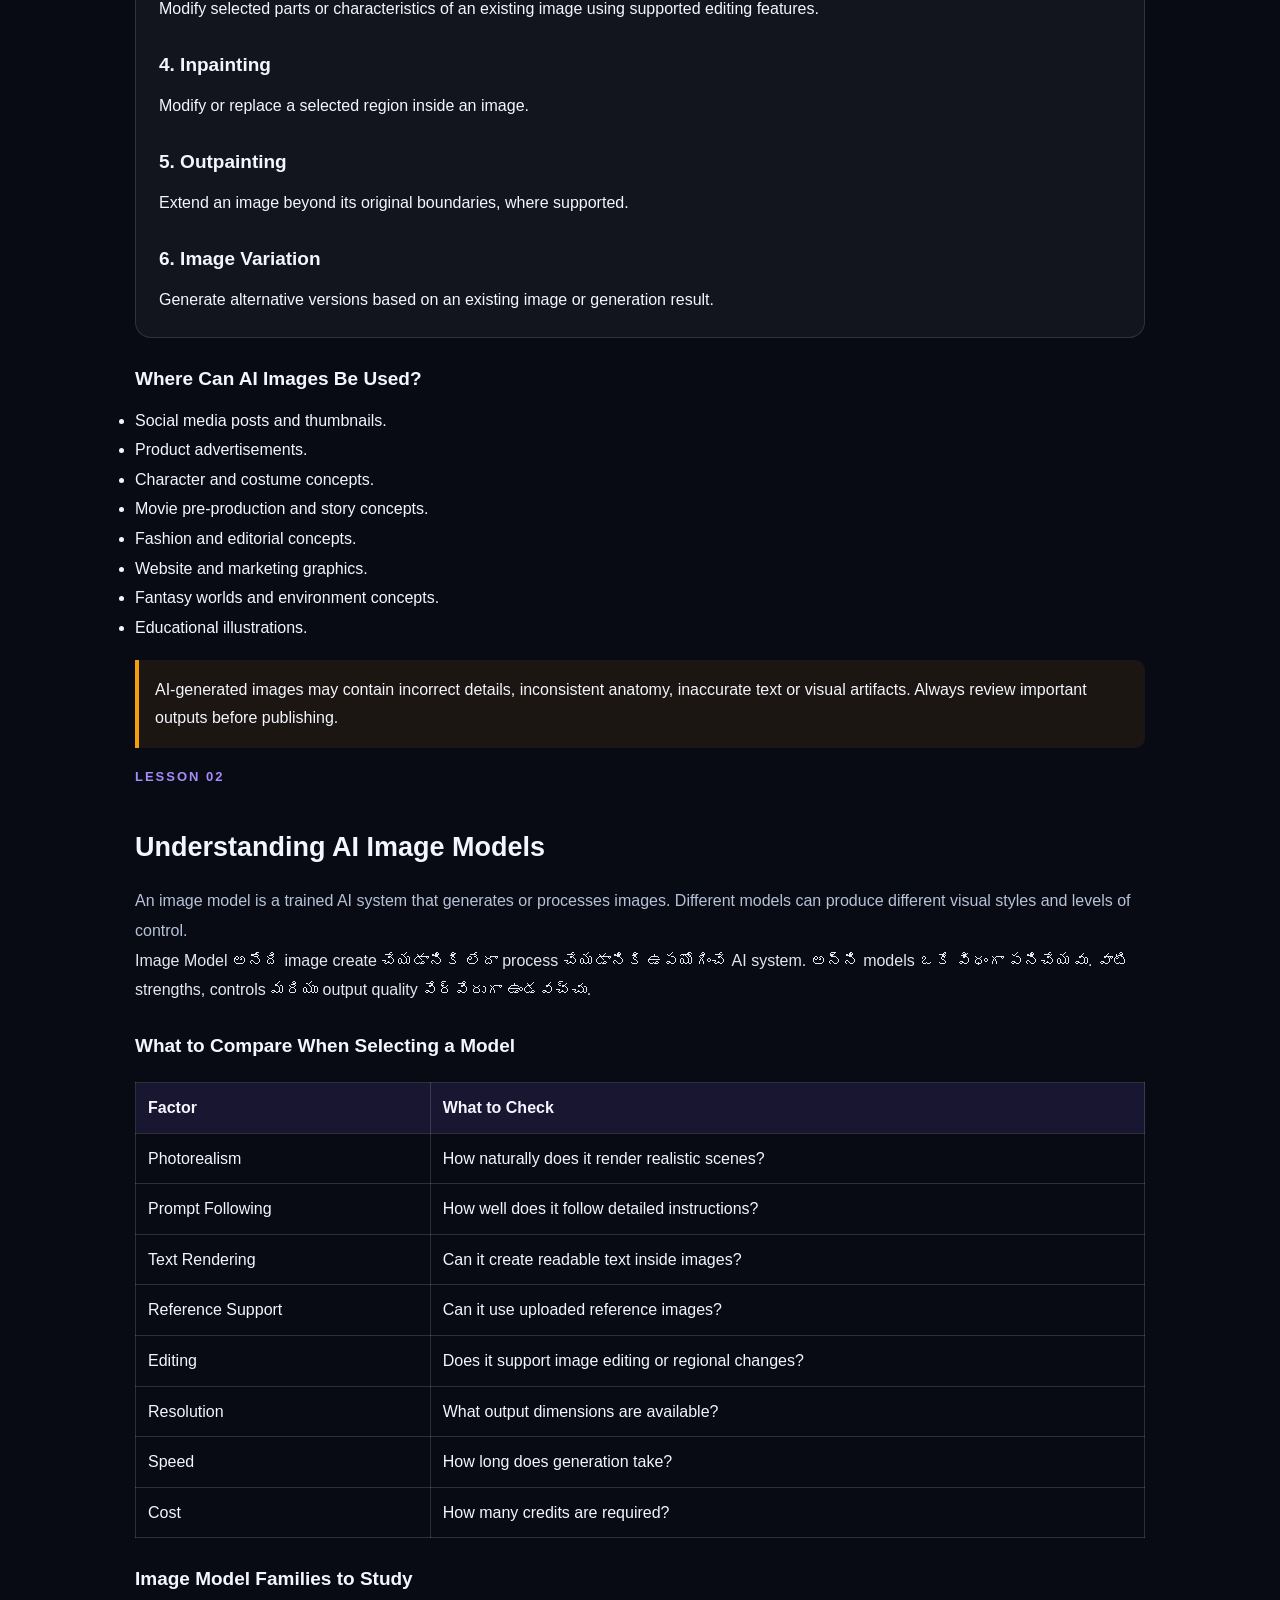
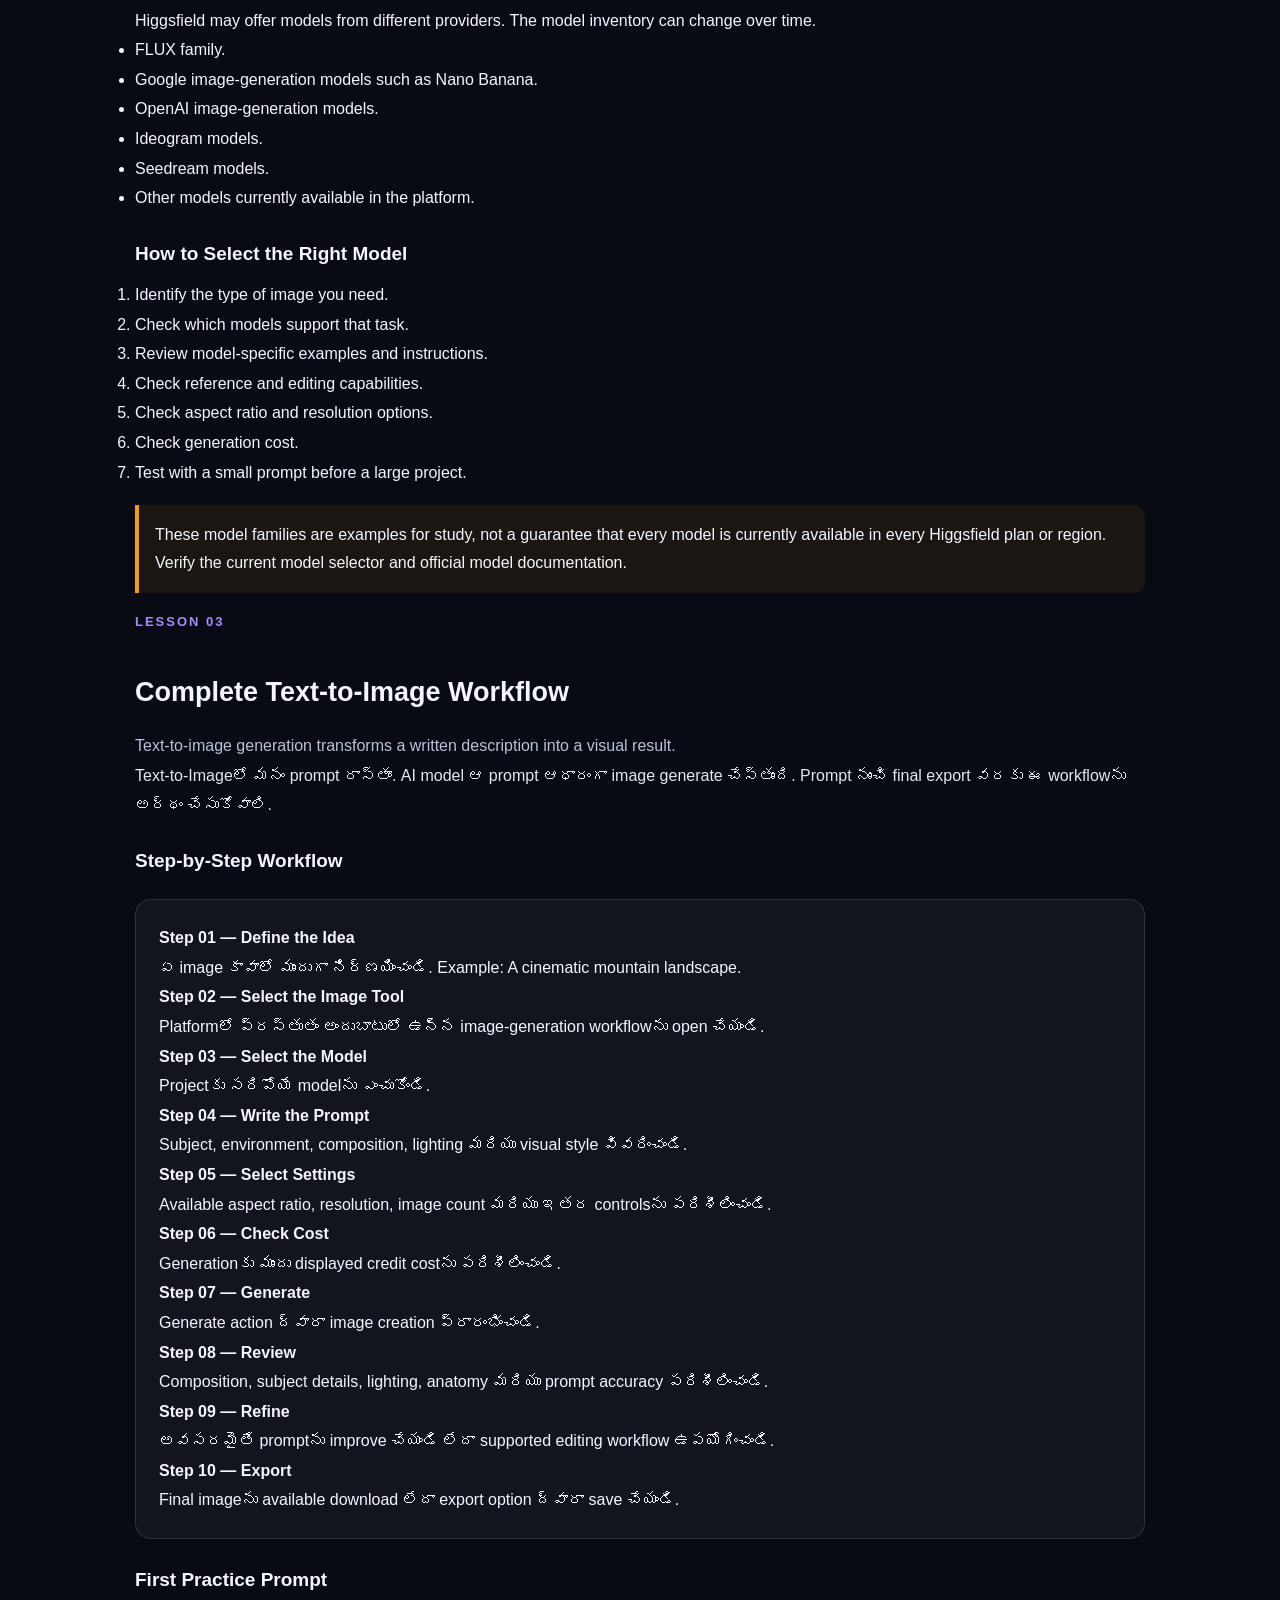
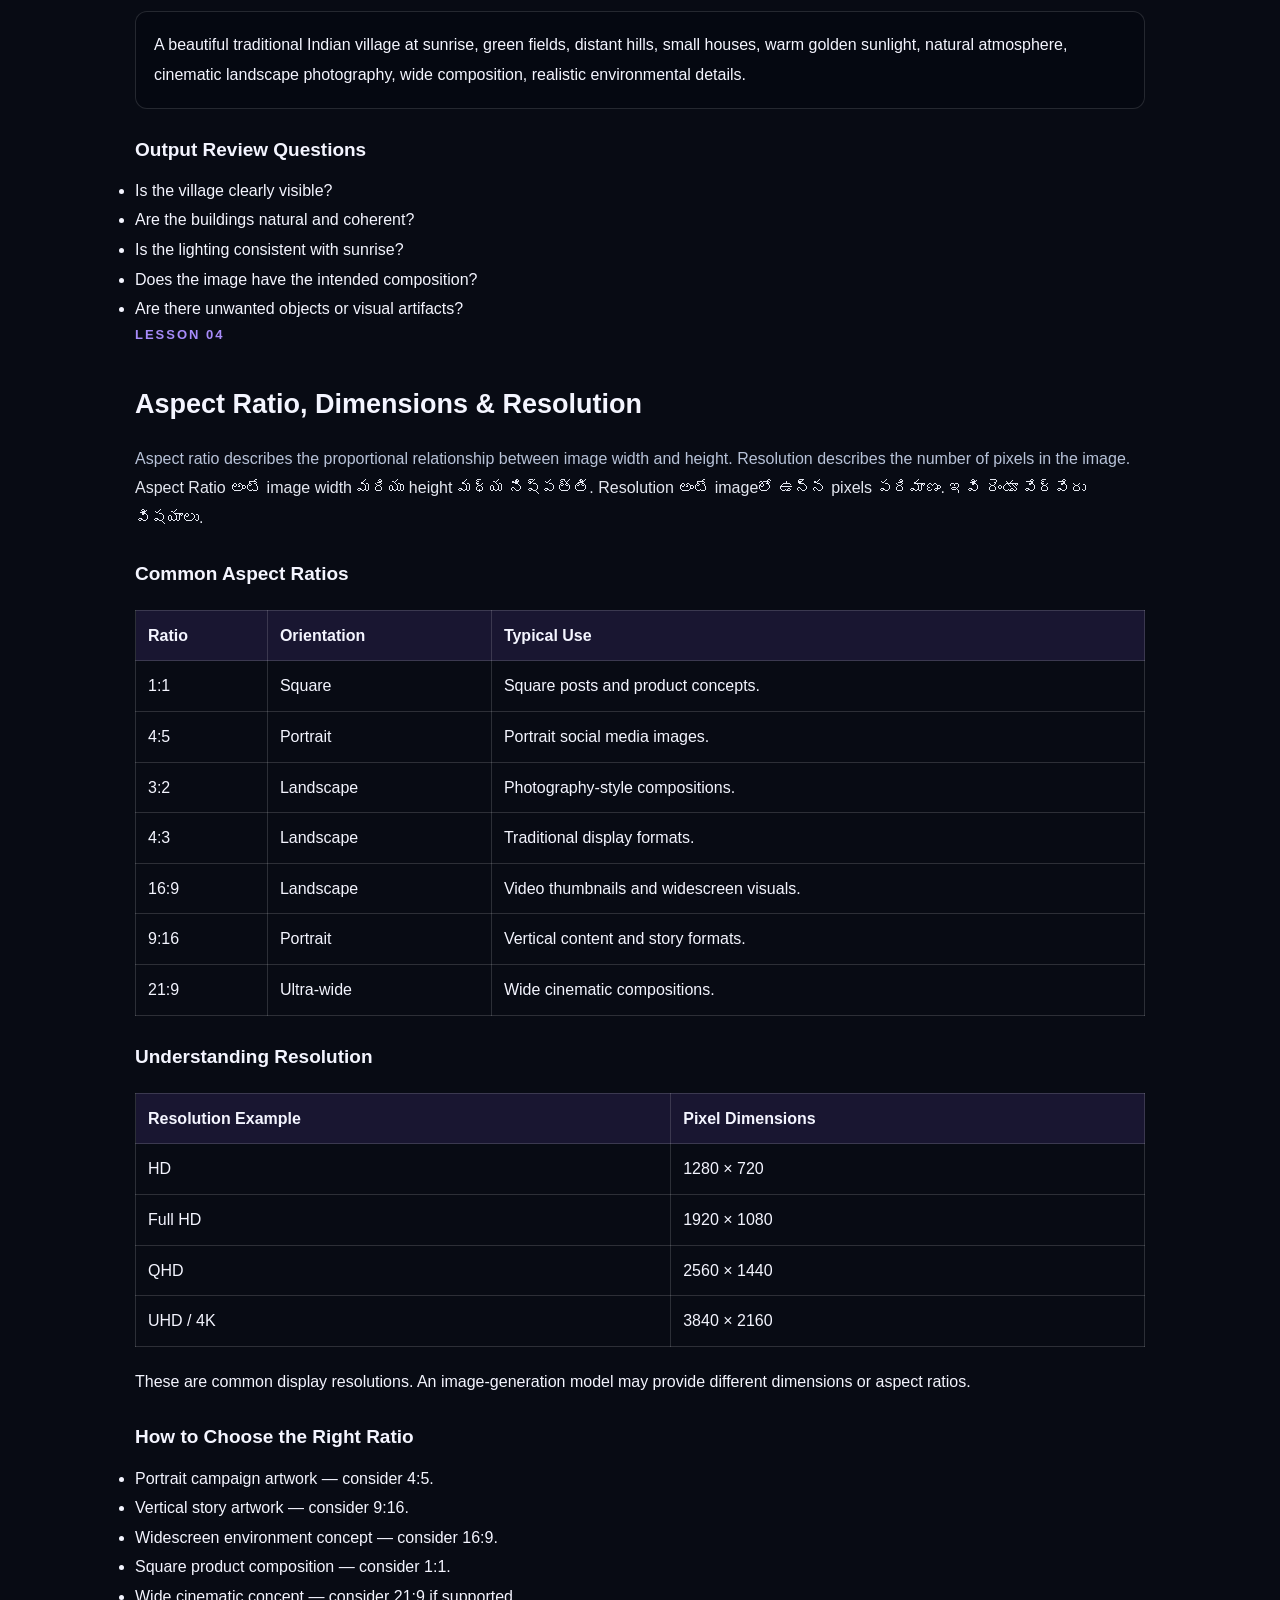
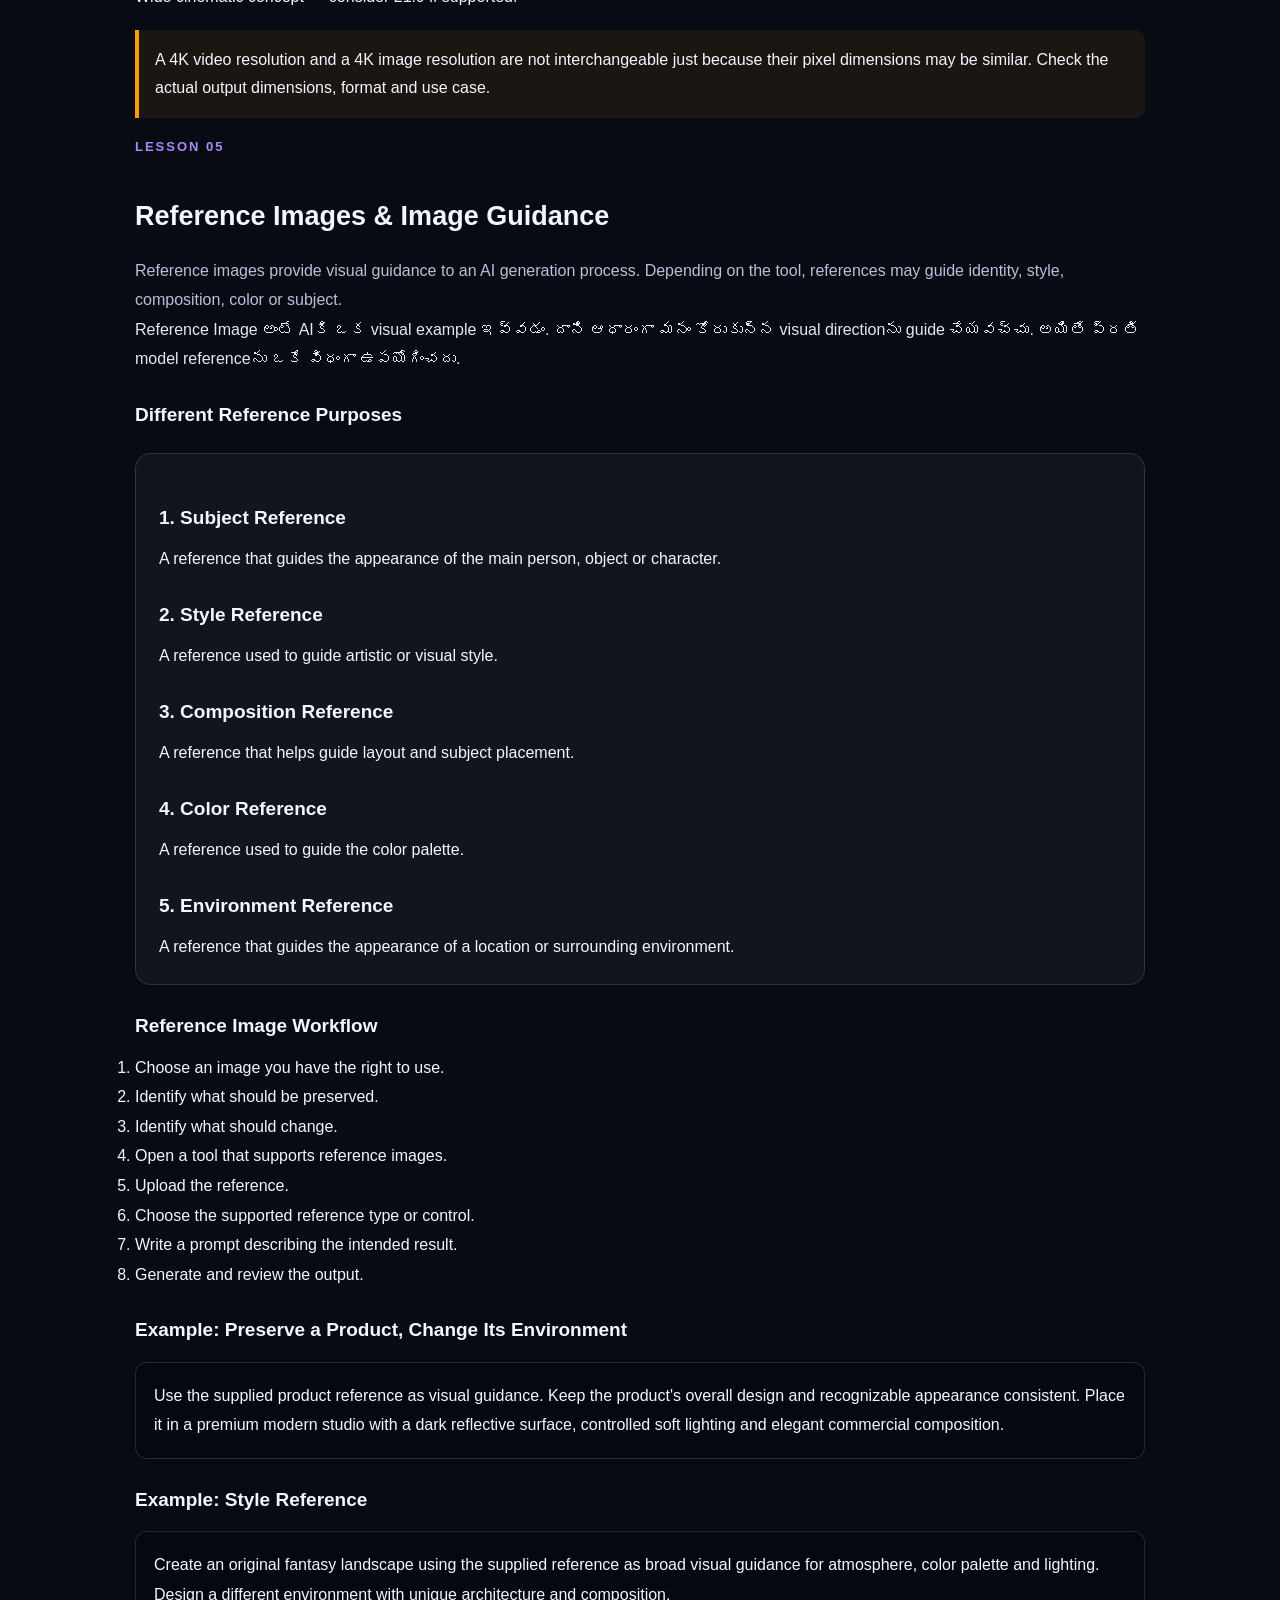
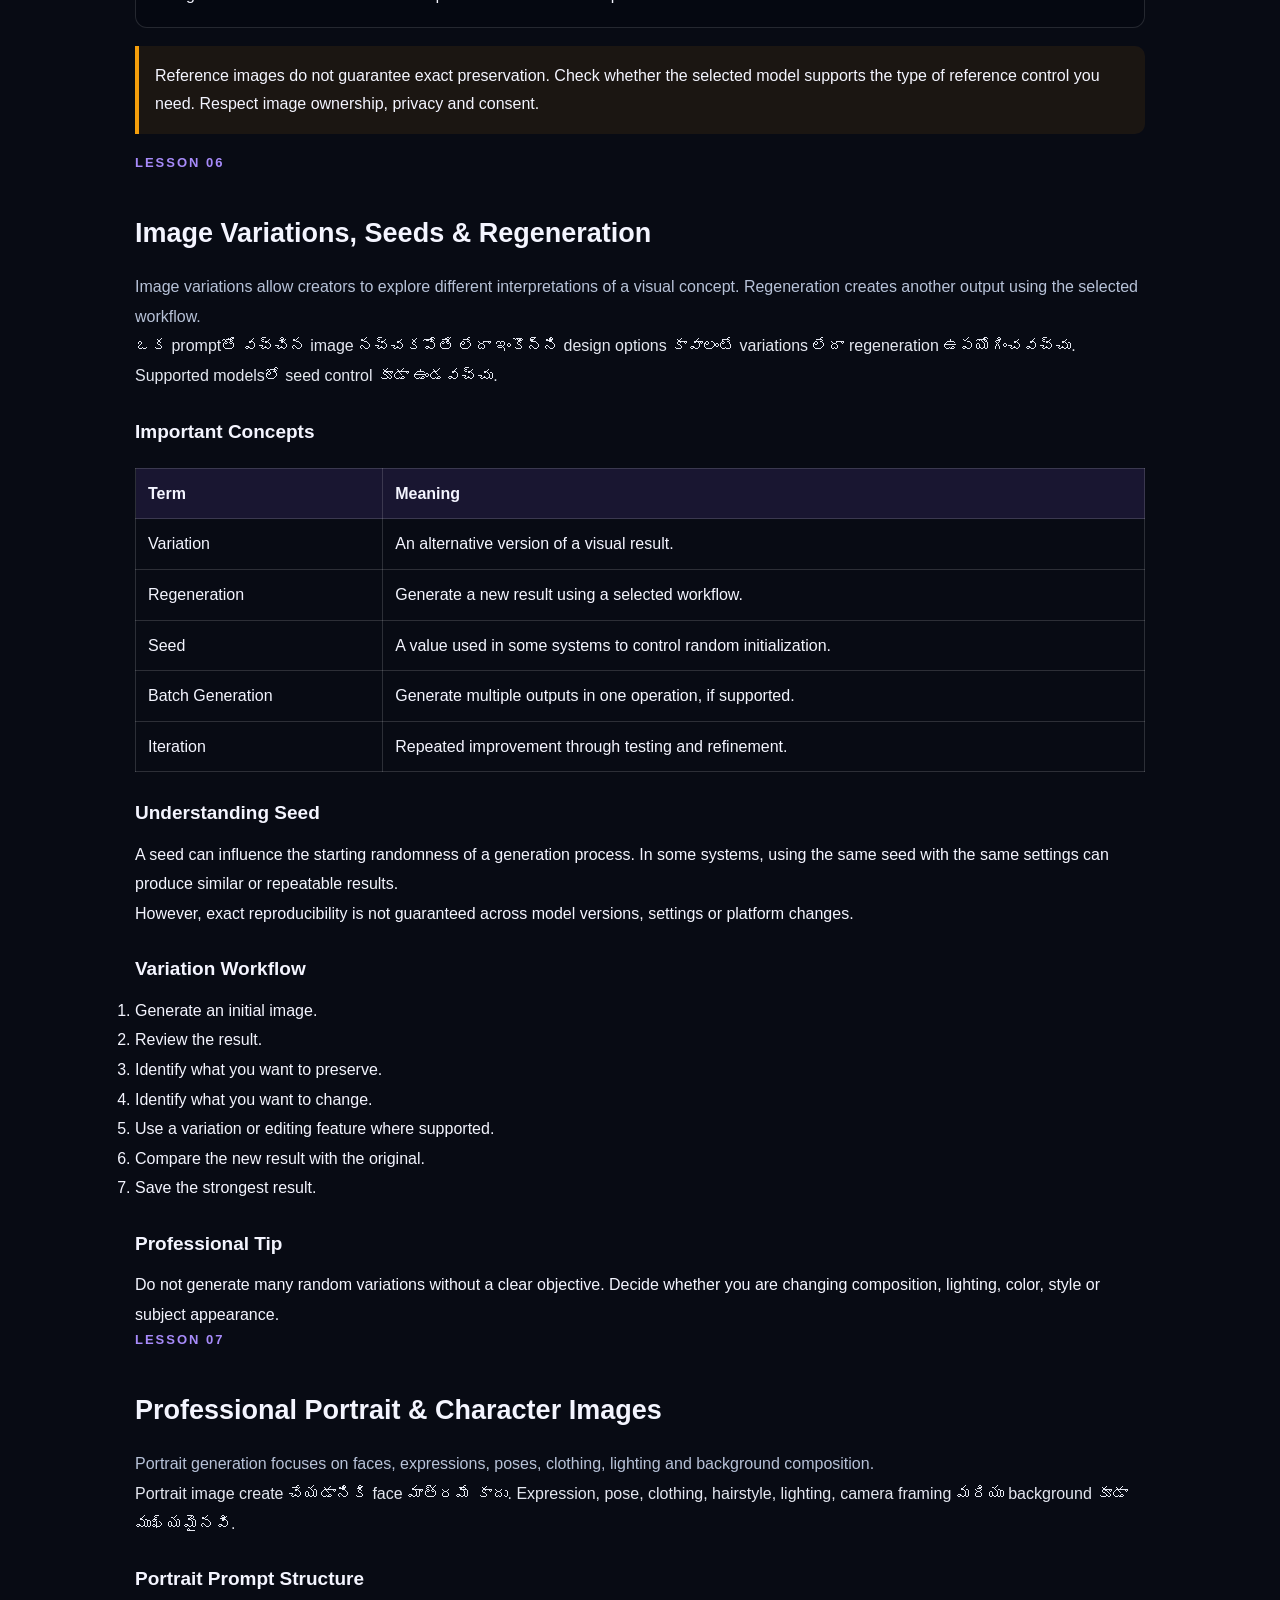
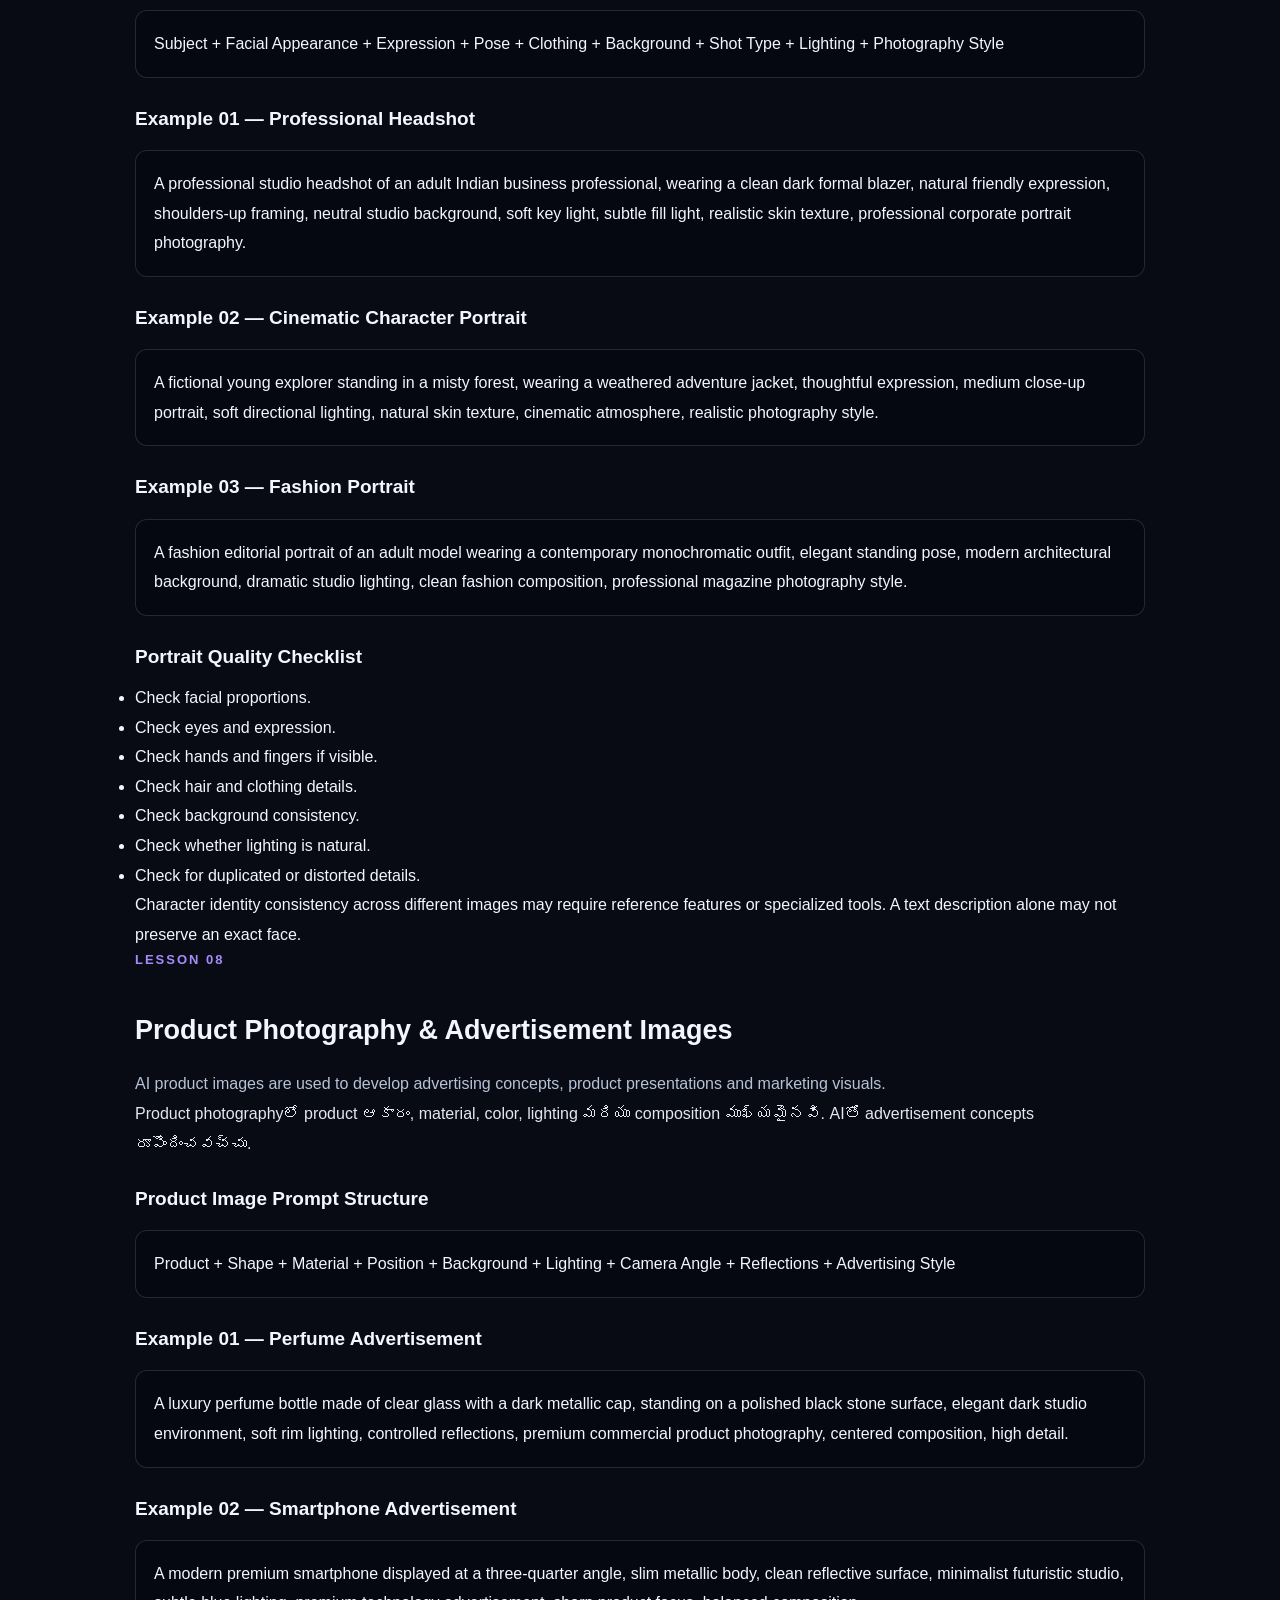
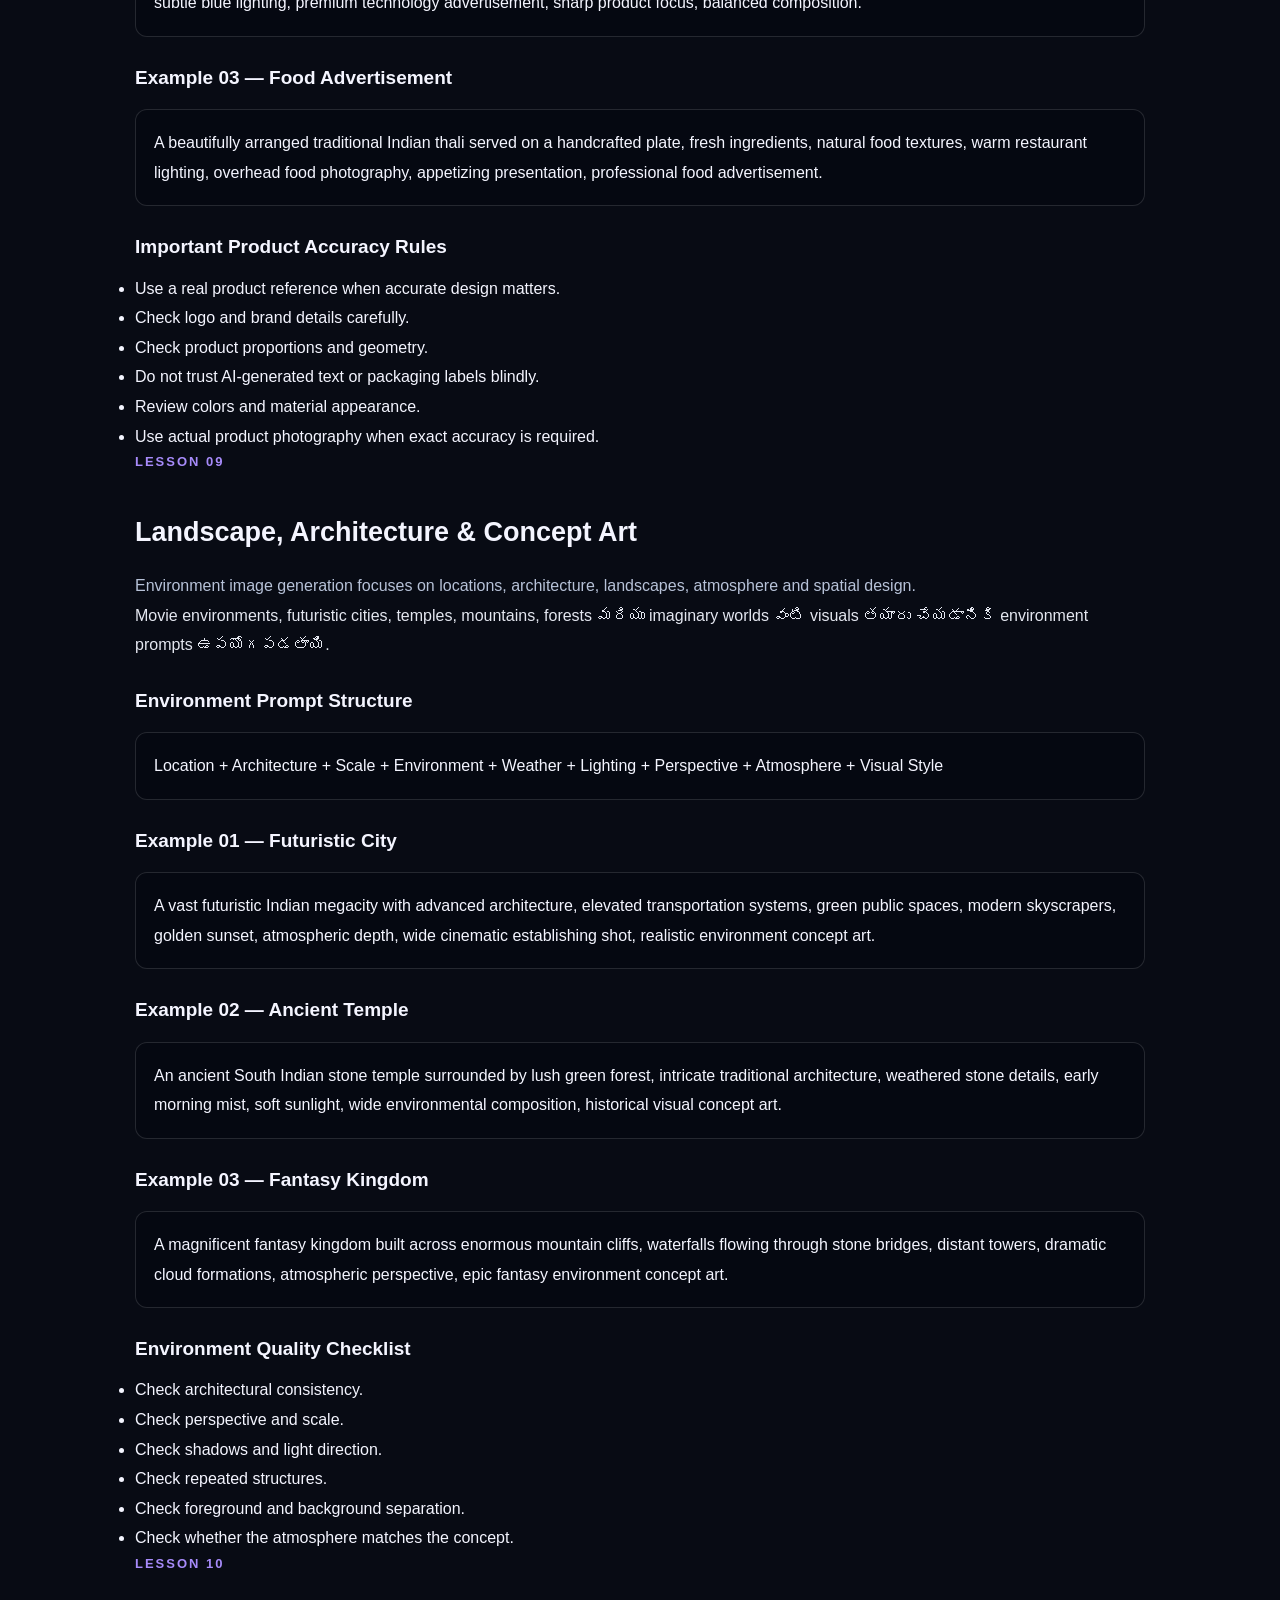
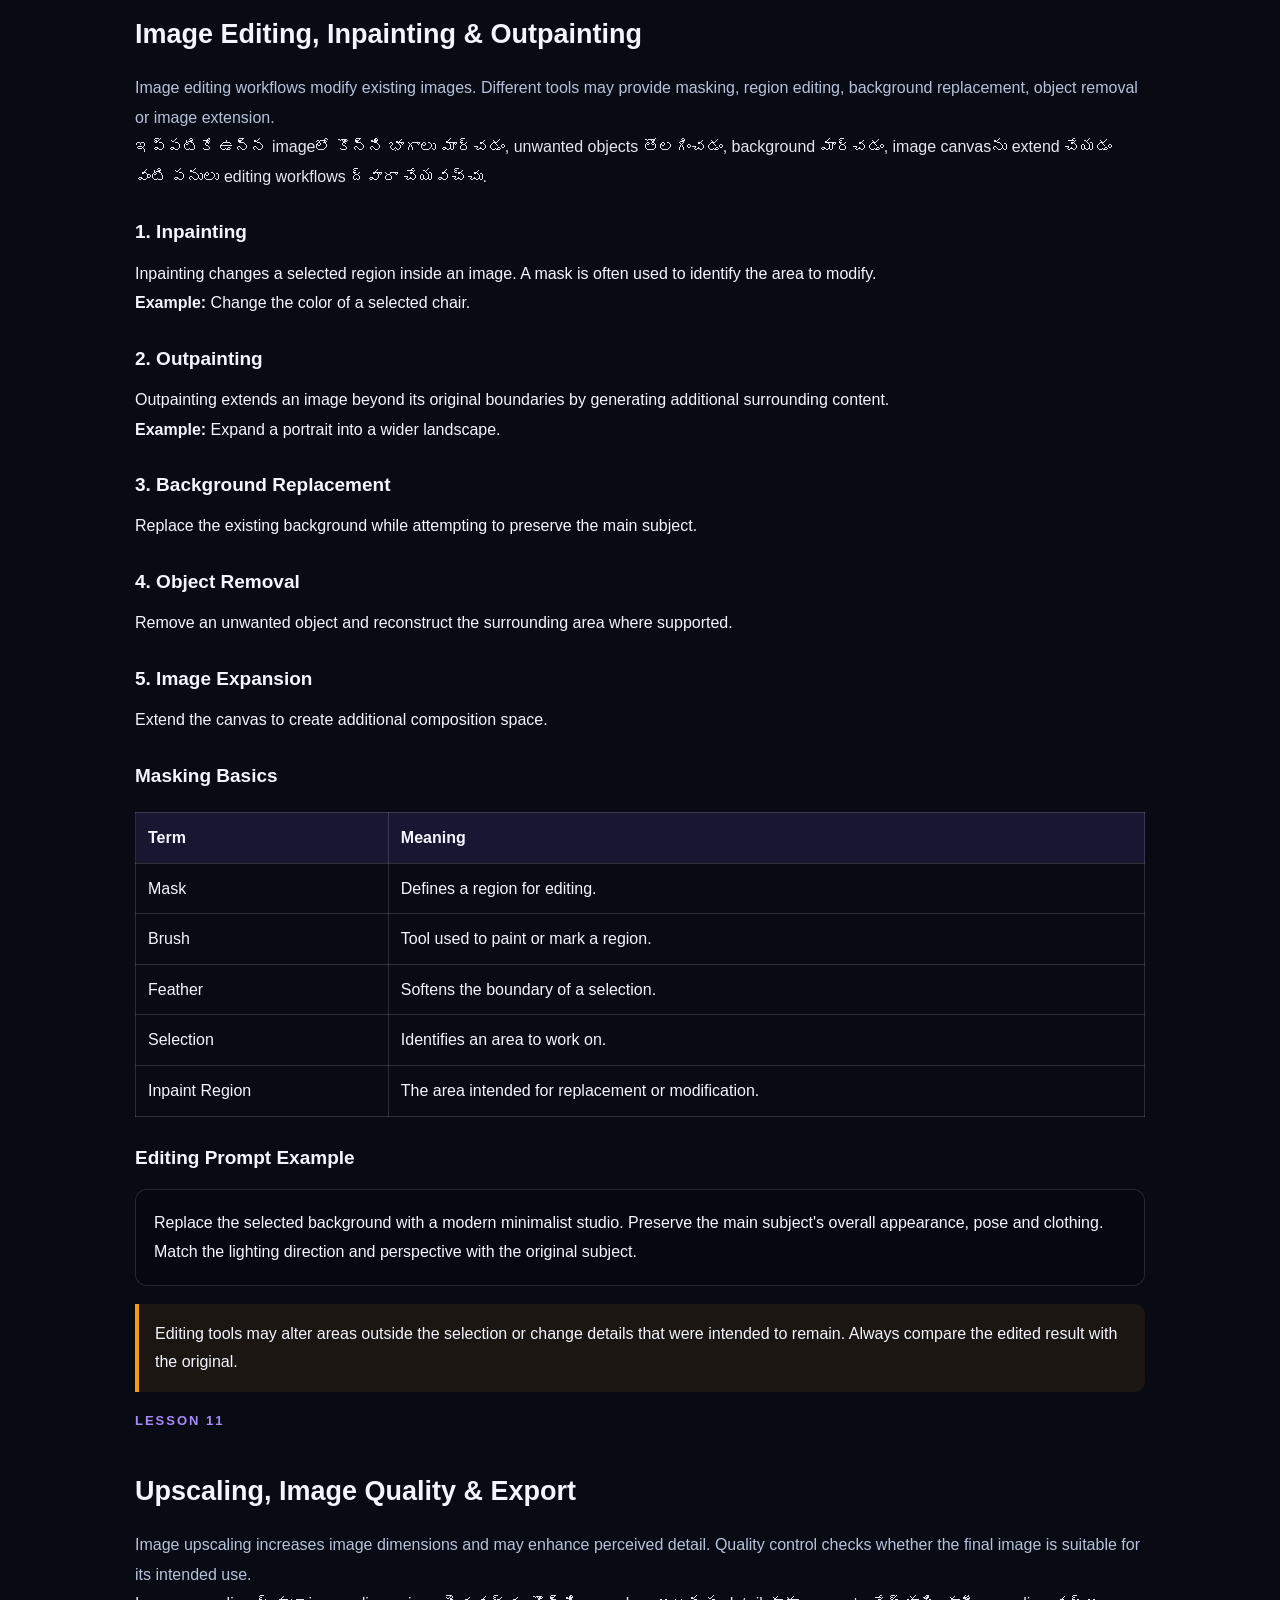
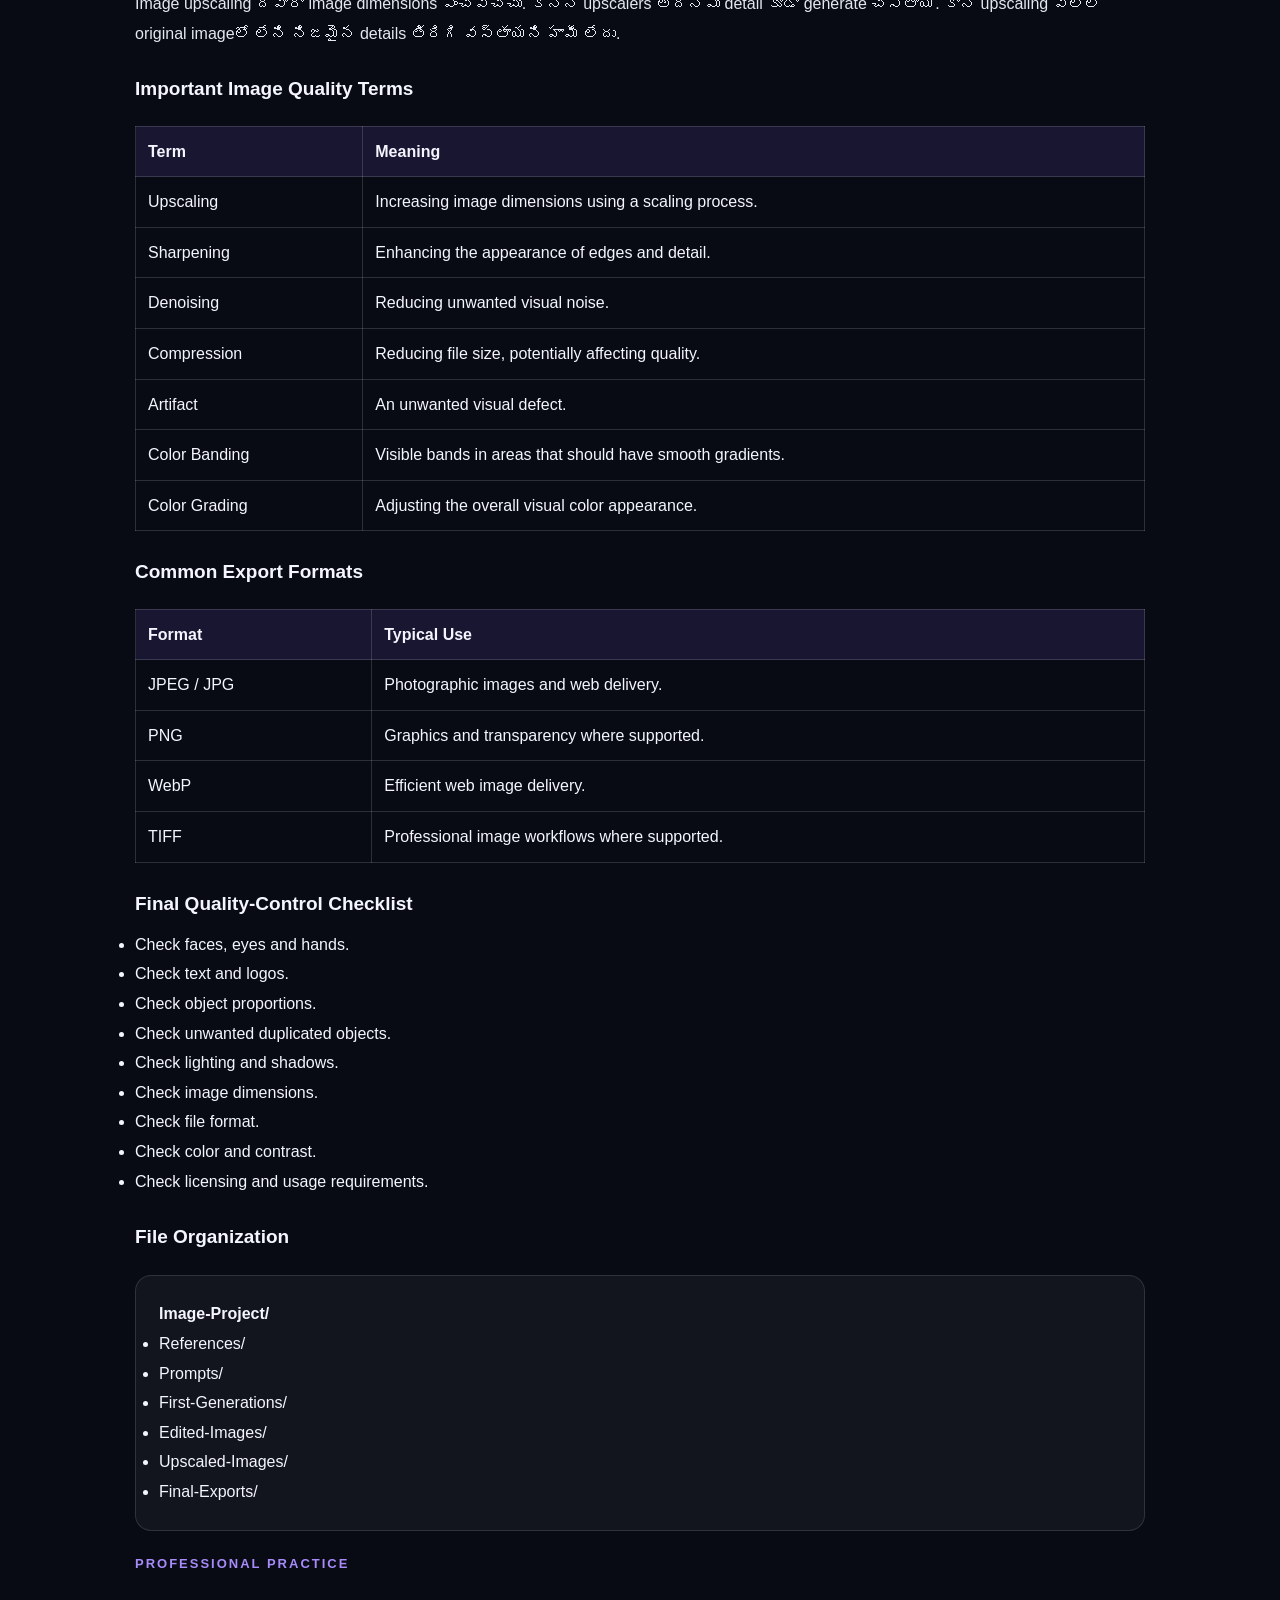
<file: lessons/module-05.html>
<!DOCTYPE html>
<html lang="en">
<head>
  <meta charset="UTF-8">
  <meta name="viewport" content="width=device-width, initial-scale=1.0">
  <meta name="theme-color" content="#080b14">

  <meta name="description" content="Learn professional AI image generation in Telugu and English, including prompts, models, aspect ratios, reference images, editing and image quality control.">

  <title>Module 05: AI Image Generation | AI Creator School</title>

  <link rel="stylesheet" href="../style.css">

  <style>
    .lesson-page {
      max-width: 1050px;
      margin: auto;
      padding: 35px 20px 80px;
    }

    .lesson-label {
      color: #a78bfa;
      font-size: 13px;
      font-weight: 700;
      letter-spacing: 2px;
      text-transform: uppercase;
    }

    .lesson-page h1 {
      font-size: clamp(30px, 5vw, 46px);
      line-height: 1.2;
      margin: 15px 0;
    }

    .lesson-page h2 {
      font-size: 27px;
      margin: 35px 0 15px;
    }

    .lesson-page h3 {
      font-size: 19px;
      margin: 24px 0 10px;
    }

    .lesson-page p,
    .lesson-page li {
      line-height: 1.85;
    }

    .lesson-card {
      background: rgba(255,255,255,.045);
      border: 1px solid rgba(255,255,255,.12);
      border-radius: 16px;
      padding: 23px;
      margin: 22px 0;
    }

    .lesson-page .telugu {
      color: #e4e7f0;
    }

    .lesson-page .english {
      color: #b7c2d8;
    }

    .lesson-page .term {
      color: #c4b5fd;
      font-weight: 700;
    }

    .lesson-page table {
      width: 100%;
      border-collapse: collapse;
      margin: 20px 0;
    }

    .lesson-page th,
    .lesson-page td {
      border: 1px solid rgba(255,255,255,.15);
      padding: 12px;
      text-align: left;
      line-height: 1.6;
    }

    .lesson-page th {
      background: rgba(139,92,246,.13);
    }

    .lesson-page details {
      background: rgba(255,255,255,.045);
      border: 1px solid rgba(255,255,255,.12);
      border-radius: 12px;
      padding: 16px;
      margin: 12px 0;
    }

    .lesson-page summary {
      cursor: pointer;
      font-weight: 700;
      line-height: 1.6;
    }

    .lesson-nav {
      display: flex;
      flex-wrap: wrap;
      gap: 10px;
      margin: 25px 0;
    }

    .lesson-nav a,
    .lesson-page .back-link {
      display: inline-block;
      border: 1px solid rgba(255,255,255,.15);
      padding: 10px 14px;
      border-radius: 9px;
      text-decoration: none;
    }

    .lesson-page .prompt-box {
      background: #050811;
      border: 1px solid rgba(255,255,255,.13);
      padding: 18px;
      border-radius: 12px;
      overflow-wrap: anywhere;
      line-height: 1.85;
      margin: 15px 0;
    }

    .lesson-page .example {
      background: rgba(139,92,246,.09);
      border-left: 4px solid #8b5cf6;
      border-radius: 0 10px 10px 0;
      padding: 16px;
      margin: 18px 0;
    }

    .lesson-page .warning {
      background: rgba(245,158,11,.08);
      border-left: 4px solid #f59e0b;
      border-radius: 0 10px 10px 0;
      padding: 16px;
      margin: 18px 0;
    }

    .lesson-footer {
      border-top: 1px solid rgba(255,255,255,.15);
      margin-top: 45px;
      padding-top: 25px;
    }

    @media(max-width:600px) {
      .lesson-page {
        padding: 25px 15px 55px;
      }

      .lesson-card {
        padding: 17px;
      }

      .lesson-page table {
        font-size: 13px;
      }
    }
  </style>
</head>

<body>

<main class="lesson-page">

  <header>
    <a class="back-link" href="../index.html">
      ← Back to AI Creator School
    </a>

    <br><br>

    <div class="lesson-label">MODULE 05 · BEGINNER TO PROFESSIONAL</div>

    <h1>AI Image Generation</h1>

    <p class="english">
      Learn how to create, refine and manage professional
      AI-generated images using prompts, models, references
      and image-generation workflows.
    </p>

    <p class="telugu">
      ఈ Module‌లో AIతో images ఎలా create చేయాలి, సరైన model
      ఎలా ఎంచుకోవాలి, image settings ఎలా అర్థం చేసుకోవాలి,
      reference images ఎలా ఉపయోగించాలి, వచ్చిన result‌ను
      professional qualityకి ఎలా తీసుకెళ్లాలి అనేది నేర్చుకుంటారు.
    </p>

    <div class="lesson-card">
      <h3>Learning Objectives</h3>
      <ul>
        <li>Understand text-to-image generation.</li>
        <li>Understand image model selection.</li>
        <li>Learn the complete image generation workflow.</li>
        <li>Understand aspect ratios and resolutions.</li>
        <li>Learn reference-image workflows.</li>
        <li>Understand image variations and regeneration.</li>
        <li>Learn portrait, product, landscape and concept-art creation.</li>
        <li>Understand image editing and refinement.</li>
        <li>Learn image quality control and export.</li>
        <li>Complete professional image-generation projects.</li>
      </ul>
    </div>

    <nav class="lesson-nav" aria-label="Module lessons">
      <a href="#lesson-1">Lesson 01</a>
      <a href="#lesson-2">Lesson 02</a>
      <a href="#lesson-3">Lesson 03</a>
      <a href="#lesson-4">Lesson 04</a>
      <a href="#lesson-5">Lesson 05</a>
      <a href="#lesson-6">Lesson 06</a>
      <a href="#lesson-7">Lesson 07</a>
      <a href="#lesson-8">Lesson 08</a>
      <a href="#lesson-9">Lesson 09</a>
      <a href="#lesson-10">Lesson 10</a>
      <a href="#lesson-11">Lesson 11</a>
      <a href="#quiz">Quiz</a>
    </nav>
  </header>


  <!-- LESSON 01 -->

  <section id="lesson-1">

    <div class="lesson-label">LESSON 01</div>
    <h2>Introduction to AI Image Generation</h2>

    <p class="english">
      AI image generation is the process of creating visual
      content using an AI model based on text prompts,
      reference images or other supported inputs.
    </p>

    <p class="telugu">
      AI Image Generation అంటే మనం ఇచ్చే text prompt,
      reference image లేదా supported inputs ఆధారంగా
      AI కొత్త image తయారు చేసే ప్రక్రియ.
    </p>

    <h3>Different Image Generation Methods</h3>

    <div class="lesson-card">
      <h3>1. Text-to-Image (T2I)</h3>
      <p>
        Create an image from a written description.
      </p>
      <p>
        ఉదాహరణకు: "A futuristic city at sunset" అని prompt
        ఇస్తే AI ఆ description ఆధారంగా image generate చేస్తుంది.
      </p>

      <h3>2. Image-to-Image (I2I)</h3>
      <p>
        Use an existing image as the starting point or visual
        reference for a new image.
      </p>
      <p>
        ఒక existing image‌ను inputగా ఇచ్చి దాని ఆధారంగా
        కొత్త visual result పొందవచ్చు. Exact behavior
        selected model మరియు tool‌పై ఆధారపడి ఉంటుంది.
      </p>

      <h3>3. Image Editing</h3>
      <p>
        Modify selected parts or characteristics of an
        existing image using supported editing features.
      </p>

      <h3>4. Inpainting</h3>
      <p>
        Modify or replace a selected region inside an image.
      </p>

      <h3>5. Outpainting</h3>
      <p>
        Extend an image beyond its original boundaries,
        where supported.
      </p>

      <h3>6. Image Variation</h3>
      <p>
        Generate alternative versions based on an existing
        image or generation result.
      </p>
    </div>

    <h3>Where Can AI Images Be Used?</h3>

    <ul>
      <li>Social media posts and thumbnails.</li>
      <li>Product advertisements.</li>
      <li>Character and costume concepts.</li>
      <li>Movie pre-production and story concepts.</li>
      <li>Fashion and editorial concepts.</li>
      <li>Website and marketing graphics.</li>
      <li>Fantasy worlds and environment concepts.</li>
      <li>Educational illustrations.</li>
    </ul>

    <div class="warning">
      AI-generated images may contain incorrect details,
      inconsistent anatomy, inaccurate text or visual artifacts.
      Always review important outputs before publishing.
    </div>

  </section>


  <!-- LESSON 02 -->

  <section id="lesson-2">

    <div class="lesson-label">LESSON 02</div>
    <h2>Understanding AI Image Models</h2>

    <p class="english">
      An image model is a trained AI system that generates
      or processes images. Different models can produce
      different visual styles and levels of control.
    </p>

    <p class="telugu">
      Image Model అనేది image create చేయడానికి లేదా
      process చేయడానికి ఉపయోగించే AI system. అన్ని
      models ఒకే విధంగా పనిచేయవు. వాటి strengths,
      controls మరియు output quality వేర్వేరుగా ఉండవచ్చు.
    </p>

    <h3>What to Compare When Selecting a Model</h3>

    <table>
      <tr>
        <th>Factor</th>
        <th>What to Check</th>
      </tr>
      <tr>
        <td>Photorealism</td>
        <td>How naturally does it render realistic scenes?</td>
      </tr>
      <tr>
        <td>Prompt Following</td>
        <td>How well does it follow detailed instructions?</td>
      </tr>
      <tr>
        <td>Text Rendering</td>
        <td>Can it create readable text inside images?</td>
      </tr>
      <tr>
        <td>Reference Support</td>
        <td>Can it use uploaded reference images?</td>
      </tr>
      <tr>
        <td>Editing</td>
        <td>Does it support image editing or regional changes?</td>
      </tr>
      <tr>
        <td>Resolution</td>
        <td>What output dimensions are available?</td>
      </tr>
      <tr>
        <td>Speed</td>
        <td>How long does generation take?</td>
      </tr>
      <tr>
        <td>Cost</td>
        <td>How many credits are required?</td>
      </tr>
    </table>

    <h3>Image Model Families to Study</h3>

    <p>
      Higgsfield may offer models from different providers.
      The model inventory can change over time.
    </p>

    <ul>
      <li>FLUX family.</li>
      <li>Google image-generation models such as Nano Banana.</li>
      <li>OpenAI image-generation models.</li>
      <li>Ideogram models.</li>
      <li>Seedream models.</li>
      <li>Other models currently available in the platform.</li>
    </ul>

    <h3>How to Select the Right Model</h3>

    <ol>
      <li>Identify the type of image you need.</li>
      <li>Check which models support that task.</li>
      <li>Review model-specific examples and instructions.</li>
      <li>Check reference and editing capabilities.</li>
      <li>Check aspect ratio and resolution options.</li>
      <li>Check generation cost.</li>
      <li>Test with a small prompt before a large project.</li>
    </ol>

    <div class="warning">
      These model families are examples for study, not a
      guarantee that every model is currently available in
      every Higgsfield plan or region. Verify the current
      model selector and official model documentation.
    </div>

  </section>


  <!-- LESSON 03 -->

  <section id="lesson-3">

    <div class="lesson-label">LESSON 03</div>
    <h2>Complete Text-to-Image Workflow</h2>

    <p class="english">
      Text-to-image generation transforms a written
      description into a visual result.
    </p>

    <p class="telugu">
      Text-to-Imageలో మనం prompt రాస్తాం. AI model ఆ prompt
      ఆధారంగా image generate చేస్తుంది. Prompt నుంచి final
      export వరకు ఈ workflow‌ను అర్థం చేసుకోవాలి.
    </p>

    <h3>Step-by-Step Workflow</h3>

    <div class="lesson-card">
      <p><strong>Step 01 — Define the Idea</strong></p>
      <p>
        ఏ image కావాలో ముందుగా నిర్ణయించండి.
        Example: A cinematic mountain landscape.
      </p>

      <p><strong>Step 02 — Select the Image Tool</strong></p>
      <p>
        Platformలో ప్రస్తుతం అందుబాటులో ఉన్న image-generation
        workflow‌ను open చేయండి.
      </p>

      <p><strong>Step 03 — Select the Model</strong></p>
      <p>
        Project‌కు సరిపోయే model‌ను ఎంచుకోండి.
      </p>

      <p><strong>Step 04 — Write the Prompt</strong></p>
      <p>
        Subject, environment, composition, lighting మరియు
        visual style వివరించండి.
      </p>

      <p><strong>Step 05 — Select Settings</strong></p>
      <p>
        Available aspect ratio, resolution, image count
        మరియు ఇతర controls‌ను పరిశీలించండి.
      </p>

      <p><strong>Step 06 — Check Cost</strong></p>
      <p>
        Generationకు ముందు displayed credit cost‌ను
        పరిశీలించండి.
      </p>

      <p><strong>Step 07 — Generate</strong></p>
      <p>
        Generate action ద్వారా image creation ప్రారంభించండి.
      </p>

      <p><strong>Step 08 — Review</strong></p>
      <p>
        Composition, subject details, lighting, anatomy
        మరియు prompt accuracy పరిశీలించండి.
      </p>

      <p><strong>Step 09 — Refine</strong></p>
      <p>
        అవసరమైతే prompt‌ను improve చేయండి లేదా supported
        editing workflow ఉపయోగించండి.
      </p>

      <p><strong>Step 10 — Export</strong></p>
      <p>
        Final image‌ను available download లేదా export
        option ద్వారా save చేయండి.
      </p>
    </div>

    <h3>First Practice Prompt</h3>

    <div class="prompt-box">
      A beautiful traditional Indian village at sunrise,
      green fields, distant hills, small houses,
      warm golden sunlight, natural atmosphere,
      cinematic landscape photography, wide composition,
      realistic environmental details.
    </div>

    <h3>Output Review Questions</h3>

    <ul>
      <li>Is the village clearly visible?</li>
      <li>Are the buildings natural and coherent?</li>
      <li>Is the lighting consistent with sunrise?</li>
      <li>Does the image have the intended composition?</li>
      <li>Are there unwanted objects or visual artifacts?</li>
    </ul>

  </section>


  <!-- LESSON 04 -->

  <section id="lesson-4">

    <div class="lesson-label">LESSON 04</div>
    <h2>Aspect Ratio, Dimensions & Resolution</h2>

    <p class="english">
      Aspect ratio describes the proportional relationship
      between image width and height. Resolution describes
      the number of pixels in the image.
    </p>

    <p class="telugu">
      Aspect Ratio అంటే image width మరియు height మధ్య
      నిష్పత్తి. Resolution అంటే imageలో ఉన్న pixels
      పరిమాణం. ఇవి రెండూ వేర్వేరు విషయాలు.
    </p>

    <h3>Common Aspect Ratios</h3>

    <table>
      <tr>
        <th>Ratio</th>
        <th>Orientation</th>
        <th>Typical Use</th>
      </tr>
      <tr>
        <td>1:1</td>
        <td>Square</td>
        <td>Square posts and product concepts.</td>
      </tr>
      <tr>
        <td>4:5</td>
        <td>Portrait</td>
        <td>Portrait social media images.</td>
      </tr>
      <tr>
        <td>3:2</td>
        <td>Landscape</td>
        <td>Photography-style compositions.</td>
      </tr>
      <tr>
        <td>4:3</td>
        <td>Landscape</td>
        <td>Traditional display formats.</td>
      </tr>
      <tr>
        <td>16:9</td>
        <td>Landscape</td>
        <td>Video thumbnails and widescreen visuals.</td>
      </tr>
      <tr>
        <td>9:16</td>
        <td>Portrait</td>
        <td>Vertical content and story formats.</td>
      </tr>
      <tr>
        <td>21:9</td>
        <td>Ultra-wide</td>
        <td>Wide cinematic compositions.</td>
      </tr>
    </table>

    <h3>Understanding Resolution</h3>

    <table>
      <tr>
        <th>Resolution Example</th>
        <th>Pixel Dimensions</th>
      </tr>
      <tr>
        <td>HD</td>
        <td>1280 × 720</td>
      </tr>
      <tr>
        <td>Full HD</td>
        <td>1920 × 1080</td>
      </tr>
      <tr>
        <td>QHD</td>
        <td>2560 × 1440</td>
      </tr>
      <tr>
        <td>UHD / 4K</td>
        <td>3840 × 2160</td>
      </tr>
    </table>

    <p>
      These are common display resolutions. An image-generation
      model may provide different dimensions or aspect ratios.
    </p>

    <h3>How to Choose the Right Ratio</h3>

    <ul>
      <li>Portrait campaign artwork — consider 4:5.</li>
      <li>Vertical story artwork — consider 9:16.</li>
      <li>Widescreen environment concept — consider 16:9.</li>
      <li>Square product composition — consider 1:1.</li>
      <li>Wide cinematic concept — consider 21:9 if supported.</li>
    </ul>

    <div class="warning">
      A 4K video resolution and a 4K image resolution are
      not interchangeable just because their pixel dimensions
      may be similar. Check the actual output dimensions,
      format and use case.
    </div>

  </section>


  <!-- LESSON 05 -->

  <section id="lesson-5">

    <div class="lesson-label">LESSON 05</div>
    <h2>Reference Images & Image Guidance</h2>

    <p class="english">
      Reference images provide visual guidance to an AI
      generation process. Depending on the tool, references
      may guide identity, style, composition, color or subject.
    </p>

    <p class="telugu">
      Reference Image అంటే AIకి ఒక visual example ఇవ్వడం.
      దాని ఆధారంగా మనం కోరుకున్న visual direction‌ను
      guide చేయవచ్చు. అయితే ప్రతి model reference‌ను
      ఒకే విధంగా ఉపయోగించదు.
    </p>

    <h3>Different Reference Purposes</h3>

    <div class="lesson-card">
      <h3>1. Subject Reference</h3>
      <p>
        A reference that guides the appearance of the main
        person, object or character.
      </p>

      <h3>2. Style Reference</h3>
      <p>
        A reference used to guide artistic or visual style.
      </p>

      <h3>3. Composition Reference</h3>
      <p>
        A reference that helps guide layout and subject placement.
      </p>

      <h3>4. Color Reference</h3>
      <p>
        A reference used to guide the color palette.
      </p>

      <h3>5. Environment Reference</h3>
      <p>
        A reference that guides the appearance of a location
        or surrounding environment.
      </p>
    </div>

    <h3>Reference Image Workflow</h3>

    <ol>
      <li>Choose an image you have the right to use.</li>
      <li>Identify what should be preserved.</li>
      <li>Identify what should change.</li>
      <li>Open a tool that supports reference images.</li>
      <li>Upload the reference.</li>
      <li>Choose the supported reference type or control.</li>
      <li>Write a prompt describing the intended result.</li>
      <li>Generate and review the output.</li>
    </ol>

    <h3>Example: Preserve a Product, Change Its Environment</h3>

    <div class="prompt-box">
      Use the supplied product reference as visual guidance.
      Keep the product's overall design and recognizable
      appearance consistent. Place it in a premium modern
      studio with a dark reflective surface, controlled
      soft lighting and elegant commercial composition.
    </div>

    <h3>Example: Style Reference</h3>

    <div class="prompt-box">
      Create an original fantasy landscape using the supplied
      reference as broad visual guidance for atmosphere,
      color palette and lighting. Design a different
      environment with unique architecture and composition.
    </div>

    <div class="warning">
      Reference images do not guarantee exact preservation.
      Check whether the selected model supports the type of
      reference control you need. Respect image ownership,
      privacy and consent.
    </div>

  </section>


  <!-- LESSON 06 -->

  <section id="lesson-6">

    <div class="lesson-label">LESSON 06</div>
    <h2>Image Variations, Seeds & Regeneration</h2>

    <p class="english">
      Image variations allow creators to explore different
      interpretations of a visual concept. Regeneration
      creates another output using the selected workflow.
    </p>

    <p class="telugu">
      ఒక prompt‌తో వచ్చిన image నచ్చకపోతే లేదా ఇంకొన్ని
      design options కావాలంటే variations లేదా regeneration
      ఉపయోగించవచ్చు. Supported modelsలో seed control కూడా
      ఉండవచ్చు.
    </p>

    <h3>Important Concepts</h3>

    <table>
      <tr>
        <th>Term</th>
        <th>Meaning</th>
      </tr>
      <tr>
        <td>Variation</td>
        <td>An alternative version of a visual result.</td>
      </tr>
      <tr>
        <td>Regeneration</td>
        <td>Generate a new result using a selected workflow.</td>
      </tr>
      <tr>
        <td>Seed</td>
        <td>A value used in some systems to control random initialization.</td>
      </tr>
      <tr>
        <td>Batch Generation</td>
        <td>Generate multiple outputs in one operation, if supported.</td>
      </tr>
      <tr>
        <td>Iteration</td>
        <td>Repeated improvement through testing and refinement.</td>
      </tr>
    </table>

    <h3>Understanding Seed</h3>

    <p>
      A seed can influence the starting randomness of a
      generation process. In some systems, using the same
      seed with the same settings can produce similar or
      repeatable results.
    </p>

    <p>
      However, exact reproducibility is not guaranteed
      across model versions, settings or platform changes.
    </p>

    <h3>Variation Workflow</h3>

    <ol>
      <li>Generate an initial image.</li>
      <li>Review the result.</li>
      <li>Identify what you want to preserve.</li>
      <li>Identify what you want to change.</li>
      <li>Use a variation or editing feature where supported.</li>
      <li>Compare the new result with the original.</li>
      <li>Save the strongest result.</li>
    </ol>

    <h3>Professional Tip</h3>

    <p>
      Do not generate many random variations without a clear
      objective. Decide whether you are changing composition,
      lighting, color, style or subject appearance.
    </p>

  </section>


  <!-- LESSON 07 -->

  <section id="lesson-7">

    <div class="lesson-label">LESSON 07</div>
    <h2>Professional Portrait & Character Images</h2>

    <p class="english">
      Portrait generation focuses on faces, expressions,
      poses, clothing, lighting and background composition.
    </p>

    <p class="telugu">
      Portrait image create చేయడానికి face మాత్రమే కాదు.
      Expression, pose, clothing, hairstyle, lighting,
      camera framing మరియు background కూడా ముఖ్యమైనవి.
    </p>

    <h3>Portrait Prompt Structure</h3>

    <div class="prompt-box">
      Subject + Facial Appearance + Expression + Pose
      + Clothing + Background + Shot Type
      + Lighting + Photography Style
    </div>

    <h3>Example 01 — Professional Headshot</h3>

    <div class="prompt-box">
      A professional studio headshot of an adult Indian
      business professional, wearing a clean dark formal
      blazer, natural friendly expression, shoulders-up
      framing, neutral studio background, soft key light,
      subtle fill light, realistic skin texture,
      professional corporate portrait photography.
    </div>

    <h3>Example 02 — Cinematic Character Portrait</h3>

    <div class="prompt-box">
      A fictional young explorer standing in a misty
      forest, wearing a weathered adventure jacket,
      thoughtful expression, medium close-up portrait,
      soft directional lighting, natural skin texture,
      cinematic atmosphere, realistic photography style.
    </div>

    <h3>Example 03 — Fashion Portrait</h3>

    <div class="prompt-box">
      A fashion editorial portrait of an adult model
      wearing a contemporary monochromatic outfit,
      elegant standing pose, modern architectural
      background, dramatic studio lighting,
      clean fashion composition, professional
      magazine photography style.
    </div>

    <h3>Portrait Quality Checklist</h3>

    <ul>
      <li>Check facial proportions.</li>
      <li>Check eyes and expression.</li>
      <li>Check hands and fingers if visible.</li>
      <li>Check hair and clothing details.</li>
      <li>Check background consistency.</li>
      <li>Check whether lighting is natural.</li>
      <li>Check for duplicated or distorted details.</li>
    </ul>

    <p>
      Character identity consistency across different images
      may require reference features or specialized tools.
      A text description alone may not preserve an exact face.
    </p>

  </section>


  <!-- LESSON 08 -->

  <section id="lesson-8">

    <div class="lesson-label">LESSON 08</div>
    <h2>Product Photography & Advertisement Images</h2>

    <p class="english">
      AI product images are used to develop advertising
      concepts, product presentations and marketing visuals.
    </p>

    <p class="telugu">
      Product photographyలో product ఆకారం, material,
      color, lighting మరియు composition ముఖ్యమైనవి.
      AIతో advertisement concepts రూపొందించవచ్చు.
    </p>

    <h3>Product Image Prompt Structure</h3>

    <div class="prompt-box">
      Product + Shape + Material + Position
      + Background + Lighting + Camera Angle
      + Reflections + Advertising Style
    </div>

    <h3>Example 01 — Perfume Advertisement</h3>

    <div class="prompt-box">
      A luxury perfume bottle made of clear glass with
      a dark metallic cap, standing on a polished black
      stone surface, elegant dark studio environment,
      soft rim lighting, controlled reflections,
      premium commercial product photography,
      centered composition, high detail.
    </div>

    <h3>Example 02 — Smartphone Advertisement</h3>

    <div class="prompt-box">
      A modern premium smartphone displayed at a three-quarter
      angle, slim metallic body, clean reflective surface,
      minimalist futuristic studio, subtle blue lighting,
      premium technology advertisement, sharp product focus,
      balanced composition.
    </div>

    <h3>Example 03 — Food Advertisement</h3>

    <div class="prompt-box">
      A beautifully arranged traditional Indian thali
      served on a handcrafted plate, fresh ingredients,
      natural food textures, warm restaurant lighting,
      overhead food photography, appetizing presentation,
      professional food advertisement.
    </div>

    <h3>Important Product Accuracy Rules</h3>

    <ul>
      <li>Use a real product reference when accurate design matters.</li>
      <li>Check logo and brand details carefully.</li>
      <li>Check product proportions and geometry.</li>
      <li>Do not trust AI-generated text or packaging labels blindly.</li>
      <li>Review colors and material appearance.</li>
      <li>Use actual product photography when exact accuracy is required.</li>
    </ul>

  </section>


  <!-- LESSON 09 -->

  <section id="lesson-9">

    <div class="lesson-label">LESSON 09</div>
    <h2>Landscape, Architecture & Concept Art</h2>

    <p class="english">
      Environment image generation focuses on locations,
      architecture, landscapes, atmosphere and spatial design.
    </p>

    <p class="telugu">
      Movie environments, futuristic cities, temples,
      mountains, forests మరియు imaginary worlds వంటి
      visuals తయారు చేయడానికి environment prompts ఉపయోగపడతాయి.
    </p>

    <h3>Environment Prompt Structure</h3>

    <div class="prompt-box">
      Location + Architecture + Scale + Environment
      + Weather + Lighting + Perspective
      + Atmosphere + Visual Style
    </div>

    <h3>Example 01 — Futuristic City</h3>

    <div class="prompt-box">
      A vast futuristic Indian megacity with advanced
      architecture, elevated transportation systems,
      green public spaces, modern skyscrapers,
      golden sunset, atmospheric depth,
      wide cinematic establishing shot,
      realistic environment concept art.
    </div>

    <h3>Example 02 — Ancient Temple</h3>

    <div class="prompt-box">
      An ancient South Indian stone temple surrounded
      by lush green forest, intricate traditional
      architecture, weathered stone details, early
      morning mist, soft sunlight, wide environmental
      composition, historical visual concept art.
    </div>

    <h3>Example 03 — Fantasy Kingdom</h3>

    <div class="prompt-box">
      A magnificent fantasy kingdom built across
      enormous mountain cliffs, waterfalls flowing
      through stone bridges, distant towers,
      dramatic cloud formations, atmospheric perspective,
      epic fantasy environment concept art.
    </div>

    <h3>Environment Quality Checklist</h3>

    <ul>
      <li>Check architectural consistency.</li>
      <li>Check perspective and scale.</li>
      <li>Check shadows and light direction.</li>
      <li>Check repeated structures.</li>
      <li>Check foreground and background separation.</li>
      <li>Check whether the atmosphere matches the concept.</li>
    </ul>

  </section>


  <!-- LESSON 10 -->

  <section id="lesson-10">

    <div class="lesson-label">LESSON 10</div>
    <h2>Image Editing, Inpainting & Outpainting</h2>

    <p class="english">
      Image editing workflows modify existing images.
      Different tools may provide masking, region editing,
      background replacement, object removal or image extension.
    </p>

    <p class="telugu">
      ఇప్పటికే ఉన్న image‌లో కొన్ని భాగాలు మార్చడం,
      unwanted objects తొలగించడం, background మార్చడం,
      image canvas‌ను extend చేయడం వంటి పనులు editing
      workflows ద్వారా చేయవచ్చు.
    </p>

    <h3>1. Inpainting</h3>

    <p>
      Inpainting changes a selected region inside an image.
      A mask is often used to identify the area to modify.
    </p>

    <p><strong>Example:</strong> Change the color of a selected chair.</p>

    <h3>2. Outpainting</h3>

    <p>
      Outpainting extends an image beyond its original
      boundaries by generating additional surrounding content.
    </p>

    <p><strong>Example:</strong> Expand a portrait into a wider landscape.</p>

    <h3>3. Background Replacement</h3>

    <p>
      Replace the existing background while attempting
      to preserve the main subject.
    </p>

    <h3>4. Object Removal</h3>

    <p>
      Remove an unwanted object and reconstruct the
      surrounding area where supported.
    </p>

    <h3>5. Image Expansion</h3>

    <p>
      Extend the canvas to create additional composition space.
    </p>

    <h3>Masking Basics</h3>

    <table>
      <tr>
        <th>Term</th>
        <th>Meaning</th>
      </tr>
      <tr>
        <td>Mask</td>
        <td>Defines a region for editing.</td>
      </tr>
      <tr>
        <td>Brush</td>
        <td>Tool used to paint or mark a region.</td>
      </tr>
      <tr>
        <td>Feather</td>
        <td>Softens the boundary of a selection.</td>
      </tr>
      <tr>
        <td>Selection</td>
        <td>Identifies an area to work on.</td>
      </tr>
      <tr>
        <td>Inpaint Region</td>
        <td>The area intended for replacement or modification.</td>
      </tr>
    </table>

    <h3>Editing Prompt Example</h3>

    <div class="prompt-box">
      Replace the selected background with a modern
      minimalist studio. Preserve the main subject's
      overall appearance, pose and clothing.
      Match the lighting direction and perspective
      with the original subject.
    </div>

    <div class="warning">
      Editing tools may alter areas outside the selection
      or change details that were intended to remain.
      Always compare the edited result with the original.
    </div>

  </section>


  <!-- LESSON 11 -->

  <section id="lesson-11">

    <div class="lesson-label">LESSON 11</div>
    <h2>Upscaling, Image Quality & Export</h2>

    <p class="english">
      Image upscaling increases image dimensions and may
      enhance perceived detail. Quality control checks
      whether the final image is suitable for its intended use.
    </p>

    <p class="telugu">
      Image upscaling ద్వారా image dimensions పెంచవచ్చు.
      కొన్ని upscalers అదనపు detail కూడా generate చేస్తాయి.
      కానీ upscaling వల్ల original image‌లో లేని నిజమైన
      details తిరిగి వస్తాయని హామీ లేదు.
    </p>

    <h3>Important Image Quality Terms</h3>

    <table>
      <tr>
        <th>Term</th>
        <th>Meaning</th>
      </tr>
      <tr>
        <td>Upscaling</td>
        <td>Increasing image dimensions using a scaling process.</td>
      </tr>
      <tr>
        <td>Sharpening</td>
        <td>Enhancing the appearance of edges and detail.</td>
      </tr>
      <tr>
        <td>Denoising</td>
        <td>Reducing unwanted visual noise.</td>
      </tr>
      <tr>
        <td>Compression</td>
        <td>Reducing file size, potentially affecting quality.</td>
      </tr>
      <tr>
        <td>Artifact</td>
        <td>An unwanted visual defect.</td>
      </tr>
      <tr>
        <td>Color Banding</td>
        <td>Visible bands in areas that should have smooth gradients.</td>
      </tr>
      <tr>
        <td>Color Grading</td>
        <td>Adjusting the overall visual color appearance.</td>
      </tr>
    </table>

    <h3>Common Export Formats</h3>

    <table>
      <tr>
        <th>Format</th>
        <th>Typical Use</th>
      </tr>
      <tr>
        <td>JPEG / JPG</td>
        <td>Photographic images and web delivery.</td>
      </tr>
      <tr>
        <td>PNG</td>
        <td>Graphics and transparency where supported.</td>
      </tr>
      <tr>
        <td>WebP</td>
        <td>Efficient web image delivery.</td>
      </tr>
      <tr>
        <td>TIFF</td>
        <td>Professional image workflows where supported.</td>
      </tr>
    </table>

    <h3>Final Quality-Control Checklist</h3>

    <ul>
      <li>Check faces, eyes and hands.</li>
      <li>Check text and logos.</li>
      <li>Check object proportions.</li>
      <li>Check unwanted duplicated objects.</li>
      <li>Check lighting and shadows.</li>
      <li>Check image dimensions.</li>
      <li>Check file format.</li>
      <li>Check color and contrast.</li>
      <li>Check licensing and usage requirements.</li>
    </ul>

    <h3>File Organization</h3>

    <div class="lesson-card">
      <p><strong>Image-Project/</strong></p>
      <ul>
        <li>References/</li>
        <li>Prompts/</li>
        <li>First-Generations/</li>
        <li>Edited-Images/</li>
        <li>Upscaled-Images/</li>
        <li>Final-Exports/</li>
      </ul>
    </div>

  </section>


  <!-- PRACTICAL PROJECTS -->

  <section id="assignment">

    <div class="lesson-label">PROFESSIONAL PRACTICE</div>
    <h2>Module 05 — Image Generation Projects</h2>

    <div class="lesson-card">

      <h3>Project 01 — Cinematic Portrait</h3>

      <p><strong>Goal:</strong> Create a professional character portrait.</p>

      <div class="prompt-box">
        A fictional adult Indian explorer standing in a
        misty mountain environment, practical outdoor clothing,
        medium close-up portrait, natural expression,
        soft cinematic side lighting, realistic skin texture,
        atmospheric background, professional portrait photography.
      </div>

      <p><strong>Skills:</strong> Portrait composition, lighting and subject details.</p>

      <h3>Project 02 — Luxury Product Image</h3>

      <p><strong>Goal:</strong> Create a premium commercial product visual.</p>

      <div class="prompt-box">
        A luxury wristwatch displayed on a polished dark
        stone platform, elegant metallic details, controlled
        studio lighting, refined reflections, close-up
        commercial product photography, premium visual style.
      </div>

      <p><strong>Skills:</strong> Product lighting, materials and composition.</p>

      <h3>Project 03 — Futuristic City</h3>

      <p><strong>Goal:</strong> Design an original futuristic environment.</p>

      <div class="prompt-box">
        A vast futuristic Indian city with advanced buildings,
        green public spaces and elevated transportation,
        sunrise lighting, atmospheric depth, wide-angle
        cinematic establishing shot, realistic environment
        concept art.
      </div>

      <p><strong>Skills:</strong> Environment design and visual storytelling.</p>

      <h3>Project 04 — Product Background Editing</h3>

      <p><strong>Goal:</strong> Change the background of a product image.</p>

      <p>
        Use a reference image you have permission to edit.
        Use an appropriate supported editing workflow and
        describe the new environment clearly.
      </p>

      <p><strong>Skills:</strong> Reference images and image editing.</p>

      <h3>Project 05 — Image Variation Study</h3>

      <p><strong>Goal:</strong> Create different versions of one concept.</p>

      <ol>
        <li>Create one initial image.</li>
        <li>Create a warm-lighting variation.</li>
        <li>Create a cool-lighting variation.</li>
        <li>Create a different composition.</li>
        <li>Compare all results.</li>
        <li>Select the best version and explain why.</li>
      </ol>

      <p><strong>Skills:</strong> Iteration, variation and quality control.</p>

    </div>

  </section>


  <!-- FINAL QUIZ -->

  <section id="quiz">

    <div class="lesson-label">KNOWLEDGE CHECK</div>
    <h2>Module 05 — Final Quiz</h2>

    <details>
      <summary>1. What is Text-to-Image generation?</summary>
      <p>
        Creating an image from a written description
        using an AI model.
      </p>
    </details>

    <details>
      <summary>2. What is Image-to-Image generation?</summary>
      <p>
        Using an existing image as a starting point or
        reference for a new image.
      </p>
    </details>

    <details>
      <summary>3. What is a Reference Image?</summary>
      <p>
        A visual input used to guide a generation process
        in a supported workflow.
      </p>
    </details>

    <details>
      <summary>4. What is Aspect Ratio?</summary>
      <p>
        The proportional relationship between image width
        and image height.
      </p>
    </details>

    <details>
      <summary>5. What is Resolution?</summary>
      <p>
        The number of pixels in an image, commonly expressed
        as width × height.
      </p>
    </details>

    <details>
      <summary>6. What is Inpainting?</summary>
      <p>
        Modifying or replacing a selected region inside
        an image.
      </p>
    </details>

    <details>
      <summary>7. What is Outpainting?</summary>
      <p>
        Extending an image beyond its original boundaries.
      </p>
    </details>

    <details>
      <summary>8. What is a Seed?</summary>
      <p>
        A value that can influence random initialization
        in supported generation systems.
      </p>
    </details>

    <details>
      <summary>9. What is Upscaling?</summary>
      <p>
        Increasing image dimensions using an image-scaling
        or enhancement process.
      </p>
    </details>

    <details>
      <summary>10. Does upscaling guarantee accurate new details?</summary>
      <p>
        No. Some upscalers synthesize details, which may
        not represent the original subject accurately.
      </p>
    </details>

    <details>
      <summary>11. Why should you check generated text and logos?</summary>
      <p>
        AI image generation may produce incorrect spelling,
        shapes or brand details.
      </p>
    </details>

    <details>
      <summary>12. Why compare different image models?</summary>
      <p>
        Different models can have different strengths,
        controls, output quality and costs.
      </p>
    </details>

  </section>


  <!-- COMPLETION -->

  <section id="completion">

    <div class="lesson-label">MODULE REVIEW</div>
    <h2>Module 05 Completion Checklist</h2>

    <div class="lesson-card">
      <ul>
        <li>Understand text-to-image generation.</li>
        <li>Understand image-to-image workflows.</li>
        <li>Understand image models and model selection.</li>
        <li>Complete a text-to-image workflow.</li>
        <li>Understand aspect ratios and resolutions.</li>
        <li>Practice reference-image workflows.</li>
        <li>Understand variations and seeds.</li>
        <li>Create portrait images.</li>
        <li>Create product advertisements.</li>
        <li>Create environment concepts.</li>
        <li>Understand inpainting and outpainting.</li>
        <li>Understand upscaling and export.</li>
        <li>Complete at least two practical projects.</li>
        <li>Review all quiz answers.</li>
      </ul>

      <p>
        Interactive model comparison, image prompt builder,
        downloadable worksheets, video tutorials and
        automatic progress tracking will be connected
        in later development.
      </p>
    </div>

  </section>


  <!-- OFFICIAL REFERENCES -->

  <section id="references">

    <div class="lesson-label">FURTHER LEARNING</div>
    <h2>Official Learning Resources</h2>

    <ul>
      <li>
        <a href="https://higgsfield.ai/"
           target="_blank" rel="noopener noreferrer">
          Higgsfield Official Platform
        </a>
      </li>

      <li>
        <a href="https://higgsfield.ai/creator-hub"
           target="_blank" rel="noopener noreferrer">
          Higgsfield Creator Hub
        </a>
      </li>

      <li>
        <a href="https://higgsfield.ai/creator-hub/help-center"
           target="_blank" rel="noopener noreferrer">
          Higgsfield Help Center
        </a>
      </li>
    </ul>

    <p>
      Model names, available settings and generation workflows
      can change. Verify the selected model's current
      documentation before following model-specific instructions.
    </p>

  </section>


  <footer class="lesson-footer">
    <a href="../index.html">← Back to AI Creator School</a>

    <p>AI Creator School · Learn. Create. Master.</p>
    <p>Independent Telugu + English AI Education Platform.</p>
  </footer>

</main>

<script src="../script.js"></script>

</body>
</html>
</file>
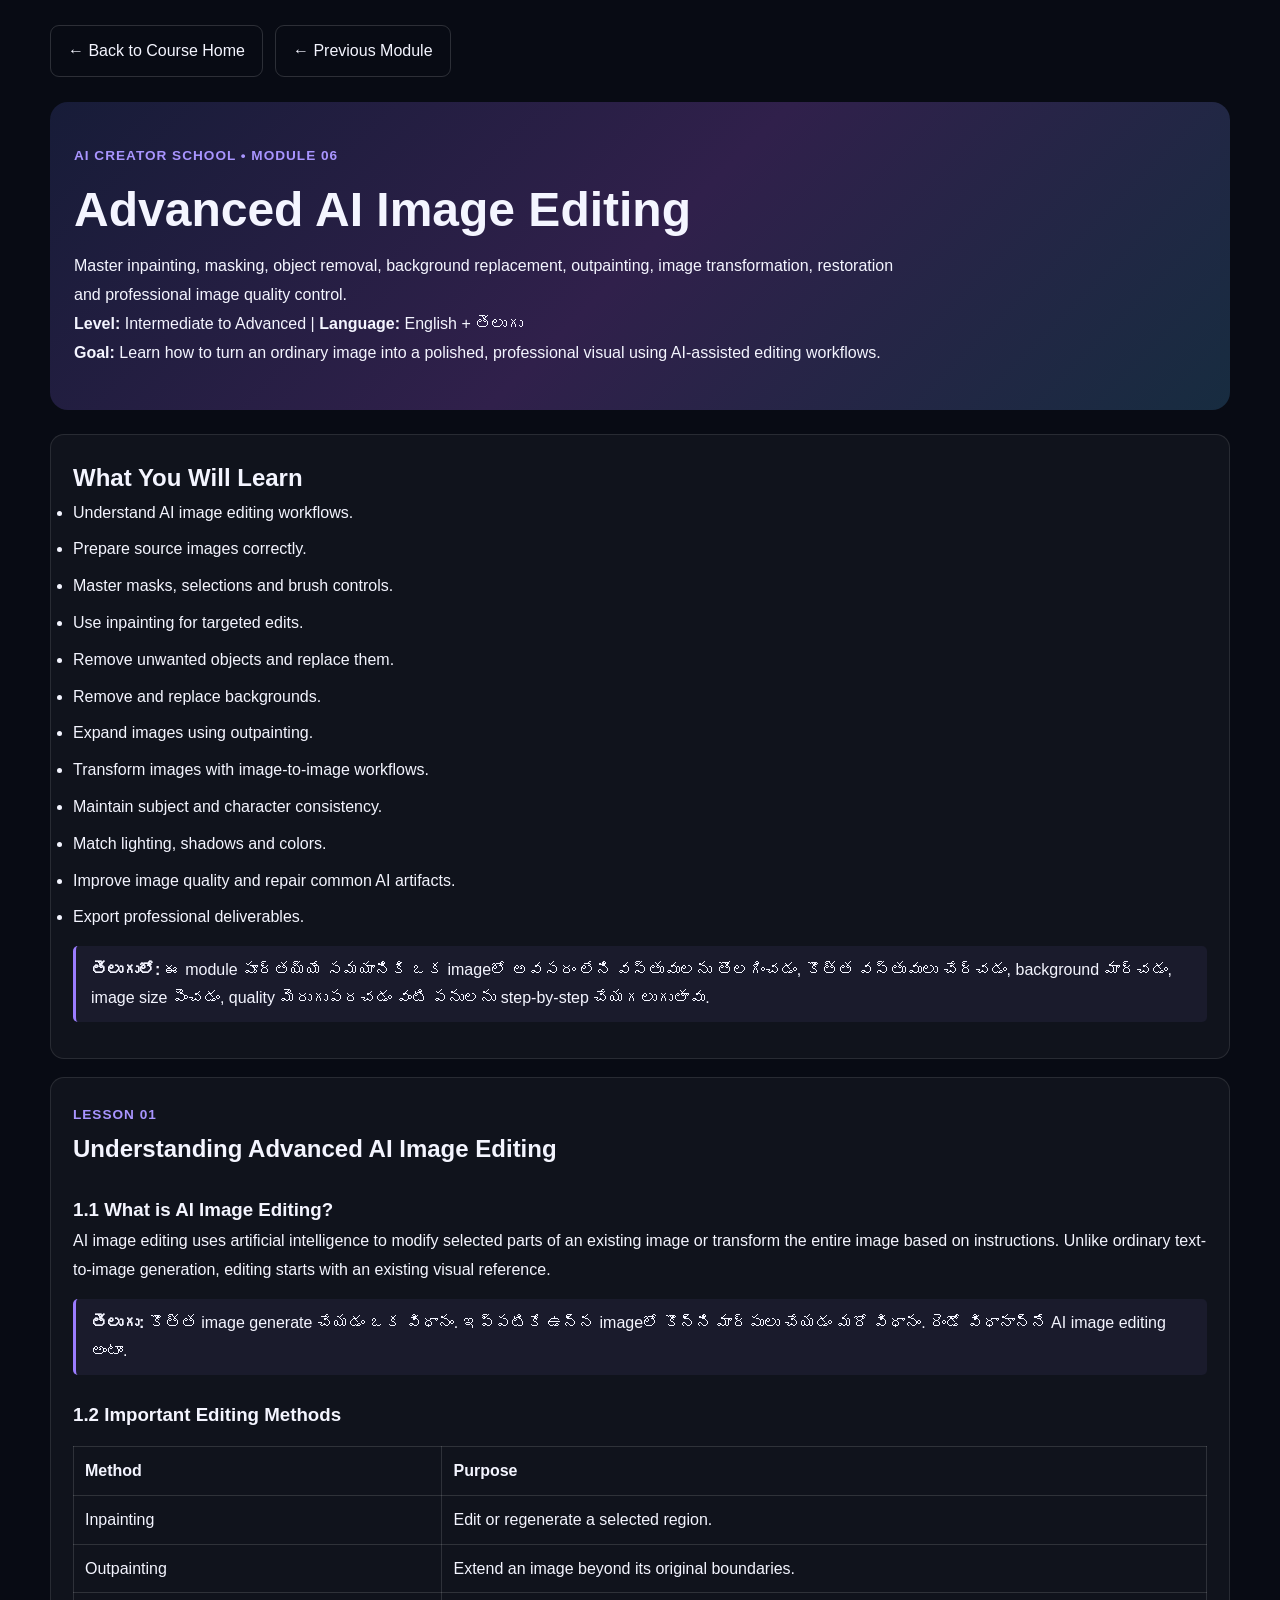
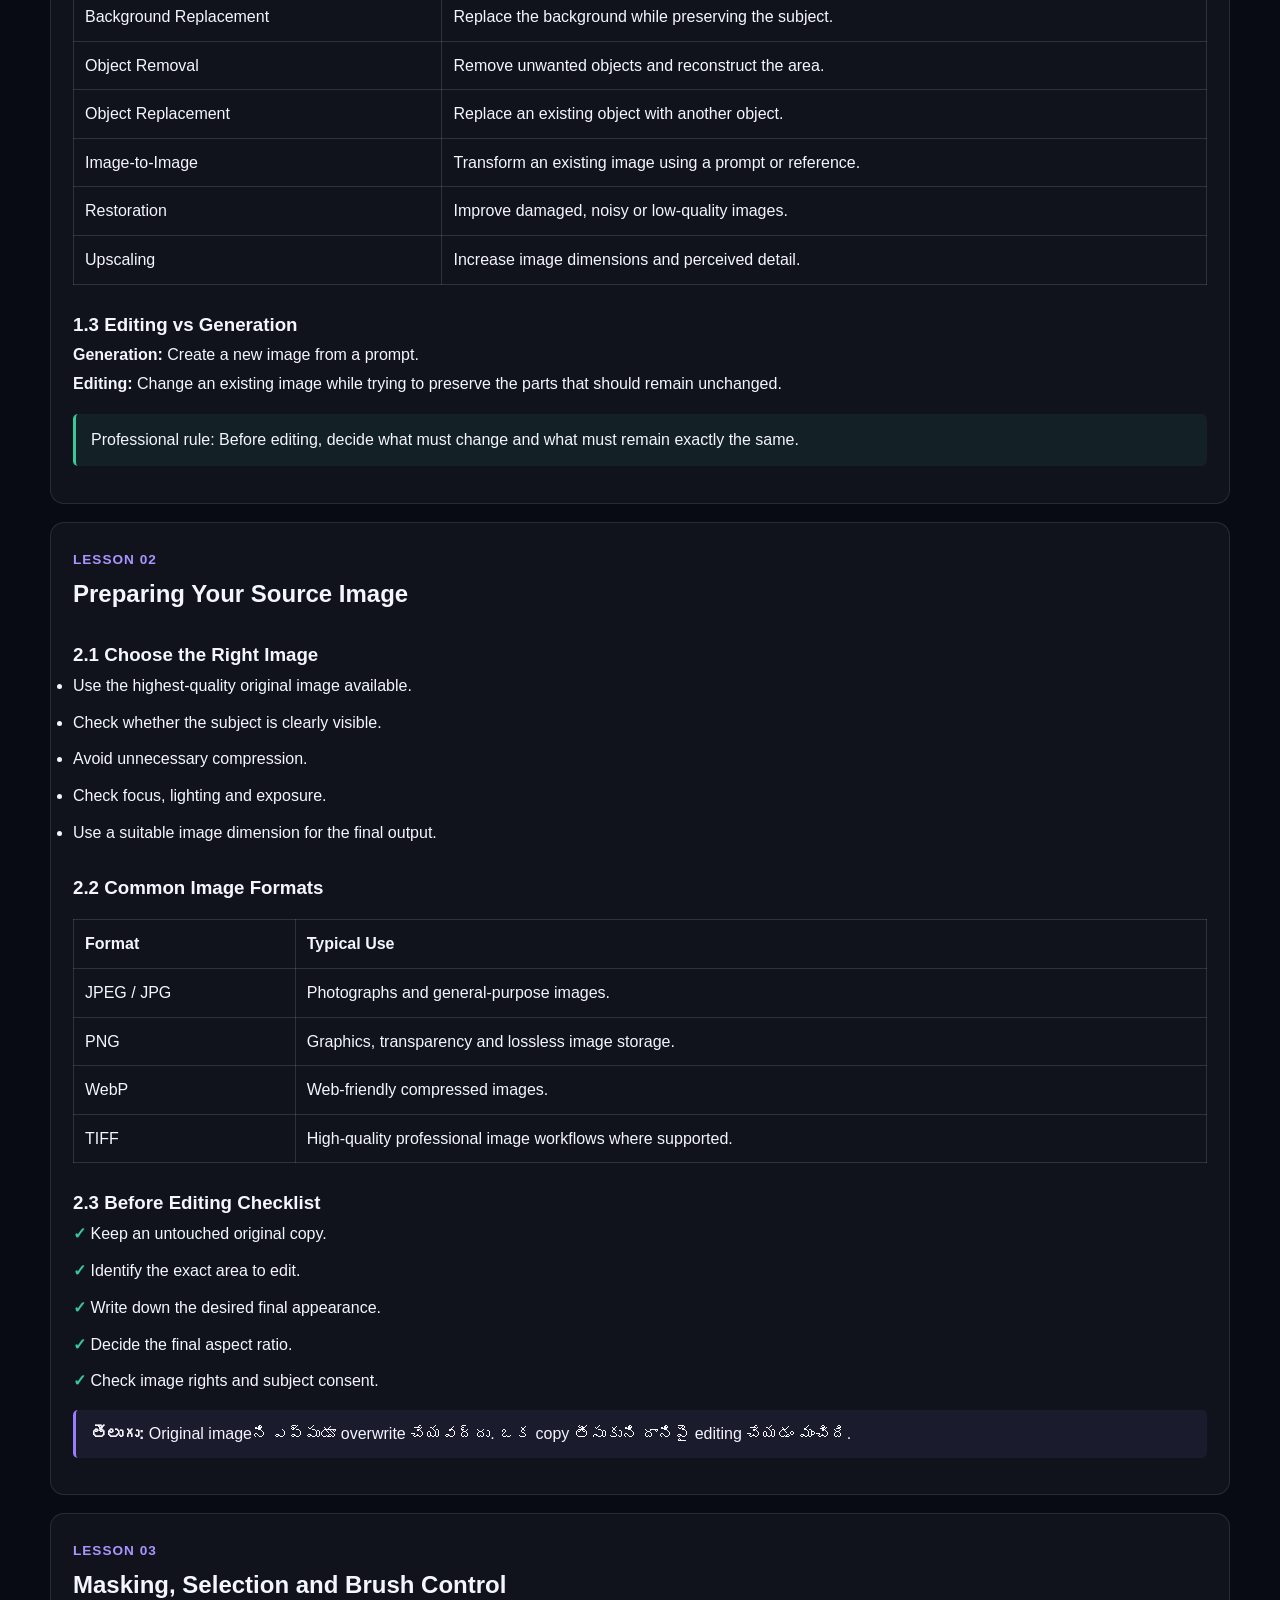
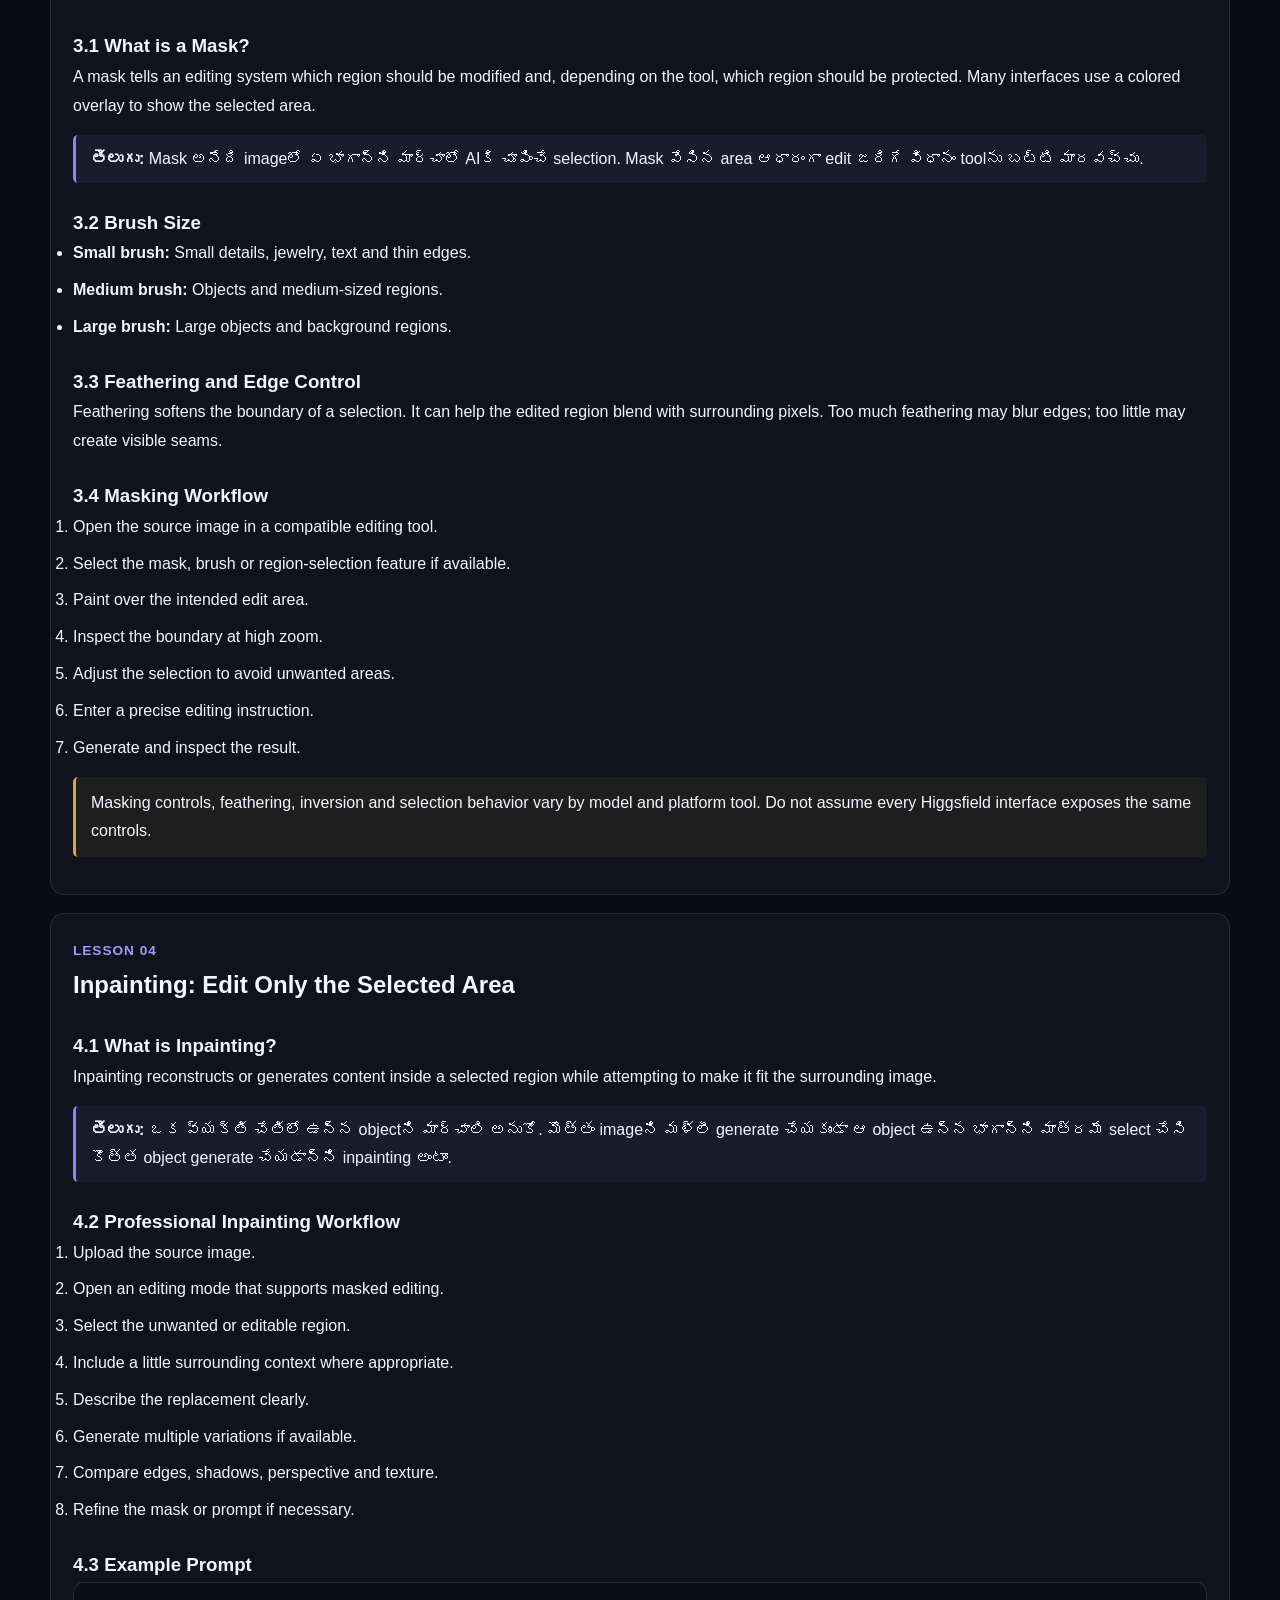
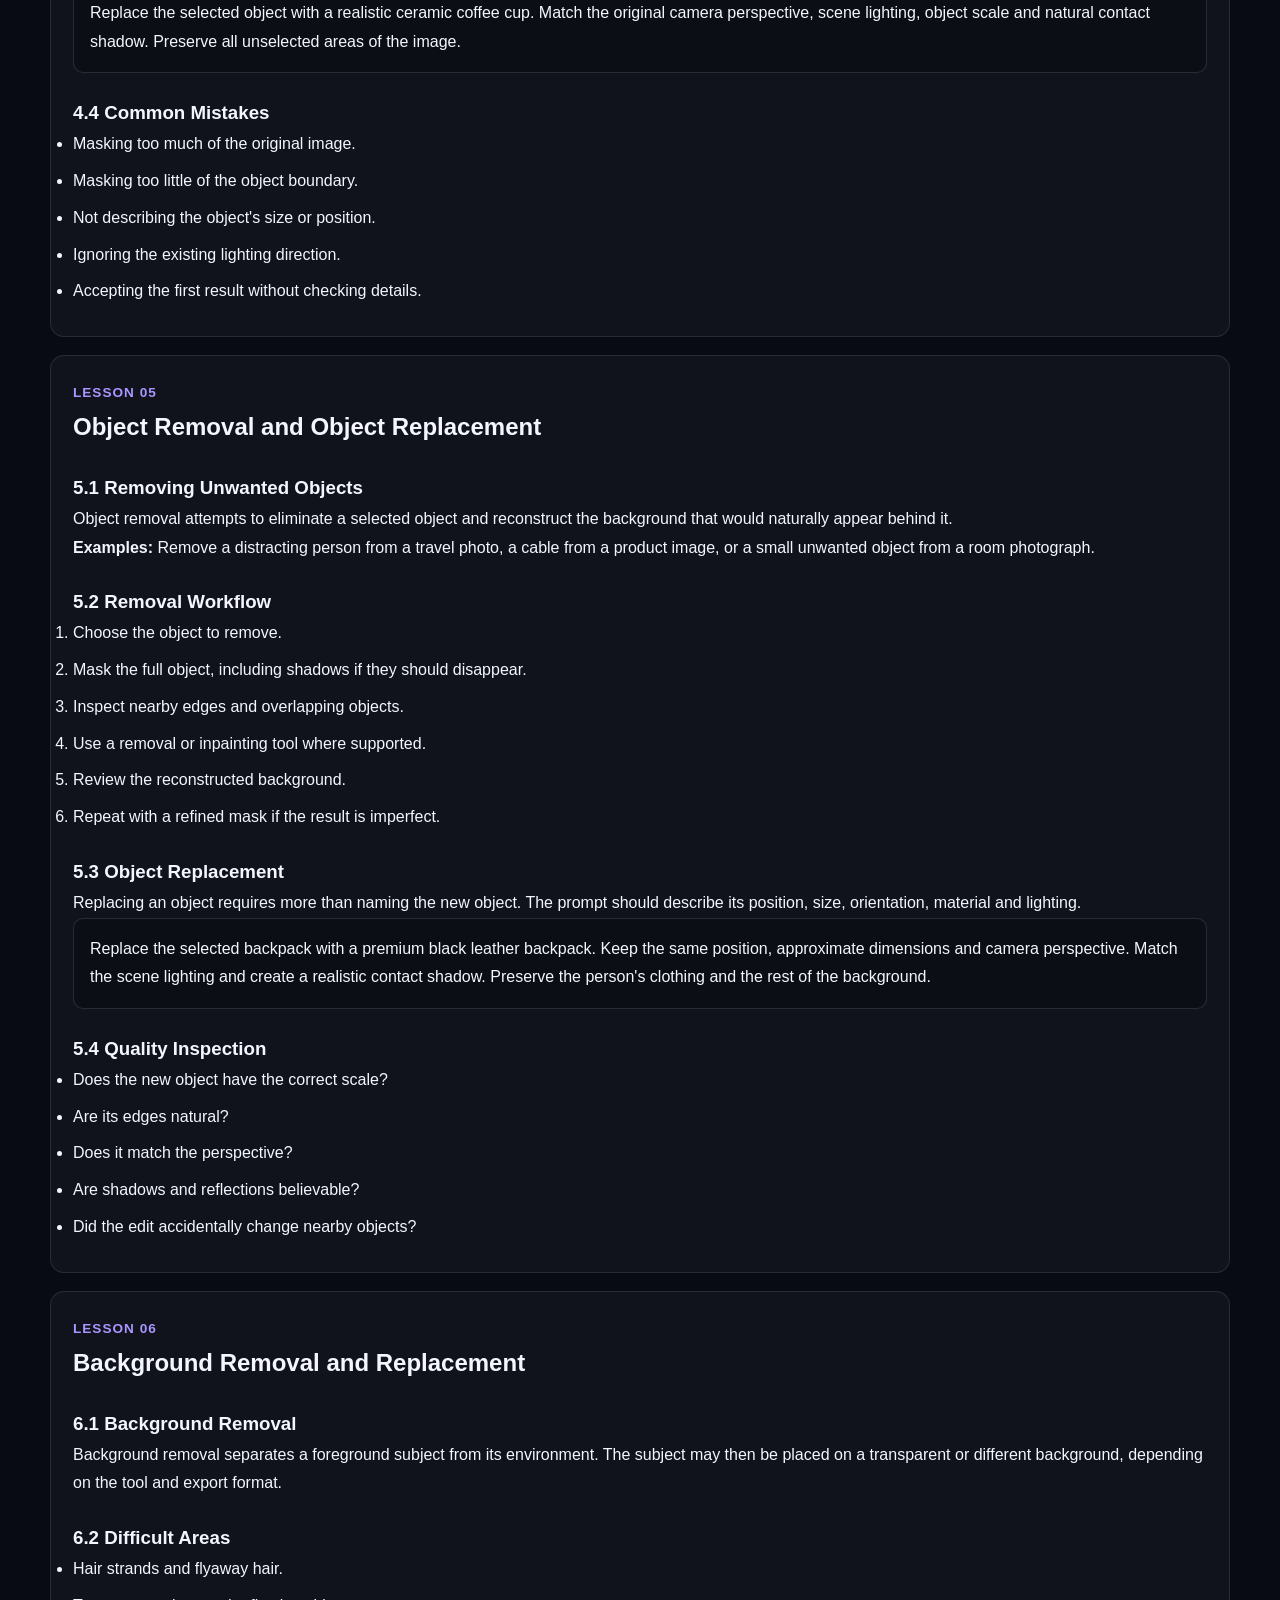
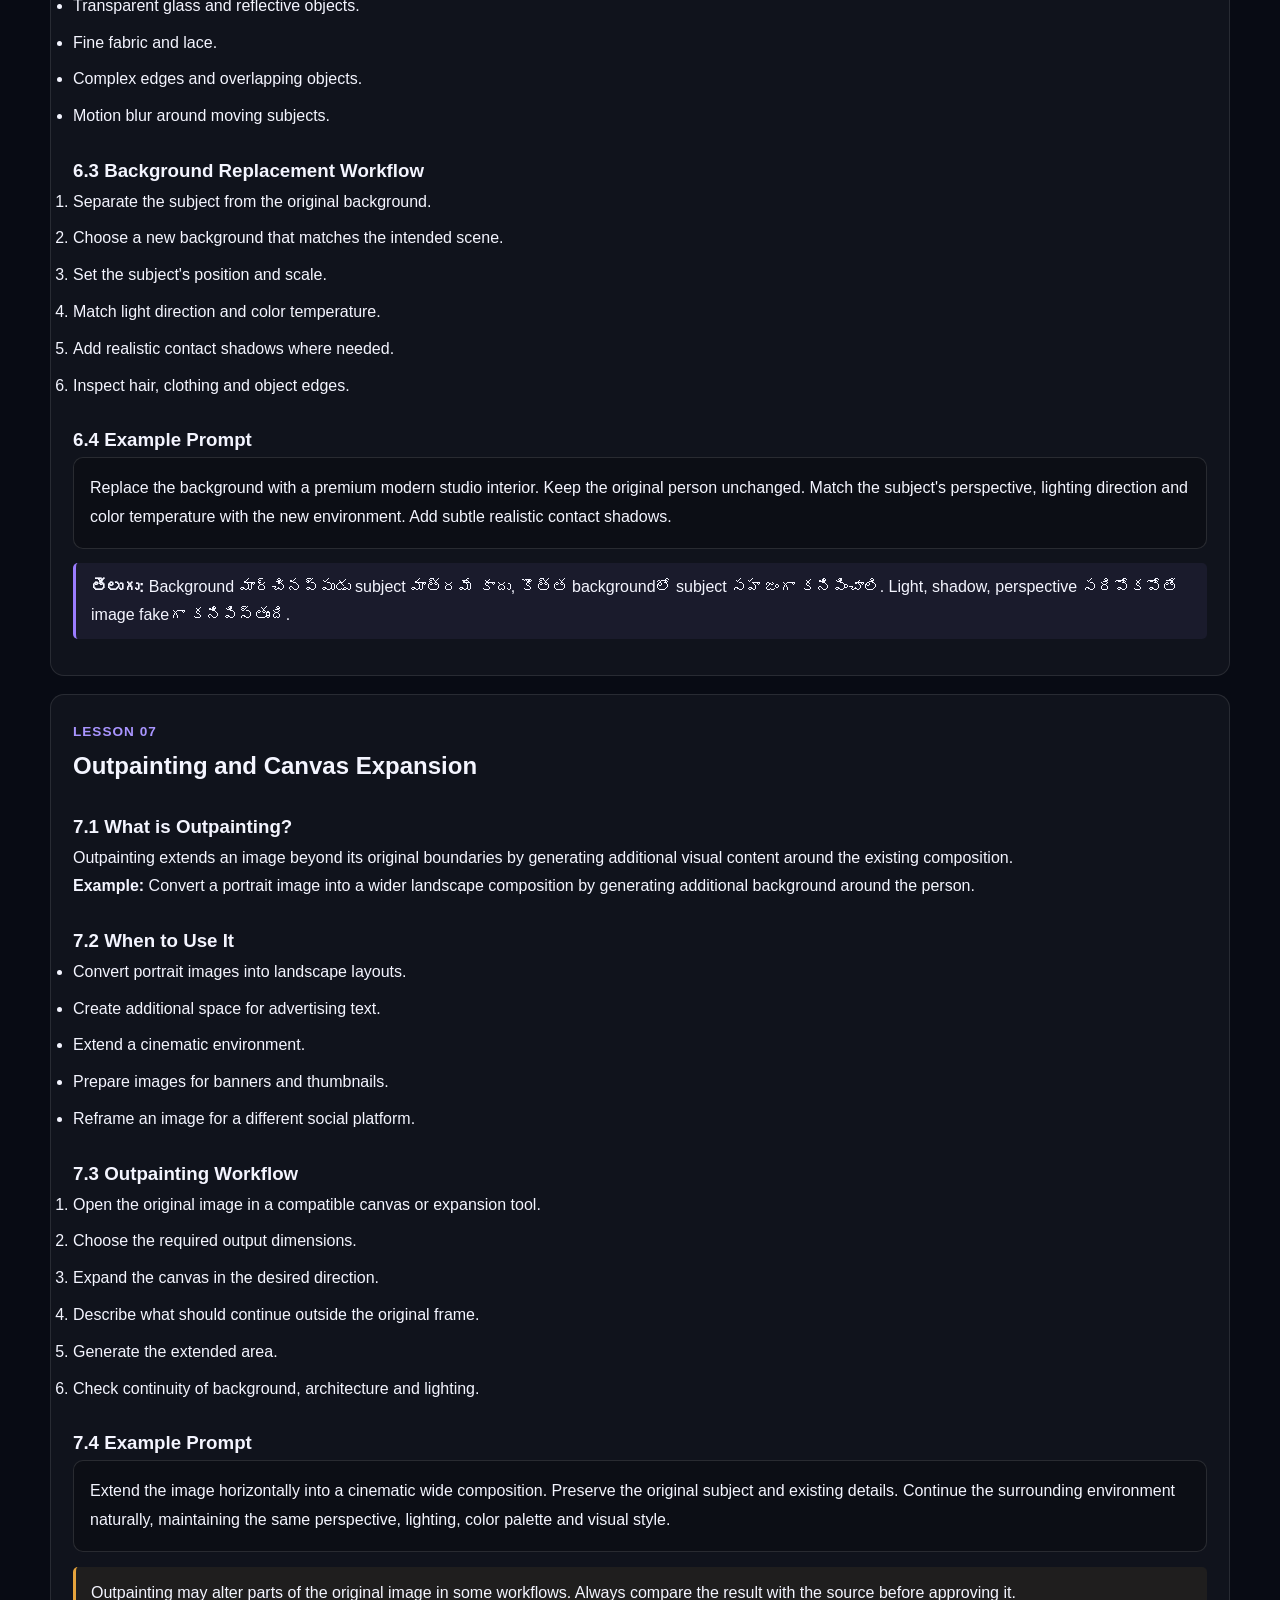
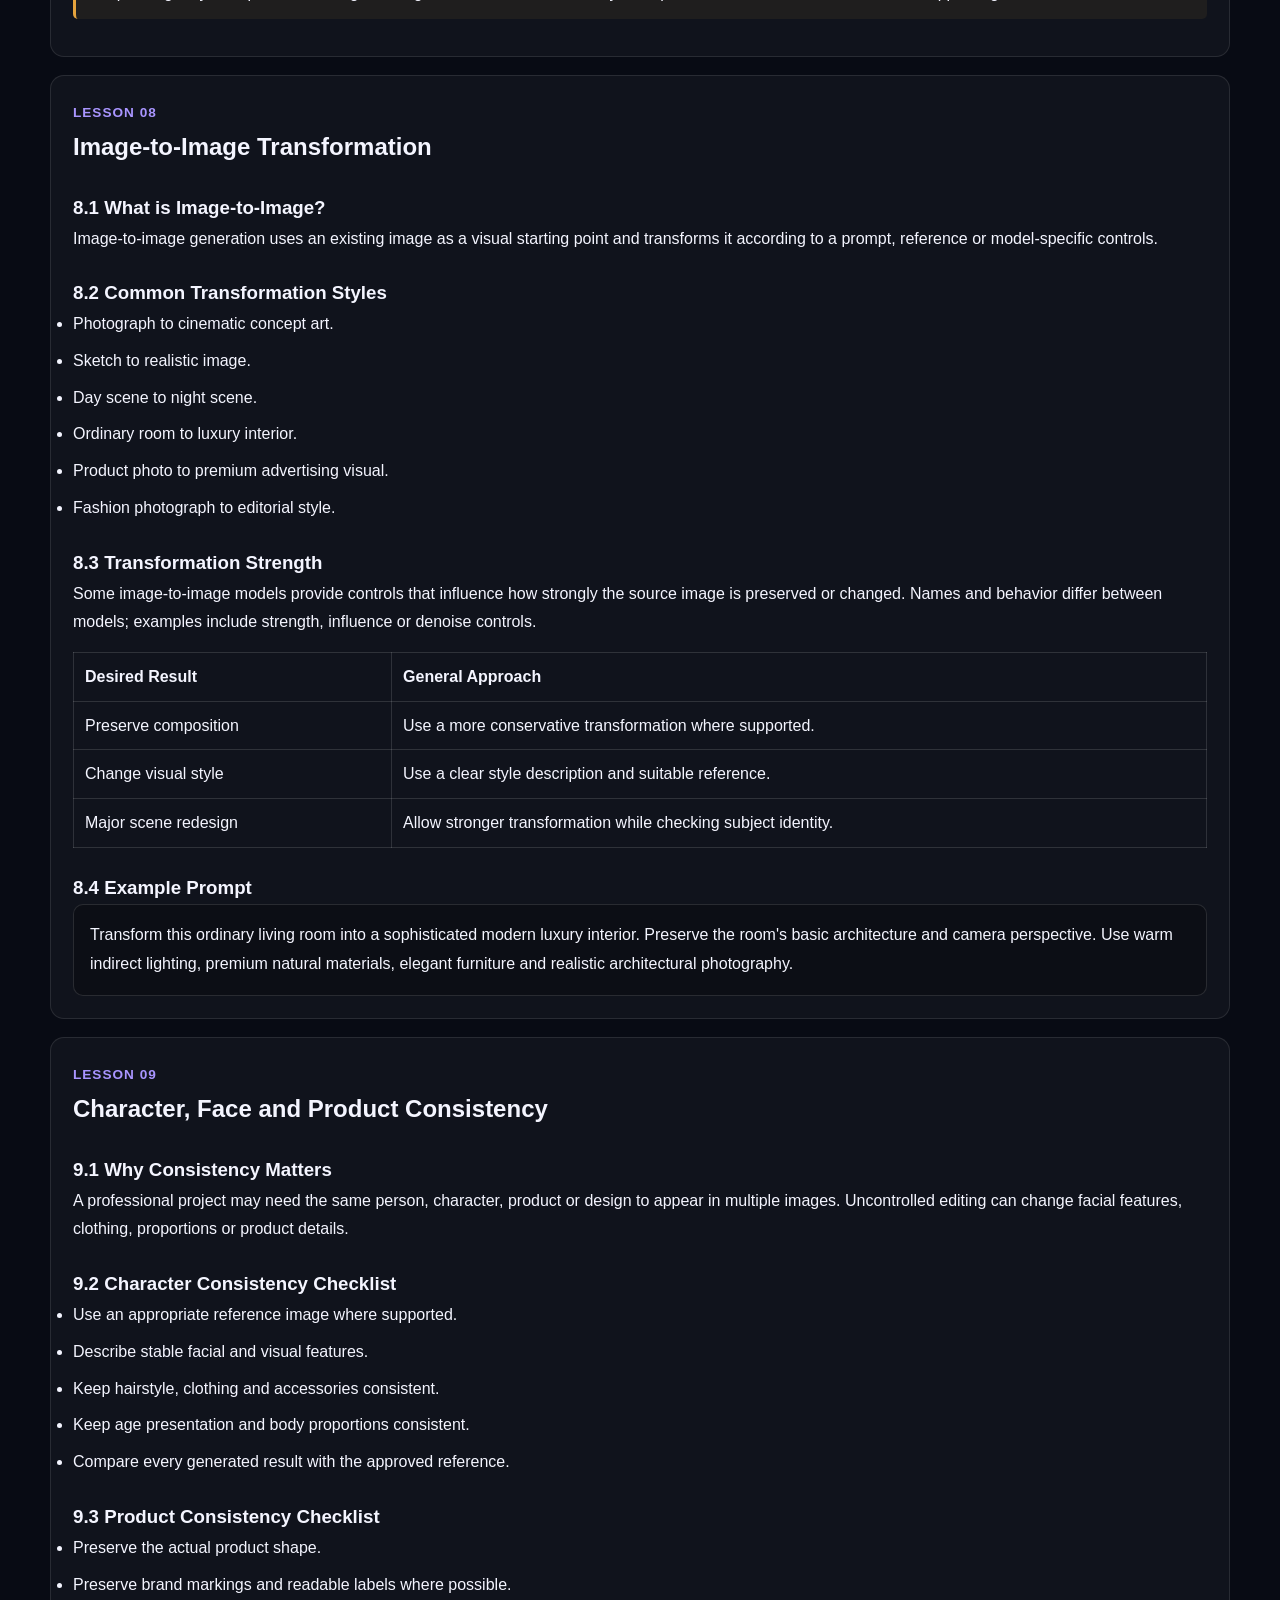
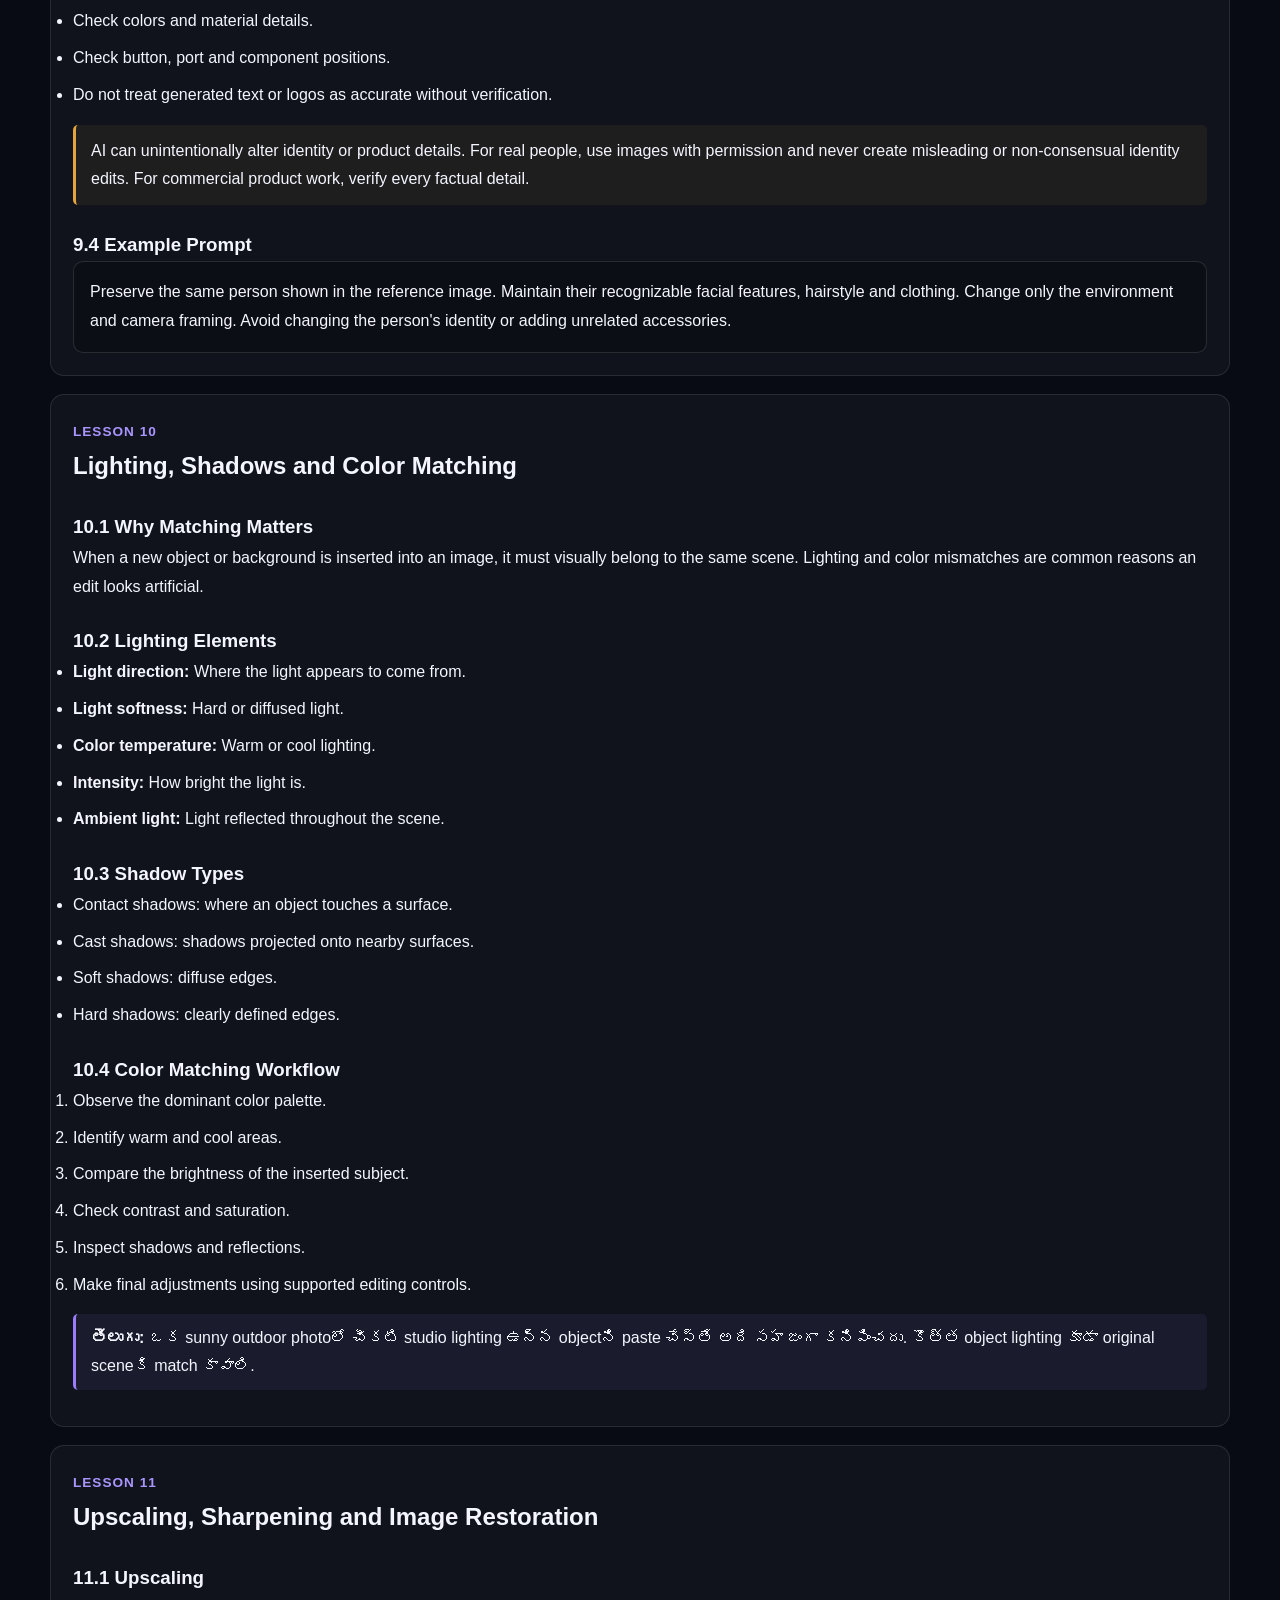
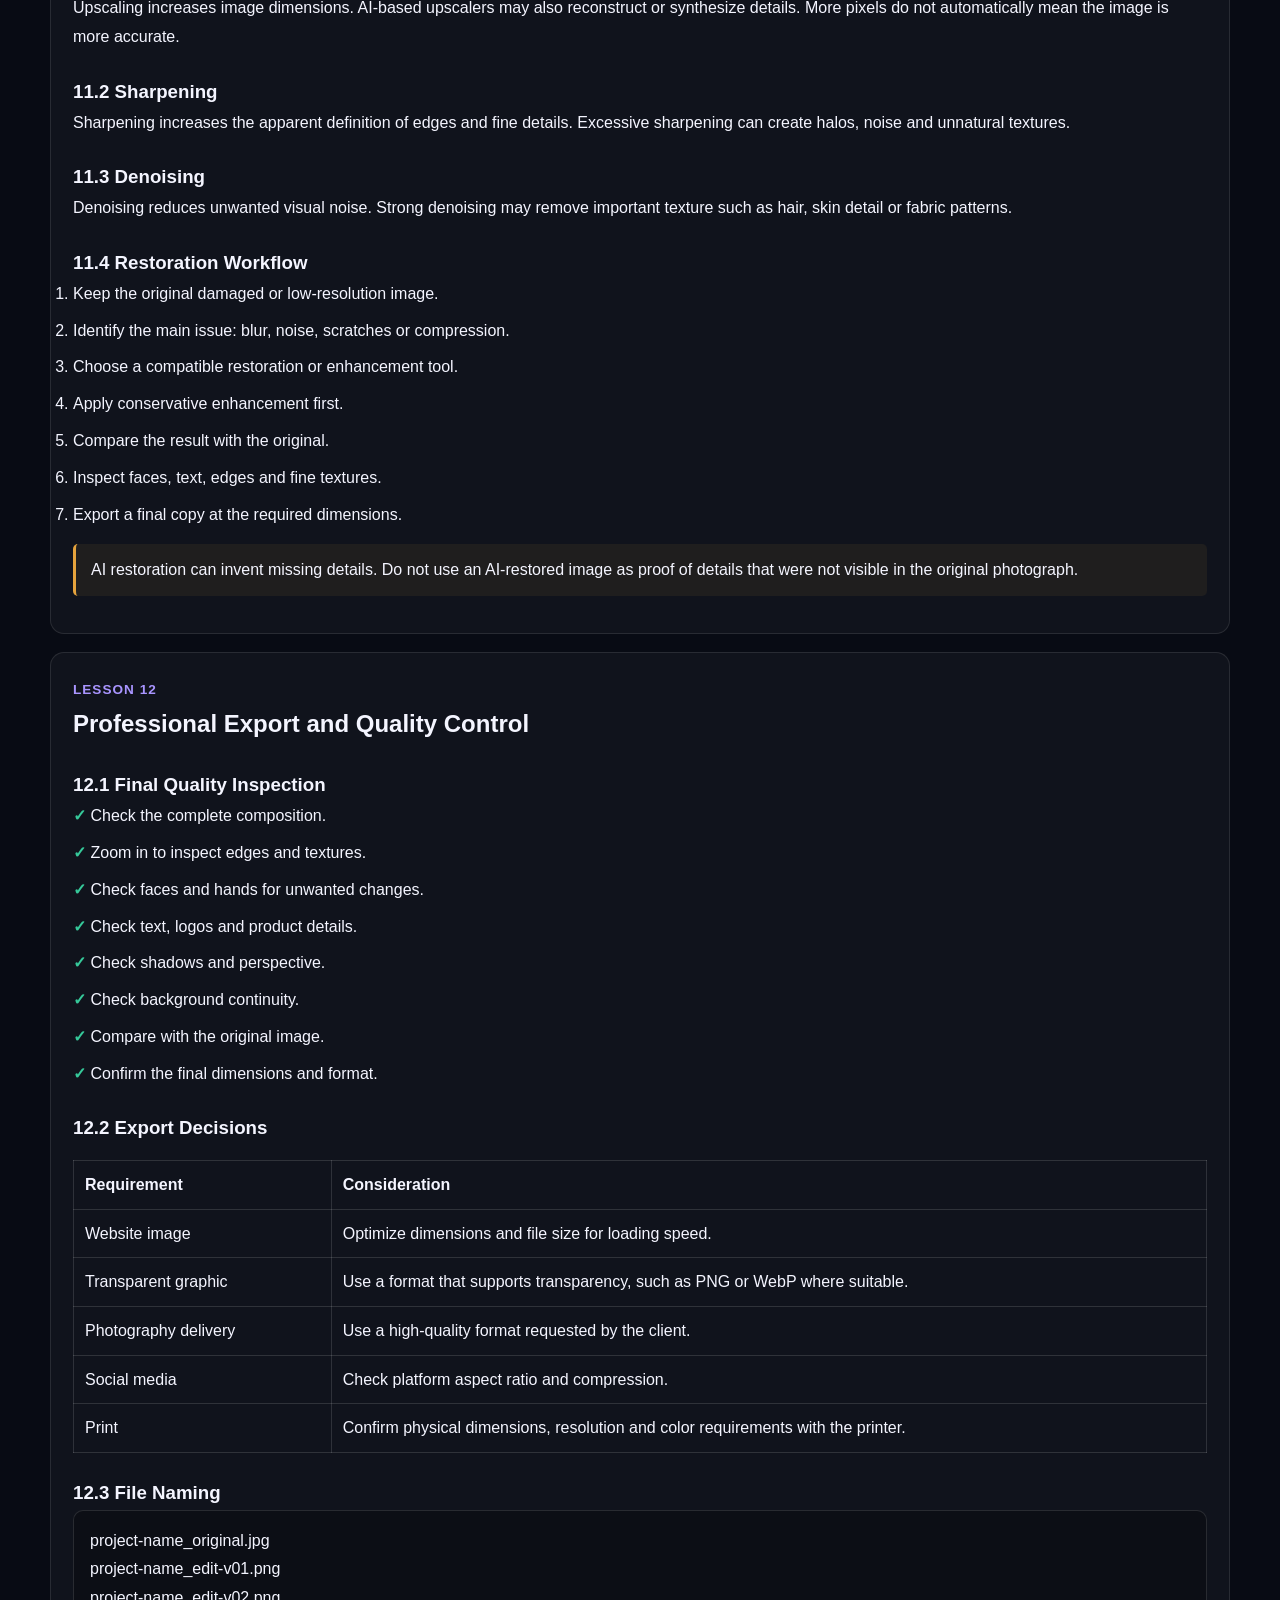
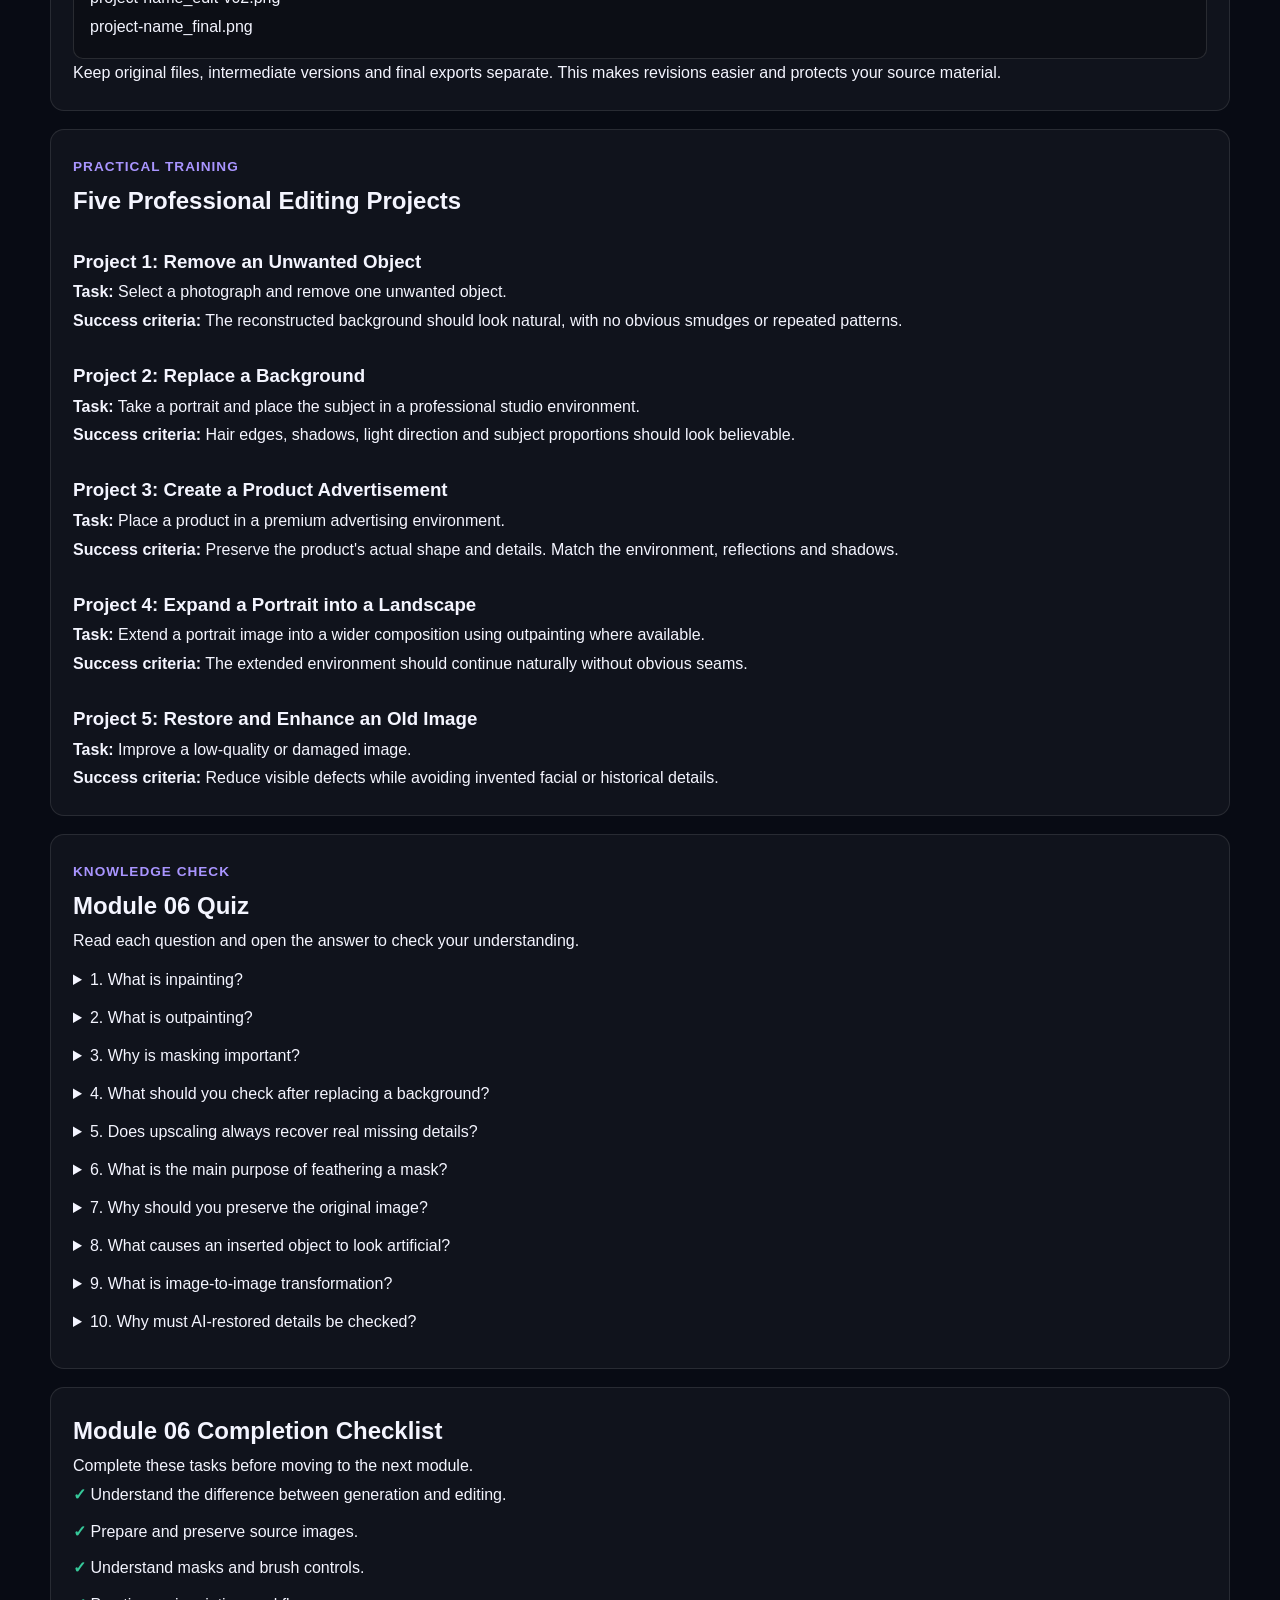
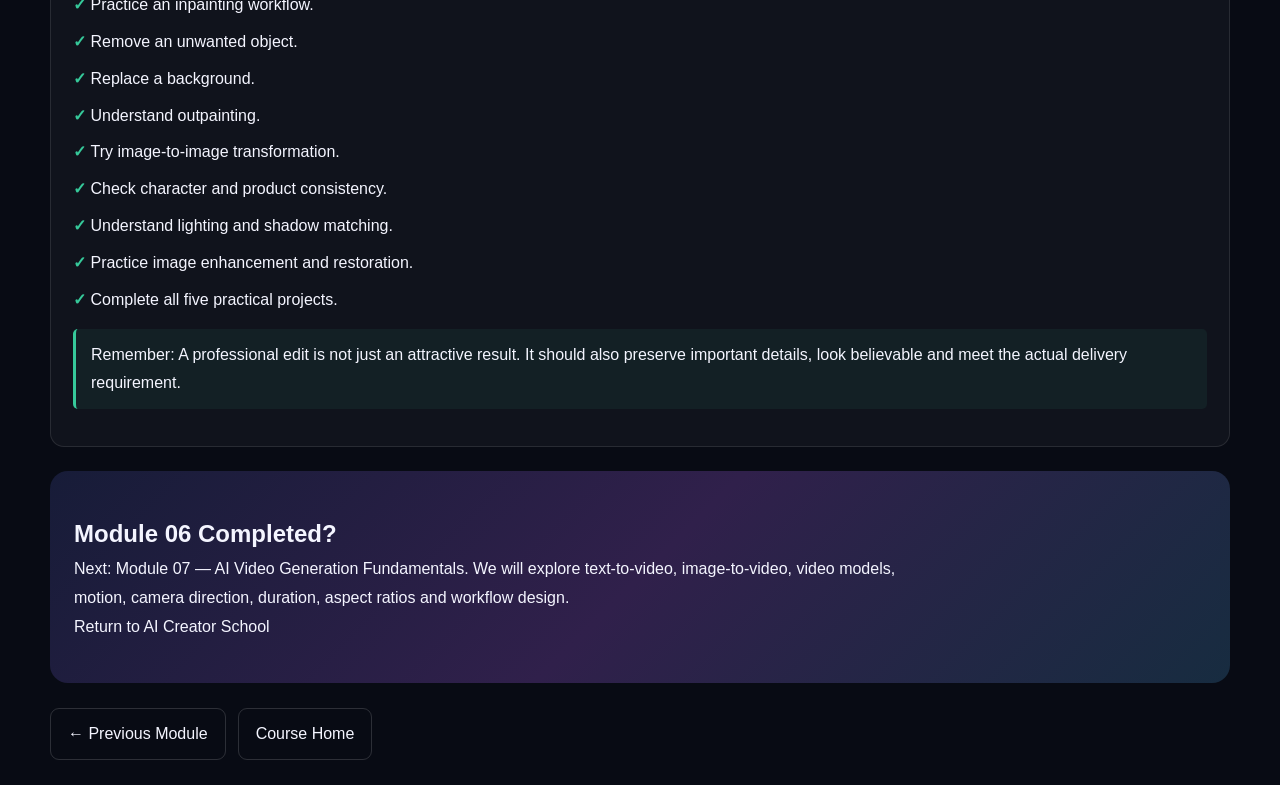
<file: lessons/module-06.html>
<!DOCTYPE html>
<html lang="en">
<head>
  <meta charset="UTF-8">
  <meta name="viewport" content="width=device-width, initial-scale=1.0">
  <meta name="description" content="Learn advanced AI image editing, inpainting, object replacement, background removal, outpainting and professional image enhancement in Telugu and English.">
  <title>Module 06 - Advanced Image Editing | AI Creator School</title>
  <link rel="stylesheet" href="../style.css">
  <style>
    .module-hero {
      padding: 42px 24px;
      border-radius: 18px;
      background: linear-gradient(135deg, #171c38, #30204b, #172c40);
      margin: 24px 0;
    }
    .module-hero h1 { font-size: clamp(2rem, 5vw, 3rem); }
    .module-hero p { max-width: 850px; line-height: 1.8; }
    .lesson-card {
      background: rgba(255,255,255,.035);
      border: 1px solid rgba(255,255,255,.1);
      border-radius: 14px;
      padding: 22px;
      margin: 18px 0;
    }
    .lesson-card h2 { margin-top: 0; }
    .lesson-card h3 { margin-top: 24px; }
    .lesson-card p, .lesson-card li { line-height: 1.8; }
    .lesson-card li { margin-bottom: 8px; }
    .lesson-card code {
      overflow-wrap: anywhere;
      white-space: normal;
    }
    .telugu {
      border-left: 3px solid #9b7cff;
      padding: 10px 15px;
      margin: 14px 0;
      background: rgba(155,124,255,.07);
      border-radius: 5px;
    }
    .tip {
      border-left: 3px solid #36c99a;
      padding: 12px 15px;
      margin: 15px 0;
      background: rgba(54,201,154,.07);
      border-radius: 5px;
    }
    .warning {
      border-left: 3px solid #e5a33d;
      padding: 12px 15px;
      margin: 15px 0;
      background: rgba(229,163,61,.07);
      border-radius: 5px;
    }
    .prompt-box {
      padding: 16px;
      background: rgba(0,0,0,.25);
      border: 1px solid rgba(255,255,255,.12);
      border-radius: 10px;
      overflow-wrap: anywhere;
      line-height: 1.8;
    }
    .lesson-number {
      color: #a995ff;
      font-size: .85rem;
      font-weight: 700;
      letter-spacing: 1px;
    }
    .module-nav {
      display: flex;
      flex-wrap: wrap;
      gap: 12px;
      margin: 25px 0;
    }
    .module-nav a {
      display: inline-block;
      padding: 11px 17px;
      border-radius: 9px;
      border: 1px solid rgba(255,255,255,.15);
      text-decoration: none;
    }
    .checklist li { list-style: none; }
    .checklist li::before { content: "✓ "; color: #36c99a; font-weight: bold; }
    table { width: 100%; border-collapse: collapse; margin: 15px 0; }
    th, td {
      padding: 11px;
      border: 1px solid rgba(255,255,255,.13);
      text-align: left;
      vertical-align: top;
      line-height: 1.6;
    }
    .quiz-answer { margin: 10px 0; }
    @media(max-width:600px) {
      .module-hero { padding: 28px 18px; }
      .lesson-card { padding: 17px; }
      table { display: block; overflow-x: auto; }
    }
  </style>
</head>
<body>
  <main class="container">
    <div class="module-nav">
      <a href="../index.html">← Back to Course Home</a>
      <a href="module-05.html">← Previous Module</a>
    </div>

    <section class="module-hero">
      <p class="lesson-number">AI CREATOR SCHOOL • MODULE 06</p>
      <h1>Advanced AI Image Editing</h1>
      <p>
        Master inpainting, masking, object removal, background replacement,
        outpainting, image transformation, restoration and professional
        image quality control.
      </p>
      <p><strong>Level:</strong> Intermediate to Advanced | <strong>Language:</strong> English + తెలుగు</p>
      <p><strong>Goal:</strong> Learn how to turn an ordinary image into a polished, professional visual using AI-assisted editing workflows.</p>
    </section>

    <section class="lesson-card">
      <h2>What You Will Learn</h2>
      <ul>
        <li>Understand AI image editing workflows.</li>
        <li>Prepare source images correctly.</li>
        <li>Master masks, selections and brush controls.</li>
        <li>Use inpainting for targeted edits.</li>
        <li>Remove unwanted objects and replace them.</li>
        <li>Remove and replace backgrounds.</li>
        <li>Expand images using outpainting.</li>
        <li>Transform images with image-to-image workflows.</li>
        <li>Maintain subject and character consistency.</li>
        <li>Match lighting, shadows and colors.</li>
        <li>Improve image quality and repair common AI artifacts.</li>
        <li>Export professional deliverables.</li>
      </ul>
      <div class="telugu">
        <strong>తెలుగులో:</strong> ఈ module పూర్తయ్యే సమయానికి ఒక imageలో అవసరం లేని వస్తువులను తొలగించడం,
        కొత్త వస్తువులు చేర్చడం, background మార్చడం, image size పెంచడం,
        quality మెరుగుపరచడం వంటి పనులను step-by-step చేయగలుగుతావు.
      </div>
    </section>

    <section class="lesson-card">
      <span class="lesson-number">LESSON 01</span>
      <h2>Understanding Advanced AI Image Editing</h2>

      <h3>1.1 What is AI Image Editing?</h3>
      <p>
        AI image editing uses artificial intelligence to modify selected parts
        of an existing image or transform the entire image based on instructions.
        Unlike ordinary text-to-image generation, editing starts with an existing
        visual reference.
      </p>
      <div class="telugu">
        <strong>తెలుగు:</strong> కొత్త image generate చేయడం ఒక విధానం.
        ఇప్పటికే ఉన్న imageలో కొన్ని మార్పులు చేయడం మరో విధానం.
        రెండో విధానాన్నే AI image editing అంటాం.
      </div>

      <h3>1.2 Important Editing Methods</h3>
      <table>
        <tr><th>Method</th><th>Purpose</th></tr>
        <tr><td>Inpainting</td><td>Edit or regenerate a selected region.</td></tr>
        <tr><td>Outpainting</td><td>Extend an image beyond its original boundaries.</td></tr>
        <tr><td>Background Replacement</td><td>Replace the background while preserving the subject.</td></tr>
        <tr><td>Object Removal</td><td>Remove unwanted objects and reconstruct the area.</td></tr>
        <tr><td>Object Replacement</td><td>Replace an existing object with another object.</td></tr>
        <tr><td>Image-to-Image</td><td>Transform an existing image using a prompt or reference.</td></tr>
        <tr><td>Restoration</td><td>Improve damaged, noisy or low-quality images.</td></tr>
        <tr><td>Upscaling</td><td>Increase image dimensions and perceived detail.</td></tr>
      </table>

      <h3>1.3 Editing vs Generation</h3>
      <p><strong>Generation:</strong> Create a new image from a prompt.</p>
      <p><strong>Editing:</strong> Change an existing image while trying to preserve the parts that should remain unchanged.</p>
      <div class="tip">
        Professional rule: Before editing, decide what must change and what must remain exactly the same.
      </div>
    </section>

    <section class="lesson-card">
      <span class="lesson-number">LESSON 02</span>
      <h2>Preparing Your Source Image</h2>

      <h3>2.1 Choose the Right Image</h3>
      <ul>
        <li>Use the highest-quality original image available.</li>
        <li>Check whether the subject is clearly visible.</li>
        <li>Avoid unnecessary compression.</li>
        <li>Check focus, lighting and exposure.</li>
        <li>Use a suitable image dimension for the final output.</li>
      </ul>

      <h3>2.2 Common Image Formats</h3>
      <table>
        <tr><th>Format</th><th>Typical Use</th></tr>
        <tr><td>JPEG / JPG</td><td>Photographs and general-purpose images.</td></tr>
        <tr><td>PNG</td><td>Graphics, transparency and lossless image storage.</td></tr>
        <tr><td>WebP</td><td>Web-friendly compressed images.</td></tr>
        <tr><td>TIFF</td><td>High-quality professional image workflows where supported.</td></tr>
      </table>

      <h3>2.3 Before Editing Checklist</h3>
      <ul class="checklist">
        <li>Keep an untouched original copy.</li>
        <li>Identify the exact area to edit.</li>
        <li>Write down the desired final appearance.</li>
        <li>Decide the final aspect ratio.</li>
        <li>Check image rights and subject consent.</li>
      </ul>
      <div class="telugu">
        <strong>తెలుగు:</strong> Original imageని ఎప్పుడూ overwrite చేయవద్దు.
        ఒక copy తీసుకుని దానిపై editing చేయడం మంచిది.
      </div>
    </section>

    <section class="lesson-card">
      <span class="lesson-number">LESSON 03</span>
      <h2>Masking, Selection and Brush Control</h2>

      <h3>3.1 What is a Mask?</h3>
      <p>
        A mask tells an editing system which region should be modified and,
        depending on the tool, which region should be protected.
        Many interfaces use a colored overlay to show the selected area.
      </p>
      <div class="telugu">
        <strong>తెలుగు:</strong> Mask అనేది imageలో ఏ భాగాన్ని మార్చాలో AIకి చూపించే selection.
        Mask వేసిన area ఆధారంగా edit జరిగే విధానం toolను బట్టి మారవచ్చు.
      </div>

      <h3>3.2 Brush Size</h3>
      <ul>
        <li><strong>Small brush:</strong> Small details, jewelry, text and thin edges.</li>
        <li><strong>Medium brush:</strong> Objects and medium-sized regions.</li>
        <li><strong>Large brush:</strong> Large objects and background regions.</li>
      </ul>

      <h3>3.3 Feathering and Edge Control</h3>
      <p>
        Feathering softens the boundary of a selection. It can help the edited
        region blend with surrounding pixels. Too much feathering may blur edges;
        too little may create visible seams.
      </p>

      <h3>3.4 Masking Workflow</h3>
      <ol>
        <li>Open the source image in a compatible editing tool.</li>
        <li>Select the mask, brush or region-selection feature if available.</li>
        <li>Paint over the intended edit area.</li>
        <li>Inspect the boundary at high zoom.</li>
        <li>Adjust the selection to avoid unwanted areas.</li>
        <li>Enter a precise editing instruction.</li>
        <li>Generate and inspect the result.</li>
      </ol>

      <div class="warning">
        Masking controls, feathering, inversion and selection behavior vary by
        model and platform tool. Do not assume every Higgsfield interface exposes
        the same controls.
      </div>
    </section>

    <section class="lesson-card">
      <span class="lesson-number">LESSON 04</span>
      <h2>Inpainting: Edit Only the Selected Area</h2>

      <h3>4.1 What is Inpainting?</h3>
      <p>
        Inpainting reconstructs or generates content inside a selected region
        while attempting to make it fit the surrounding image.
      </p>
      <div class="telugu">
        <strong>తెలుగు:</strong> ఒక వ్యక్తి చేతిలో ఉన్న objectని మార్చాలి అనుకో.
        మొత్తం imageని మళ్లీ generate చేయకుండా ఆ object ఉన్న భాగాన్ని మాత్రమే select
        చేసి కొత్త object generate చేయడాన్ని inpainting అంటాం.
      </div>

      <h3>4.2 Professional Inpainting Workflow</h3>
      <ol>
        <li>Upload the source image.</li>
        <li>Open an editing mode that supports masked editing.</li>
        <li>Select the unwanted or editable region.</li>
        <li>Include a little surrounding context where appropriate.</li>
        <li>Describe the replacement clearly.</li>
        <li>Generate multiple variations if available.</li>
        <li>Compare edges, shadows, perspective and texture.</li>
        <li>Refine the mask or prompt if necessary.</li>
      </ol>

      <h3>4.3 Example Prompt</h3>
      <div class="prompt-box">
        Replace the selected object with a realistic ceramic coffee cup.
        Match the original camera perspective, scene lighting, object scale
        and natural contact shadow. Preserve all unselected areas of the image.
      </div>

      <h3>4.4 Common Mistakes</h3>
      <ul>
        <li>Masking too much of the original image.</li>
        <li>Masking too little of the object boundary.</li>
        <li>Not describing the object's size or position.</li>
        <li>Ignoring the existing lighting direction.</li>
        <li>Accepting the first result without checking details.</li>
      </ul>
    </section>

    <section class="lesson-card">
      <span class="lesson-number">LESSON 05</span>
      <h2>Object Removal and Object Replacement</h2>

      <h3>5.1 Removing Unwanted Objects</h3>
      <p>
        Object removal attempts to eliminate a selected object and reconstruct
        the background that would naturally appear behind it.
      </p>
      <p><strong>Examples:</strong> Remove a distracting person from a travel photo, a cable from a product image, or a small unwanted object from a room photograph.</p>

      <h3>5.2 Removal Workflow</h3>
      <ol>
        <li>Choose the object to remove.</li>
        <li>Mask the full object, including shadows if they should disappear.</li>
        <li>Inspect nearby edges and overlapping objects.</li>
        <li>Use a removal or inpainting tool where supported.</li>
        <li>Review the reconstructed background.</li>
        <li>Repeat with a refined mask if the result is imperfect.</li>
      </ol>

      <h3>5.3 Object Replacement</h3>
      <p>
        Replacing an object requires more than naming the new object. The prompt
        should describe its position, size, orientation, material and lighting.
      </p>

      <div class="prompt-box">
        Replace the selected backpack with a premium black leather backpack.
        Keep the same position, approximate dimensions and camera perspective.
        Match the scene lighting and create a realistic contact shadow.
        Preserve the person's clothing and the rest of the background.
      </div>

      <h3>5.4 Quality Inspection</h3>
      <ul>
        <li>Does the new object have the correct scale?</li>
        <li>Are its edges natural?</li>
        <li>Does it match the perspective?</li>
        <li>Are shadows and reflections believable?</li>
        <li>Did the edit accidentally change nearby objects?</li>
      </ul>
    </section>

    <section class="lesson-card">
      <span class="lesson-number">LESSON 06</span>
      <h2>Background Removal and Replacement</h2>

      <h3>6.1 Background Removal</h3>
      <p>
        Background removal separates a foreground subject from its environment.
        The subject may then be placed on a transparent or different background,
        depending on the tool and export format.
      </p>

      <h3>6.2 Difficult Areas</h3>
      <ul>
        <li>Hair strands and flyaway hair.</li>
        <li>Transparent glass and reflective objects.</li>
        <li>Fine fabric and lace.</li>
        <li>Complex edges and overlapping objects.</li>
        <li>Motion blur around moving subjects.</li>
      </ul>

      <h3>6.3 Background Replacement Workflow</h3>
      <ol>
        <li>Separate the subject from the original background.</li>
        <li>Choose a new background that matches the intended scene.</li>
        <li>Set the subject's position and scale.</li>
        <li>Match light direction and color temperature.</li>
        <li>Add realistic contact shadows where needed.</li>
        <li>Inspect hair, clothing and object edges.</li>
      </ol>

      <h3>6.4 Example Prompt</h3>
      <div class="prompt-box">
        Replace the background with a premium modern studio interior.
        Keep the original person unchanged. Match the subject's perspective,
        lighting direction and color temperature with the new environment.
        Add subtle realistic contact shadows.
      </div>

      <div class="telugu">
        <strong>తెలుగు:</strong> Background మార్చినప్పుడు subject మాత్రమే కాదు,
        కొత్త backgroundలో subject సహజంగా కనిపించాలి. Light, shadow, perspective
        సరిపోకపోతే image fakeగా కనిపిస్తుంది.
      </div>
    </section>

    <section class="lesson-card">
      <span class="lesson-number">LESSON 07</span>
      <h2>Outpainting and Canvas Expansion</h2>

      <h3>7.1 What is Outpainting?</h3>
      <p>
        Outpainting extends an image beyond its original boundaries by generating
        additional visual content around the existing composition.
      </p>
      <p><strong>Example:</strong> Convert a portrait image into a wider landscape composition by generating additional background around the person.</p>

      <h3>7.2 When to Use It</h3>
      <ul>
        <li>Convert portrait images into landscape layouts.</li>
        <li>Create additional space for advertising text.</li>
        <li>Extend a cinematic environment.</li>
        <li>Prepare images for banners and thumbnails.</li>
        <li>Reframe an image for a different social platform.</li>
      </ul>

      <h3>7.3 Outpainting Workflow</h3>
      <ol>
        <li>Open the original image in a compatible canvas or expansion tool.</li>
        <li>Choose the required output dimensions.</li>
        <li>Expand the canvas in the desired direction.</li>
        <li>Describe what should continue outside the original frame.</li>
        <li>Generate the extended area.</li>
        <li>Check continuity of background, architecture and lighting.</li>
      </ol>

      <h3>7.4 Example Prompt</h3>
      <div class="prompt-box">
        Extend the image horizontally into a cinematic wide composition.
        Preserve the original subject and existing details. Continue the
        surrounding environment naturally, maintaining the same perspective,
        lighting, color palette and visual style.
      </div>

      <div class="warning">
        Outpainting may alter parts of the original image in some workflows.
        Always compare the result with the source before approving it.
      </div>
    </section>

    <section class="lesson-card">
      <span class="lesson-number">LESSON 08</span>
      <h2>Image-to-Image Transformation</h2>

      <h3>8.1 What is Image-to-Image?</h3>
      <p>
        Image-to-image generation uses an existing image as a visual starting
        point and transforms it according to a prompt, reference or model-specific
        controls.
      </p>

      <h3>8.2 Common Transformation Styles</h3>
      <ul>
        <li>Photograph to cinematic concept art.</li>
        <li>Sketch to realistic image.</li>
        <li>Day scene to night scene.</li>
        <li>Ordinary room to luxury interior.</li>
        <li>Product photo to premium advertising visual.</li>
        <li>Fashion photograph to editorial style.</li>
      </ul>

      <h3>8.3 Transformation Strength</h3>
      <p>
        Some image-to-image models provide controls that influence how strongly
        the source image is preserved or changed. Names and behavior differ
        between models; examples include strength, influence or denoise controls.
      </p>

      <table>
        <tr><th>Desired Result</th><th>General Approach</th></tr>
        <tr><td>Preserve composition</td><td>Use a more conservative transformation where supported.</td></tr>
        <tr><td>Change visual style</td><td>Use a clear style description and suitable reference.</td></tr>
        <tr><td>Major scene redesign</td><td>Allow stronger transformation while checking subject identity.</td></tr>
      </table>

      <h3>8.4 Example Prompt</h3>
      <div class="prompt-box">
        Transform this ordinary living room into a sophisticated modern luxury
        interior. Preserve the room's basic architecture and camera perspective.
        Use warm indirect lighting, premium natural materials, elegant furniture
        and realistic architectural photography.
      </div>
    </section>

    <section class="lesson-card">
      <span class="lesson-number">LESSON 09</span>
      <h2>Character, Face and Product Consistency</h2>

      <h3>9.1 Why Consistency Matters</h3>
      <p>
        A professional project may need the same person, character, product
        or design to appear in multiple images. Uncontrolled editing can change
        facial features, clothing, proportions or product details.
      </p>

      <h3>9.2 Character Consistency Checklist</h3>
      <ul>
        <li>Use an appropriate reference image where supported.</li>
        <li>Describe stable facial and visual features.</li>
        <li>Keep hairstyle, clothing and accessories consistent.</li>
        <li>Keep age presentation and body proportions consistent.</li>
        <li>Compare every generated result with the approved reference.</li>
      </ul>

      <h3>9.3 Product Consistency Checklist</h3>
      <ul>
        <li>Preserve the actual product shape.</li>
        <li>Preserve brand markings and readable labels where possible.</li>
        <li>Check colors and material details.</li>
        <li>Check button, port and component positions.</li>
        <li>Do not treat generated text or logos as accurate without verification.</li>
      </ul>

      <div class="warning">
        AI can unintentionally alter identity or product details. For real people,
        use images with permission and never create misleading or non-consensual
        identity edits. For commercial product work, verify every factual detail.
      </div>

      <h3>9.4 Example Prompt</h3>
      <div class="prompt-box">
        Preserve the same person shown in the reference image. Maintain their
        recognizable facial features, hairstyle and clothing. Change only the
        environment and camera framing. Avoid changing the person's identity
        or adding unrelated accessories.
      </div>
    </section>

    <section class="lesson-card">
      <span class="lesson-number">LESSON 10</span>
      <h2>Lighting, Shadows and Color Matching</h2>

      <h3>10.1 Why Matching Matters</h3>
      <p>
        When a new object or background is inserted into an image, it must
        visually belong to the same scene. Lighting and color mismatches are
        common reasons an edit looks artificial.
      </p>

      <h3>10.2 Lighting Elements</h3>
      <ul>
        <li><strong>Light direction:</strong> Where the light appears to come from.</li>
        <li><strong>Light softness:</strong> Hard or diffused light.</li>
        <li><strong>Color temperature:</strong> Warm or cool lighting.</li>
        <li><strong>Intensity:</strong> How bright the light is.</li>
        <li><strong>Ambient light:</strong> Light reflected throughout the scene.</li>
      </ul>

      <h3>10.3 Shadow Types</h3>
      <ul>
        <li>Contact shadows: where an object touches a surface.</li>
        <li>Cast shadows: shadows projected onto nearby surfaces.</li>
        <li>Soft shadows: diffuse edges.</li>
        <li>Hard shadows: clearly defined edges.</li>
      </ul>

      <h3>10.4 Color Matching Workflow</h3>
      <ol>
        <li>Observe the dominant color palette.</li>
        <li>Identify warm and cool areas.</li>
        <li>Compare the brightness of the inserted subject.</li>
        <li>Check contrast and saturation.</li>
        <li>Inspect shadows and reflections.</li>
        <li>Make final adjustments using supported editing controls.</li>
      </ol>

      <div class="telugu">
        <strong>తెలుగు:</strong> ఒక sunny outdoor photoలో చీకటి studio lighting ఉన్న
        objectని paste చేస్తే అది సహజంగా కనిపించదు. కొత్త object lighting కూడా
        original sceneకి match కావాలి.
      </div>
    </section>

    <section class="lesson-card">
      <span class="lesson-number">LESSON 11</span>
      <h2>Upscaling, Sharpening and Image Restoration</h2>

      <h3>11.1 Upscaling</h3>
      <p>
        Upscaling increases image dimensions. AI-based upscalers may also
        reconstruct or synthesize details. More pixels do not automatically
        mean the image is more accurate.
      </p>

      <h3>11.2 Sharpening</h3>
      <p>
        Sharpening increases the apparent definition of edges and fine details.
        Excessive sharpening can create halos, noise and unnatural textures.
      </p>

      <h3>11.3 Denoising</h3>
      <p>
        Denoising reduces unwanted visual noise. Strong denoising may remove
        important texture such as hair, skin detail or fabric patterns.
      </p>

      <h3>11.4 Restoration Workflow</h3>
      <ol>
        <li>Keep the original damaged or low-resolution image.</li>
        <li>Identify the main issue: blur, noise, scratches or compression.</li>
        <li>Choose a compatible restoration or enhancement tool.</li>
        <li>Apply conservative enhancement first.</li>
        <li>Compare the result with the original.</li>
        <li>Inspect faces, text, edges and fine textures.</li>
        <li>Export a final copy at the required dimensions.</li>
      </ol>

      <div class="warning">
        AI restoration can invent missing details. Do not use an AI-restored image
        as proof of details that were not visible in the original photograph.
      </div>
    </section>

    <section class="lesson-card">
      <span class="lesson-number">LESSON 12</span>
      <h2>Professional Export and Quality Control</h2>

      <h3>12.1 Final Quality Inspection</h3>
      <ul class="checklist">
        <li>Check the complete composition.</li>
        <li>Zoom in to inspect edges and textures.</li>
        <li>Check faces and hands for unwanted changes.</li>
        <li>Check text, logos and product details.</li>
        <li>Check shadows and perspective.</li>
        <li>Check background continuity.</li>
        <li>Compare with the original image.</li>
        <li>Confirm the final dimensions and format.</li>
      </ul>

      <h3>12.2 Export Decisions</h3>
      <table>
        <tr><th>Requirement</th><th>Consideration</th></tr>
        <tr><td>Website image</td><td>Optimize dimensions and file size for loading speed.</td></tr>
        <tr><td>Transparent graphic</td><td>Use a format that supports transparency, such as PNG or WebP where suitable.</td></tr>
        <tr><td>Photography delivery</td><td>Use a high-quality format requested by the client.</td></tr>
        <tr><td>Social media</td><td>Check platform aspect ratio and compression.</td></tr>
        <tr><td>Print</td><td>Confirm physical dimensions, resolution and color requirements with the printer.</td></tr>
      </table>

      <h3>12.3 File Naming</h3>
      <div class="prompt-box">
        project-name_original.jpg<br>
        project-name_edit-v01.png<br>
        project-name_edit-v02.png<br>
        project-name_final.png
      </div>

      <p>
        Keep original files, intermediate versions and final exports separate.
        This makes revisions easier and protects your source material.
      </p>
    </section>

    <section class="lesson-card">
      <span class="lesson-number">PRACTICAL TRAINING</span>
      <h2>Five Professional Editing Projects</h2>

      <h3>Project 1: Remove an Unwanted Object</h3>
      <p><strong>Task:</strong> Select a photograph and remove one unwanted object.</p>
      <p><strong>Success criteria:</strong> The reconstructed background should look natural, with no obvious smudges or repeated patterns.</p>

      <h3>Project 2: Replace a Background</h3>
      <p><strong>Task:</strong> Take a portrait and place the subject in a professional studio environment.</p>
      <p><strong>Success criteria:</strong> Hair edges, shadows, light direction and subject proportions should look believable.</p>

      <h3>Project 3: Create a Product Advertisement</h3>
      <p><strong>Task:</strong> Place a product in a premium advertising environment.</p>
      <p><strong>Success criteria:</strong> Preserve the product's actual shape and details. Match the environment, reflections and shadows.</p>

      <h3>Project 4: Expand a Portrait into a Landscape</h3>
      <p><strong>Task:</strong> Extend a portrait image into a wider composition using outpainting where available.</p>
      <p><strong>Success criteria:</strong> The extended environment should continue naturally without obvious seams.</p>

      <h3>Project 5: Restore and Enhance an Old Image</h3>
      <p><strong>Task:</strong> Improve a low-quality or damaged image.</p>
      <p><strong>Success criteria:</strong> Reduce visible defects while avoiding invented facial or historical details.</p>
    </section>

    <section class="lesson-card">
      <span class="lesson-number">KNOWLEDGE CHECK</span>
      <h2>Module 06 Quiz</h2>
      <p>Read each question and open the answer to check your understanding.</p>

      <details class="quiz-answer">
        <summary>1. What is inpainting?</summary>
        <p>Editing or regenerating a selected region of an existing image.</p>
      </details>

      <details class="quiz-answer">
        <summary>2. What is outpainting?</summary>
        <p>Extending an image beyond its original boundaries by generating additional content.</p>
      </details>

      <details class="quiz-answer">
        <summary>3. Why is masking important?</summary>
        <p>It identifies the area that should be edited or protected, depending on the tool.</p>
      </details>

      <details class="quiz-answer">
        <summary>4. What should you check after replacing a background?</summary>
        <p>Subject edges, lighting, shadows, perspective, color and background continuity.</p>
      </details>

      <details class="quiz-answer">
        <summary>5. Does upscaling always recover real missing details?</summary>
        <p>No. AI upscaling may synthesize details that were not present in the source image.</p>
      </details>

      <details class="quiz-answer">
        <summary>6. What is the main purpose of feathering a mask?</summary>
        <p>To soften selection boundaries and help the edited area blend more naturally.</p>
      </details>

      <details class="quiz-answer">
        <summary>7. Why should you preserve the original image?</summary>
        <p>To protect the source, compare edits and return to the original if needed.</p>
      </details>

      <details class="quiz-answer">
        <summary>8. What causes an inserted object to look artificial?</summary>
        <p>Incorrect scale, perspective, lighting, shadows, edges or color matching.</p>
      </details>

      <details class="quiz-answer">
        <summary>9. What is image-to-image transformation?</summary>
        <p>Using an existing image as the visual starting point for an AI transformation.</p>
      </details>

      <details class="quiz-answer">
        <summary>10. Why must AI-restored details be checked?</summary>
        <p>Because AI may invent details that were not visible in the original image.</p>
      </details>
    </section>

    <section class="lesson-card">
      <h2>Module 06 Completion Checklist</h2>
      <p>Complete these tasks before moving to the next module.</p>
      <ul class="checklist">
        <li>Understand the difference between generation and editing.</li>
        <li>Prepare and preserve source images.</li>
        <li>Understand masks and brush controls.</li>
        <li>Practice an inpainting workflow.</li>
        <li>Remove an unwanted object.</li>
        <li>Replace a background.</li>
        <li>Understand outpainting.</li>
        <li>Try image-to-image transformation.</li>
        <li>Check character and product consistency.</li>
        <li>Understand lighting and shadow matching.</li>
        <li>Practice image enhancement and restoration.</li>
        <li>Complete all five practical projects.</li>
      </ul>
      <div class="tip">
        Remember: A professional edit is not just an attractive result.
        It should also preserve important details, look believable and meet
        the actual delivery requirement.
      </div>
    </section>

    <section class="module-hero">
      <h2>Module 06 Completed?</h2>
      <p>
        Next: Module 07 — AI Video Generation Fundamentals.
        We will explore text-to-video, image-to-video, video models,
        motion, camera direction, duration, aspect ratios and workflow design.
      </p>
      <a href="../index.html">Return to AI Creator School</a>
    </section>

    <div class="module-nav">
      <a href="module-05.html">← Previous Module</a>
      <a href="../index.html">Course Home</a>
    </div>
  </main>
  <script src="../script.js"></script>
</body>
</html>
</file>
<file: style.css>
/* =========================================
   AI CREATOR SCHOOL
   PREMIUM CINEMATIC DESIGN
   style.css
========================================= */

/* RESET */

* {
  margin: 0;
  padding: 0;
  box-sizing: border-box;
}

:root {
  --bg: #080b14;
  --bg-secondary: #0e1422;
  --surface: #121a2b;
  --surface-light: #19243a;

  --primary: #8b6cff;
  --primary-light: #a995ff;
  --secondary: #39b9ff;

  --text: #f4f5ff;
  --text-secondary: #a8b1c5;

  --border: rgba(255,255,255,0.09);

  --success: #45d6a0;

  --radius: 18px;
  --container: 1180px;

  --shadow:
    0 15px 45px rgba(0,0,0,0.25);

  --gradient:
    linear-gradient(135deg,#805cff,#37b8ff);
}

html {
  scroll-behavior: smooth;
  scroll-padding-top: 95px;
}

body {
  font-family:
    "DM Sans",
    "Noto Sans Telugu",
    sans-serif;

  background: var(--bg);
  color: var(--text);

  line-height: 1.75;
  overflow-x: hidden;
}

body,
button,
input {
  font-family:
    "DM Sans",
    "Noto Sans Telugu",
    sans-serif;
}

a {
  color: inherit;
  text-decoration: none;
}

button {
  cursor: pointer;
}

img {
  max-width: 100%;
  display: block;
}

.container {
  width: min(
    calc(100% - 40px),
    var(--container)
  );

  margin-inline: auto;
}

.section {
  padding: 100px 0;
}

.section-alt {
  background: var(--bg-secondary);
}

.section-heading {
  max-width: 760px;
  margin: 0 auto 55px;
  text-align: center;
}

.section-heading h2 {
  font-size: clamp(28px,4vw,42px);
  line-height: 1.3;
  margin: 12px 0;
  letter-spacing: -1px;
}

.section-heading p {
  color: var(--text-secondary);
  font-size: 15px;
}

.eyebrow {
  display: inline-block;

  color: var(--secondary);

  font-size: 11px;
  font-weight: 800;

  letter-spacing: 2px;
  text-transform: uppercase;
}

/* ACCESSIBILITY */

.skip-link {
  position: absolute;
  left: -9999px;
  top: 10px;
  z-index: 9999;
  background: white;
  color: black;
  padding: 12px;
}

.skip-link:focus {
  left: 10px;
}

/* ANNOUNCEMENT */

.announcement-bar {
  background:
    linear-gradient(
      90deg,
      #37206d,
      #173b67
    );

  color: white;
  text-align: center;

  padding: 7px 12px;
  font-size: 12px;
}

/* HEADER */

.site-header {
  position: sticky;
  top: 0;
  z-index: 1000;

  background: rgba(8,11,20,0.92);

  backdrop-filter: blur(18px);
  -webkit-backdrop-filter: blur(18px);

  border-bottom: 1px solid var(--border);
}

.header-container {
  min-height: 78px;

  display: flex;
  align-items: center;
  justify-content: space-between;

  gap: 30px;
}

/* BRAND */

.brand {
  display: inline-flex;
  align-items: center;
  gap: 11px;

  flex-shrink: 0;
}

.brand-icon {
  width: 42px;
  height: 42px;

  display: grid;
  place-items: center;

  border-radius: 12px;

  background: var(--gradient);

  color: white;
  font-size: 17px;
  font-weight: 800;

  box-shadow:
    0 5px 25px rgba(139,108,255,.3);
}

.brand-text {
  display: flex;
  flex-direction: column;
  line-height: 1.2;
}

.brand-text strong {
  font-size: 14px;
  letter-spacing: 1px;
}

.brand-text small {
  font-size: 10px;
  color: var(--primary-light);
  letter-spacing: 3px;
  font-weight: 700;
}

/* NAVIGATION */

.primary-navigation {
  display: flex;
  align-items: center;
  gap: 23px;
}

.primary-navigation a {
  font-size: 12px;
  font-weight: 600;

  color: var(--text-secondary);

  transition:
    color .25s ease,
    transform .25s ease;
}

.primary-navigation a:hover {
  color: white;
  transform: translateY(-2px);
}

.menu-toggle {
  display: none;

  width: 43px;
  height: 43px;

  border: 1px solid var(--border);
  border-radius: 12px;

  background: var(--surface);
  color: white;
}

.menu-toggle span {
  display: block;

  width: 19px;
  height: 2px;

  background: white;

  margin: 5px auto;

  border-radius: 3px;
}

.nav-cta {
  background: var(--gradient);

  padding: 10px 17px;

  border-radius: 10px;

  color: white !important;
}

/* BUTTONS */

.button {
  display: inline-flex;
  align-items: center;
  justify-content: center;

  padding: 13px 24px;

  border-radius: 11px;

  font-size: 13px;
  font-weight: 700;

  transition:
    transform .25s ease,
    box-shadow .25s ease;
}

.button:hover {
  transform: translateY(-3px);
}

.button-primary {
  background: var(--gradient);
  color: white;

  box-shadow:
    0 8px 30px rgba(110,88,255,.25);
}

.button-secondary {
  background: rgba(255,255,255,.05);

  border: 1px solid var(--border);

  color: white;
}

/* HERO */

.hero-section {
  position: relative;

  overflow: hidden;

  padding: 110px 0 105px;

  background:
    radial-gradient(
      ellipse at 80% 35%,
      rgba(97,74,206,.19),
      transparent 45%
    ),
    radial-gradient(
      ellipse at 10% 80%,
      rgba(27,125,202,.12),
      transparent 45%
    );
}

.hero-container {
  display: grid;

  grid-template-columns: 1.1fr .9fr;

  align-items: center;

  gap: 65px;
}

.hero-content h1 {
  font-size: clamp(38px,5vw,65px);

  line-height: 1.18;

  letter-spacing: -2px;

  margin: 22px 0;

  font-weight: 800;
}

.hero-content h1 span {
  display: block;

  background: var(--gradient);

  background-clip: text;
  -webkit-background-clip: text;

  color: transparent;
}

.hero-content > p {
  max-width: 570px;

  color: var(--text-secondary);

  font-size: 15px;

  line-height: 2;
}

.hero-actions {
  display: flex;
  flex-wrap: wrap;

  gap: 13px;

  margin-top: 30px;
}

.hero-highlights {
  display: flex;
  flex-wrap: wrap;

  gap: 20px;

  margin-top: 27px;

  color: var(--success);

  font-size: 11px;
  font-weight: 600;
}

/* HERO VISUAL */

.hero-visual {
  display: flex;
  justify-content: center;
  align-items: center;

  perspective: 1000px;
}

.hero-visual-card {
  width: min(100%,410px);

  min-height: 420px;

  display: flex;
  flex-direction: column;

  justify-content: space-between;

  padding: 32px;

  border: 1px solid rgba(164,143,255,.35);

  border-radius: 28px;

  background:
    radial-gradient(
      circle at 70% 25%,
      rgba(134,91,255,.3),
      transparent 40%
    ),
    linear-gradient(
      145deg,
      #20213f,
      #10192a 70%
    );

  box-shadow:
    0 30px 80px rgba(0,0,0,.4),
    0 0 60px rgba(118,88,255,.1);

  transform: rotateY(-8deg) rotateX(3deg);

  transition: transform .5s ease;
}

.hero-visual-card:hover {
  transform: rotateY(0) rotateX(0) translateY(-8px);
}

.visual-label,
.visual-footer {
  font-size: 10px;

  font-weight: 800;

  letter-spacing: 3px;

  color: var(--primary-light);
}

.visual-main {
  position: relative;
}

.visual-icon {
  display: block;

  color: #a18bff;

  font-size: 50px;

  margin-bottom: 15px;

  text-shadow:
    0 0 30px rgba(161,139,255,.6);
}

.visual-main h2 {
  font-size: 49px;

  font-weight: 800;

  line-height: 1.2;

  letter-spacing: -2px;
}

.visual-main h2:nth-of-type(2) {
  color: #a38aff;
}

.visual-main h2:nth-of-type(3) {
  color: #4abfff;
}

/* STATS */

.stats-section {
  background: var(--surface);

  border-top: 1px solid var(--border);
  border-bottom: 1px solid var(--border);

  padding: 35px 0;
}

.stats-grid {
  display: grid;

  grid-template-columns: repeat(4,1fr);

  gap: 25px;
}

.stat-item {
  display: flex;
  flex-direction: column;

  align-items: center;

  text-align: center;
}

.stat-item strong {
  font-size: 32px;

  line-height: 1.3;

  background: var(--gradient);

  background-clip: text;
  -webkit-background-clip: text;

  color: transparent;
}

.stat-item span {
  color: var(--text-secondary);
  font-size: 12px;
}

/* LEVEL CARDS */

.level-grid {
  display: grid;

  grid-template-columns: repeat(3,1fr);

  gap: 20px;
}

.level-card {
  position: relative;

  overflow: hidden;

  padding: 28px;

  border: 1px solid var(--border);

  border-radius: var(--radius);

  background:
    linear-gradient(
      145deg,
      var(--surface),
      #0e1422
    );

  transition:
    transform .3s ease,
    border-color .3s ease,
    box-shadow .3s ease;
}

.level-card:hover {
  transform: translateY(-7px);

  border-color: var(--primary);

  box-shadow:
    0 15px 40px rgba(0,0,0,.2);
}

.level-number {
  display: block;

  color: rgba(161,139,255,.45);

  font-size: 38px;

  font-weight: 800;

  margin-bottom: 14px;
}

.level-tag {
  color: var(--secondary);

  font-size: 9px;

  letter-spacing: 2px;

  font-weight: 800;
}

.level-card h3 {
  font-size: 22px;
  margin: 8px 0;
}

.level-card p {
  color: var(--text-secondary);

  font-size: 13px;

  min-height: 70px;
}

.level-card a {
  display: inline-block;

  margin-top: 20px;

  color: var(--primary-light);

  font-size: 12px;

  font-weight: 700;
}

.featured-level {
  border-color: rgba(139,108,255,.5);

  background:
    linear-gradient(
      145deg,
      #29204b,
      #10172a
    );
}

/* COURSE GRID */

.course-grid {
  display: grid;

  grid-template-columns: repeat(3,1fr);

  gap: 20px;
}

.course-card {
  padding: 25px;

  border: 1px solid var(--border);

  border-radius: var(--radius);

  background: var(--surface);

  transition:
    transform .3s ease,
    background .3s ease,
    border-color .3s ease;
}

.course-card:hover {
  transform: translateY(-6px);

  background: var(--surface-light);

  border-color: var(--primary);
}

.course-icon {
  display: grid;

  place-items: center;

  width: 45px;
  height: 45px;

  border-radius: 12px;

  background: rgba(139,108,255,.14);

  color: var(--primary-light);

  font-size: 24px;

  margin-bottom: 18px;
}

.course-card h3 {
  font-size: 17px;
  margin-bottom: 10px;
}

.course-card p {
  color: var(--text-secondary);

  font-size: 12px;

  min-height: 65px;
}

.course-card a {
  display: inline-block;

  margin-top: 18px;

  font-size: 12px;

  font-weight: 700;

  color: var(--secondary);
}

/* TOOL GRID */

.tool-grid {
  display: grid;

  grid-template-columns: repeat(4,1fr);

  gap: 17px;
}

.tool-card {
  padding: 24px;

  border-radius: var(--radius);

  border: 1px solid var(--border);

  background:
    linear-gradient(
      145deg,
      #151d31,
      #0d1421
    );

  transition:
    transform .3s ease,
    border-color .3s ease;
}

.tool-card:hover {
  transform: translateY(-6px);

  border-color: var(--secondary);
}

.tool-card h3 {
  font-size: 16px;
  margin-bottom: 10px;
}

.tool-card p {
  color: var(--text-secondary);
  font-size: 12px;
  min-height: 65px;
}

.tool-card a {
  display: inline-block;

  margin-top: 16px;

  font-size: 11px;

  color: var(--secondary);

  font-weight: 700;
}

/* MODEL GRID */

.model-grid {
  display: grid;

  grid-template-columns: repeat(4,1fr);

  gap: 18px;
}

.model-card {
  padding: 25px;

  border: 1px solid var(--border);

  border-radius: var(--radius);

  background: var(--surface);

  transition:
    transform .3s ease,
    border-color .3s ease;
}

.model-card:hover {
  transform: translateY(-5px);

  border-color: var(--primary);
}

.model-card span {
  color: var(--secondary);

  font-size: 9px;

  font-weight: 800;

  letter-spacing: 1.5px;
}

.model-card h3 {
  font-size: 21px;

  margin: 13px 0 5px;
}

.model-card p {
  color: var(--text-secondary);

  font-size: 12px;
}

.section-note {
  margin-top: 28px;

  text-align: center;

  color: var(--text-secondary);

  font-size: 11px;
}

/* VIDEO LESSONS */

.video-feature {
  display: grid;

  grid-template-columns: 1.2fr .8fr;

  overflow: hidden;

  border: 1px solid var(--border);

  border-radius: 22px;

  background: var(--surface);

  box-shadow: var(--shadow);
}

.video-placeholder {
  min-height: 320px;

  display: flex;
  flex-direction: column;

  justify-content: center;
  align-items: center;

  gap: 15px;

  background:
    radial-gradient(
      circle at center,
      rgba(139,108,255,.25),
      transparent 60%
    ),
    #10182b;

  color: var(--text-secondary);

  font-size: 11px;

  letter-spacing: 2px;
}

.video-play-icon {
  width: 65px;
  height: 65px;

  display: grid;
  place-items: center;

  border: 1px solid rgba(255,255,255,.25);

  border-radius: 50%;

  color: white;

  background: rgba(139,108,255,.25);

  font-size: 25px;
}

.video-info {
  padding: 35px;

  display: flex;
  flex-direction: column;

  justify-content: center;
}

.lesson-tag {
  color: var(--secondary);

  font-size: 10px;

  font-weight: 800;

  letter-spacing: 1px;
}

.video-info h3 {
  font-size: 24px;
  margin: 15px 0;
}

.video-info p {
  color: var(--text-secondary);
  font-size: 13px;
}

.video-duration {
  display: inline-block;

  margin-top: 22px;

  color: var(--success);

  font-size: 11px;
}

.video-note {
  margin-top: 20px;

  padding: 15px;

  border: 1px solid var(--border);

  border-radius: 12px;

  background: rgba(139,108,255,.07);

  color: var(--text-secondary);

  font-size: 12px;
}

/* PROMPT GRID */

.prompt-grid {
  display: grid;

  grid-template-columns: repeat(3,1fr);

  gap: 18px;
}

.prompt-card {
  padding: 25px;

  border: 1px solid var(--border);

  border-radius: var(--radius);

  background: var(--surface);

  transition: transform .3s ease;
}

.prompt-card:hover {
  transform: translateY(-5px);
}

.prompt-card h3 {
  font-size: 18px;
  margin-bottom: 8px;
}

.prompt-card p {
  color: var(--text-secondary);
  font-size: 12px;
  margin-bottom: 18px;
}

.prompt-card span {
  color: var(--primary-light);
  font-size: 10px;
}

/* PRACTICE */

.practice-grid {
  display: grid;

  grid-template-columns: repeat(2,1fr);

  gap: 18px;
}

.practice-card {
  padding: 27px;

  border-radius: var(--radius);

  border: 1px solid var(--border);

  background:
    linear-gradient(
      120deg,
      #17213a,
      #101726
    );
}

.practice-card h3 {
  font-size: 18px;
  margin-bottom: 10px;
}

.practice-card p {
  color: var(--text-secondary);
  font-size: 12px;
}

/* RESOURCES */

.resource-grid {
  display: grid;

  grid-template-columns: repeat(4,1fr);

  gap: 15px;
}

.resource-card {
  display: block;

  padding: 22px;

  border: 1px solid var(--border);

  border-radius: 14px;

  background: var(--surface);

  transition:
    transform .3s ease,
    border-color .3s ease;
}

.resource-card:hover {
  transform: translateY(-5px);

  border-color: var(--primary);
}

.resource-card h3 {
  font-size: 15px;
  margin-bottom: 8px;
}

.resource-card p {
  color: var(--text-secondary);
  font-size: 11px;
}

/* OFFICIAL LINKS */

.official-links {
  display: flex;
  justify-content: center;
  flex-wrap: wrap;

  gap: 15px;
}

.official-links a {
  padding: 13px 20px;

  border: 1px solid var(--border);

  border-radius: 10px;

  background: var(--surface);

  font-size: 12px;

  color: var(--secondary);

  transition:
    border-color .25s ease,
    transform .25s ease;
}

.official-links a:hover {
  border-color: var(--secondary);
  transform: translateY(-3px);
}

/* FAQ */

.faq-list {
  max-width: 800px;

  margin: auto;
}

.faq-list details {
  margin-bottom: 12px;

  padding: 19px 22px;

  border: 1px solid var(--border);

  border-radius: 13px;

  background: var(--surface);
}

.faq-list summary {
  cursor: pointer;

  font-size: 14px;

  font-weight: 700;

  list-style: none;

  position: relative;

  padding-right: 25px;
}

.faq-list summary::-webkit-details-marker {
  display: none;
}

.faq-list summary::after {
  content: "+";

  position: absolute;
  right: 0;
  top: -3px;

  font-size: 22px;

  color: var(--primary-light);
}

.faq-list details[open] summary::after {
  content: "−";
}

.faq-list details p {
  margin-top: 14px;

  color: var(--text-secondary);

  font-size: 13px;
}

/* FINAL CTA */

.final-cta {
  padding: 100px 20px;

  text-align: center;

  background:
    radial-gradient(
      ellipse at center,
      rgba(103,77,219,.25),
      transparent 65%
    ),
    #11172a;
}

.final-cta h2 {
  font-size: clamp(32px,5vw,52px);

  line-height: 1.3;

  letter-spacing: -1px;
}

.final-cta h2:nth-of-type(2) {
  color: var(--primary-light);
}

.final-cta p {
  color: var(--text-secondary);

  margin: 18px 0 28px;

  font-size: 14px;
}

/* FOOTER */

.site-footer {
  background: #060911;

  border-top: 1px solid var(--border);
}

.footer-container {
  display: grid;

  grid-template-columns: 1.5fr 1fr 1fr 1fr;

  gap: 45px;

  padding-top: 65px;
  padding-bottom: 55px;
}

.footer-brand > p {
  max-width: 250px;

  color: var(--text-secondary);

  font-size: 12px;

  margin-top: 20px;
}

.footer-links {
  display: flex;
  flex-direction: column;

  gap: 12px;
}

.footer-links h3 {
  font-size: 13px;

  margin-bottom: 7px;
}

.footer-links a {
  color: var(--text-secondary);

  font-size: 11px;

  transition: color .2s ease;
}

.footer-links a:hover {
  color: white;
}

.footer-bottom {
  padding: 20px 0;

  border-top: 1px solid var(--border);
}

.footer-bottom .container {
  display: flex;

  justify-content: space-between;

  flex-wrap: wrap;

  gap: 12px;
}

.footer-bottom p {
  color: #818ba0;

  font-size: 10px;
}

/* FOCUS */

a:focus-visible,
button:focus-visible,
summary:focus-visible {
  outline: 2px solid var(--secondary);
  outline-offset: 4px;
}

/* TABLET */

@media (max-width: 950px) {

  .primary-navigation {
    gap: 12px;
  }

  .primary-navigation a {
    font-size: 11px;
  }

  .hero-container {
    gap: 35px;
  }

  .hero-content h1 {
    font-size: 46px;
  }

  .tool-grid,
  .model-grid {
    grid-template-columns: repeat(2,1fr);
  }

  .level-grid {
    grid-template-columns: repeat(2,1fr);
  }

  .footer-container {
    grid-template-columns: repeat(2,1fr);
  }

}

/* MOBILE NAVIGATION */

@media (max-width: 760px) {

  .container {
    width: min(
      calc(100% - 30px),
      var(--container)
    );
  }

  .section {
    padding: 75px 0;
  }

  .header-container {
    min-height: 68px;
  }

  .menu-toggle {
    display: block;
  }

  .primary-navigation {
    position: absolute;

    top: 100%;
    left: 0;
    right: 0;

    display: none;

    flex-direction: column;
    align-items: stretch;

    gap: 0;

    padding: 12px 20px 20px;

    background: #0c1220;

    border-bottom: 1px solid var(--border);
  }

  .primary-navigation.active {
    display: flex;
  }

  .primary-navigation a {
    display: block;

    padding: 13px 10px;

    font-size: 13px;

    border-bottom: 1px solid var(--border);
  }

  .primary-navigation .nav-cta {
    text-align: center;

    margin-top: 12px;

    border-radius: 10px;
  }

  .hero-section {
    padding: 75px 0;
  }

  .hero-container {
    grid-template-columns: 1fr;

    gap: 55px;
  }

  .hero-content {
    text-align: center;
  }

  .hero-content h1 {
    font-size: clamp(36px,9vw,50px);
    letter-spacing: -1.5px;
  }

  .hero-content > p {
    font-size: 13px;
    margin: auto;
  }

  .hero-actions,
  .hero-highlights {
    justify-content: center;
  }

  .hero-visual-card {
    min-height: 340px;

    transform: none;
  }

  .visual-main h2 {
    font-size: 43px;
  }

  .stats-grid {
    grid-template-columns: repeat(2,1fr);
    row-gap: 28px;
  }

  .level-grid,
  .course-grid,
  .prompt-grid {
    grid-template-columns: repeat(2,1fr);
  }

  .video-feature {
    grid-template-columns: 1fr;
  }

  .video-placeholder {
    min-height: 230px;
  }

  .resource-grid {
    grid-template-columns: repeat(2,1fr);
  }

  .section-heading {
    margin-bottom: 38px;
  }

}

/* SMALL MOBILE */

@media (max-width: 480px) {

  .announcement-bar {
    font-size: 10px;
  }

  .brand-text strong {
    font-size: 12px;
  }

  .brand-text small {
    font-size: 9px;
  }

  .hero-content h1 {
    font-size: 36px;
  }

  .hero-highlights {
    gap: 10px;
    font-size: 10px;
  }

  .button {
    padding: 12px 17px;
    font-size: 12px;
  }

  .level-grid,
  .course-grid,
  .tool-grid,
  .model-grid,
  .prompt-grid,
  .practice-grid {
    grid-template-columns: 1fr;
  }

  .level-card p,
  .course-card p,
  .tool-card p {
    min-height: auto;
  }

  .level-card,
  .course-card,
  .tool-card,
  .model-card,
  .prompt-card {
    padding: 23px;
  }

  .resource-grid {
    grid-template-columns: 1fr 1fr;
    gap: 10px;
  }

  .resource-card {
    padding: 17px;
  }

  .video-info {
    padding: 25px;
  }

  .video-info h3 {
    font-size: 21px;
  }

  .footer-container {
    grid-template-columns: 1fr 1fr;
    gap: 30px 20px;
  }

  .footer-bottom .container {
    flex-direction: column;
    text-align: center;
  }

  .final-cta {
    padding: 75px 15px;
  }

}

/* REDUCED MOTION */

@media (prefers-reduced-motion: reduce) {

  *,
  *::before,
  *::after {
    scroll-behavior: auto !important;
    transition-duration: 0.01ms !important;
    animation-duration: 0.01ms !important;
  }

}
</file>
